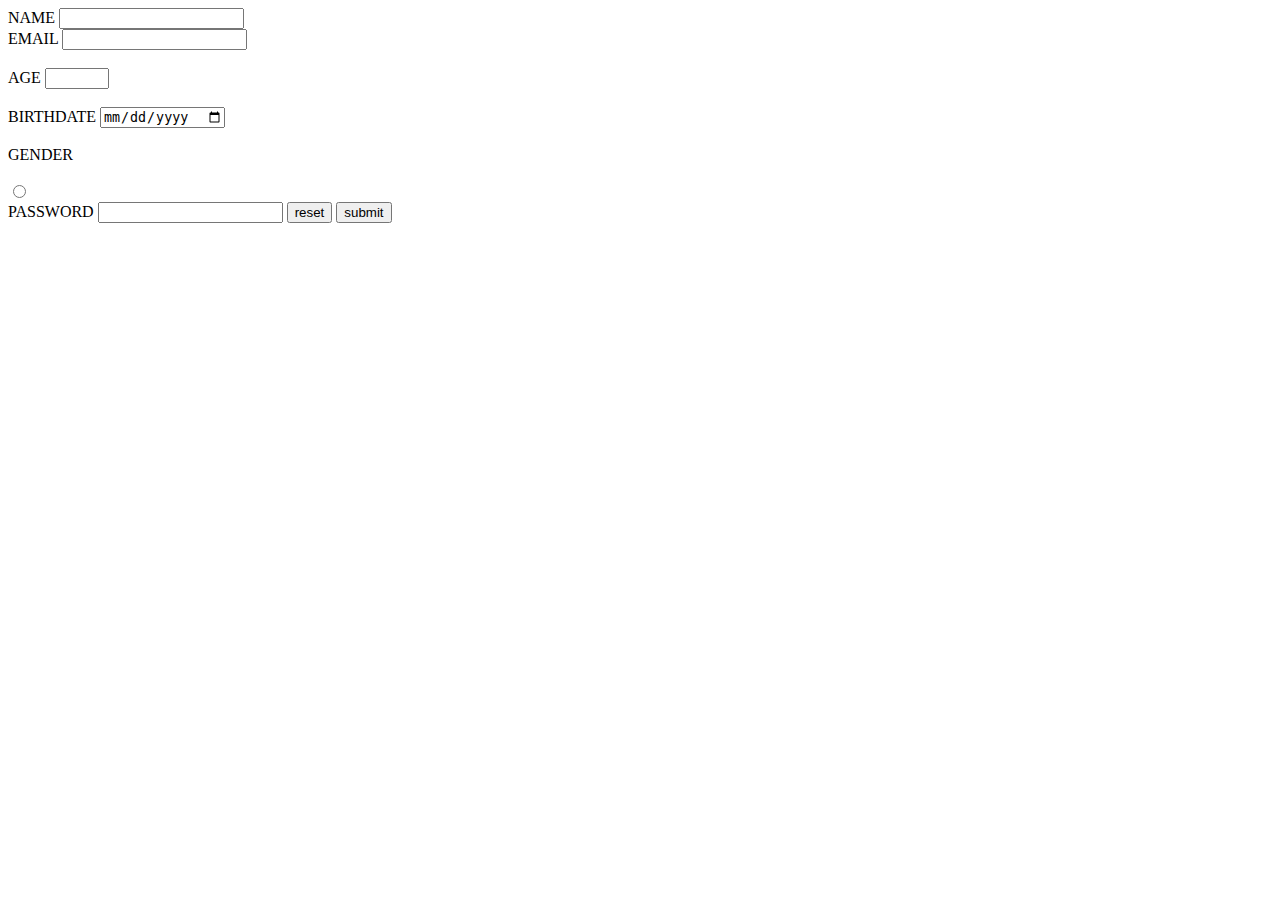
<file: index.html>
<!DOCTYPE html>
<html lang="en">
<head>
    <meta charset="UTF-8">
    <meta http-equiv="X-UA-Compatible" content="IE=edge">
    <meta name="viewport" content="width=device-width, initial-scale=1.0">
    <title>form</title>
</head>
<body>
    <form action="results.html" >
        <div>
            <label for="name">NAME</label>
        <input type="text">
        </div>
        <div>
            <label for="Email">EMAIL</label>
        <input type="text" name="email" id="email" requiredsize="30"><br><br>
        </div>
        <div>
            <label for="AGE">AGE</label>
<input type="number" name="age"  id="date" min="1" max="400" step="1"><br><br>
        </div>
        <div>
            <label for="DATE">BIRTHDATE</label>
<input type="date" name="date" id="date" min="2022-03-25"><br><br>
        </div>
        <div>
            <label for="GENDER">GENDER</label> <br><br>
<input type="radio" name="MALE" id="FEMALE" value="MALE">
        </div>
        <div>
            <label for="">
    PASSWORD
    <input type="password" name="password" required>
    <button type="reset">reset</button>
       <button type="submit">submit</button>
</label>
        </div>
        
         </form>
    
</body>
</html>
</file>
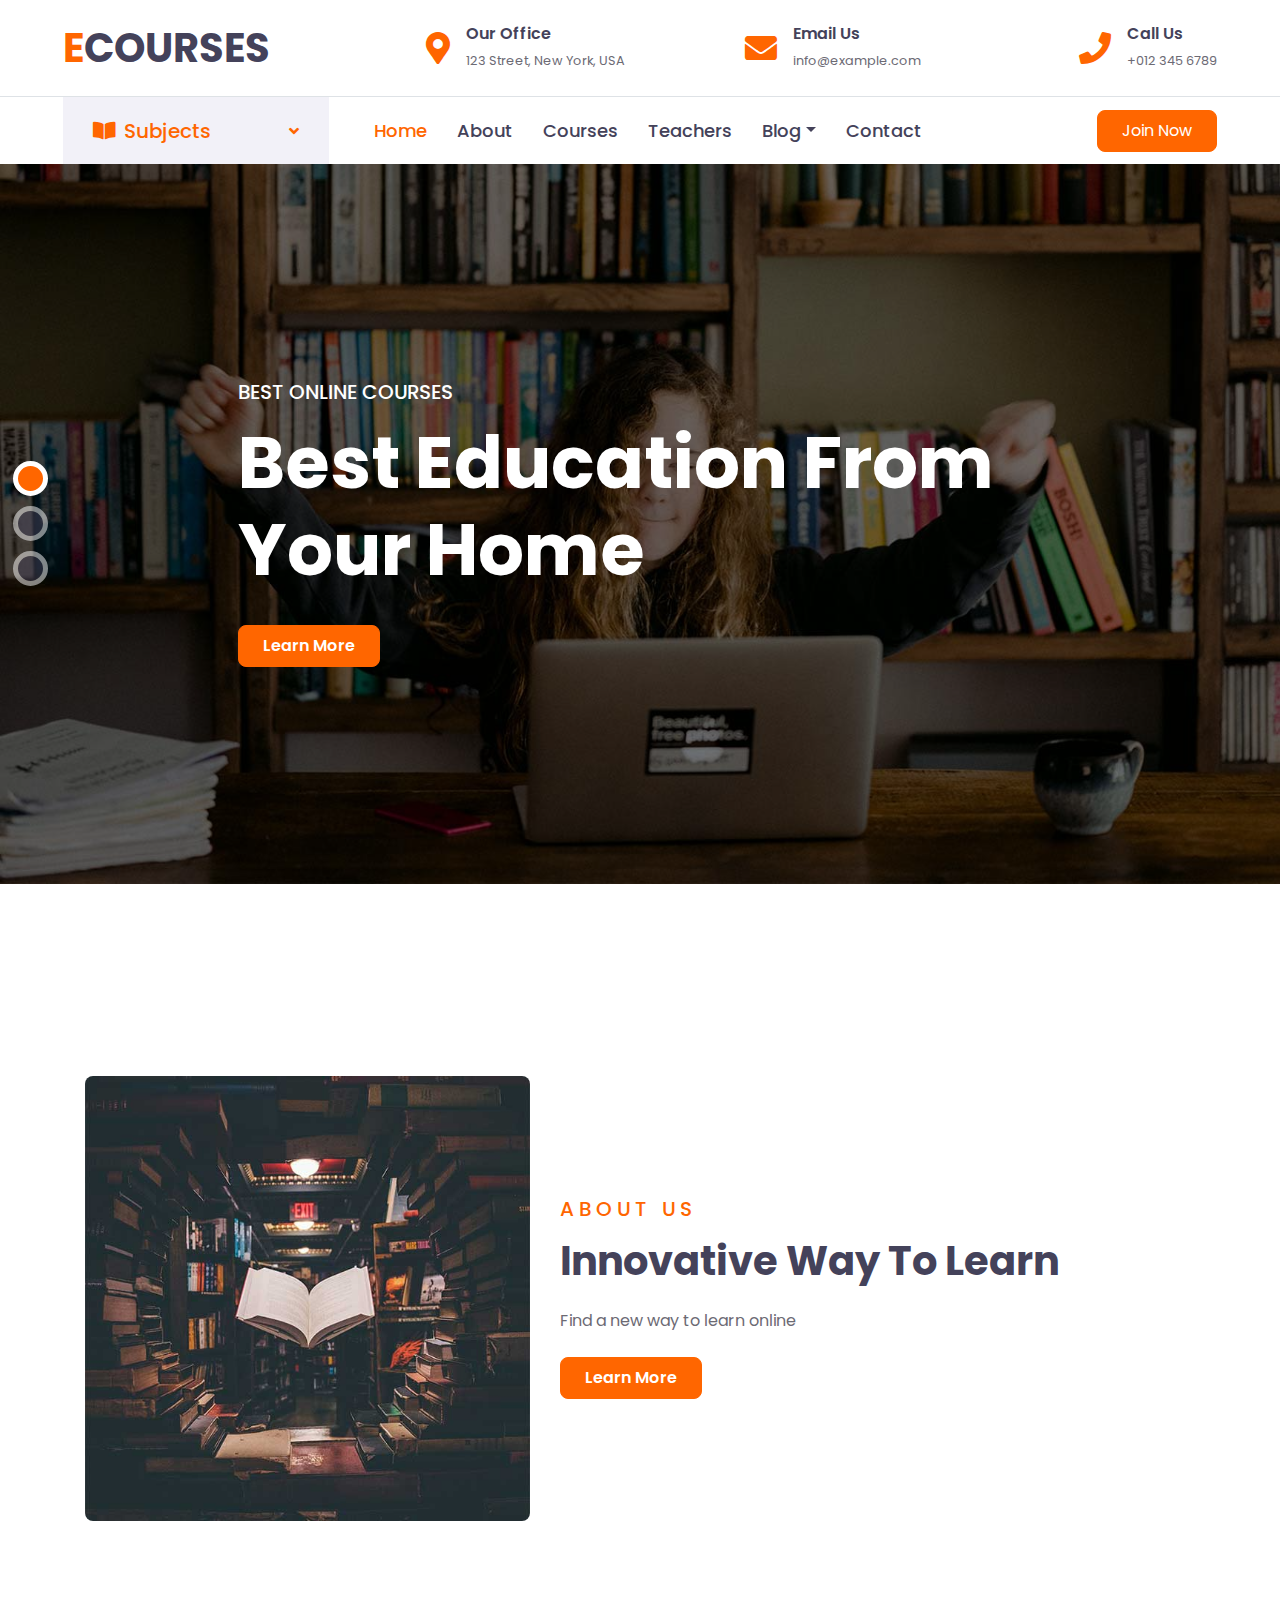
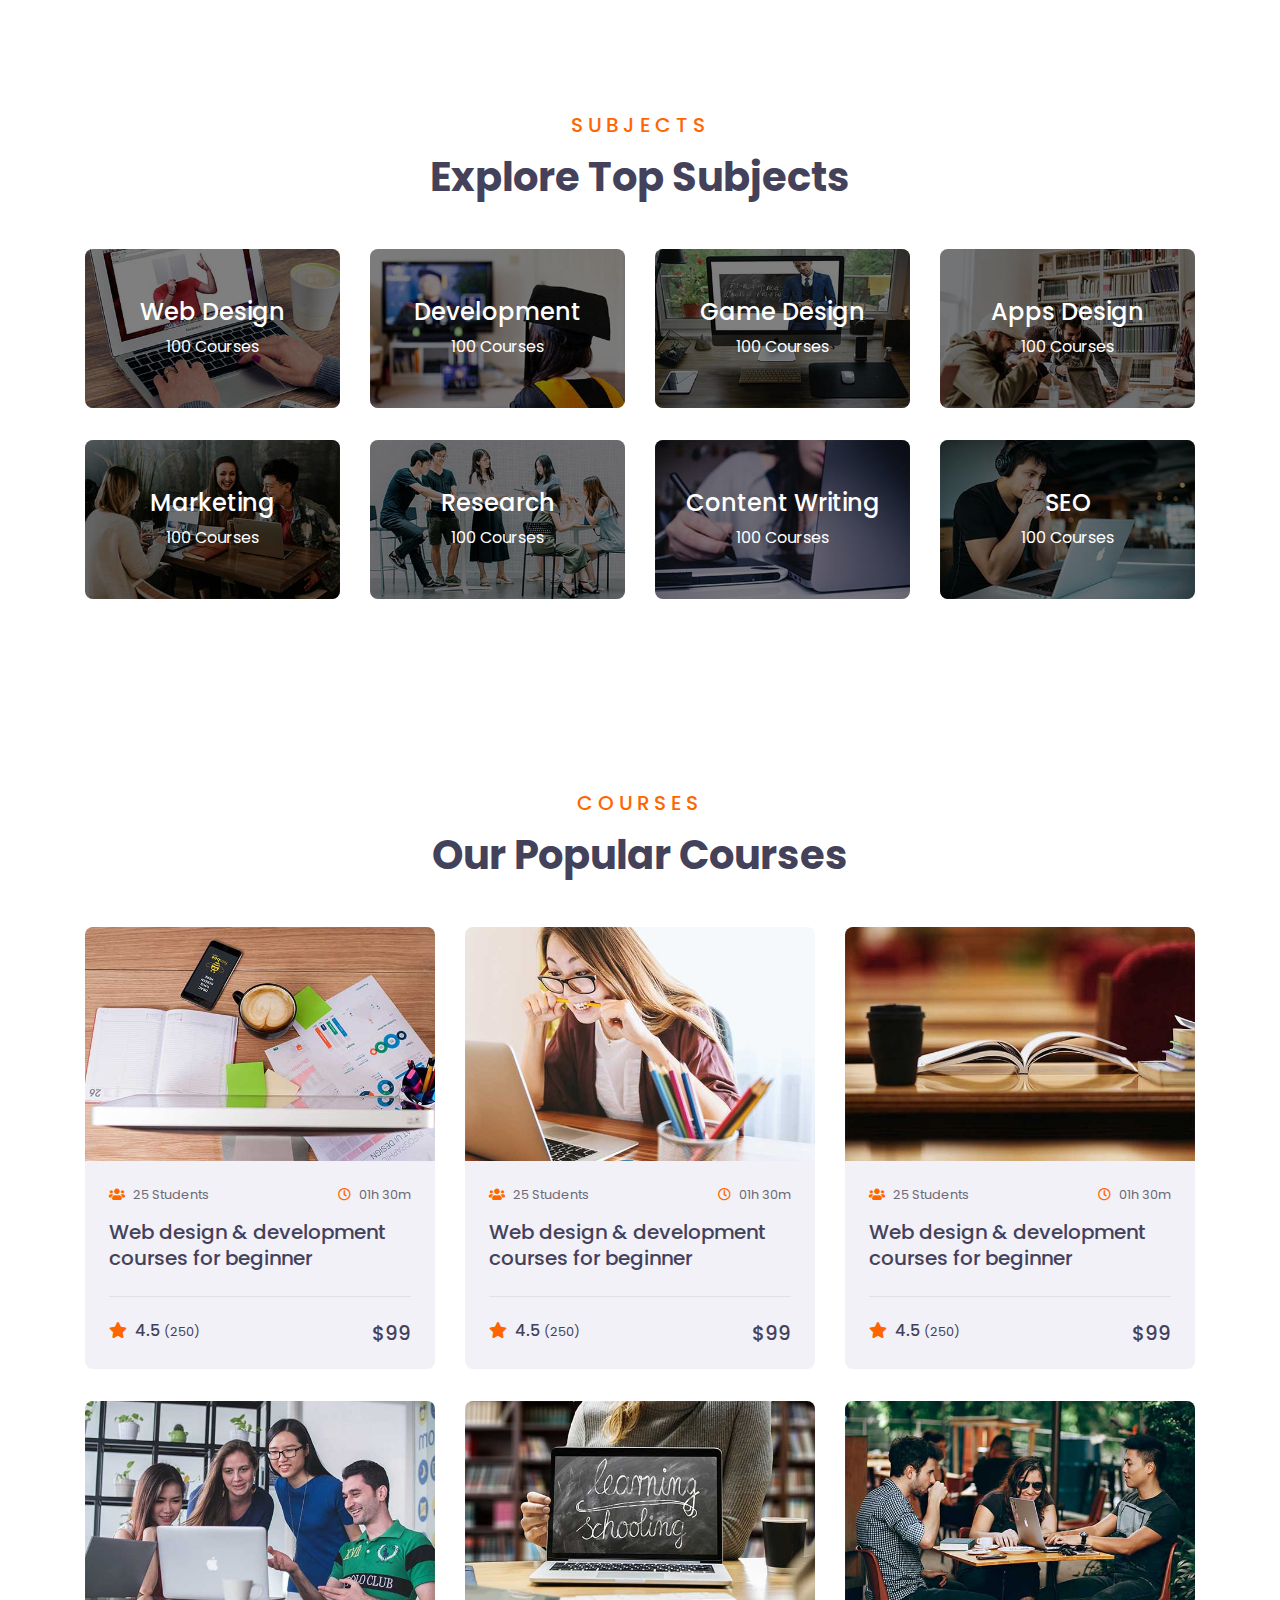
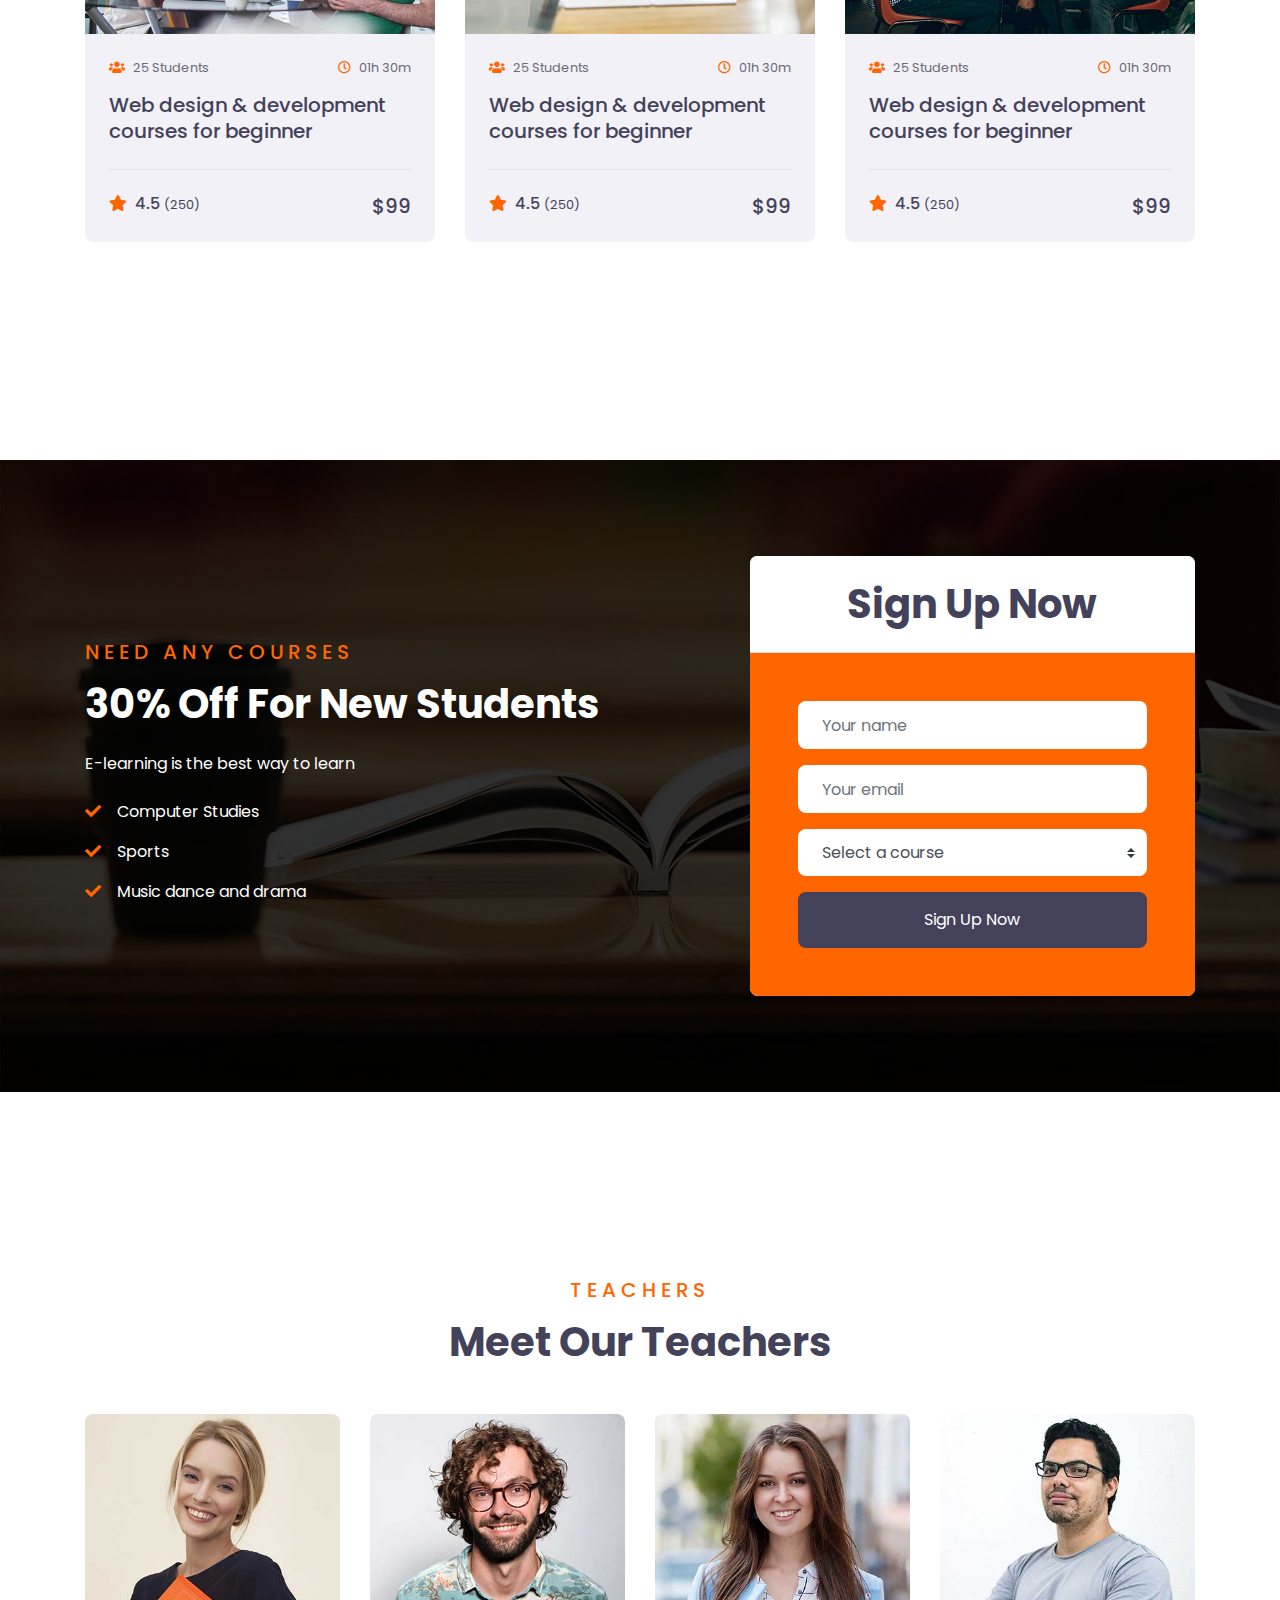
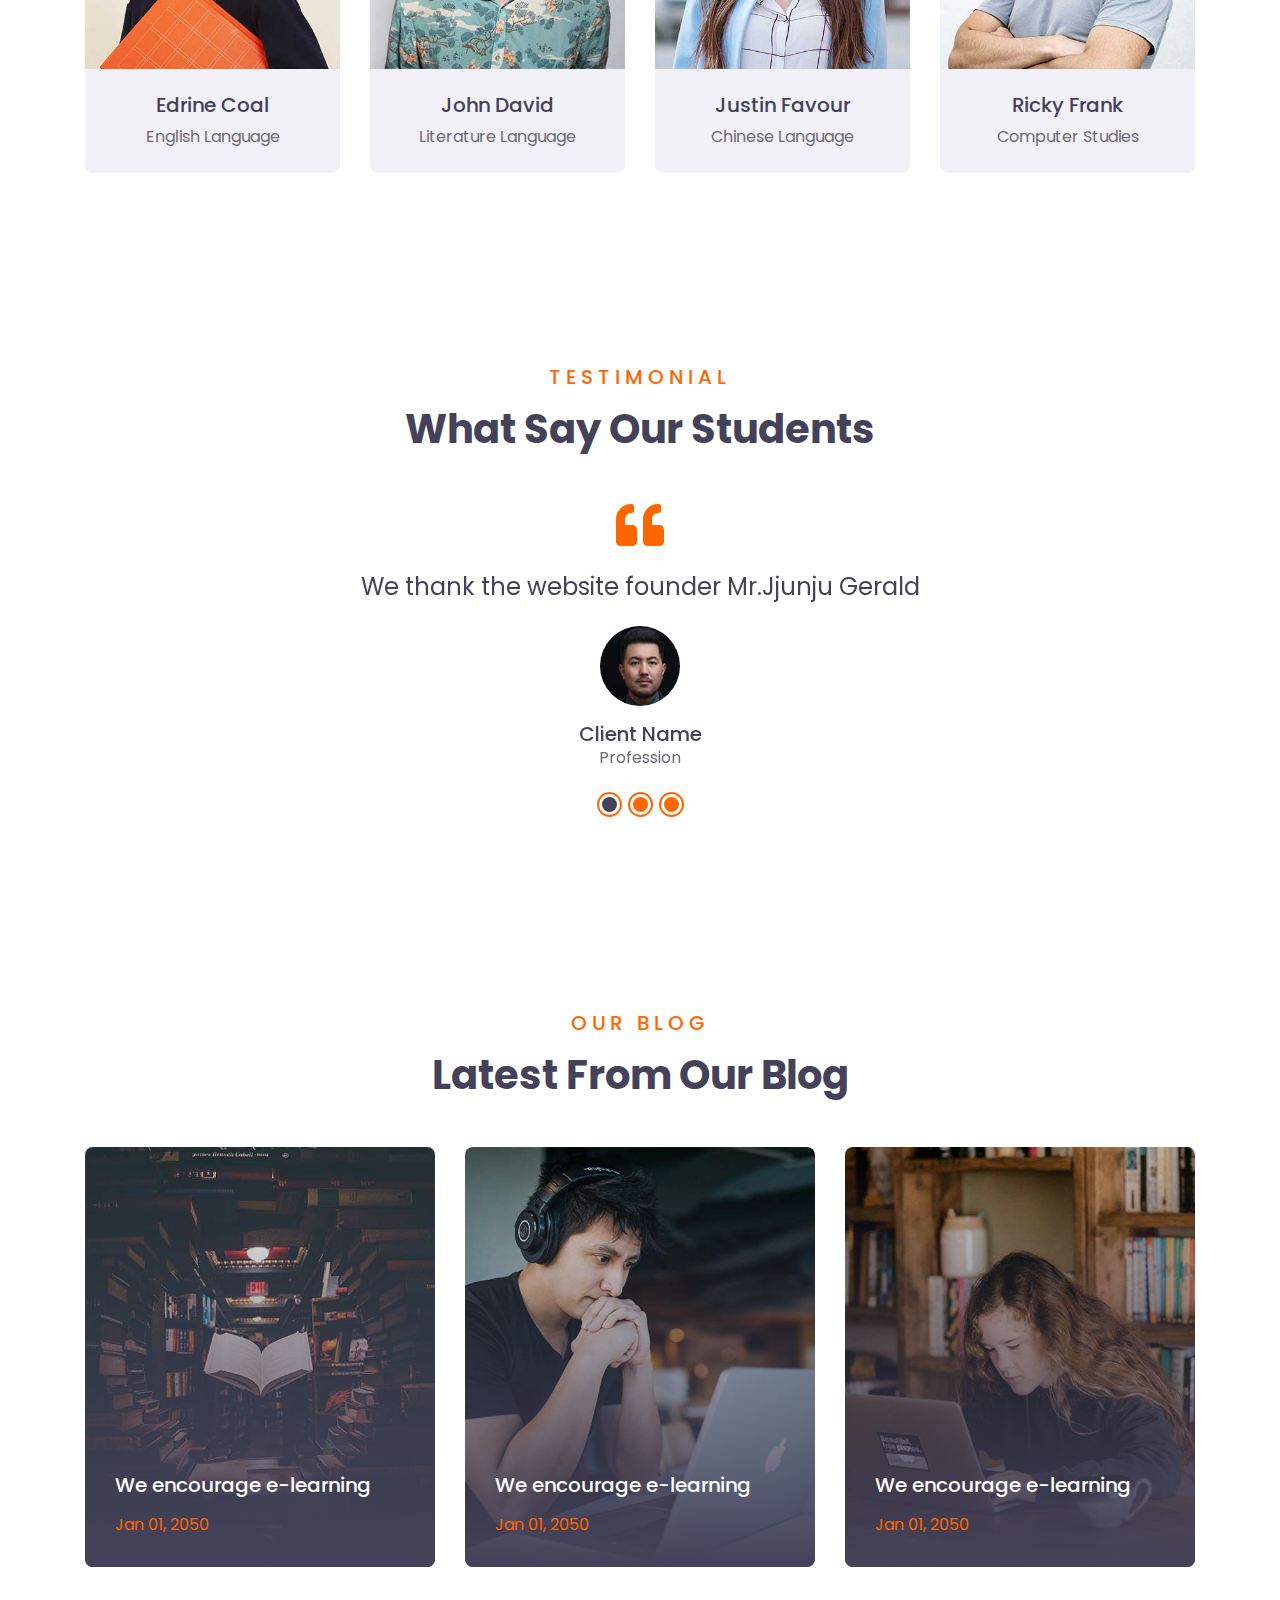
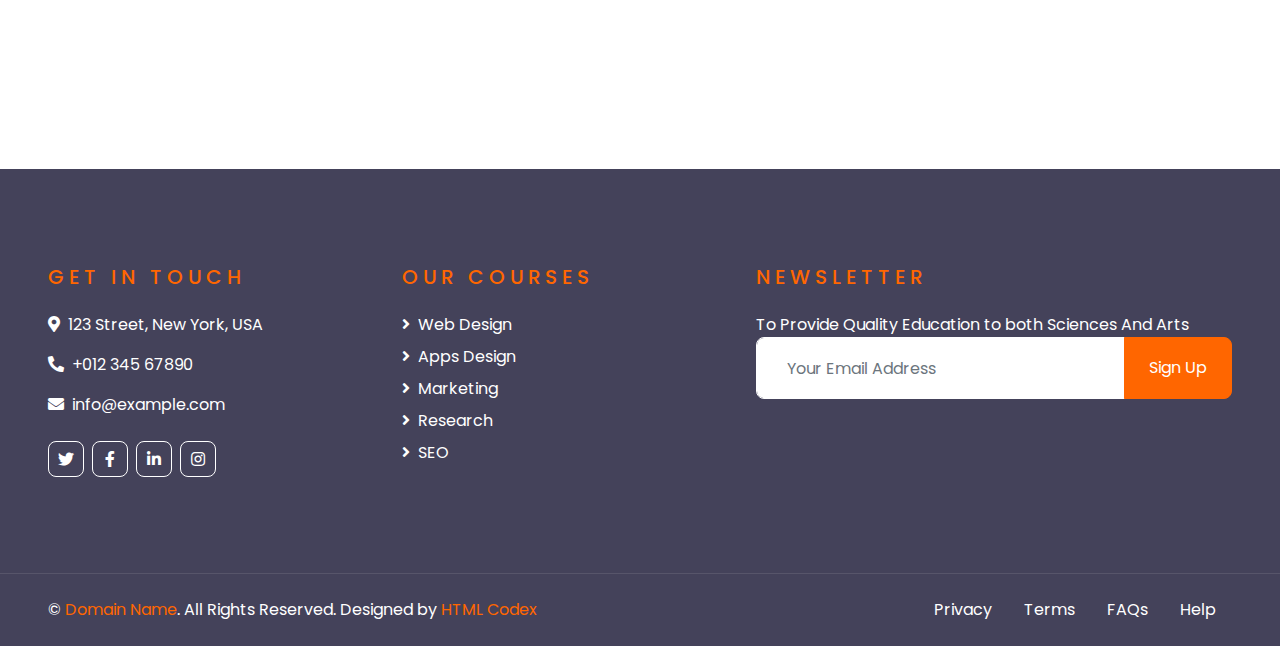
<file: JJUNJU GERALD FINAL WORK/index.html>
<!DOCTYPE html>
<html lang="en">

<head>
    <meta charset="utf-8">
    <title>E-LEARNING</title>
    <meta content="width=device-width, initial-scale=1.0" name="viewport">
    <meta content="Free HTML Templates" name="keywords">
    <meta content="Free HTML Templates" name="description">

    <!-- Favicon -->
    <link href="img/favicon.ico" rel="icon">

    <!-- Google Web Fonts -->
    <link rel="preconnect" href="https://fonts.gstatic.com">
    <link href="https://fonts.googleapis.com/css2?family=Poppins:wght@400;500;600;700&display=swap" rel="stylesheet"> 

    <!-- Font Awesome -->
    <link href="https://cdnjs.cloudflare.com/ajax/libs/font-awesome/5.10.0/css/all.min.css" rel="stylesheet">

    <!-- Libraries Stylesheet -->
    <link href="lib/owlcarousel/assets/owl.carousel.min.css" rel="stylesheet">

    <!-- Customized Bootstrap Stylesheet -->
    <link href="css/style.css" rel="stylesheet">
</head>

<body>
    <!-- Topbar Start -->
    <div class="container-fluid d-none d-lg-block">
        <div class="row align-items-center py-4 px-xl-5">
            <div class="col-lg-3">
                <a href="" class="text-decoration-none">
                    <h1 class="m-0"><span class="text-primary">E</span>COURSES</h1>
                </a>
            </div>
            <div class="col-lg-3 text-right">
                <div class="d-inline-flex align-items-center">
                    <i class="fa fa-2x fa-map-marker-alt text-primary mr-3"></i>
                    <div class="text-left">
                        <h6 class="font-weight-semi-bold mb-1">Our Office</h6>
                        <small>123 Street, New York, USA</small>
                    </div>
                </div>
            </div>
            <div class="col-lg-3 text-right">
                <div class="d-inline-flex align-items-center">
                    <i class="fa fa-2x fa-envelope text-primary mr-3"></i>
                    <div class="text-left">
                        <h6 class="font-weight-semi-bold mb-1">Email Us</h6>
                        <small>info@example.com</small>
                    </div>
                </div>
            </div>
            <div class="col-lg-3 text-right">
                <div class="d-inline-flex align-items-center">
                    <i class="fa fa-2x fa-phone text-primary mr-3"></i>
                    <div class="text-left">
                        <h6 class="font-weight-semi-bold mb-1">Call Us</h6>
                        <small>+012 345 6789</small>
                    </div>
                </div>
            </div>
        </div>
    </div>
    <!-- Topbar End -->


    <!-- Navbar Start -->
    <div class="container-fluid">
        <div class="row border-top px-xl-5">
            <div class="col-lg-3 d-none d-lg-block">
                <a class="d-flex align-items-center justify-content-between bg-secondary w-100 text-decoration-none" data-toggle="collapse" href="#navbar-vertical" style="height: 67px; padding: 0 30px;">
                    <h5 class="text-primary m-0"><i class="fa fa-book-open mr-2"></i>Subjects</h5>
                    <i class="fa fa-angle-down text-primary"></i>
                </a>
                <nav class="collapse position-absolute navbar navbar-vertical navbar-light align-items-start p-0 border border-top-0 border-bottom-0 bg-light" id="navbar-vertical" style="width: calc(100% - 30px); z-index: 9;">
                    <div class="navbar-nav w-100">
                        <div class="nav-item dropdown">
                            <a href="#" class="nav-link" data-toggle="dropdown">Web Design <i class="fa fa-angle-down float-right mt-1"></i></a>
                            <div class="dropdown-menu position-absolute bg-secondary border-0 rounded-0 w-100 m-0">
                                <a href="" class="dropdown-item">HTML</a>
                                <a href="" class="dropdown-item">CSS</a>
                                <a href="" class="dropdown-item">jQuery</a>
                            </div>
                        </div>
                        <a href="" class="nav-item nav-link">Apps Design</a>
                        <a href="" class="nav-item nav-link">Marketing</a>
                        <a href="" class="nav-item nav-link">Research</a>
                        <a href="" class="nav-item nav-link">SEO</a>
                    </div>
                </nav>
            </div>
            <div class="col-lg-9">
                <nav class="navbar navbar-expand-lg bg-light navbar-light py-3 py-lg-0 px-0">
                    <a href="" class="text-decoration-none d-block d-lg-none">
                        <h1 class="m-0"><span class="text-primary">E</span>COURSES</h1>
                    </a>
                    <button type="button" class="navbar-toggler" data-toggle="collapse" data-target="#navbarCollapse">
                        <span class="navbar-toggler-icon"></span>
                    </button>
                    <div class="collapse navbar-collapse justify-content-between" id="navbarCollapse">
                        <div class="navbar-nav py-0">
                            <a href="index.html" class="nav-item nav-link active">Home</a>
                            <a href="about.html" class="nav-item nav-link">About</a>
                            <a href="course.html" class="nav-item nav-link">Courses</a>
                            <a href="teacher.html" class="nav-item nav-link">Teachers</a>
                            <div class="nav-item dropdown">
                                <a href="#" class="nav-link dropdown-toggle" data-toggle="dropdown">Blog</a>
                                <div class="dropdown-menu rounded-0 m-0">
                                    <a href="blog.html" class="dropdown-item">Blog List</a>
                                    <a href="single.html" class="dropdown-item">Blog Detail</a>
                                </div>
                            </div>
                            <a href="contact.html" class="nav-item nav-link">Contact</a>
                        </div>
                        <a class="btn btn-primary py-2 px-4 ml-auto d-none d-lg-block" href="">Join Now</a>
                    </div>
                </nav>
            </div>
        </div>
    </div>
    <!-- Navbar End -->


    <!-- Carousel Start -->
    <div class="container-fluid p-0 pb-5 mb-5">
        <div id="header-carousel" class="carousel slide carousel-fade" data-ride="carousel">
            <ol class="carousel-indicators">
                <li data-target="#header-carousel" data-slide-to="0" class="active"></li>
                <li data-target="#header-carousel" data-slide-to="1"></li>
                <li data-target="#header-carousel" data-slide-to="2"></li>
            </ol>
            <div class="carousel-inner">
                <div class="carousel-item active" style="min-height: 300px;">
                    <img class="position-relative w-100" src="img/carousel-1.jpg" style="min-height: 300px; object-fit: cover;">
                    <div class="carousel-caption d-flex align-items-center justify-content-center">
                        <div class="p-5" style="width: 100%; max-width: 900px;">
                            <h5 class="text-white text-uppercase mb-md-3">Best Online Courses</h5>
                            <h1 class="display-3 text-white mb-md-4">Best Education From Your Home</h1>
                            <a href="" class="btn btn-primary py-md-2 px-md-4 font-weight-semi-bold mt-2">Learn More</a>
                        </div>
                    </div>
                </div>
                <div class="carousel-item" style="min-height: 300px;">
                    <img class="position-relative w-100" src="img/carousel-2.jpg" style="min-height: 300px; object-fit: cover;">
                    <div class="carousel-caption d-flex align-items-center justify-content-center">
                        <div class="p-5" style="width: 100%; max-width: 900px;">
                            <h5 class="text-white text-uppercase mb-md-3">Best Online Courses</h5>
                            <h1 class="display-3 text-white mb-md-4">Best Online Learning Platform</h1>
                            <a href="" class="btn btn-primary py-md-2 px-md-4 font-weight-semi-bold mt-2">Learn More</a>
                        </div>
                    </div>
                </div>
                <div class="carousel-item" style="min-height: 300px;">
                    <img class="position-relative w-100" src="img/carousel-3.jpg" style="min-height: 300px; object-fit: cover;">
                    <div class="carousel-caption d-flex align-items-center justify-content-center">
                        <div class="p-5" style="width: 100%; max-width: 900px;">
                            <h5 class="text-white text-uppercase mb-md-3">Best Online Courses</h5>
                            <h1 class="display-3 text-white mb-md-4">New Way To Learn From Home</h1>
                            <a href="" class="btn btn-primary py-md-2 px-md-4 font-weight-semi-bold mt-2">Learn More</a>
                        </div>
                    </div>
                </div>
            </div>
        </div>
    </div>
    <!-- Carousel End -->


    <!-- About Start -->
    <div class="container-fluid py-5">
        <div class="container py-5">
            <div class="row align-items-center">
                <div class="col-lg-5">
                    <img class="img-fluid rounded mb-4 mb-lg-0" src="img/about.jpg" alt="">
                </div>
                <div class="col-lg-7">
                    <div class="text-left mb-4">
                        <h5 class="text-primary text-uppercase mb-3" style="letter-spacing: 5px;">About Us</h5>
                        <h1>Innovative Way To Learn</h1>
                    </div>
                    <p>Find a new way to learn online</p>
                    <a href="" class="btn btn-primary py-md-2 px-md-4 font-weight-semi-bold mt-2">Learn More</a>
                </div>
            </div>
        </div>
    </div>
    <!-- About End -->


    <!-- Category Start -->
    <div class="container-fluid py-5">
        <div class="container pt-5 pb-3">
            <div class="text-center mb-5">
                <h5 class="text-primary text-uppercase mb-3" style="letter-spacing: 5px;">Subjects</h5>
                <h1>Explore Top Subjects</h1>
            </div>
            <div class="row">
                <div class="col-lg-3 col-md-6 mb-4">
                    <div class="cat-item position-relative overflow-hidden rounded mb-2">
                        <img class="img-fluid" src="img/cat-1.jpg" alt="">
                        <a class="cat-overlay text-white text-decoration-none" href="">
                            <h4 class="text-white font-weight-medium">Web Design</h4>
                            <span>100 Courses</span>
                        </a>
                    </div>
                </div>
                <div class="col-lg-3 col-md-6 mb-4">
                    <div class="cat-item position-relative overflow-hidden rounded mb-2">
                        <img class="img-fluid" src="img/cat-2.jpg" alt="">
                        <a class="cat-overlay text-white text-decoration-none" href="">
                            <h4 class="text-white font-weight-medium">Development</h4>
                            <span>100 Courses</span>
                        </a>
                    </div>
                </div>
                <div class="col-lg-3 col-md-6 mb-4">
                    <div class="cat-item position-relative overflow-hidden rounded mb-2">
                        <img class="img-fluid" src="img/cat-3.jpg" alt="">
                        <a class="cat-overlay text-white text-decoration-none" href="">
                            <h4 class="text-white font-weight-medium">Game Design</h4>
                            <span>100 Courses</span>
                        </a>
                    </div>
                </div>
                <div class="col-lg-3 col-md-6 mb-4">
                    <div class="cat-item position-relative overflow-hidden rounded mb-2">
                        <img class="img-fluid" src="img/cat-4.jpg" alt="">
                        <a class="cat-overlay text-white text-decoration-none" href="">
                            <h4 class="text-white font-weight-medium">Apps Design</h4>
                            <span>100 Courses</span>
                        </a>
                    </div>
                </div>
                <div class="col-lg-3 col-md-6 mb-4">
                    <div class="cat-item position-relative overflow-hidden rounded mb-2">
                        <img class="img-fluid" src="img/cat-5.jpg" alt="">
                        <a class="cat-overlay text-white text-decoration-none" href="">
                            <h4 class="text-white font-weight-medium">Marketing</h4>
                            <span>100 Courses</span>
                        </a>
                    </div>
                </div>
                <div class="col-lg-3 col-md-6 mb-4">
                    <div class="cat-item position-relative overflow-hidden rounded mb-2">
                        <img class="img-fluid" src="img/cat-6.jpg" alt="">
                        <a class="cat-overlay text-white text-decoration-none" href="">
                            <h4 class="text-white font-weight-medium">Research</h4>
                            <span>100 Courses</span>
                        </a>
                    </div>
                </div>
                <div class="col-lg-3 col-md-6 mb-4">
                    <div class="cat-item position-relative overflow-hidden rounded mb-2">
                        <img class="img-fluid" src="img/cat-7.jpg" alt="">
                        <a class="cat-overlay text-white text-decoration-none" href="">
                            <h4 class="text-white font-weight-medium">Content Writing</h4>
                            <span>100 Courses</span>
                        </a>
                    </div>
                </div>
                <div class="col-lg-3 col-md-6 mb-4">
                    <div class="cat-item position-relative overflow-hidden rounded mb-2">
                        <img class="img-fluid" src="img/cat-8.jpg" alt="">
                        <a class="cat-overlay text-white text-decoration-none" href="">
                            <h4 class="text-white font-weight-medium">SEO</h4>
                            <span>100 Courses</span>
                        </a>
                    </div>
                </div>
            </div>
        </div>
    </div>
    <!-- Category Start -->


    <!-- Courses Start -->
    <div class="container-fluid py-5">
        <div class="container py-5">
            <div class="text-center mb-5">
                <h5 class="text-primary text-uppercase mb-3" style="letter-spacing: 5px;">Courses</h5>
                <h1>Our Popular Courses</h1>
            </div>
            <div class="row">
                <div class="col-lg-4 col-md-6 mb-4">
                    <div class="rounded overflow-hidden mb-2">
                        <img class="img-fluid" src="img/course-1.jpg" alt="">
                        <div class="bg-secondary p-4">
                            <div class="d-flex justify-content-between mb-3">
                                <small class="m-0"><i class="fa fa-users text-primary mr-2"></i>25 Students</small>
                                <small class="m-0"><i class="far fa-clock text-primary mr-2"></i>01h 30m</small>
                            </div>
                            <a class="h5" href="">Web design & development courses for beginner</a>
                            <div class="border-top mt-4 pt-4">
                                <div class="d-flex justify-content-between">
                                    <h6 class="m-0"><i class="fa fa-star text-primary mr-2"></i>4.5 <small>(250)</small></h6>
                                    <h5 class="m-0">$99</h5>
                                </div>
                            </div>
                        </div>
                    </div>
                </div>
                <div class="col-lg-4 col-md-6 mb-4">
                    <div class="rounded overflow-hidden mb-2">
                        <img class="img-fluid" src="img/course-2.jpg" alt="">
                        <div class="bg-secondary p-4">
                            <div class="d-flex justify-content-between mb-3">
                                <small class="m-0"><i class="fa fa-users text-primary mr-2"></i>25 Students</small>
                                <small class="m-0"><i class="far fa-clock text-primary mr-2"></i>01h 30m</small>
                            </div>
                            <a class="h5" href="">Web design & development courses for beginner</a>
                            <div class="border-top mt-4 pt-4">
                                <div class="d-flex justify-content-between">
                                    <h6 class="m-0"><i class="fa fa-star text-primary mr-2"></i>4.5 <small>(250)</small></h6>
                                    <h5 class="m-0">$99</h5>
                                </div>
                            </div>
                        </div>
                    </div>
                </div>
                <div class="col-lg-4 col-md-6 mb-4">
                    <div class="rounded overflow-hidden mb-2">
                        <img class="img-fluid" src="img/course-3.jpg" alt="">
                        <div class="bg-secondary p-4">
                            <div class="d-flex justify-content-between mb-3">
                                <small class="m-0"><i class="fa fa-users text-primary mr-2"></i>25 Students</small>
                                <small class="m-0"><i class="far fa-clock text-primary mr-2"></i>01h 30m</small>
                            </div>
                            <a class="h5" href="">Web design & development courses for beginner</a>
                            <div class="border-top mt-4 pt-4">
                                <div class="d-flex justify-content-between">
                                    <h6 class="m-0"><i class="fa fa-star text-primary mr-2"></i>4.5 <small>(250)</small></h6>
                                    <h5 class="m-0">$99</h5>
                                </div>
                            </div>
                        </div>
                    </div>
                </div>
                <div class="col-lg-4 col-md-6 mb-4">
                    <div class="rounded overflow-hidden mb-2">
                        <img class="img-fluid" src="img/course-4.jpg" alt="">
                        <div class="bg-secondary p-4">
                            <div class="d-flex justify-content-between mb-3">
                                <small class="m-0"><i class="fa fa-users text-primary mr-2"></i>25 Students</small>
                                <small class="m-0"><i class="far fa-clock text-primary mr-2"></i>01h 30m</small>
                            </div>
                            <a class="h5" href="">Web design & development courses for beginner</a>
                            <div class="border-top mt-4 pt-4">
                                <div class="d-flex justify-content-between">
                                    <h6 class="m-0"><i class="fa fa-star text-primary mr-2"></i>4.5 <small>(250)</small></h6>
                                    <h5 class="m-0">$99</h5>
                                </div>
                            </div>
                        </div>
                    </div>
                </div>
                <div class="col-lg-4 col-md-6 mb-4">
                    <div class="rounded overflow-hidden mb-2">
                        <img class="img-fluid" src="img/course-5.jpg" alt="">
                        <div class="bg-secondary p-4">
                            <div class="d-flex justify-content-between mb-3">
                                <small class="m-0"><i class="fa fa-users text-primary mr-2"></i>25 Students</small>
                                <small class="m-0"><i class="far fa-clock text-primary mr-2"></i>01h 30m</small>
                            </div>
                            <a class="h5" href="">Web design & development courses for beginner</a>
                            <div class="border-top mt-4 pt-4">
                                <div class="d-flex justify-content-between">
                                    <h6 class="m-0"><i class="fa fa-star text-primary mr-2"></i>4.5 <small>(250)</small></h6>
                                    <h5 class="m-0">$99</h5>
                                </div>
                            </div>
                        </div>
                    </div>
                </div>
                <div class="col-lg-4 col-md-6 mb-4">
                    <div class="rounded overflow-hidden mb-2">
                        <img class="img-fluid" src="img/course-6.jpg" alt="">
                        <div class="bg-secondary p-4">
                            <div class="d-flex justify-content-between mb-3">
                                <small class="m-0"><i class="fa fa-users text-primary mr-2"></i>25 Students</small>
                                <small class="m-0"><i class="far fa-clock text-primary mr-2"></i>01h 30m</small>
                            </div>
                            <a class="h5" href="">Web design & development courses for beginner</a>
                            <div class="border-top mt-4 pt-4">
                                <div class="d-flex justify-content-between">
                                    <h6 class="m-0"><i class="fa fa-star text-primary mr-2"></i>4.5 <small>(250)</small></h6>
                                    <h5 class="m-0">$99</h5>
                                </div>
                            </div>
                        </div>
                    </div>
                </div>
            </div>
        </div>
    </div>
    <!-- Courses End -->


    <!-- Registration Start -->
    <div class="container-fluid bg-registration py-5" style="margin: 90px 0;">
        <div class="container py-5">
            <div class="row align-items-center">
                <div class="col-lg-7 mb-5 mb-lg-0">
                    <div class="mb-4">
                        <h5 class="text-primary text-uppercase mb-3" style="letter-spacing: 5px;">Need Any Courses</h5>
                        <h1 class="text-white">30% Off For New Students</h1>
                    </div>
                    <p class="text-white"> E-learning is the best way to learn
                        </p>
                    <ul class="list-inline text-white m-0">
                        <li class="py-2"><i class="fa fa-check text-primary mr-3"></i>Computer Studies</li>
                        <li class="py-2"><i class="fa fa-check text-primary mr-3"></i>Sports</li>
                        <li class="py-2"><i class="fa fa-check text-primary mr-3"></i>Music dance and drama</li>
                    </ul>
                </div>
                <div class="col-lg-5">
                    <div class="card border-0">
                        <div class="card-header bg-light text-center p-4">
                            <h1 class="m-0">Sign Up Now</h1>
                        </div>
                        <div class="card-body rounded-bottom bg-primary p-5">
                            <form>
                                <div class="form-group">
                                    <input type="text" class="form-control border-0 p-4" placeholder="Your name" required="required" />
                                </div>
                                <div class="form-group">
                                    <input type="email" class="form-control border-0 p-4" placeholder="Your email" required="required" />
                                </div>
                                <div class="form-group">
                                    <select class="custom-select border-0 px-4" style="height: 47px;">
                                        <option selected>Select a course</option>
                                        <option value="1">Course 1</option>
                                        <option value="2">Course 1</option>
                                        <option value="3">Course 1</option>
                                    </select>
                                </div>
                                <div>
                                    <button class="btn btn-dark btn-block border-0 py-3" type="submit">Sign Up Now</button>
                                </div>
                            </form>
                        </div>
                    </div>
                </div>
            </div>
        </div>
    </div>
    <!-- Registration End -->


    <!-- Team Start -->
    <div class="container-fluid py-5">
        <div class="container pt-5 pb-3">
            <div class="text-center mb-5">
                <h5 class="text-primary text-uppercase mb-3" style="letter-spacing: 5px;">Teachers</h5>
                <h1>Meet Our Teachers</h1>
            </div>
            <div class="row">
                <div class="col-md-6 col-lg-3 text-center team mb-4">
                    <div class="team-item rounded overflow-hidden mb-2">
                        <div class="team-img position-relative">
                            <img class="img-fluid" src="img/team-1.jpg" alt="">
                            <div class="team-social">
                                <a class="btn btn-outline-light btn-square mx-1" href="#"><i class="fab fa-twitter"></i></a>
                                <a class="btn btn-outline-light btn-square mx-1" href="#"><i class="fab fa-facebook-f"></i></a>
                                <a class="btn btn-outline-light btn-square mx-1" href="#"><i class="fab fa-linkedin-in"></i></a>
                            </div>
                        </div>
                        <div class="bg-secondary p-4">
                            <h5>Edrine Coal</h5>
                            <p class="m-0">English Language</p>
                        </div>
                    </div>
                </div>
                <div class="col-md-6 col-lg-3 text-center team mb-4">
                    <div class="team-item rounded overflow-hidden mb-2">
                        <div class="team-img position-relative">
                            <img class="img-fluid" src="img/team-2.jpg" alt="">
                            <div class="team-social">
                                <a class="btn btn-outline-light btn-square mx-1" href="#"><i class="fab fa-twitter"></i></a>
                                <a class="btn btn-outline-light btn-square mx-1" href="#"><i class="fab fa-facebook-f"></i></a>
                                <a class="btn btn-outline-light btn-square mx-1" href="#"><i class="fab fa-linkedin-in"></i></a>
                            </div>
                        </div>
                        <div class="bg-secondary p-4">
                            <h5>John David</h5>
                            <p class="m-0">Literature Language</p>
                        </div>
                    </div>
                </div>
                <div class="col-md-6 col-lg-3 text-center team mb-4">
                    <div class="team-item rounded overflow-hidden mb-2">
                        <div class="team-img position-relative">
                            <img class="img-fluid" src="img/team-3.jpg" alt="">
                            <div class="team-social">
                                <a class="btn btn-outline-light btn-square mx-1" href="#"><i class="fab fa-twitter"></i></a>
                                <a class="btn btn-outline-light btn-square mx-1" href="#"><i class="fab fa-facebook-f"></i></a>
                                <a class="btn btn-outline-light btn-square mx-1" href="#"><i class="fab fa-linkedin-in"></i></a>
                            </div>
                        </div>
                        <div class="bg-secondary p-4">
                            <h5>Justin Favour</h5>
                            <p class="m-0">Chinese Language</p>
                        </div>
                    </div>
                </div>
                <div class="col-md-6 col-lg-3 text-center team mb-4">
                    <div class="team-item rounded overflow-hidden mb-2">
                        <div class="team-img position-relative">
                            <img class="img-fluid" src="img/team-4.jpg" alt="">
                            <div class="team-social">
                                <a class="btn btn-outline-light btn-square mx-1" href="#"><i class="fab fa-twitter"></i></a>
                                <a class="btn btn-outline-light btn-square mx-1" href="#"><i class="fab fa-facebook-f"></i></a>
                                <a class="btn btn-outline-light btn-square mx-1" href="#"><i class="fab fa-linkedin-in"></i></a>
                            </div>
                        </div>
                        <div class="bg-secondary p-4">
                            <h5>Ricky Frank</h5>
                            <p class="m-0">Computer Studies</p>
                        </div>
                    </div>
                </div>
            </div>
        </div>
    </div>
    <!-- Team End -->


    <!-- Testimonial Start -->
    <div class="container-fluid py-5">
        <div class="container py-5">
            <div class="text-center mb-5">
                <h5 class="text-primary text-uppercase mb-3" style="letter-spacing: 5px;">Testimonial</h5>
                <h1>What Say Our Students</h1>
            </div>
            <div class="row justify-content-center">
                <div class="col-lg-8">
                    <div class="owl-carousel testimonial-carousel">
                        <div class="text-center">
                            <i class="fa fa-3x fa-quote-left text-primary mb-4"></i>
                            <h4 class="font-weight-normal mb-4">We thank the website founder Mr.Jjunju Gerald</h4>
                            <img class="img-fluid mx-auto mb-3" src="img/testimonial-1.jpg" alt="">
                            <h5 class="m-0">Client Name</h5>
                            <span>Profession</span>
                        </div>
                        <div class="text-center">
                            <i class="fa fa-3x fa-quote-left text-primary mb-4"></i>
                            <h4 class="font-weight-normal mb-4">We thank the website founder Mr.Jjunju Gerald</h4>
                            <img class="img-fluid mx-auto mb-3" src="img/testimonial-2.jpg" alt="">
                            <h5 class="m-0">Client Name</h5>
                            <span>Profession</span>
                        </div>
                        <div class="text-center">
                            <i class="fa fa-3x fa-quote-left text-primary mb-4"></i>
                            <h4 class="font-weight-normal mb-4">We thank the website founder Mr.Jjunju Gerald</h4>
                            <img class="img-fluid mx-auto mb-3" src="img/testimonial-3.jpg" alt="">
                            <h5 class="m-0">Client Name</h5>
                            <span>Profession</span>
                        </div>
                    </div>
                </div>
            </div>
        </div>
    </div>
    <!-- Testimonial End -->


    <!-- Blog Start -->
    <div class="container-fluid py-5">
        <div class="container pt-5 pb-3">
            <div class="text-center mb-5">
                <h5 class="text-primary text-uppercase mb-3" style="letter-spacing: 5px;">Our Blog</h5>
                <h1>Latest From Our Blog</h1>
            </div>
            <div class="row pb-3">
                <div class="col-lg-4 mb-4">
                    <div class="blog-item position-relative overflow-hidden rounded mb-2">
                        <img class="img-fluid" src="img/blog-1.jpg" alt="">
                        <a class="blog-overlay text-decoration-none" href="">
                            <h5 class="text-white mb-3">We encourage e-learning</h5>
                            <p class="text-primary m-0">Jan 01, 2050</p>
                        </a>
                    </div>
                </div>
                <div class="col-lg-4 mb-4">
                    <div class="blog-item position-relative overflow-hidden rounded mb-2">
                        <img class="img-fluid" src="img/blog-2.jpg" alt="">
                        <a class="blog-overlay text-decoration-none" href="">
                            <h5 class="text-white mb-3">We encourage e-learning</h5>
                            <p class="text-primary m-0">Jan 01, 2050</p>
                        </a>
                    </div>
                </div>
                <div class="col-lg-4 mb-4">
                    <div class="blog-item position-relative overflow-hidden rounded mb-2">
                        <img class="img-fluid" src="img/blog-3.jpg" alt="">
                        <a class="blog-overlay text-decoration-none" href="">
                            <h5 class="text-white mb-3">We encourage e-learning</h5>
                            <p class="text-primary m-0">Jan 01, 2050</p>
                        </a>
                    </div>
                </div>
            </div>
        </div>
    </div>
    <!-- Blog End -->


    <!-- Footer Start -->
    <div class="container-fluid bg-dark text-white py-5 px-sm-3 px-lg-5" style="margin-top: 90px;">
        <div class="row pt-5">
            <div class="col-lg-7 col-md-12">
                <div class="row">
                    <div class="col-md-6 mb-5">
                        <h5 class="text-primary text-uppercase mb-4" style="letter-spacing: 5px;">Get In Touch</h5>
                        <p><i class="fa fa-map-marker-alt mr-2"></i>123 Street, New York, USA</p>
                        <p><i class="fa fa-phone-alt mr-2"></i>+012 345 67890</p>
                        <p><i class="fa fa-envelope mr-2"></i>info@example.com</p>
                        <div class="d-flex justify-content-start mt-4">
                            <a class="btn btn-outline-light btn-square mr-2" href="#"><i class="fab fa-twitter"></i></a>
                            <a class="btn btn-outline-light btn-square mr-2" href="#"><i class="fab fa-facebook-f"></i></a>
                            <a class="btn btn-outline-light btn-square mr-2" href="#"><i class="fab fa-linkedin-in"></i></a>
                            <a class="btn btn-outline-light btn-square" href="#"><i class="fab fa-instagram"></i></a>
                        </div>
                    </div>
                    <div class="col-md-6 mb-5">
                        <h5 class="text-primary text-uppercase mb-4" style="letter-spacing: 5px;">Our Courses</h5>
                        <div class="d-flex flex-column justify-content-start">
                            <a class="text-white mb-2" href="#"><i class="fa fa-angle-right mr-2"></i>Web Design</a>
                            <a class="text-white mb-2" href="#"><i class="fa fa-angle-right mr-2"></i>Apps Design</a>
                            <a class="text-white mb-2" href="#"><i class="fa fa-angle-right mr-2"></i>Marketing</a>
                            <a class="text-white mb-2" href="#"><i class="fa fa-angle-right mr-2"></i>Research</a>
                            <a class="text-white" href="#"><i class="fa fa-angle-right mr-2"></i>SEO</a>
                        </div>
                    </div>
                </div>
            </div>
            <div class="col-lg-5 col-md-12 mb-5">
                <h5 class="text-primary text-uppercase mb-4" style="letter-spacing: 5px;">Newsletter</h5>
</p> To Provide Quality Education to both Sciences And Arts
                <div class="w-100">
                    <div class="input-group">
                        <input type="text" class="form-control border-light" style="padding: 30px;" placeholder="Your Email Address">
                        <div class="input-group-append">
                            <button class="btn btn-primary px-4">Sign Up</button>
                        </div>
                    </div>
                </div>
            </div>
        </div>
    </div>
    <div class="container-fluid bg-dark text-white border-top py-4 px-sm-3 px-md-5" style="border-color: rgba(256, 256, 256, .1) !important;">
        <div class="row">
            <div class="col-lg-6 text-center text-md-left mb-3 mb-md-0">
                <p class="m-0 text-white">&copy; <a href="#">Domain Name</a>. All Rights Reserved. Designed by <a href="https://htmlcodex.com">HTML Codex</a>
                </p>
            </div>
            <div class="col-lg-6 text-center text-md-right">
                <ul class="nav d-inline-flex">
                    <li class="nav-item">
                        <a class="nav-link text-white py-0" href="#">Privacy</a>
                    </li>
                    <li class="nav-item">
                        <a class="nav-link text-white py-0" href="#">Terms</a>
                    </li>
                    <li class="nav-item">
                        <a class="nav-link text-white py-0" href="#">FAQs</a>
                    </li>
                    <li class="nav-item">
                        <a class="nav-link text-white py-0" href="#">Help</a>
                    </li>
                </ul>
            </div>
        </div>
    </div>
    <!-- Footer End -->


    <!-- Back to Top -->
    <a href="#" class="btn btn-lg btn-primary btn-lg-square back-to-top"><i class="fa fa-angle-double-up"></i></a>


    <!-- JavaScript Libraries -->
    <script src="https://code.jquery.com/jquery-3.4.1.min.js"></script>
    <script src="https://stackpath.bootstrapcdn.com/bootstrap/4.4.1/js/bootstrap.bundle.min.js"></script>
    <script src="lib/easing/easing.min.js"></script>
    <script src="lib/owlcarousel/owl.carousel.min.js"></script>

    <!-- Contact Javascript File -->
    <script src="mail/jqBootstrapValidation.min.js"></script>
    <script src="mail/contact.js"></script>

    <!-- Template Javascript -->
    <script src="js/main.js"></script>
</body>

</html>
</file>
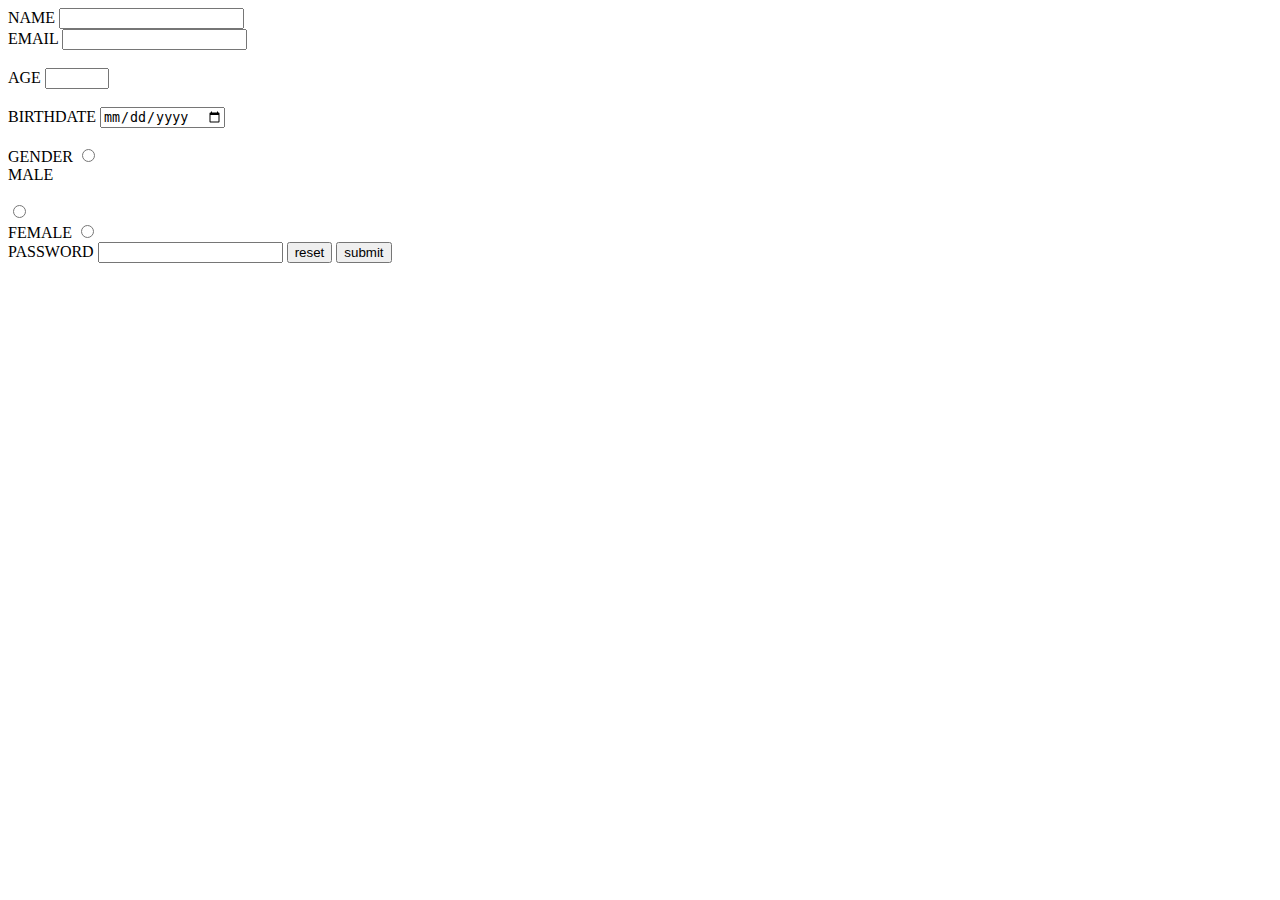
<file: form.html>
<!DOCTYPE html>
<html lang="en">
<head>
    <meta charset="UTF-8">
    <meta http-equiv="X-UA-Compatible" content="IE=edge">
    <meta name="viewport" content="width=device-width, initial-scale=1.0">
    <title>form</title>
</head>
<body>
    <form action="results.html" >
        <div>
            <label for="name">NAME</label>
        <input type="text">
        </div>
        <div>
            <label for="Email">EMAIL</label>
        <input type="text" name="email" id="email" requiredsize="30"><br><br>
        </div>
        <div>
            <label for="AGE">AGE</label>
<input type="number" name="age"  id="date" min="1" max="400" step="1"><br><br>
        </div>
        <div>
            <label for="DATE">BIRTHDATE</label>
<input type="date" name="date" id="date" min="2022-03-25"><br><br>
        </div>
        <label for="GENDER">GENDER</label>
        <input type="radio" name="gender">
        <div>
            <label for="GENDER">MALE</label> <br><br>
<input type="radio" name="MALE" id="MALE" value="MALE">
        </div>
        <div>
            <Label for="GENDER">FEMALE</Label>
        <input type="radio" name="FEMALE" id="MALE" value="MALE">
        </div>
        
        <div>
            <label for="">
    PASSWORD
    <input type="password" name="password" required>
    <button type="reset">reset</button>
       <button type="submit">submit</button>
</label>
        </div>
        
         </form>
    
</body>
</html>
</file>
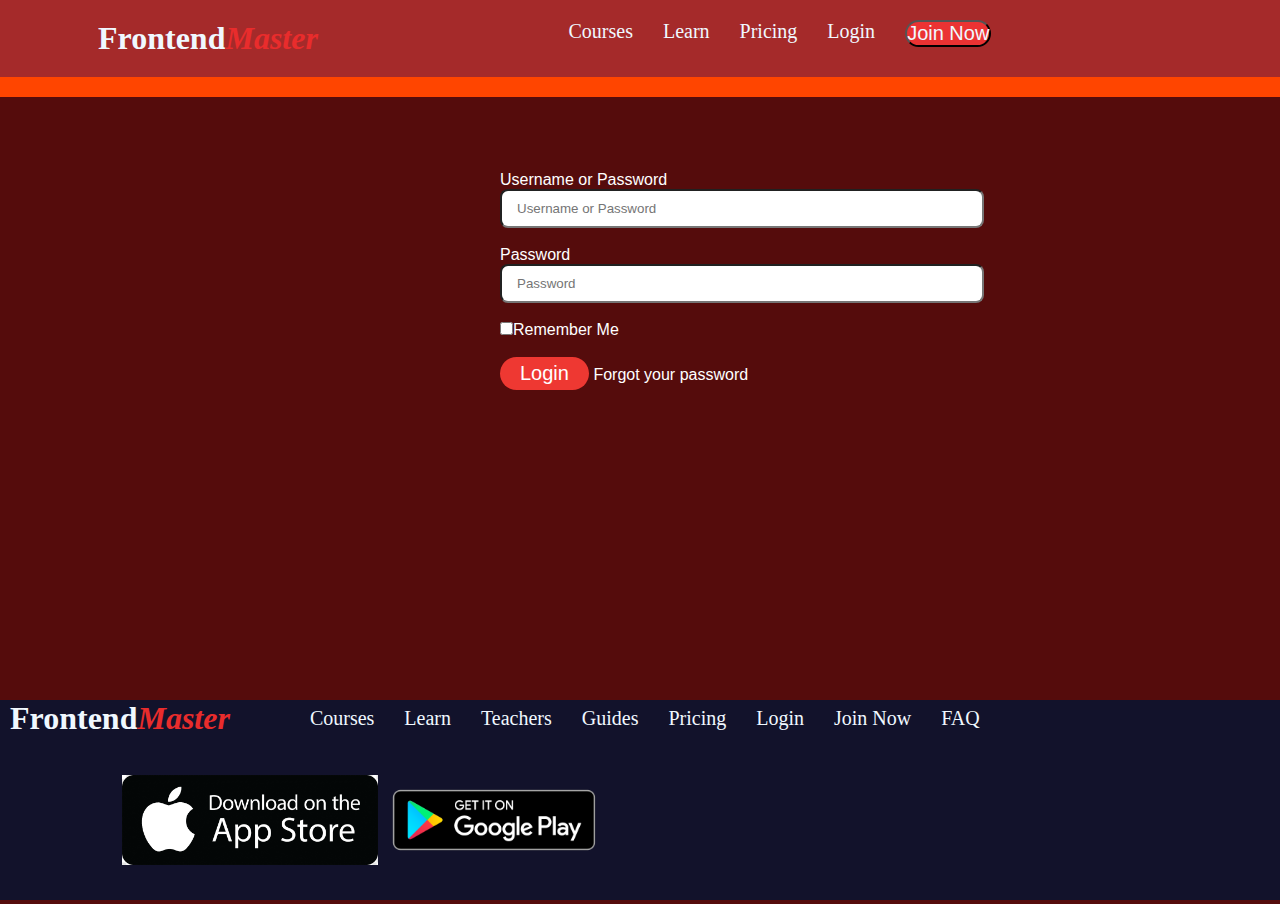
<file: frontend.html>
<!DOCTYPE html>
<html lang="en">
<head>
    <meta charset="UTF-8">
    <meta http-equiv="X-UA-Compatible" content="IE=edge">
    <meta name="viewport" content="width=device-width, initial-scale=1.0">
    <title>frontend master</title>
    <style>
  *{
      margin: 0;
      padding: 0;
  }
        .frontendmaster{
            /* border: 2px solid red; */
        }

        .navlinks{ 
            color: white;
            padding-right: 0px;
        }

        .nav-menu{
            display: flex;
            justify-content: space-between;
            margin-top: 3%;
            padding: 3% 5%;
            
        }

        .browndiv{
            display:flex;
            justify-content: space-between ;
            background-color: brown;
            padding: 20px 88px 20px 88px;
            border-bottom: 20px solid orangered;
        }


        ul{
            display: flex;
            list-style: none;
        }


        
        li{
            padding-right: 30px;
        }


        li a{
            text-decoration: none;
            color: aliceblue;
            font-size: 20px;
        }

           /* TRBL */
        li button{
            background-color: rgba(255, 99, 71, 0.829);
            padding: 10px 25p 10px 25px;
            border-radius: 25px;
            background-color: rgb(235, 51, 51);
        }

        .frontend{
            color: aliceblue;
        }

        .master{
            color: rgb(233, 44, 44);
        }

        body{
            background-color: rgb(85, 12, 12);
        }

        .button{
            border: none;
            border-radius: 50px;
            background-color: #ee3832;
            padding: 5px 20px;
            color: white;
            font-size: 20px;
        }

        .formdiv{
            padding: 20px 50px 20px 500px;
            color: white;
            font-size: 16px;
            font-family: sans-serif;
        }

        .username{
            padding: 10px 15px 10px 15px;
            border-radius: 8px;
            width: 450px;
        }

        .password{
            padding: 10px 15px 10px 15px;
            border-radius: 8px;
            width: 450px;  
        }

        
        
        .footerdiv{
            background-color: rgb(18, 18, 43);
            padding: 10px 20px 20px 20px;
        }
        /* css for the footer*/
        footer{
            position: absolute;
            bottom: 0;
            background-color: rgb(18, 18, 43);
            width: 100%;
            height: 200px;

        }
        footer .top{
            display: flex;
            align-items: center;
            
        }
        .frontend{
            margin-left: 10px;
        }
        ul {
            margin-left: 80px;
        }
        .social-media{
            margin-left: 20px;
             width: 20px;
            height: 10vh;
            display: flex;
            justify-content: space-between;
            padding: 3% 8%;
            margin-top: 2%%;
        }
    </style>
    
</head>
<body>
    <div class="mail">
        <div class="browndiv">
            <div class="frontendmaster">
                <h1><b class="frontend">Frontend</b><i class="master">Master</i></h1>
            </div>
                
                <ul class="navlinks"> 
                    <li><a href="#">Courses</a></li>
                    <li><a href="#">Learn</a></li>
                    <li><a href="#">Pricing</a></li>
                    <li><a href="#">Login</a></li>
                    <li><button><a href="#"> Join Now <a></button></li>
                </ul>

        </div> <br><br><br>

        <div class="formdiv">

                <div>
                    <label for="Username or Password">Username or Password</label>
                </div>
                <div>
                    <input class="username" type="text" placeholder="Username or Password" id="Username or Password">
                </div> <br>

                <div>
                    <label for="Password">Password</label>
                </div>
                <div>
                    <input class="password" type="text" placeholder="Password" id="Password">
                </div> <br>

                <input type="checkbox">Remember Me <br><br>

                <button class="button">Login</button> Forgot your password
            
        </div>
        
       <!-- <div class="footerdiv">

    <div class="nav-menu">
            <h1><b class="frontend">Frontend</b><i class="master">Master</i></h1>
            
          
            <ul> 
                

                <li><a href="">Courses</a> </li>
                <li><a href="">Learn</a> </li>
                <li><a href="">Teachers</a> </li>
                <li><a href="">Guides</a> </li>
                <li><a href="">Pricing</a> </li>
                <li><a href="">Login</a> </li>
                <li><a href="">Join Now</a> </li>
                <li><a href="">FAQ</a> </li>
            </ul>

            </div>

                      
               
    
       <div class="social-media">
           <img src="images/apps.png">
           <img src="images/google.png">
       </div>
  </div>
    </div>
-->



      
        
    
  
    <!-- footer-->
    <footer> <div class="top">
        <h1><b class="frontend">Frontend</b><i class="master">Master</i></h1>
            
          
        <ul> 
            

            <li><a href="">Courses</a> </li>
            <li><a href="">Learn</a> </li>
            <li><a href="">Teachers</a> </li>
            <li><a href="">Guides</a> </li>
            <li><a href="">Pricing</a> </li>
            <li><a href="">Login</a> </li>
            <li><a href="">Join Now</a> </li>
            <li><a href="">FAQ</a> </li>
        </ul>
    </div>
        <div class="social-media">
            <img src="images/apps.png">
            <img src="images/google.png">
        </div>
    </footer>
    
</body>
</html>
</file>
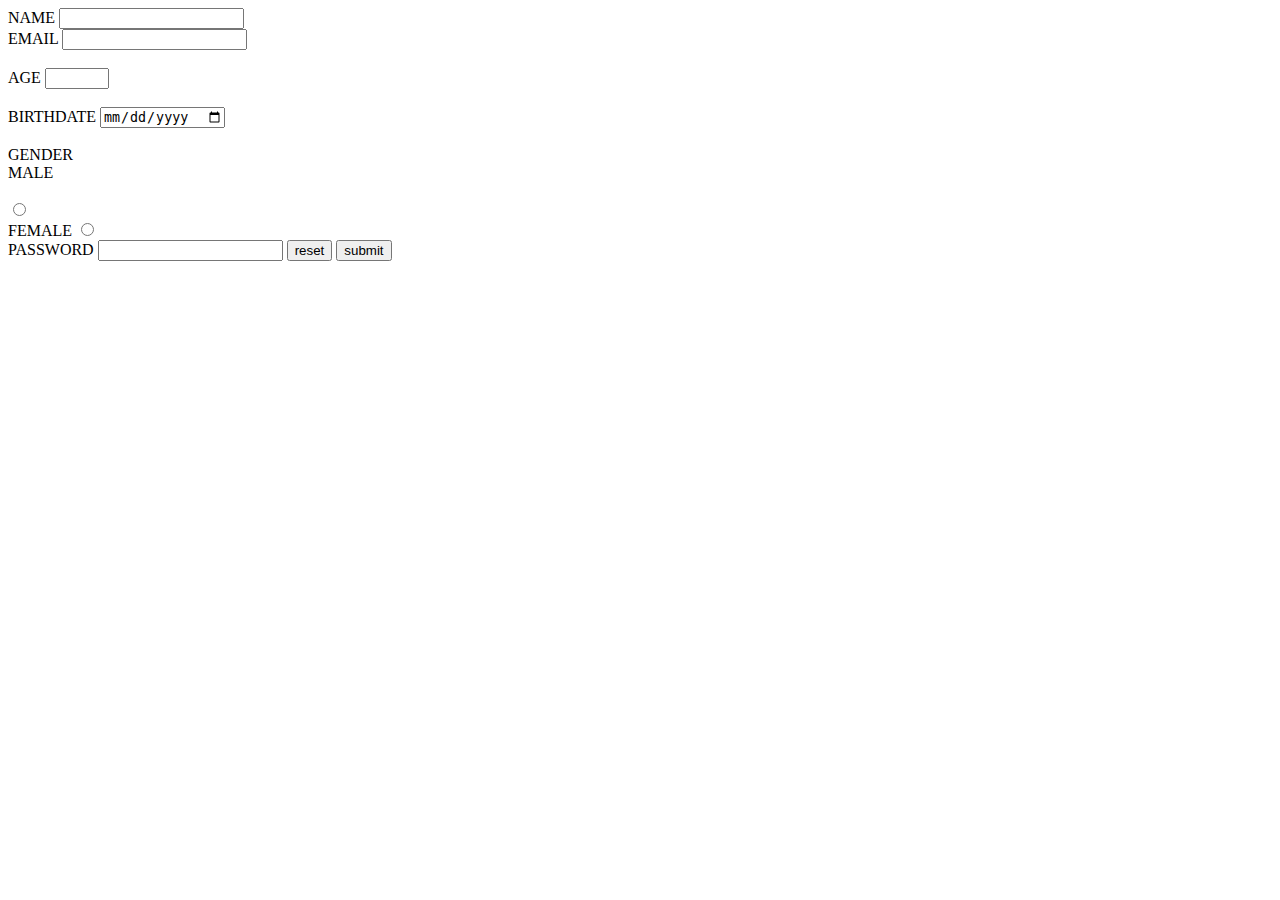
<file: my form. html.html>
<!DOCTYPE html>
<html lang="en">
<head>
    <meta charset="UTF-8">
    <meta http-equiv="X-UA-Compatible" content="IE=edge">
    <meta name="viewport" content="width=device-width, initial-scale=1.0">
    <title>form</title>
</head>
<body>
    <form action="results.html" >
        <div>
            <label for="name">NAME</label>
        <input type="text">
        </div>
        <div>
            <label for="Email">EMAIL</label>
        <input type="text" name="email" id="email" requiredsize="30"><br><br>
        </div>
        <div>
            <label for="AGE">AGE</label>
<input type="number" name="age"  id="date" min="1" max="400" step="1"><br><br>
        </div>
        <div>
            <label for="DATE">BIRTHDATE</label>
<input type="date" name="date" id="date" min="2022-03-25"><br><br>
        </div>
        <label for="GENDER">GENDER</label>
        
        <div>
            <label for="GENDER">MALE</label> <br><br>
<input type="radio" name="MALE" id="MALE" value="MALE">
        </div>
        <div>
            <Label for="GENDER">FEMALE</Label>
        <input type="radio" name="FEMALE" id="MALE" value="MALE">
        </div>
        
        <div>
            <label for="">
    PASSWORD
    <input type="password" name="password" required>
    <button type="reset">reset</button>
       <button type="submit">submit</button>
</label>
        </div>
        
         </form>
    
</body>
</html>
</file>
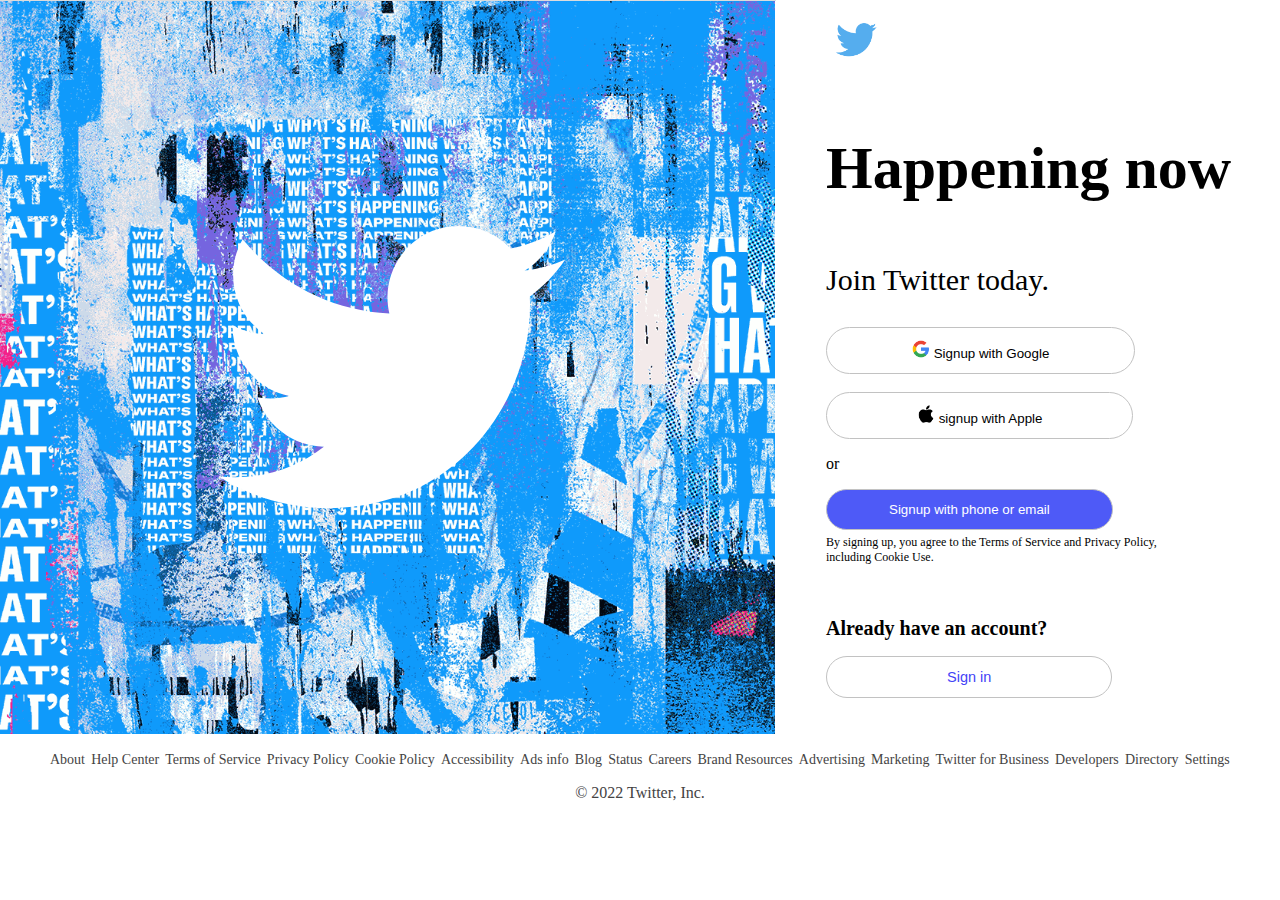
<file: twitter.html>
<!DOCTYPE html>
<html lang="en">
<head>
    <meta charset="UTF-8">
    <meta http-equiv="X-UA-Compatible" content="IE=edge">
    <meta name="viewport" content="width=device-width, initial-scale=1.0">
    <title>Twitter</title>

    <link rel="stylesheet" href="./twitter.css">
</head>
<body>

    <div class="tweetmaindiv">

        <div class="tweet-1">
            <img src="twitter-background.PNG" alt="">
        </div>

        <div class="tweet-2">

            <img src="twitter-logo.png" width="60px" height="60px" alt="">

            <p class="happening"><b>Happening now</b> </p>

            <p class="join-twitter">Join Twitter today.</p>

            <button class="signup-google">
                <img src="go.png" width="18px">
                <span>Signup with Google</span>

            </button> <br><br>

            <button class="signup-apple">
                <img src="a.png.png" width="18px">
                <span>signup with Apple</span>
            </button>

            <p>or</p>

            <button class="phone-email">Signup with phone or email</button>

            <div class="cookiepolicy">By signing up, you agree to the Terms of Service and Privacy Policy, including Cookie Use.</div><br><br>

            <p><b class="have-an-account"> Already have an account?</b></p> 

            <button class="signin-button">Sign in</button>
        </div>
    </div>

    <div class="lists-footer">
        <ul>
            <li>About</li>
            <li>Help Center</li>
            <li>Terms of Service</li>
            <li>Privacy Policy</li>
            <li>Cookie Policy</li>
            <li>Accessibility</li>
            <li>Ads info</li>
            <li>Blog</li>
            <li>Status</li>
            <li>Careers</li>
            <li>Brand Resources</li>
            <li>Advertising</li>
            <li>Marketing</li>
            <li>Twitter for Business</li>
            <li>Developers</li>
            <li>Directory</li>
            <li>Settings</li>
        </ul>

        <p class="copyright">© 2022 Twitter, Inc.</p>

    </div>


</body>
</html>
</file>
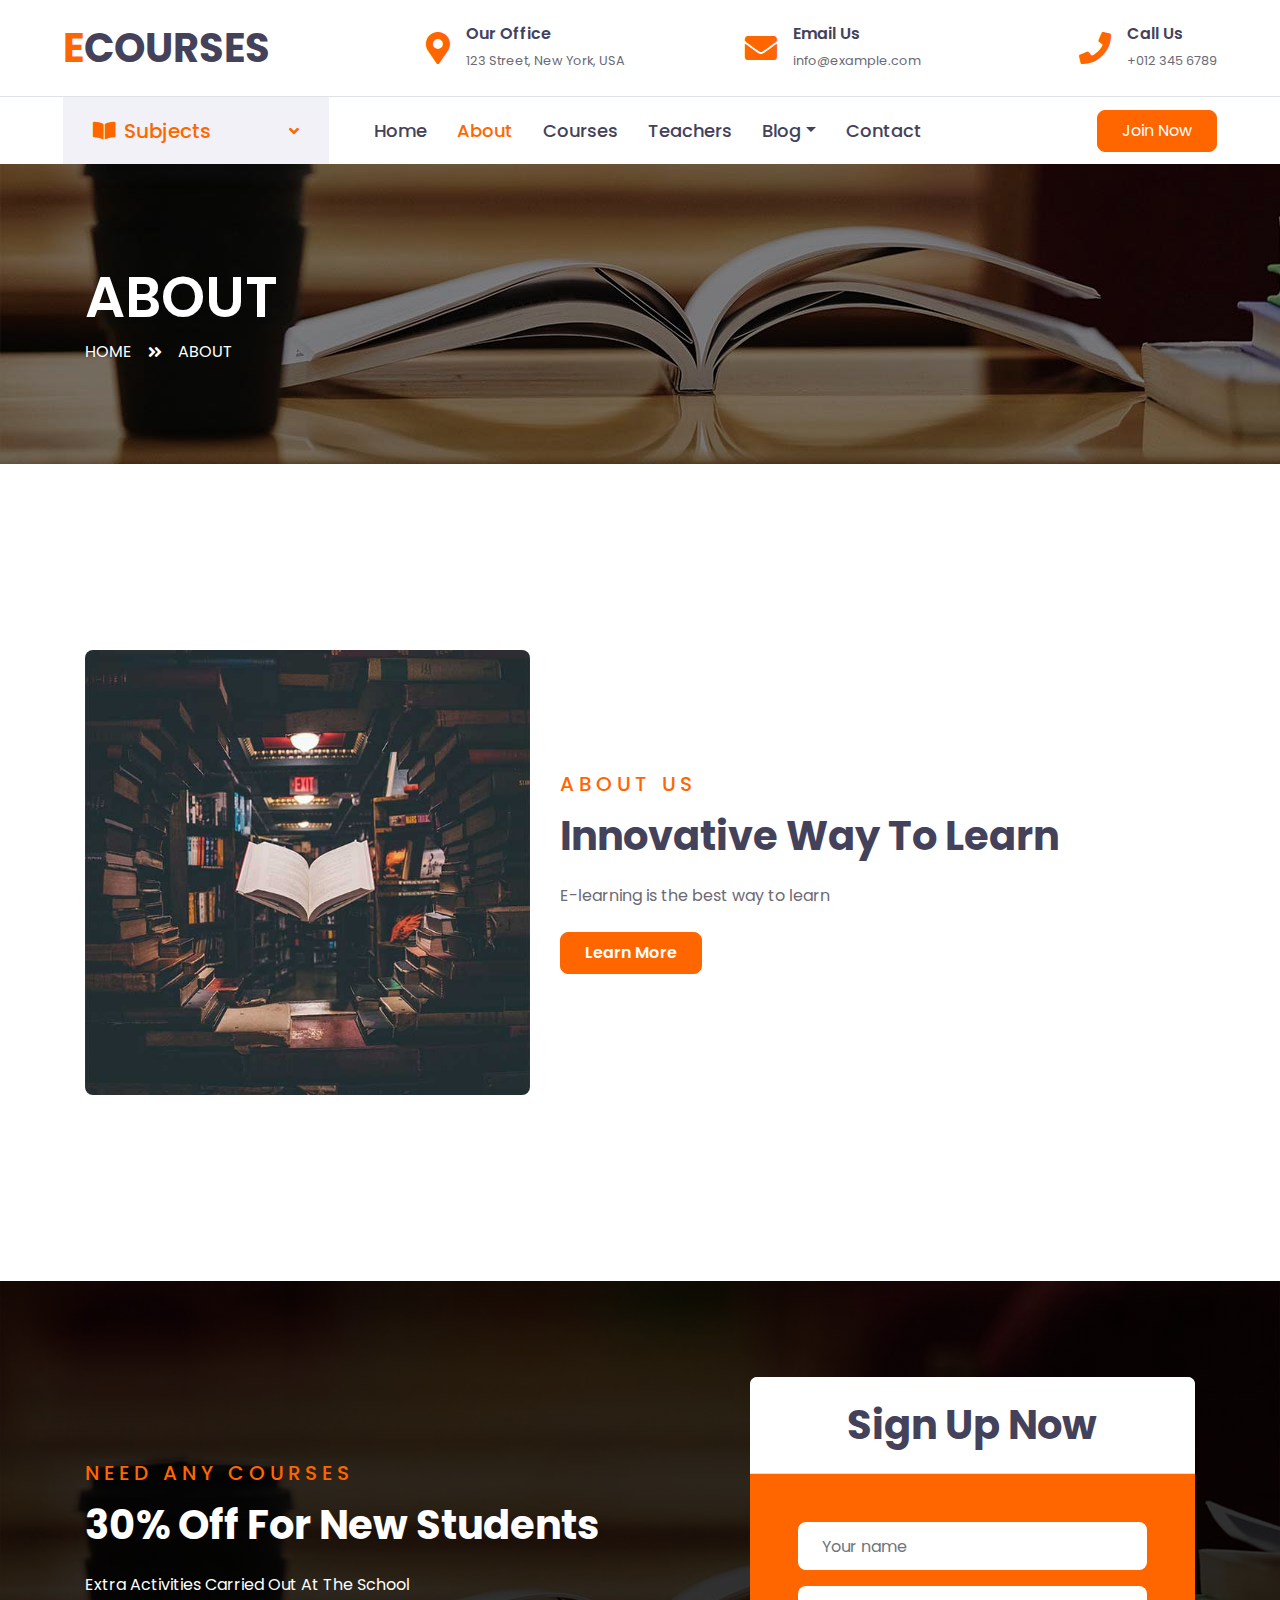
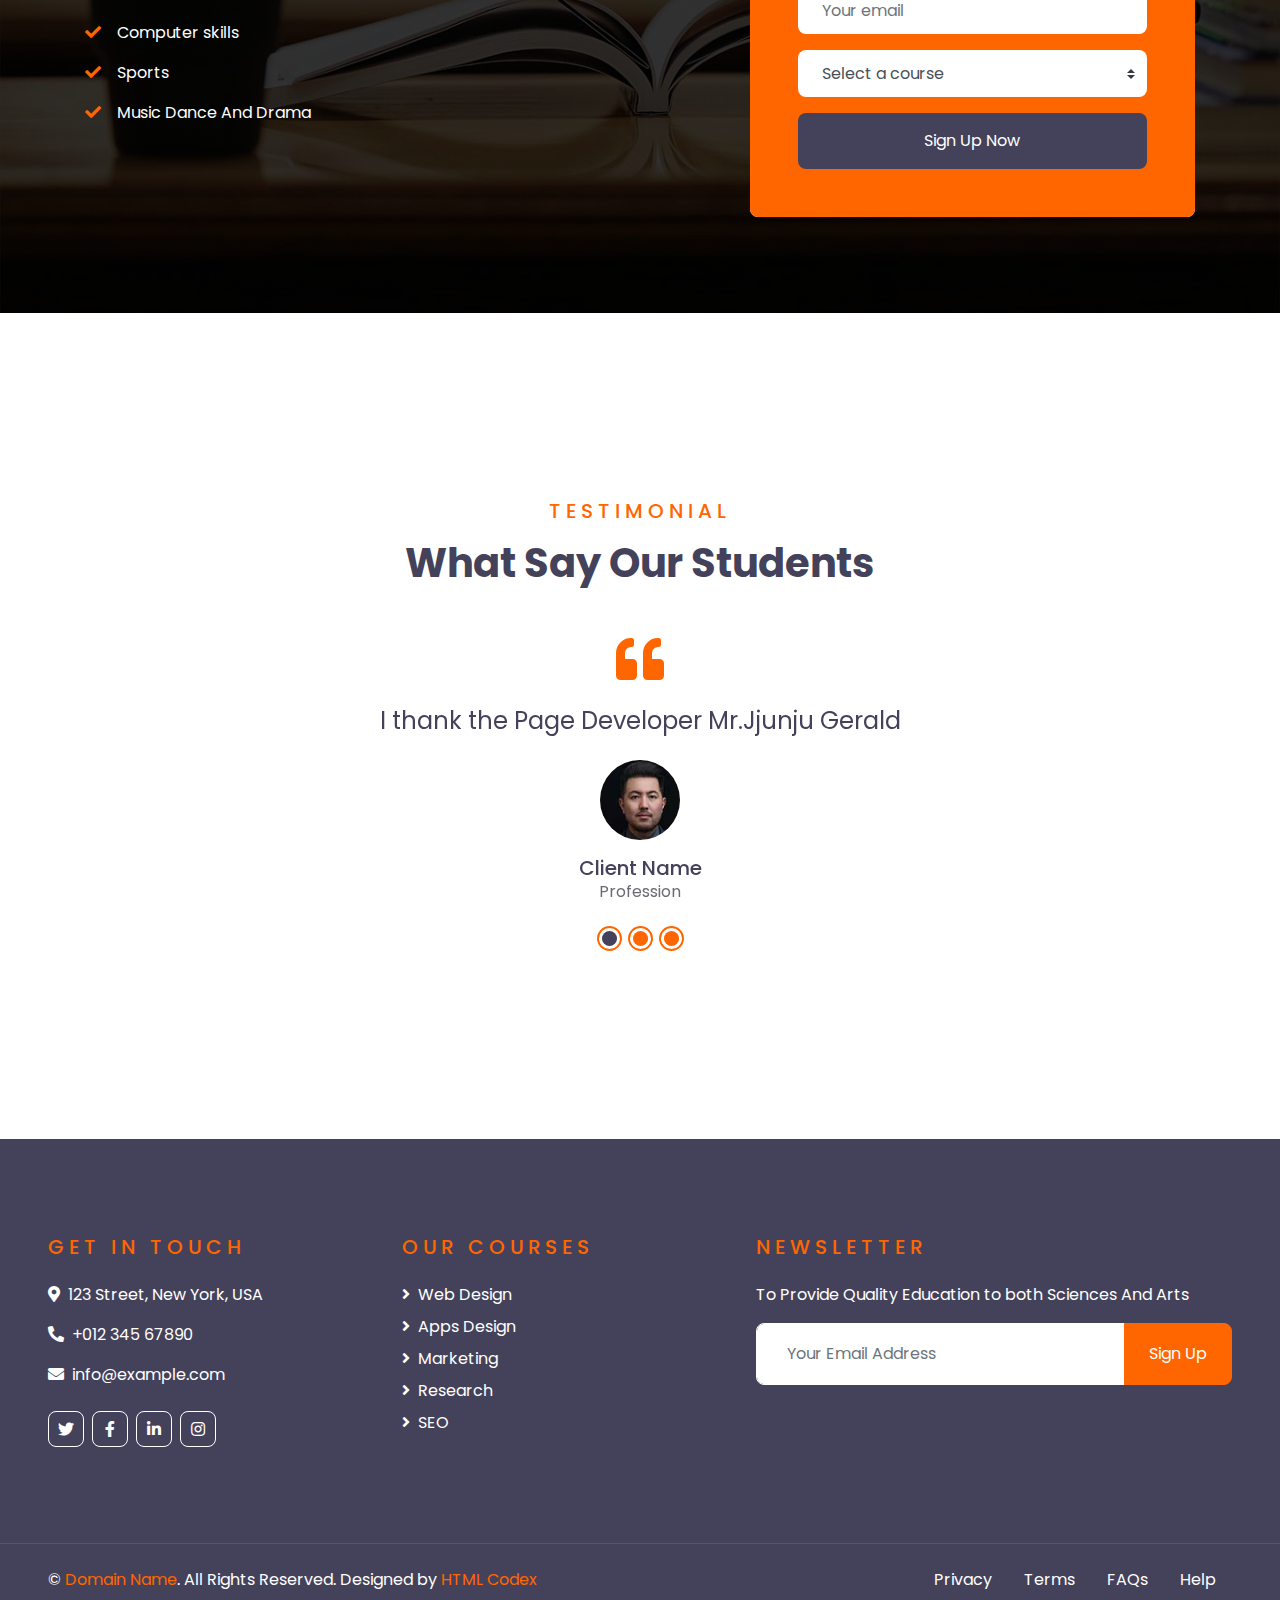
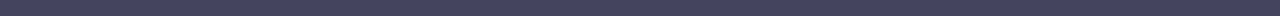
<file: JJUNJU GERALD FINAL WORK/about.html>
<!DOCTYPE html>
<html lang="en">

<head>
    <meta charset="utf-8">
    <title>ELEARNING</title>
    <meta content="width=device-width, initial-scale=1.0" name="viewport">
    <meta content="Free HTML Templates" name="keywords">
    <meta content="Free HTML Templates" name="description">

    <!-- Favicon -->
    <link href="img/favicon.ico" rel="icon">

    <!-- Google Web Fonts -->
    <link rel="preconnect" href="https://fonts.gstatic.com">
    <link href="https://fonts.googleapis.com/css2?family=Poppins:wght@400;500;600;700&display=swap" rel="stylesheet"> 

    <!-- Font Awesome -->
    <link href="https://cdnjs.cloudflare.com/ajax/libs/font-awesome/5.10.0/css/all.min.css" rel="stylesheet">

    <!-- Libraries Stylesheet -->
    <link href="lib/owlcarousel/assets/owl.carousel.min.css" rel="stylesheet">

    <!-- Customized Bootstrap Stylesheet -->
    <link href="css/style.css" rel="stylesheet">
</head>

<body>
    <!-- Topbar Start -->
    <div class="container-fluid d-none d-lg-block">
        <div class="row align-items-center py-4 px-xl-5">
            <div class="col-lg-3">
                <a href="" class="text-decoration-none">
                    <h1 class="m-0"><span class="text-primary">E</span>COURSES</h1>
                </a>
            </div>
            <div class="col-lg-3 text-right">
                <div class="d-inline-flex align-items-center">
                    <i class="fa fa-2x fa-map-marker-alt text-primary mr-3"></i>
                    <div class="text-left">
                        <h6 class="font-weight-semi-bold mb-1">Our Office</h6>
                        <small>123 Street, New York, USA</small>
                    </div>
                </div>
            </div>
            <div class="col-lg-3 text-right">
                <div class="d-inline-flex align-items-center">
                    <i class="fa fa-2x fa-envelope text-primary mr-3"></i>
                    <div class="text-left">
                        <h6 class="font-weight-semi-bold mb-1">Email Us</h6>
                        <small>info@example.com</small>
                    </div>
                </div>
            </div>
            <div class="col-lg-3 text-right">
                <div class="d-inline-flex align-items-center">
                    <i class="fa fa-2x fa-phone text-primary mr-3"></i>
                    <div class="text-left">
                        <h6 class="font-weight-semi-bold mb-1">Call Us</h6>
                        <small>+012 345 6789</small>
                    </div>
                </div>
            </div>
        </div>
    </div>
    <!-- Topbar End -->


    <!-- Navbar Start -->
    <div class="container-fluid">
        <div class="row border-top px-xl-5">
            <div class="col-lg-3 d-none d-lg-block">
                <a class="d-flex align-items-center justify-content-between bg-secondary w-100 text-decoration-none" data-toggle="collapse" href="#navbar-vertical" style="height: 67px; padding: 0 30px;">
                    <h5 class="text-primary m-0"><i class="fa fa-book-open mr-2"></i>Subjects</h5>
                    <i class="fa fa-angle-down text-primary"></i>
                </a>
                <nav class="collapse position-absolute navbar navbar-vertical navbar-light align-items-start p-0 border border-top-0 border-bottom-0 bg-light" id="navbar-vertical" style="width: calc(100% - 30px); z-index: 9;">
                    <div class="navbar-nav w-100">
                        <div class="nav-item dropdown">
                            <a href="#" class="nav-link" data-toggle="dropdown">Web Design <i class="fa fa-angle-down float-right mt-1"></i></a>
                            <div class="dropdown-menu position-absolute bg-secondary border-0 rounded-0 w-100 m-0">
                                <a href="" class="dropdown-item">HTML</a>
                                <a href="" class="dropdown-item">CSS</a>
                                <a href="" class="dropdown-item">jQuery</a>
                            </div>
                        </div>
                        <a href="" class="nav-item nav-link">Apps Design</a>
                        <a href="" class="nav-item nav-link">Marketing</a>
                        <a href="" class="nav-item nav-link">Research</a>
                        <a href="" class="nav-item nav-link">SEO</a>
                    </div>
                </nav>
            </div>
            <div class="col-lg-9">
                <nav class="navbar navbar-expand-lg bg-light navbar-light py-3 py-lg-0 px-0">
                    <a href="" class="text-decoration-none d-block d-lg-none">
                        <h1 class="m-0"><span class="text-primary">E</span>COURSES</h1>
                    </a>
                    <button type="button" class="navbar-toggler" data-toggle="collapse" data-target="#navbarCollapse">
                        <span class="navbar-toggler-icon"></span>
                    </button>
                    <div class="collapse navbar-collapse justify-content-between" id="navbarCollapse">
                        <div class="navbar-nav py-0">
                            <a href="index.html" class="nav-item nav-link">Home</a>
                            <a href="about.html" class="nav-item nav-link active">About</a>
                            <a href="course.html" class="nav-item nav-link">Courses</a>
                            <a href="teacher.html" class="nav-item nav-link">Teachers</a>
                            <div class="nav-item dropdown">
                                <a href="#" class="nav-link dropdown-toggle" data-toggle="dropdown">Blog</a>
                                <div class="dropdown-menu rounded-0 m-0">
                                    <a href="blog.html" class="dropdown-item">Blog List</a>
                                    <a href="single.html" class="dropdown-item">Blog Detail</a>
                                </div>
                            </div>
                            <a href="contact.html" class="nav-item nav-link">Contact</a>
                        </div>
                        <a class="btn btn-primary py-2 px-4 ml-auto d-none d-lg-block" href="">Join Now</a>
                    </div>
                </nav>
            </div>
        </div>
    </div>
    <!-- Navbar End -->


    <!-- Header Start -->
    <div class="container-fluid page-header" style="margin-bottom: 90px;">
        <div class="container">
            <div class="d-flex flex-column justify-content-center" style="min-height: 300px">
                <h3 class="display-4 text-white text-uppercase">About</h3>
                <div class="d-inline-flex text-white">
                    <p class="m-0 text-uppercase"><a class="text-white" href="">Home</a></p>
                    <i class="fa fa-angle-double-right pt-1 px-3"></i>
                    <p class="m-0 text-uppercase">About</p>
                </div>
            </div>
        </div>
    </div>
    <!-- Header End -->


    <!-- About Start -->
    <div class="container-fluid py-5">
        <div class="container py-5">
            <div class="row align-items-center">
                <div class="col-lg-5">
                    <img class="img-fluid rounded mb-4 mb-lg-0" src="img/about.jpg" alt="">
                </div>
                <div class="col-lg-7">
                    <div class="text-left mb-4">
                        <h5 class="text-primary text-uppercase mb-3" style="letter-spacing: 5px;">About Us</h5>
                        <h1>Innovative Way To Learn</h1>
                    </div>
                    <p>E-learning is the best way to learn </p>
                    <a href="" class="btn btn-primary py-md-2 px-md-4 font-weight-semi-bold mt-2">Learn More</a>
                </div>
            </div>
        </div>
    </div>
    <!-- About End -->


    <!-- Registration Start -->
    <div class="container-fluid bg-registration py-5" style="margin: 90px 0;">
        <div class="container py-5">
            <div class="row align-items-center">
                <div class="col-lg-7 mb-5 mb-lg-0">
                    <div class="mb-4">
                        <h5 class="text-primary text-uppercase mb-3" style="letter-spacing: 5px;">Need Any Courses</h5>
                        <h1 class="text-white">30% Off For New Students</h1>
                    </div>
                    <p class="text-white"> Extra Activities Carried Out At The School
                        </p>
                    <ul class="list-inline text-white m-0">
                        <li class="py-2"><i class="fa fa-check text-primary mr-3"></i>Computer skills</li>
                        <li class="py-2"><i class="fa fa-check text-primary mr-3"></i>Sports</li>
                        <li class="py-2"><i class="fa fa-check text-primary mr-3"></i>Music Dance And Drama </li>
                    </ul>
                </div>
                <div class="col-lg-5">
                    <div class="card border-0">
                        <div class="card-header bg-light text-center p-4">
                            <h1 class="m-0">Sign Up Now</h1>
                        </div>
                        <div class="card-body rounded-bottom bg-primary p-5">
                            <form>
                                <div class="form-group">
                                    <input type="text" class="form-control border-0 p-4" placeholder="Your name" required="required" />
                                </div>
                                <div class="form-group">
                                    <input type="email" class="form-control border-0 p-4" placeholder="Your email" required="required" />
                                </div>
                                <div class="form-group">
                                    <select class="custom-select border-0 px-4" style="height: 47px;">
                                        <option selected>Select a course</option>
                                        <option value="1">Course 1</option>
                                        <option value="2">Course 1</option>
                                        <option value="3">Course 1</option>
                                    </select>
                                </div>
                                <div>
                                    <button class="btn btn-dark btn-block border-0 py-3" type="submit">Sign Up Now</button>
                                </div>
                            </form>
                        </div>
                    </div>
                </div>
            </div>
        </div>
    </div>
    <!-- Registration End -->


    <!-- Testimonial Start -->
    <div class="container-fluid py-5">
        <div class="container py-5">
            <div class="text-center mb-5">
                <h5 class="text-primary text-uppercase mb-3" style="letter-spacing: 5px;">Testimonial</h5>
                <h1>What Say Our Students</h1>
            </div>
            <div class="row justify-content-center">
                <div class="col-lg-8">
                    <div class="owl-carousel testimonial-carousel">
                        <div class="text-center">
                            <i class="fa fa-3x fa-quote-left text-primary mb-4"></i>
                            <h4 class="font-weight-normal mb-4">I thank the Page Developer Mr.Jjunju Gerald</h4>
                            <img class="img-fluid mx-auto mb-3" src="img/testimonial-1.jpg" alt="">
                            <h5 class="m-0">Client Name</h5>
                            <span>Profession</span>
                        </div>
                        <div class="text-center">
                            <i class="fa fa-3x fa-quote-left text-primary mb-4"></i>
                            <h4 class="font-weight-normal mb-4">I thank the Page Developer Mr.Jjunju Gerald</h4>
                            <img class="img-fluid mx-auto mb-3" src="img/testimonial-2.jpg" alt="">
                            <h5 class="m-0">Client Name</h5>
                            <span>Profession</span>
                        </div>
                        <div class="text-center">
                            <i class="fa fa-3x fa-quote-left text-primary mb-4"></i>
                            <h4 class="font-weight-normal mb-4">I thank the Page Developer Mr.Jjunju Gerald</h4>
                            <img class="img-fluid mx-auto mb-3" src="img/testimonial-3.jpg" alt="">
                            <h5 class="m-0">Client Name</h5>
                            <span>Profession</span>
                        </div>
                    </div>
                </div>
            </div>
        </div>
    </div>
    <!-- Testimonial End -->


    <!-- Footer Start -->
    <div class="container-fluid bg-dark text-white py-5 px-sm-3 px-lg-5" style="margin-top: 90px;">
        <div class="row pt-5">
            <div class="col-lg-7 col-md-12">
                <div class="row">
                    <div class="col-md-6 mb-5">
                        <h5 class="text-primary text-uppercase mb-4" style="letter-spacing: 5px;">Get In Touch</h5>
                        <p><i class="fa fa-map-marker-alt mr-2"></i>123 Street, New York, USA</p>
                        <p><i class="fa fa-phone-alt mr-2"></i>+012 345 67890</p>
                        <p><i class="fa fa-envelope mr-2"></i>info@example.com</p>
                        <div class="d-flex justify-content-start mt-4">
                            <a class="btn btn-outline-light btn-square mr-2" href="#"><i class="fab fa-twitter"></i></a>
                            <a class="btn btn-outline-light btn-square mr-2" href="#"><i class="fab fa-facebook-f"></i></a>
                            <a class="btn btn-outline-light btn-square mr-2" href="#"><i class="fab fa-linkedin-in"></i></a>
                            <a class="btn btn-outline-light btn-square" href="#"><i class="fab fa-instagram"></i></a>
                        </div>
                    </div>
                    <div class="col-md-6 mb-5">
                        <h5 class="text-primary text-uppercase mb-4" style="letter-spacing: 5px;">Our Courses</h5>
                        <div class="d-flex flex-column justify-content-start">
                            <a class="text-white mb-2" href="#"><i class="fa fa-angle-right mr-2"></i>Web Design</a>
                            <a class="text-white mb-2" href="#"><i class="fa fa-angle-right mr-2"></i>Apps Design</a>
                            <a class="text-white mb-2" href="#"><i class="fa fa-angle-right mr-2"></i>Marketing</a>
                            <a class="text-white mb-2" href="#"><i class="fa fa-angle-right mr-2"></i>Research</a>
                            <a class="text-white" href="#"><i class="fa fa-angle-right mr-2"></i>SEO</a>
                        </div>
                    </div>
                </div>
            </div>
            <div class="col-lg-5 col-md-12 mb-5">
                <h5 class="text-primary text-uppercase mb-4" style="letter-spacing: 5px;">Newsletter</h5>
                <p>To Provide Quality Education to both Sciences And Arts</p>
                <div class="w-100">
                    <div class="input-group">
                        <input type="text" class="form-control border-light" style="padding: 30px;" placeholder="Your Email Address">
                        <div class="input-group-append">
                            <button class="btn btn-primary px-4">Sign Up</button>
                        </div>
                    </div>
                </div>
            </div>
        </div>
    </div>
    <div class="container-fluid bg-dark text-white border-top py-4 px-sm-3 px-md-5" style="border-color: rgba(256, 256, 256, .1) !important;">
        <div class="row">
            <div class="col-lg-6 text-center text-md-left mb-3 mb-md-0">
                <p class="m-0 text-white">&copy; <a href="#">Domain Name</a>. All Rights Reserved. Designed by <a href="https://htmlcodex.com">HTML Codex</a>
                </p>
            </div>
            <div class="col-lg-6 text-center text-md-right">
                <ul class="nav d-inline-flex">
                    <li class="nav-item">
                        <a class="nav-link text-white py-0" href="#">Privacy</a>
                    </li>
                    <li class="nav-item">
                        <a class="nav-link text-white py-0" href="#">Terms</a>
                    </li>
                    <li class="nav-item">
                        <a class="nav-link text-white py-0" href="#">FAQs</a>
                    </li>
                    <li class="nav-item">
                        <a class="nav-link text-white py-0" href="#">Help</a>
                    </li>
                </ul>
            </div>
        </div>
    </div>
    <!-- Footer End -->


    <!-- Back to Top -->
    <a href="#" class="btn btn-lg btn-primary btn-lg-square back-to-top"><i class="fa fa-angle-double-up"></i></a>


    <!-- JavaScript Libraries -->
    <script src="https://code.jquery.com/jquery-3.4.1.min.js"></script>
    <script src="https://stackpath.bootstrapcdn.com/bootstrap/4.4.1/js/bootstrap.bundle.min.js"></script>
    <script src="lib/easing/easing.min.js"></script>
    <script src="lib/owlcarousel/owl.carousel.min.js"></script>

    <!-- Contact Javascript File -->
    <script src="mail/jqBootstrapValidation.min.js"></script>
    <script src="mail/contact.js"></script>

    <!-- Template Javascript -->
    <script src="js/main.js"></script>
</body>

</html>
</file>
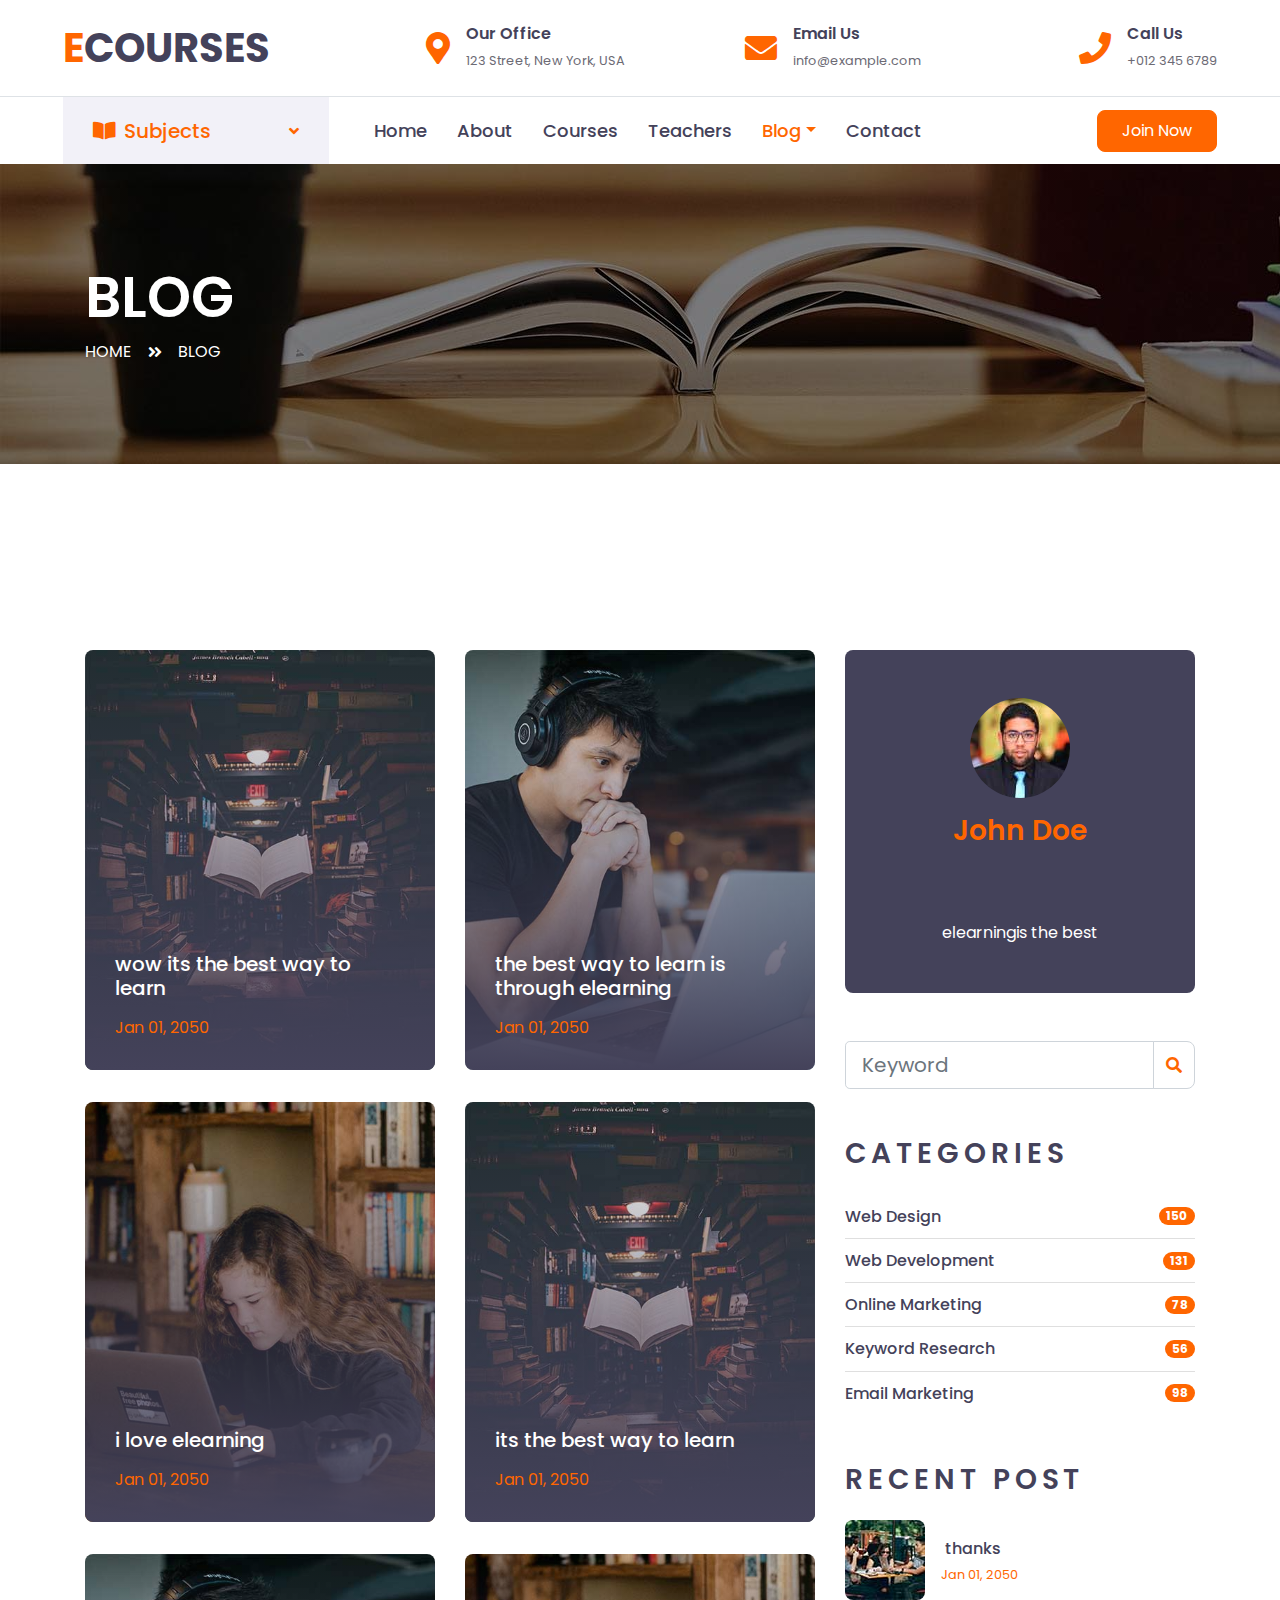
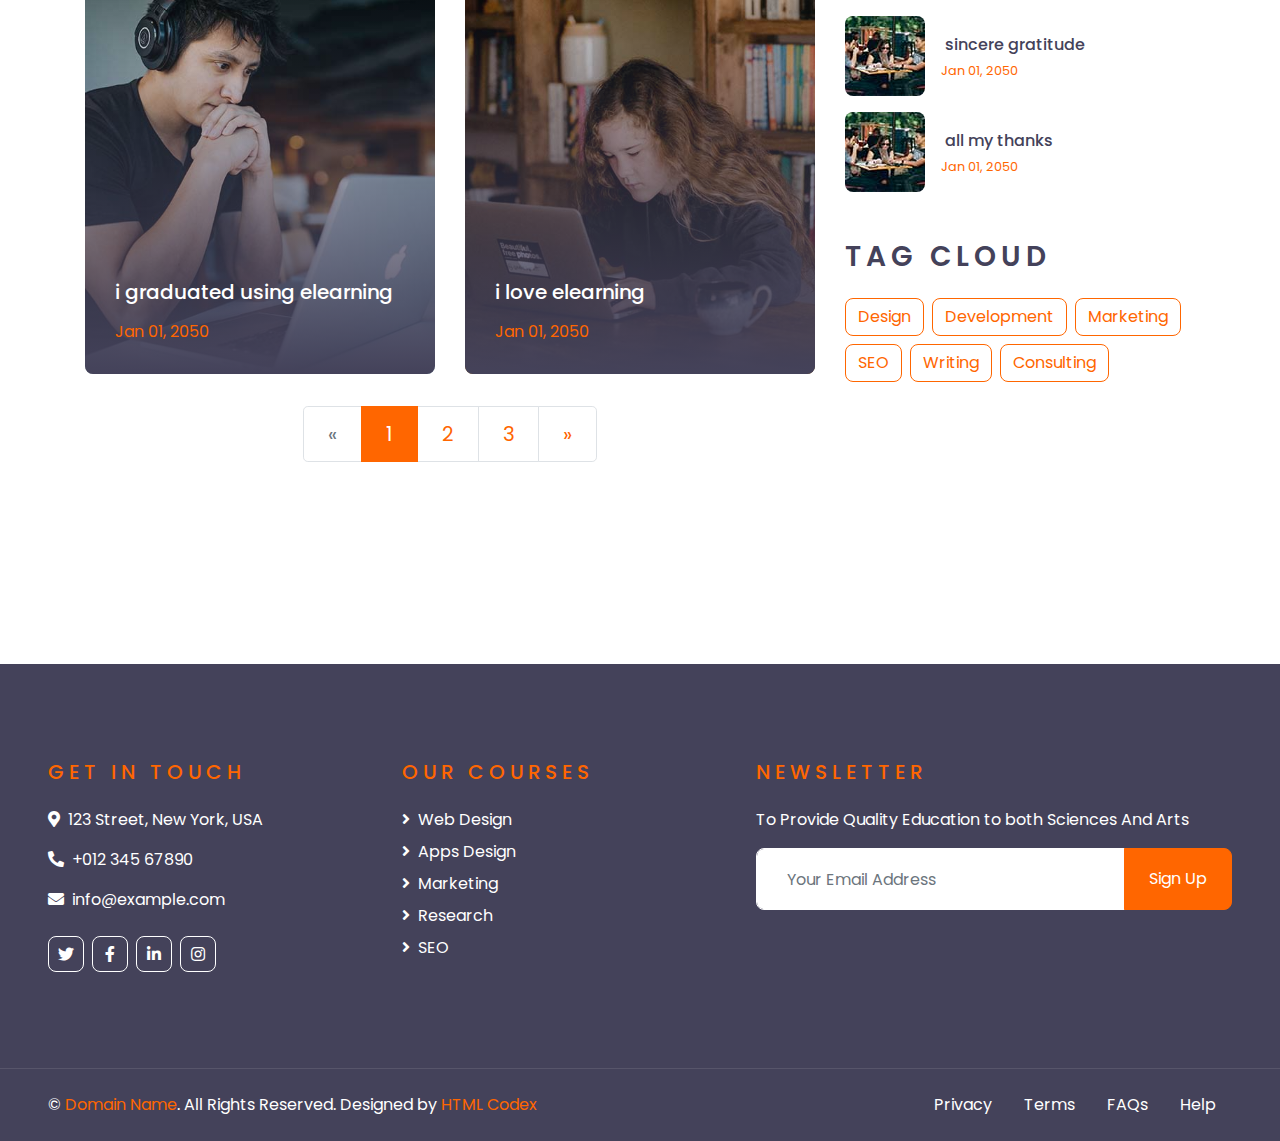
<file: JJUNJU GERALD FINAL WORK/blog.html>
<!DOCTYPE html>
<html lang="en">

<head>
    <meta charset="utf-8">
    <title>E-LEARNING</title>
    <meta content="width=device-width, initial-scale=1.0" name="viewport">
    <meta content="Free HTML Templates" name="keywords">
    <meta content="Free HTML Templates" name="description">

    <!-- Favicon -->
    <link href="img/favicon.ico" rel="icon">

    <!-- Google Web Fonts -->
    <link rel="preconnect" href="https://fonts.gstatic.com">
    <link href="https://fonts.googleapis.com/css2?family=Poppins:wght@400;500;600;700&display=swap" rel="stylesheet"> 

    <!-- Font Awesome -->
    <link href="https://cdnjs.cloudflare.com/ajax/libs/font-awesome/5.10.0/css/all.min.css" rel="stylesheet">

    <!-- Libraries Stylesheet -->
    <link href="lib/owlcarousel/assets/owl.carousel.min.css" rel="stylesheet">

    <!-- Customized Bootstrap Stylesheet -->
    <link href="css/style.css" rel="stylesheet">
</head>

<body>
    <!-- Topbar Start -->
    <div class="container-fluid d-none d-lg-block">
        <div class="row align-items-center py-4 px-xl-5">
            <div class="col-lg-3">
                <a href="" class="text-decoration-none">
                    <h1 class="m-0"><span class="text-primary">E</span>COURSES</h1>
                </a>
            </div>
            <div class="col-lg-3 text-right">
                <div class="d-inline-flex align-items-center">
                    <i class="fa fa-2x fa-map-marker-alt text-primary mr-3"></i>
                    <div class="text-left">
                        <h6 class="font-weight-semi-bold mb-1">Our Office</h6>
                        <small>123 Street, New York, USA</small>
                    </div>
                </div>
            </div>
            <div class="col-lg-3 text-right">
                <div class="d-inline-flex align-items-center">
                    <i class="fa fa-2x fa-envelope text-primary mr-3"></i>
                    <div class="text-left">
                        <h6 class="font-weight-semi-bold mb-1">Email Us</h6>
                        <small>info@example.com</small>
                    </div>
                </div>
            </div>
            <div class="col-lg-3 text-right">
                <div class="d-inline-flex align-items-center">
                    <i class="fa fa-2x fa-phone text-primary mr-3"></i>
                    <div class="text-left">
                        <h6 class="font-weight-semi-bold mb-1">Call Us</h6>
                        <small>+012 345 6789</small>
                    </div>
                </div>
            </div>
        </div>
    </div>
    <!-- Topbar End -->


    <!-- Navbar Start -->
    <div class="container-fluid">
        <div class="row border-top px-xl-5">
            <div class="col-lg-3 d-none d-lg-block">
                <a class="d-flex align-items-center justify-content-between bg-secondary w-100 text-decoration-none" data-toggle="collapse" href="#navbar-vertical" style="height: 67px; padding: 0 30px;">
                    <h5 class="text-primary m-0"><i class="fa fa-book-open mr-2"></i>Subjects</h5>
                    <i class="fa fa-angle-down text-primary"></i>
                </a>
                <nav class="collapse position-absolute navbar navbar-vertical navbar-light align-items-start p-0 border border-top-0 border-bottom-0 bg-light" id="navbar-vertical" style="width: calc(100% - 30px); z-index: 9;">
                    <div class="navbar-nav w-100">
                        <div class="nav-item dropdown">
                            <a href="#" class="nav-link" data-toggle="dropdown">Web Design <i class="fa fa-angle-down float-right mt-1"></i></a>
                            <div class="dropdown-menu position-absolute bg-secondary border-0 rounded-0 w-100 m-0">
                                <a href="" class="dropdown-item">HTML</a>
                                <a href="" class="dropdown-item">CSS</a>
                                <a href="" class="dropdown-item">jQuery</a>
                            </div>
                        </div>
                        <a href="" class="nav-item nav-link">Apps Design</a>
                        <a href="" class="nav-item nav-link">Marketing</a>
                        <a href="" class="nav-item nav-link">Research</a>
                        <a href="" class="nav-item nav-link">SEO</a>
                    </div>
                </nav>
            </div>
            <div class="col-lg-9">
                <nav class="navbar navbar-expand-lg bg-light navbar-light py-3 py-lg-0 px-0">
                    <a href="" class="text-decoration-none d-block d-lg-none">
                        <h1 class="m-0"><span class="text-primary">E</span>COURSES</h1>
                    </a>
                    <button type="button" class="navbar-toggler" data-toggle="collapse" data-target="#navbarCollapse">
                        <span class="navbar-toggler-icon"></span>
                    </button>
                    <div class="collapse navbar-collapse justify-content-between" id="navbarCollapse">
                        <div class="navbar-nav py-0">
                            <a href="index.html" class="nav-item nav-link">Home</a>
                            <a href="about.html" class="nav-item nav-link">About</a>
                            <a href="course.html" class="nav-item nav-link">Courses</a>
                            <a href="teacher.html" class="nav-item nav-link">Teachers</a>
                            <div class="nav-item dropdown">
                                <a href="#" class="nav-link dropdown-toggle active" data-toggle="dropdown">Blog</a>
                                <div class="dropdown-menu rounded-0 m-0">
                                    <a href="blog.html" class="dropdown-item active">Blog Grid</a>
                                    <a href="single.html" class="dropdown-item">Blog Detail</a>
                                </div>
                            </div>
                            <a href="contact.html" class="nav-item nav-link">Contact</a>
                        </div>
                        <a class="btn btn-primary py-2 px-4 ml-auto d-none d-lg-block" href="">Join Now</a>
                    </div>
                </nav>
            </div>
        </div>
    </div>
    <!-- Navbar End -->


    <!-- Header Start -->
    <div class="container-fluid page-header" style="margin-bottom: 90px;">
        <div class="container">
            <div class="d-flex flex-column justify-content-center" style="min-height: 300px">
                <h3 class="display-4 text-white text-uppercase">Blog</h3>
                <div class="d-inline-flex text-white">
                    <p class="m-0 text-uppercase"><a class="text-white" href="">Home</a></p>
                    <i class="fa fa-angle-double-right pt-1 px-3"></i>
                    <p class="m-0 text-uppercase">Blog</p>
                </div>
            </div>
        </div>
    </div>
    <!-- Header End -->


    <!-- Blog Start -->
    <div class="container-fluid py-5">
        <div class="container py-5">
            <div class="row">
                <div class="col-lg-8">
                    <div class="row pb-3">
                        <div class="col-lg-6 mb-4">
                            <div class="blog-item position-relative overflow-hidden rounded mb-2">
                                <img class="img-fluid" src="img/blog-1.jpg" alt="">
                                <a class="blog-overlay text-decoration-none" href="">
                                    <h5 class="text-white mb-3">wow its the best way to learn</h5>
                                    <p class="text-primary m-0">Jan 01, 2050</p>
                                </a>
                            </div>
                        </div>
                        <div class="col-lg-6 mb-4">
                            <div class="blog-item position-relative overflow-hidden rounded mb-2">
                                <img class="img-fluid" src="img/blog-2.jpg" alt="">
                                <a class="blog-overlay text-decoration-none" href="">
                                    <h5 class="text-white mb-3">the best way to learn is through elearning</h5>
                                    <p class="text-primary m-0">Jan 01, 2050</p>
                                </a>
                            </div>
                        </div>
                        <div class="col-lg-6 mb-4">
                            <div class="blog-item position-relative overflow-hidden rounded mb-2">
                                <img class="img-fluid" src="img/blog-3.jpg" alt="">
                                <a class="blog-overlay text-decoration-none" href="">
                                    <h5 class="text-white mb-3">i love elearning</h5>
                                    <p class="text-primary m-0">Jan 01, 2050</p>
                                </a>
                            </div>
                        </div>
                        <div class="col-lg-6 mb-4">
                            <div class="blog-item position-relative overflow-hidden rounded mb-2">
                                <img class="img-fluid" src="img/blog-1.jpg" alt="">
                                <a class="blog-overlay text-decoration-none" href="">
                                    <h5 class="text-white mb-3">its the best way to learn</h5>
                                    <p class="text-primary m-0">Jan 01, 2050</p>
                                </a>
                            </div>
                        </div>
                        <div class="col-lg-6 mb-4">
                            <div class="blog-item position-relative overflow-hidden rounded mb-2">
                                <img class="img-fluid" src="img/blog-2.jpg" alt="">
                                <a class="blog-overlay text-decoration-none" href="">
                                    <h5 class="text-white mb-3">i graduated using elearning</h5>
                                    <p class="text-primary m-0">Jan 01, 2050</p>
                                </a>
                            </div>
                        </div>
                        <div class="col-lg-6 mb-4">
                            <div class="blog-item position-relative overflow-hidden rounded mb-2">
                                <img class="img-fluid" src="img/blog-3.jpg" alt="">
                                <a class="blog-overlay text-decoration-none" href="">
                                    <h5 class="text-white mb-3">i love elearning</h5>
                                    <p class="text-primary m-0">Jan 01, 2050</p>
                                </a>
                            </div>
                        </div>
                        <div class="col-12">
                            <nav aria-label="Page navigation">
                                <ul class="pagination pagination-lg justify-content-center mb-0">
                                  <li class="page-item disabled">
                                    <a class="page-link" href="#" aria-label="Previous">
                                      <span aria-hidden="true">&laquo;</span>
                                      <span class="sr-only">Previous</span>
                                    </a>
                                  </li>
                                  <li class="page-item active"><a class="page-link" href="#">1</a></li>
                                  <li class="page-item"><a class="page-link" href="#">2</a></li>
                                  <li class="page-item"><a class="page-link" href="#">3</a></li>
                                  <li class="page-item">
                                    <a class="page-link" href="#" aria-label="Next">
                                      <span aria-hidden="true">&raquo;</span>
                                      <span class="sr-only">Next</span>
                                    </a>
                                  </li>
                                </ul>
                              </nav>
                        </div>
                    </div>
                </div>
    
                <div class="col-lg-4 mt-5 mt-lg-0">
                    <!-- Author Bio -->
                    <div class="d-flex flex-column text-center bg-dark rounded mb-5 py-5 px-4">
                        <img src="img/user.jpg" class="img-fluid rounded-circle mx-auto mb-3" style="width: 100px;">
                        <h3 class="text-primary mb-3">John Doe</h3>
                        <h3 class="text-uppercase mb-4" style="letter-spacing: 5px;">Tag Cloud</h3>
                        <p class="text-white m-0">elearningis the best</p>
                    </div>
    
                    <!-- Search Form -->
                    <div class="mb-5">
                        <form action="">
                            <div class="input-group">
                                <input type="text" class="form-control form-control-lg" placeholder="Keyword">
                                <div class="input-group-append">
                                    <span class="input-group-text bg-transparent text-primary"><i
                                            class="fa fa-search"></i></span>
                                </div>
                            </div>
                        </form>
                    </div>
    
                    <!-- Category List -->
                    <div class="mb-5">
                        <h3 class="text-uppercase mb-4" style="letter-spacing: 5px;">Categories</h3>
                        <ul class="list-group list-group-flush">
                            <li class="list-group-item d-flex justify-content-between align-items-center px-0">
                                <a href="" class="text-decoration-none h6 m-0">Web Design</a>
                                <span class="badge badge-primary badge-pill">150</span>
                            </li>
                            <li class="list-group-item d-flex justify-content-between align-items-center px-0">
                                <a href="" class="text-decoration-none h6 m-0">Web Development</a>
                                <span class="badge badge-primary badge-pill">131</span>
                            </li>
                            <li class="list-group-item d-flex justify-content-between align-items-center px-0">
                                <a href="" class="text-decoration-none h6 m-0">Online Marketing</a>
                                <span class="badge badge-primary badge-pill">78</span>
                            </li>
                            <li class="list-group-item d-flex justify-content-between align-items-center px-0">
                                <a href="" class="text-decoration-none h6 m-0">Keyword Research</a>
                                <span class="badge badge-primary badge-pill">56</span>
                            </li>
                            <li class="list-group-item d-flex justify-content-between align-items-center px-0">
                                <a href="" class="text-decoration-none h6 m-0">Email Marketing</a>
                                <span class="badge badge-primary badge-pill">98</span>
                            </li>
                        </ul>
                    </div>
    
                    <!-- Recent Post -->
                    <div class="mb-5">
                        <h3 class="text-uppercase mb-4" style="letter-spacing: 5px;">Recent Post</h3>
                        <a class="d-flex align-items-center text-decoration-none mb-3" href="">
                            <img class="img-fluid rounded" src="img/blog-80x80.jpg" alt="">
                            <div class="pl-3">
                                <h6 class="m-1">thanks</h6>
                                <small>Jan 01, 2050</small>
                            </div>
                        </a>
                        <a class="d-flex align-items-center text-decoration-none mb-3" href="">
                            <img class="img-fluid rounded" src="img/blog-80x80.jpg" alt="">
                            <div class="pl-3">
                                <h6 class="m-1">sincere gratitude</h6>
                                <small>Jan 01, 2050</small>
                            </div>
                        </a>
                        <a class="d-flex align-items-center text-decoration-none mb-3" href="">
                            <img class="img-fluid rounded" src="img/blog-80x80.jpg" alt="">
                            <div class="pl-3">
                                <h6 class="m-1">all my thanks</h6>
                                <small>Jan 01, 2050</small>
                            </div>
                        </a>
                    </div>
    
                    <!-- Tag Cloud -->
                    <div class="mb-5">
                        <h3 class="text-uppercase mb-4" style="letter-spacing: 5px;">Tag Cloud</h3>
                        <div class="d-flex flex-wrap m-n1">
                            <a href="" class="btn btn-outline-primary m-1">Design</a>
                            <a href="" class="btn btn-outline-primary m-1">Development</a>
                            <a href="" class="btn btn-outline-primary m-1">Marketing</a>
                            <a href="" class="btn btn-outline-primary m-1">SEO</a>
                            <a href="" class="btn btn-outline-primary m-1">Writing</a>
                            <a href="" class="btn btn-outline-primary m-1">Consulting</a>
                        </div>
                    </div>
                </div>
            </div>
        </div>
    </div>
    <!-- Blog End -->


    <!-- Footer Start -->
    <div class="container-fluid bg-dark text-white py-5 px-sm-3 px-lg-5" style="margin-top: 90px;">
        <div class="row pt-5">
            <div class="col-lg-7 col-md-12">
                <div class="row">
                    <div class="col-md-6 mb-5">
                        <h5 class="text-primary text-uppercase mb-4" style="letter-spacing: 5px;">Get In Touch</h5>
                        <p><i class="fa fa-map-marker-alt mr-2"></i>123 Street, New York, USA</p>
                        <p><i class="fa fa-phone-alt mr-2"></i>+012 345 67890</p>
                        <p><i class="fa fa-envelope mr-2"></i>info@example.com</p>
                        <div class="d-flex justify-content-start mt-4">
                            <a class="btn btn-outline-light btn-square mr-2" href="#"><i class="fab fa-twitter"></i></a>
                            <a class="btn btn-outline-light btn-square mr-2" href="#"><i class="fab fa-facebook-f"></i></a>
                            <a class="btn btn-outline-light btn-square mr-2" href="#"><i class="fab fa-linkedin-in"></i></a>
                            <a class="btn btn-outline-light btn-square" href="#"><i class="fab fa-instagram"></i></a>
                        </div>
                    </div>
                    <div class="col-md-6 mb-5">
                        <h5 class="text-primary text-uppercase mb-4" style="letter-spacing: 5px;">Our Courses</h5>
                        <div class="d-flex flex-column justify-content-start">
                            <a class="text-white mb-2" href="#"><i class="fa fa-angle-right mr-2"></i>Web Design</a>
                            <a class="text-white mb-2" href="#"><i class="fa fa-angle-right mr-2"></i>Apps Design</a>
                            <a class="text-white mb-2" href="#"><i class="fa fa-angle-right mr-2"></i>Marketing</a>
                            <a class="text-white mb-2" href="#"><i class="fa fa-angle-right mr-2"></i>Research</a>
                            <a class="text-white" href="#"><i class="fa fa-angle-right mr-2"></i>SEO</a>
                        </div>
                    </div>
                </div>
            </div>
            <div class="col-lg-5 col-md-12 mb-5">
                <h5 class="text-primary text-uppercase mb-4" style="letter-spacing: 5px;">Newsletter</h5>
                <p>To Provide Quality Education to both Sciences And Arts</p>
                <div class="w-100">
                    <div class="input-group">
                        <input type="text" class="form-control border-light" style="padding: 30px;" placeholder="Your Email Address">
                        <div class="input-group-append">
                            <button class="btn btn-primary px-4">Sign Up</button>
                        </div>
                    </div>
                </div>
            </div>
        </div>
    </div>
    <div class="container-fluid bg-dark text-white border-top py-4 px-sm-3 px-md-5" style="border-color: rgba(256, 256, 256, .1) !important;">
        <div class="row">
            <div class="col-lg-6 text-center text-md-left mb-3 mb-md-0">
                <p class="m-0 text-white">&copy; <a href="#">Domain Name</a>. All Rights Reserved. Designed by <a href="https://htmlcodex.com">HTML Codex</a>
                </p>
            </div>
            <div class="col-lg-6 text-center text-md-right">
                <ul class="nav d-inline-flex">
                    <li class="nav-item">
                        <a class="nav-link text-white py-0" href="#">Privacy</a>
                    </li>
                    <li class="nav-item">
                        <a class="nav-link text-white py-0" href="#">Terms</a>
                    </li>
                    <li class="nav-item">
                        <a class="nav-link text-white py-0" href="#">FAQs</a>
                    </li>
                    <li class="nav-item">
                        <a class="nav-link text-white py-0" href="#">Help</a>
                    </li>
                </ul>
            </div>
        </div>
    </div>
    <!-- Footer End -->


    <!-- Back to Top -->
    <a href="#" class="btn btn-lg btn-primary btn-lg-square back-to-top"><i class="fa fa-angle-double-up"></i></a>


    <!-- JavaScript Libraries -->
    <script src="https://code.jquery.com/jquery-3.4.1.min.js"></script>
    <script src="https://stackpath.bootstrapcdn.com/bootstrap/4.4.1/js/bootstrap.bundle.min.js"></script>
    <script src="lib/easing/easing.min.js"></script>
    <script src="lib/owlcarousel/owl.carousel.min.js"></script>

    <!-- Contact Javascript File -->
    <script src="mail/jqBootstrapValidation.min.js"></script>
    <script src="mail/contact.js"></script>

    <!-- Template Javascript -->
    <script src="js/main.js"></script>
</body>

</html>
</file>
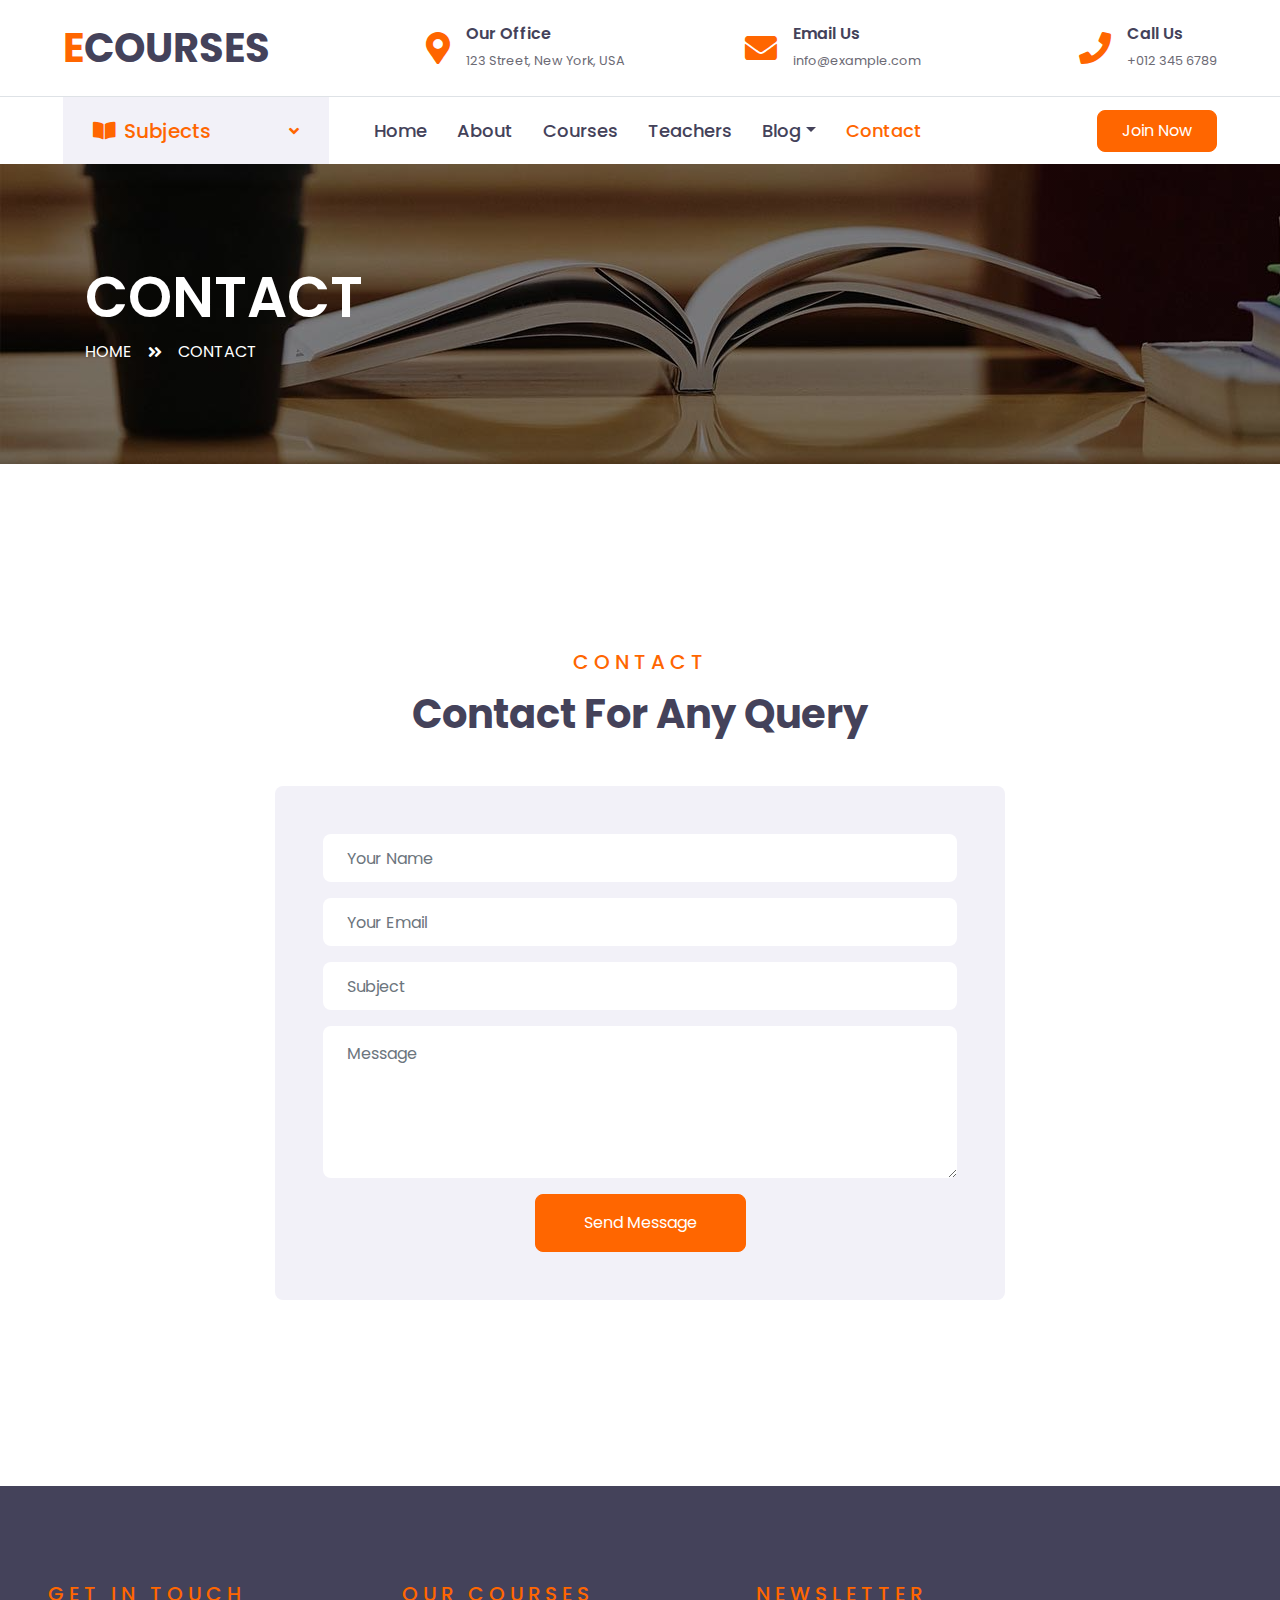
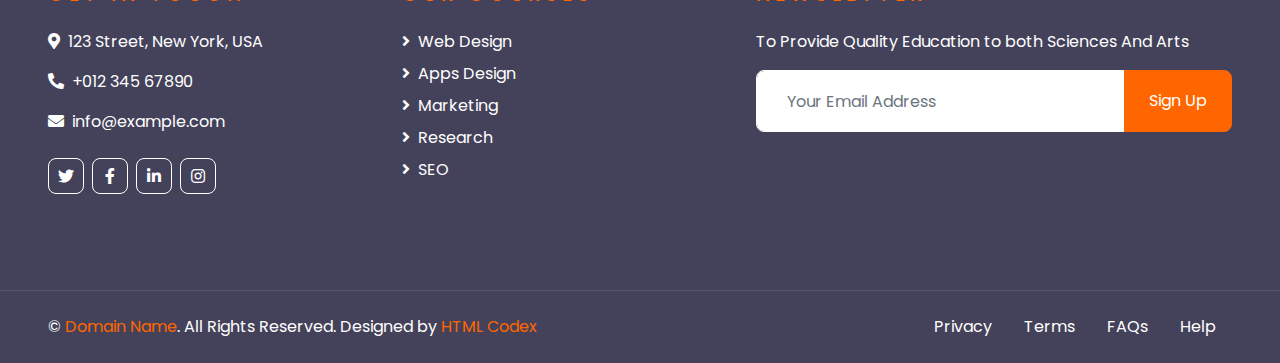
<file: JJUNJU GERALD FINAL WORK/contact.html>
<!DOCTYPE html>
<html lang="en">

<head>
    <meta charset="utf-8">
    <title>E-LEARNING</title>
    <meta content="width=device-width, initial-scale=1.0" name="viewport">
    <meta content="Free HTML Templates" name="keywords">
    <meta content="Free HTML Templates" name="description">

    <!-- Favicon -->
    <link href="img/favicon.ico" rel="icon">

    <!-- Google Web Fonts -->
    <link rel="preconnect" href="https://fonts.gstatic.com">
    <link href="https://fonts.googleapis.com/css2?family=Poppins:wght@400;500;600;700&display=swap" rel="stylesheet"> 

    <!-- Font Awesome -->
    <link href="https://cdnjs.cloudflare.com/ajax/libs/font-awesome/5.10.0/css/all.min.css" rel="stylesheet">

    <!-- Libraries Stylesheet -->
    <link href="lib/owlcarousel/assets/owl.carousel.min.css" rel="stylesheet">

    <!-- Customized Bootstrap Stylesheet -->
    <link href="css/style.css" rel="stylesheet">
</head>

<body>
    <!-- Topbar Start -->
    <div class="container-fluid d-none d-lg-block">
        <div class="row align-items-center py-4 px-xl-5">
            <div class="col-lg-3">
                <a href="" class="text-decoration-none">
                    <h1 class="m-0"><span class="text-primary">E</span>COURSES</h1>
                </a>
            </div>
            <div class="col-lg-3 text-right">
                <div class="d-inline-flex align-items-center">
                    <i class="fa fa-2x fa-map-marker-alt text-primary mr-3"></i>
                    <div class="text-left">
                        <h6 class="font-weight-semi-bold mb-1">Our Office</h6>
                        <small>123 Street, New York, USA</small>
                    </div>
                </div>
            </div>
            <div class="col-lg-3 text-right">
                <div class="d-inline-flex align-items-center">
                    <i class="fa fa-2x fa-envelope text-primary mr-3"></i>
                    <div class="text-left">
                        <h6 class="font-weight-semi-bold mb-1">Email Us</h6>
                        <small>info@example.com</small>
                    </div>
                </div>
            </div>
            <div class="col-lg-3 text-right">
                <div class="d-inline-flex align-items-center">
                    <i class="fa fa-2x fa-phone text-primary mr-3"></i>
                    <div class="text-left">
                        <h6 class="font-weight-semi-bold mb-1">Call Us</h6>
                        <small>+012 345 6789</small>
                    </div>
                </div>
            </div>
        </div>
    </div>
    <!-- Topbar End -->


    <!-- Navbar Start -->
    <div class="container-fluid">
        <div class="row border-top px-xl-5">
            <div class="col-lg-3 d-none d-lg-block">
                <a class="d-flex align-items-center justify-content-between bg-secondary w-100 text-decoration-none" data-toggle="collapse" href="#navbar-vertical" style="height: 67px; padding: 0 30px;">
                    <h5 class="text-primary m-0"><i class="fa fa-book-open mr-2"></i>Subjects</h5>
                    <i class="fa fa-angle-down text-primary"></i>
                </a>
                <nav class="collapse position-absolute navbar navbar-vertical navbar-light align-items-start p-0 border border-top-0 border-bottom-0 bg-light" id="navbar-vertical" style="width: calc(100% - 30px); z-index: 9;">
                    <div class="navbar-nav w-100">
                        <div class="nav-item dropdown">
                            <a href="#" class="nav-link" data-toggle="dropdown">Web Design <i class="fa fa-angle-down float-right mt-1"></i></a>
                            <div class="dropdown-menu position-absolute bg-secondary border-0 rounded-0 w-100 m-0">
                                <a href="" class="dropdown-item">HTML</a>
                                <a href="" class="dropdown-item">CSS</a>
                                <a href="" class="dropdown-item">jQuery</a>
                            </div>
                        </div>
                        <a href="" class="nav-item nav-link">Apps Design</a>
                        <a href="" class="nav-item nav-link">Marketing</a>
                        <a href="" class="nav-item nav-link">Research</a>
                        <a href="" class="nav-item nav-link">SEO</a>
                    </div>
                </nav>
            </div>
            <div class="col-lg-9">
                <nav class="navbar navbar-expand-lg bg-light navbar-light py-3 py-lg-0 px-0">
                    <a href="" class="text-decoration-none d-block d-lg-none">
                        <h1 class="m-0"><span class="text-primary">E</span>COURSES</h1>
                    </a>
                    <button type="button" class="navbar-toggler" data-toggle="collapse" data-target="#navbarCollapse">
                        <span class="navbar-toggler-icon"></span>
                    </button>
                    <div class="collapse navbar-collapse justify-content-between" id="navbarCollapse">
                        <div class="navbar-nav py-0">
                            <a href="index.html" class="nav-item nav-link">Home</a>
                            <a href="about.html" class="nav-item nav-link">About</a>
                            <a href="course.html" class="nav-item nav-link">Courses</a>
                            <a href="teacher.html" class="nav-item nav-link">Teachers</a>
                            <div class="nav-item dropdown">
                                <a href="#" class="nav-link dropdown-toggle" data-toggle="dropdown">Blog</a>
                                <div class="dropdown-menu rounded-0 m-0">
                                    <a href="blog.html" class="dropdown-item">Blog List</a>
                                    <a href="single.html" class="dropdown-item">Blog Detail</a>
                                </div>
                            </div>
                            <a href="contact.html" class="nav-item nav-link active">Contact</a>
                        </div>
                        <a class="btn btn-primary py-2 px-4 ml-auto d-none d-lg-block" href="">Join Now</a>
                    </div>
                </nav>
            </div>
        </div>
    </div>
    <!-- Navbar End -->


    <!-- Header Start -->
    <div class="container-fluid page-header" style="margin-bottom: 90px;">
        <div class="container">
            <div class="d-flex flex-column justify-content-center" style="min-height: 300px">
                <h3 class="display-4 text-white text-uppercase">Contact</h3>
                <div class="d-inline-flex text-white">
                    <p class="m-0 text-uppercase"><a class="text-white" href="">Home</a></p>
                    <i class="fa fa-angle-double-right pt-1 px-3"></i>
                    <p class="m-0 text-uppercase">Contact</p>
                </div>
            </div>
        </div>
    </div>
    <!-- Header End -->


    <!-- Contact Start -->
    <div class="container-fluid py-5">
        <div class="container py-5">
            <div class="text-center mb-5">
                <h5 class="text-primary text-uppercase mb-3" style="letter-spacing: 5px;">Contact</h5>
                <h1>Contact For Any Query</h1>
            </div>
            <div class="row justify-content-center">
                <div class="col-lg-8">
                    <div class="contact-form bg-secondary rounded p-5">
                        <div id="success"></div>
                        <form name="sentMessage" id="contactForm" novalidate="novalidate">
                            <div class="control-group">
                                <input type="text" class="form-control border-0 p-4" id="name" placeholder="Your Name" required="required" data-validation-required-message="Please enter your name" />
                                <p class="help-block text-danger"></p>
                            </div>
                            <div class="control-group">
                                <input type="email" class="form-control border-0 p-4" id="email" placeholder="Your Email" required="required" data-validation-required-message="Please enter your email" />
                                <p class="help-block text-danger"></p>
                            </div>
                            <div class="control-group">
                                <input type="text" class="form-control border-0 p-4" id="subject" placeholder="Subject" required="required" data-validation-required-message="Please enter a subject" />
                                <p class="help-block text-danger"></p>
                            </div>
                            <div class="control-group">
                                <textarea class="form-control border-0 py-3 px-4" rows="5" id="message" placeholder="Message" required="required" data-validation-required-message="Please enter your message"></textarea>
                                <p class="help-block text-danger"></p>
                            </div>
                            <div class="text-center">
                                <button class="btn btn-primary py-3 px-5" type="submit" id="sendMessageButton">Send Message</button>
                            </div>
                        </form>
                    </div>
                </div>
            </div>
        </div>
    </div>
    <!-- Contact End -->


    <!-- Footer Start -->
    <div class="container-fluid bg-dark text-white py-5 px-sm-3 px-lg-5" style="margin-top: 90px;">
        <div class="row pt-5">
            <div class="col-lg-7 col-md-12">
                <div class="row">
                    <div class="col-md-6 mb-5">
                        <h5 class="text-primary text-uppercase mb-4" style="letter-spacing: 5px;">Get In Touch</h5>
                        <p><i class="fa fa-map-marker-alt mr-2"></i>123 Street, New York, USA</p>
                        <p><i class="fa fa-phone-alt mr-2"></i>+012 345 67890</p>
                        <p><i class="fa fa-envelope mr-2"></i>info@example.com</p>
                        <div class="d-flex justify-content-start mt-4">
                            <a class="btn btn-outline-light btn-square mr-2" href="#"><i class="fab fa-twitter"></i></a>
                            <a class="btn btn-outline-light btn-square mr-2" href="#"><i class="fab fa-facebook-f"></i></a>
                            <a class="btn btn-outline-light btn-square mr-2" href="#"><i class="fab fa-linkedin-in"></i></a>
                            <a class="btn btn-outline-light btn-square" href="#"><i class="fab fa-instagram"></i></a>
                        </div>
                    </div>
                    <div class="col-md-6 mb-5">
                        <h5 class="text-primary text-uppercase mb-4" style="letter-spacing: 5px;">Our Courses</h5>
                        <div class="d-flex flex-column justify-content-start">
                            <a class="text-white mb-2" href="#"><i class="fa fa-angle-right mr-2"></i>Web Design</a>
                            <a class="text-white mb-2" href="#"><i class="fa fa-angle-right mr-2"></i>Apps Design</a>
                            <a class="text-white mb-2" href="#"><i class="fa fa-angle-right mr-2"></i>Marketing</a>
                            <a class="text-white mb-2" href="#"><i class="fa fa-angle-right mr-2"></i>Research</a>
                            <a class="text-white" href="#"><i class="fa fa-angle-right mr-2"></i>SEO</a>
                        </div>
                    </div>
                </div>
            </div>
            <div class="col-lg-5 col-md-12 mb-5">
                <h5 class="text-primary text-uppercase mb-4" style="letter-spacing: 5px;">Newsletter</h5>
                <p>To Provide Quality Education to both Sciences And Arts</p>
                <div class="w-100">
                    <div class="input-group">
                        <input type="text" class="form-control border-light" style="padding: 30px;" placeholder="Your Email Address">
                        <div class="input-group-append">
                            <button class="btn btn-primary px-4">Sign Up</button>
                        </div>
                    </div>
                </div>
            </div>
        </div>
    </div>
    <div class="container-fluid bg-dark text-white border-top py-4 px-sm-3 px-md-5" style="border-color: rgba(256, 256, 256, .1) !important;">
        <div class="row">
            <div class="col-lg-6 text-center text-md-left mb-3 mb-md-0">
                <p class="m-0 text-white">&copy; <a href="#">Domain Name</a>. All Rights Reserved. Designed by <a href="https://htmlcodex.com">HTML Codex</a>
                </p>
            </div>
            <div class="col-lg-6 text-center text-md-right">
                <ul class="nav d-inline-flex">
                    <li class="nav-item">
                        <a class="nav-link text-white py-0" href="#">Privacy</a>
                    </li>
                    <li class="nav-item">
                        <a class="nav-link text-white py-0" href="#">Terms</a>
                    </li>
                    <li class="nav-item">
                        <a class="nav-link text-white py-0" href="#">FAQs</a>
                    </li>
                    <li class="nav-item">
                        <a class="nav-link text-white py-0" href="#">Help</a>
                    </li>
                </ul>
            </div>
        </div>
    </div>
    <!-- Footer End -->


    <!-- Back to Top -->
    <a href="#" class="btn btn-lg btn-primary btn-lg-square back-to-top"><i class="fa fa-angle-double-up"></i></a>


    <!-- JavaScript Libraries -->
    <script src="https://code.jquery.com/jquery-3.4.1.min.js"></script>
    <script src="https://stackpath.bootstrapcdn.com/bootstrap/4.4.1/js/bootstrap.bundle.min.js"></script>
    <script src="lib/easing/easing.min.js"></script>
    <script src="lib/owlcarousel/owl.carousel.min.js"></script>

    <!-- Contact Javascript File -->
    <script src="mail/jqBootstrapValidation.min.js"></script>
    <script src="mail/contact.js"></script>

    <!-- Template Javascript -->
    <script src="js/main.js"></script>
</body>

</html>
</file>
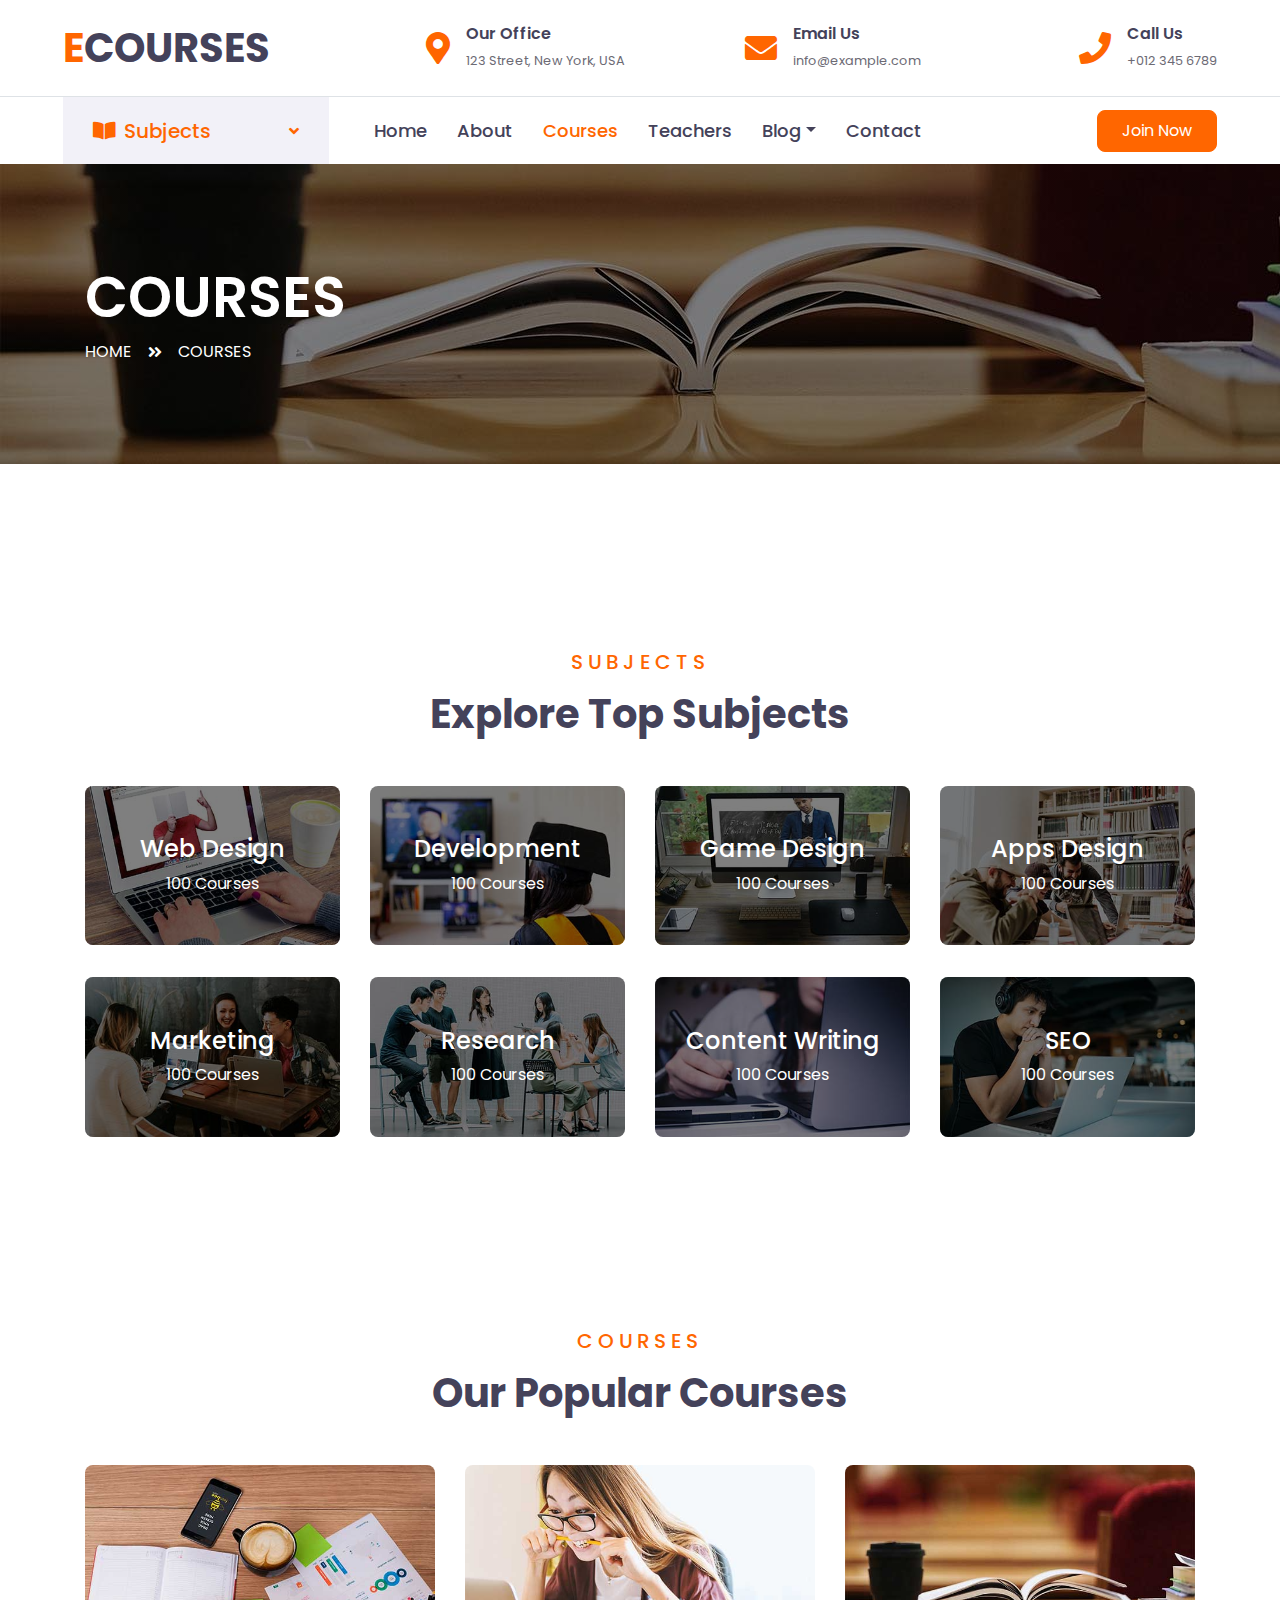
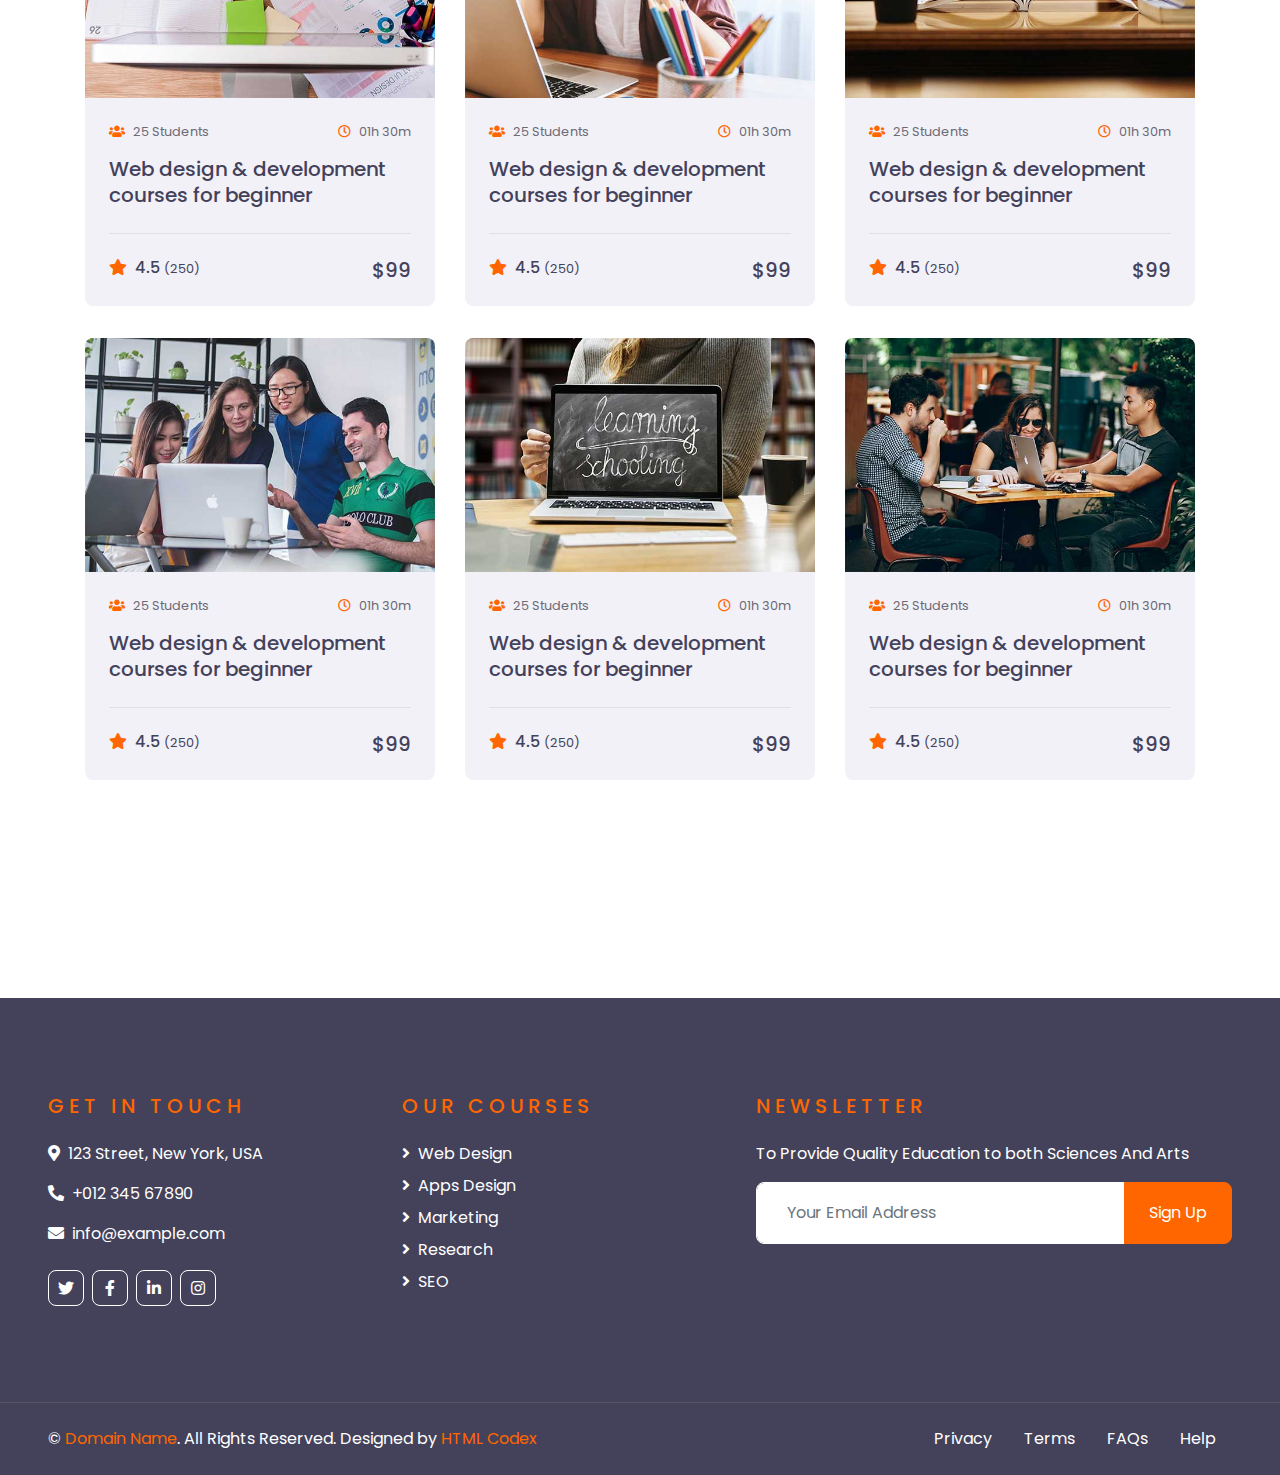
<file: JJUNJU GERALD FINAL WORK/course.html>
<!DOCTYPE html>
<html lang="en">

<head>
    <meta charset="utf-8">
    <title>E-LEARNING</title>
    <meta content="width=device-width, initial-scale=1.0" name="viewport">
    <meta content="Free HTML Templates" name="keywords">
    <meta content="Free HTML Templates" name="description">

    <!-- Favicon -->
    <link href="img/favicon.ico" rel="icon">

    <!-- Google Web Fonts -->
    <link rel="preconnect" href="https://fonts.gstatic.com">
    <link href="https://fonts.googleapis.com/css2?family=Poppins:wght@400;500;600;700&display=swap" rel="stylesheet"> 

    <!-- Font Awesome -->
    <link href="https://cdnjs.cloudflare.com/ajax/libs/font-awesome/5.10.0/css/all.min.css" rel="stylesheet">

    <!-- Libraries Stylesheet -->
    <link href="lib/owlcarousel/assets/owl.carousel.min.css" rel="stylesheet">

    <!-- Customized Bootstrap Stylesheet -->
    <link href="css/style.css" rel="stylesheet">
</head>

<body>
    <!-- Topbar Start -->
    <div class="container-fluid d-none d-lg-block">
        <div class="row align-items-center py-4 px-xl-5">
            <div class="col-lg-3">
                <a href="" class="text-decoration-none">
                    <h1 class="m-0"><span class="text-primary">E</span>COURSES</h1>
                </a>
            </div>
            <div class="col-lg-3 text-right">
                <div class="d-inline-flex align-items-center">
                    <i class="fa fa-2x fa-map-marker-alt text-primary mr-3"></i>
                    <div class="text-left">
                        <h6 class="font-weight-semi-bold mb-1">Our Office</h6>
                        <small>123 Street, New York, USA</small>
                    </div>
                </div>
            </div>
            <div class="col-lg-3 text-right">
                <div class="d-inline-flex align-items-center">
                    <i class="fa fa-2x fa-envelope text-primary mr-3"></i>
                    <div class="text-left">
                        <h6 class="font-weight-semi-bold mb-1">Email Us</h6>
                        <small>info@example.com</small>
                    </div>
                </div>
            </div>
            <div class="col-lg-3 text-right">
                <div class="d-inline-flex align-items-center">
                    <i class="fa fa-2x fa-phone text-primary mr-3"></i>
                    <div class="text-left">
                        <h6 class="font-weight-semi-bold mb-1">Call Us</h6>
                        <small>+012 345 6789</small>
                    </div>
                </div>
            </div>
        </div>
    </div>
    <!-- Topbar End -->


    <!-- Navbar Start -->
    <div class="container-fluid">
        <div class="row border-top px-xl-5">
            <div class="col-lg-3 d-none d-lg-block">
                <a class="d-flex align-items-center justify-content-between bg-secondary w-100 text-decoration-none" data-toggle="collapse" href="#navbar-vertical" style="height: 67px; padding: 0 30px;">
                    <h5 class="text-primary m-0"><i class="fa fa-book-open mr-2"></i>Subjects</h5>
                    <i class="fa fa-angle-down text-primary"></i>
                </a>
                <nav class="collapse position-absolute navbar navbar-vertical navbar-light align-items-start p-0 border border-top-0 border-bottom-0 bg-light" id="navbar-vertical" style="width: calc(100% - 30px); z-index: 9;">
                    <div class="navbar-nav w-100">
                        <div class="nav-item dropdown">
                            <a href="#" class="nav-link" data-toggle="dropdown">Web Design <i class="fa fa-angle-down float-right mt-1"></i></a>
                            <div class="dropdown-menu position-absolute bg-secondary border-0 rounded-0 w-100 m-0">
                                <a href="" class="dropdown-item">HTML</a>
                                <a href="" class="dropdown-item">CSS</a>
                                <a href="" class="dropdown-item">jQuery</a>
                            </div>
                        </div>
                        <a href="" class="nav-item nav-link">Apps Design</a>
                        <a href="" class="nav-item nav-link">Marketing</a>
                        <a href="" class="nav-item nav-link">Research</a>
                        <a href="" class="nav-item nav-link">SEO</a>
                    </div>
                </nav>
            </div>
            <div class="col-lg-9">
                <nav class="navbar navbar-expand-lg bg-light navbar-light py-3 py-lg-0 px-0">
                    <a href="" class="text-decoration-none d-block d-lg-none">
                        <h1 class="m-0"><span class="text-primary">E</span>COURSES</h1>
                    </a>
                    <button type="button" class="navbar-toggler" data-toggle="collapse" data-target="#navbarCollapse">
                        <span class="navbar-toggler-icon"></span>
                    </button>
                    <div class="collapse navbar-collapse justify-content-between" id="navbarCollapse">
                        <div class="navbar-nav py-0">
                            <a href="index.html" class="nav-item nav-link">Home</a>
                            <a href="about.html" class="nav-item nav-link">About</a>
                            <a href="course.html" class="nav-item nav-link active">Courses</a>
                            <a href="teacher.html" class="nav-item nav-link">Teachers</a>
                            <div class="nav-item dropdown">
                                <a href="#" class="nav-link dropdown-toggle" data-toggle="dropdown">Blog</a>
                                <div class="dropdown-menu rounded-0 m-0">
                                    <a href="blog.html" class="dropdown-item">Blog List</a>
                                    <a href="single.html" class="dropdown-item">Blog Detail</a>
                                </div>
                            </div>
                            <a href="contact.html" class="nav-item nav-link">Contact</a>
                        </div>
                        <a class="btn btn-primary py-2 px-4 ml-auto d-none d-lg-block" href="">Join Now</a>
                    </div>
                </nav>
            </div>
        </div>
    </div>
    <!-- Navbar End -->


    <!-- Header Start -->
    <div class="container-fluid page-header" style="margin-bottom: 90px;">
        <div class="container">
            <div class="d-flex flex-column justify-content-center" style="min-height: 300px">
                <h3 class="display-4 text-white text-uppercase">Courses</h3>
                <div class="d-inline-flex text-white">
                    <p class="m-0 text-uppercase"><a class="text-white" href="">Home</a></p>
                    <i class="fa fa-angle-double-right pt-1 px-3"></i>
                    <p class="m-0 text-uppercase">Courses</p>
                </div>
            </div>
        </div>
    </div>
    <!-- Header End -->


    <!-- Category Start -->
    <div class="container-fluid py-5">
        <div class="container pt-5 pb-3">
            <div class="text-center mb-5">
                <h5 class="text-primary text-uppercase mb-3" style="letter-spacing: 5px;">Subjects</h5>
                <h1>Explore Top Subjects</h1>
            </div>
            <div class="row">
                <div class="col-lg-3 col-md-6 mb-4">
                    <div class="cat-item position-relative overflow-hidden rounded mb-2">
                        <img class="img-fluid" src="img/cat-1.jpg" alt="">
                        <a class="cat-overlay text-white text-decoration-none" href="">
                            <h4 class="text-white font-weight-medium">Web Design</h4>
                            <span>100 Courses</span>
                        </a>
                    </div>
                </div>
                <div class="col-lg-3 col-md-6 mb-4">
                    <div class="cat-item position-relative overflow-hidden rounded mb-2">
                        <img class="img-fluid" src="img/cat-2.jpg" alt="">
                        <a class="cat-overlay text-white text-decoration-none" href="">
                            <h4 class="text-white font-weight-medium">Development</h4>
                            <span>100 Courses</span>
                        </a>
                    </div>
                </div>
                <div class="col-lg-3 col-md-6 mb-4">
                    <div class="cat-item position-relative overflow-hidden rounded mb-2">
                        <img class="img-fluid" src="img/cat-3.jpg" alt="">
                        <a class="cat-overlay text-white text-decoration-none" href="">
                            <h4 class="text-white font-weight-medium">Game Design</h4>
                            <span>100 Courses</span>
                        </a>
                    </div>
                </div>
                <div class="col-lg-3 col-md-6 mb-4">
                    <div class="cat-item position-relative overflow-hidden rounded mb-2">
                        <img class="img-fluid" src="img/cat-4.jpg" alt="">
                        <a class="cat-overlay text-white text-decoration-none" href="">
                            <h4 class="text-white font-weight-medium">Apps Design</h4>
                            <span>100 Courses</span>
                        </a>
                    </div>
                </div>
                <div class="col-lg-3 col-md-6 mb-4">
                    <div class="cat-item position-relative overflow-hidden rounded mb-2">
                        <img class="img-fluid" src="img/cat-5.jpg" alt="">
                        <a class="cat-overlay text-white text-decoration-none" href="">
                            <h4 class="text-white font-weight-medium">Marketing</h4>
                            <span>100 Courses</span>
                        </a>
                    </div>
                </div>
                <div class="col-lg-3 col-md-6 mb-4">
                    <div class="cat-item position-relative overflow-hidden rounded mb-2">
                        <img class="img-fluid" src="img/cat-6.jpg" alt="">
                        <a class="cat-overlay text-white text-decoration-none" href="">
                            <h4 class="text-white font-weight-medium">Research</h4>
                            <span>100 Courses</span>
                        </a>
                    </div>
                </div>
                <div class="col-lg-3 col-md-6 mb-4">
                    <div class="cat-item position-relative overflow-hidden rounded mb-2">
                        <img class="img-fluid" src="img/cat-7.jpg" alt="">
                        <a class="cat-overlay text-white text-decoration-none" href="">
                            <h4 class="text-white font-weight-medium">Content Writing</h4>
                            <span>100 Courses</span>
                        </a>
                    </div>
                </div>
                <div class="col-lg-3 col-md-6 mb-4">
                    <div class="cat-item position-relative overflow-hidden rounded mb-2">
                        <img class="img-fluid" src="img/cat-8.jpg" alt="">
                        <a class="cat-overlay text-white text-decoration-none" href="">
                            <h4 class="text-white font-weight-medium">SEO</h4>
                            <span>100 Courses</span>
                        </a>
                    </div>
                </div>
            </div>
        </div>
    </div>
    <!-- Category Start -->


    <!-- Courses Start -->
    <div class="container-fluid py-5">
        <div class="container py-5">
            <div class="text-center mb-5">
                <h5 class="text-primary text-uppercase mb-3" style="letter-spacing: 5px;">Courses</h5>
                <h1>Our Popular Courses</h1>
            </div>
            <div class="row">
                <div class="col-lg-4 col-md-6 mb-4">
                    <div class="rounded overflow-hidden mb-2">
                        <img class="img-fluid" src="img/course-1.jpg" alt="">
                        <div class="bg-secondary p-4">
                            <div class="d-flex justify-content-between mb-3">
                                <small class="m-0"><i class="fa fa-users text-primary mr-2"></i>25 Students</small>
                                <small class="m-0"><i class="far fa-clock text-primary mr-2"></i>01h 30m</small>
                            </div>
                            <a class="h5" href="">Web design & development courses for beginner</a>
                            <div class="border-top mt-4 pt-4">
                                <div class="d-flex justify-content-between">
                                    <h6 class="m-0"><i class="fa fa-star text-primary mr-2"></i>4.5 <small>(250)</small></h6>
                                    <h5 class="m-0">$99</h5>
                                </div>
                            </div>
                        </div>
                    </div>
                </div>
                <div class="col-lg-4 col-md-6 mb-4">
                    <div class="rounded overflow-hidden mb-2">
                        <img class="img-fluid" src="img/course-2.jpg" alt="">
                        <div class="bg-secondary p-4">
                            <div class="d-flex justify-content-between mb-3">
                                <small class="m-0"><i class="fa fa-users text-primary mr-2"></i>25 Students</small>
                                <small class="m-0"><i class="far fa-clock text-primary mr-2"></i>01h 30m</small>
                            </div>
                            <a class="h5" href="">Web design & development courses for beginner</a>
                            <div class="border-top mt-4 pt-4">
                                <div class="d-flex justify-content-between">
                                    <h6 class="m-0"><i class="fa fa-star text-primary mr-2"></i>4.5 <small>(250)</small></h6>
                                    <h5 class="m-0">$99</h5>
                                </div>
                            </div>
                        </div>
                    </div>
                </div>
                <div class="col-lg-4 col-md-6 mb-4">
                    <div class="rounded overflow-hidden mb-2">
                        <img class="img-fluid" src="img/course-3.jpg" alt="">
                        <div class="bg-secondary p-4">
                            <div class="d-flex justify-content-between mb-3">
                                <small class="m-0"><i class="fa fa-users text-primary mr-2"></i>25 Students</small>
                                <small class="m-0"><i class="far fa-clock text-primary mr-2"></i>01h 30m</small>
                            </div>
                            <a class="h5" href="">Web design & development courses for beginner</a>
                            <div class="border-top mt-4 pt-4">
                                <div class="d-flex justify-content-between">
                                    <h6 class="m-0"><i class="fa fa-star text-primary mr-2"></i>4.5 <small>(250)</small></h6>
                                    <h5 class="m-0">$99</h5>
                                </div>
                            </div>
                        </div>
                    </div>
                </div>
                <div class="col-lg-4 col-md-6 mb-4">
                    <div class="rounded overflow-hidden mb-2">
                        <img class="img-fluid" src="img/course-4.jpg" alt="">
                        <div class="bg-secondary p-4">
                            <div class="d-flex justify-content-between mb-3">
                                <small class="m-0"><i class="fa fa-users text-primary mr-2"></i>25 Students</small>
                                <small class="m-0"><i class="far fa-clock text-primary mr-2"></i>01h 30m</small>
                            </div>
                            <a class="h5" href="">Web design & development courses for beginner</a>
                            <div class="border-top mt-4 pt-4">
                                <div class="d-flex justify-content-between">
                                    <h6 class="m-0"><i class="fa fa-star text-primary mr-2"></i>4.5 <small>(250)</small></h6>
                                    <h5 class="m-0">$99</h5>
                                </div>
                            </div>
                        </div>
                    </div>
                </div>
                <div class="col-lg-4 col-md-6 mb-4">
                    <div class="rounded overflow-hidden mb-2">
                        <img class="img-fluid" src="img/course-5.jpg" alt="">
                        <div class="bg-secondary p-4">
                            <div class="d-flex justify-content-between mb-3">
                                <small class="m-0"><i class="fa fa-users text-primary mr-2"></i>25 Students</small>
                                <small class="m-0"><i class="far fa-clock text-primary mr-2"></i>01h 30m</small>
                            </div>
                            <a class="h5" href="">Web design & development courses for beginner</a>
                            <div class="border-top mt-4 pt-4">
                                <div class="d-flex justify-content-between">
                                    <h6 class="m-0"><i class="fa fa-star text-primary mr-2"></i>4.5 <small>(250)</small></h6>
                                    <h5 class="m-0">$99</h5>
                                </div>
                            </div>
                        </div>
                    </div>
                </div>
                <div class="col-lg-4 col-md-6 mb-4">
                    <div class="rounded overflow-hidden mb-2">
                        <img class="img-fluid" src="img/course-6.jpg" alt="">
                        <div class="bg-secondary p-4">
                            <div class="d-flex justify-content-between mb-3">
                                <small class="m-0"><i class="fa fa-users text-primary mr-2"></i>25 Students</small>
                                <small class="m-0"><i class="far fa-clock text-primary mr-2"></i>01h 30m</small>
                            </div>
                            <a class="h5" href="">Web design & development courses for beginner</a>
                            <div class="border-top mt-4 pt-4">
                                <div class="d-flex justify-content-between">
                                    <h6 class="m-0"><i class="fa fa-star text-primary mr-2"></i>4.5 <small>(250)</small></h6>
                                    <h5 class="m-0">$99</h5>
                                </div>
                            </div>
                        </div>
                    </div>
                </div>
            </div>
        </div>
    </div>
    <!-- Courses End -->


    <!-- Footer Start -->
    <div class="container-fluid bg-dark text-white py-5 px-sm-3 px-lg-5" style="margin-top: 90px;">
        <div class="row pt-5">
            <div class="col-lg-7 col-md-12">
                <div class="row">
                    <div class="col-md-6 mb-5">
                        <h5 class="text-primary text-uppercase mb-4" style="letter-spacing: 5px;">Get In Touch</h5>
                        <p><i class="fa fa-map-marker-alt mr-2"></i>123 Street, New York, USA</p>
                        <p><i class="fa fa-phone-alt mr-2"></i>+012 345 67890</p>
                        <p><i class="fa fa-envelope mr-2"></i>info@example.com</p>
                        <div class="d-flex justify-content-start mt-4">
                            <a class="btn btn-outline-light btn-square mr-2" href="#"><i class="fab fa-twitter"></i></a>
                            <a class="btn btn-outline-light btn-square mr-2" href="#"><i class="fab fa-facebook-f"></i></a>
                            <a class="btn btn-outline-light btn-square mr-2" href="#"><i class="fab fa-linkedin-in"></i></a>
                            <a class="btn btn-outline-light btn-square" href="#"><i class="fab fa-instagram"></i></a>
                        </div>
                    </div>
                    <div class="col-md-6 mb-5">
                        <h5 class="text-primary text-uppercase mb-4" style="letter-spacing: 5px;">Our Courses</h5>
                        <div class="d-flex flex-column justify-content-start">
                            <a class="text-white mb-2" href="#"><i class="fa fa-angle-right mr-2"></i>Web Design</a>
                            <a class="text-white mb-2" href="#"><i class="fa fa-angle-right mr-2"></i>Apps Design</a>
                            <a class="text-white mb-2" href="#"><i class="fa fa-angle-right mr-2"></i>Marketing</a>
                            <a class="text-white mb-2" href="#"><i class="fa fa-angle-right mr-2"></i>Research</a>
                            <a class="text-white" href="#"><i class="fa fa-angle-right mr-2"></i>SEO</a>
                        </div>
                    </div>
                </div>
            </div>
            <div class="col-lg-5 col-md-12 mb-5">
                <h5 class="text-primary text-uppercase mb-4" style="letter-spacing: 5px;">Newsletter</h5>
                <p>To Provide Quality Education to both Sciences And Arts</p>
                <div class="w-100">
                    <div class="input-group">
                        <input type="text" class="form-control border-light" style="padding: 30px;" placeholder="Your Email Address">
                        <div class="input-group-append">
                            <button class="btn btn-primary px-4">Sign Up</button>
                        </div>
                    </div>
                </div>
            </div>
        </div>
    </div>
    <div class="container-fluid bg-dark text-white border-top py-4 px-sm-3 px-md-5" style="border-color: rgba(256, 256, 256, .1) !important;">
        <div class="row">
            <div class="col-lg-6 text-center text-md-left mb-3 mb-md-0">
                <p class="m-0 text-white">&copy; <a href="#">Domain Name</a>. All Rights Reserved. Designed by <a href="https://htmlcodex.com">HTML Codex</a>
                </p>
            </div>
            <div class="col-lg-6 text-center text-md-right">
                <ul class="nav d-inline-flex">
                    <li class="nav-item">
                        <a class="nav-link text-white py-0" href="#">Privacy</a>
                    </li>
                    <li class="nav-item">
                        <a class="nav-link text-white py-0" href="#">Terms</a>
                    </li>
                    <li class="nav-item">
                        <a class="nav-link text-white py-0" href="#">FAQs</a>
                    </li>
                    <li class="nav-item">
                        <a class="nav-link text-white py-0" href="#">Help</a>
                    </li>
                </ul>
            </div>
        </div>
    </div>
    <!-- Footer End -->


    <!-- Back to Top -->
    <a href="#" class="btn btn-lg btn-primary btn-lg-square back-to-top"><i class="fa fa-angle-double-up"></i></a>


    <!-- JavaScript Libraries -->
    <script src="https://code.jquery.com/jquery-3.4.1.min.js"></script>
    <script src="https://stackpath.bootstrapcdn.com/bootstrap/4.4.1/js/bootstrap.bundle.min.js"></script>
    <script src="lib/easing/easing.min.js"></script>
    <script src="lib/owlcarousel/owl.carousel.min.js"></script>

    <!-- Contact Javascript File -->
    <script src="mail/jqBootstrapValidation.min.js"></script>
    <script src="mail/contact.js"></script>

    <!-- Template Javascript -->
    <script src="js/main.js"></script>
</body>

</html>
</file>
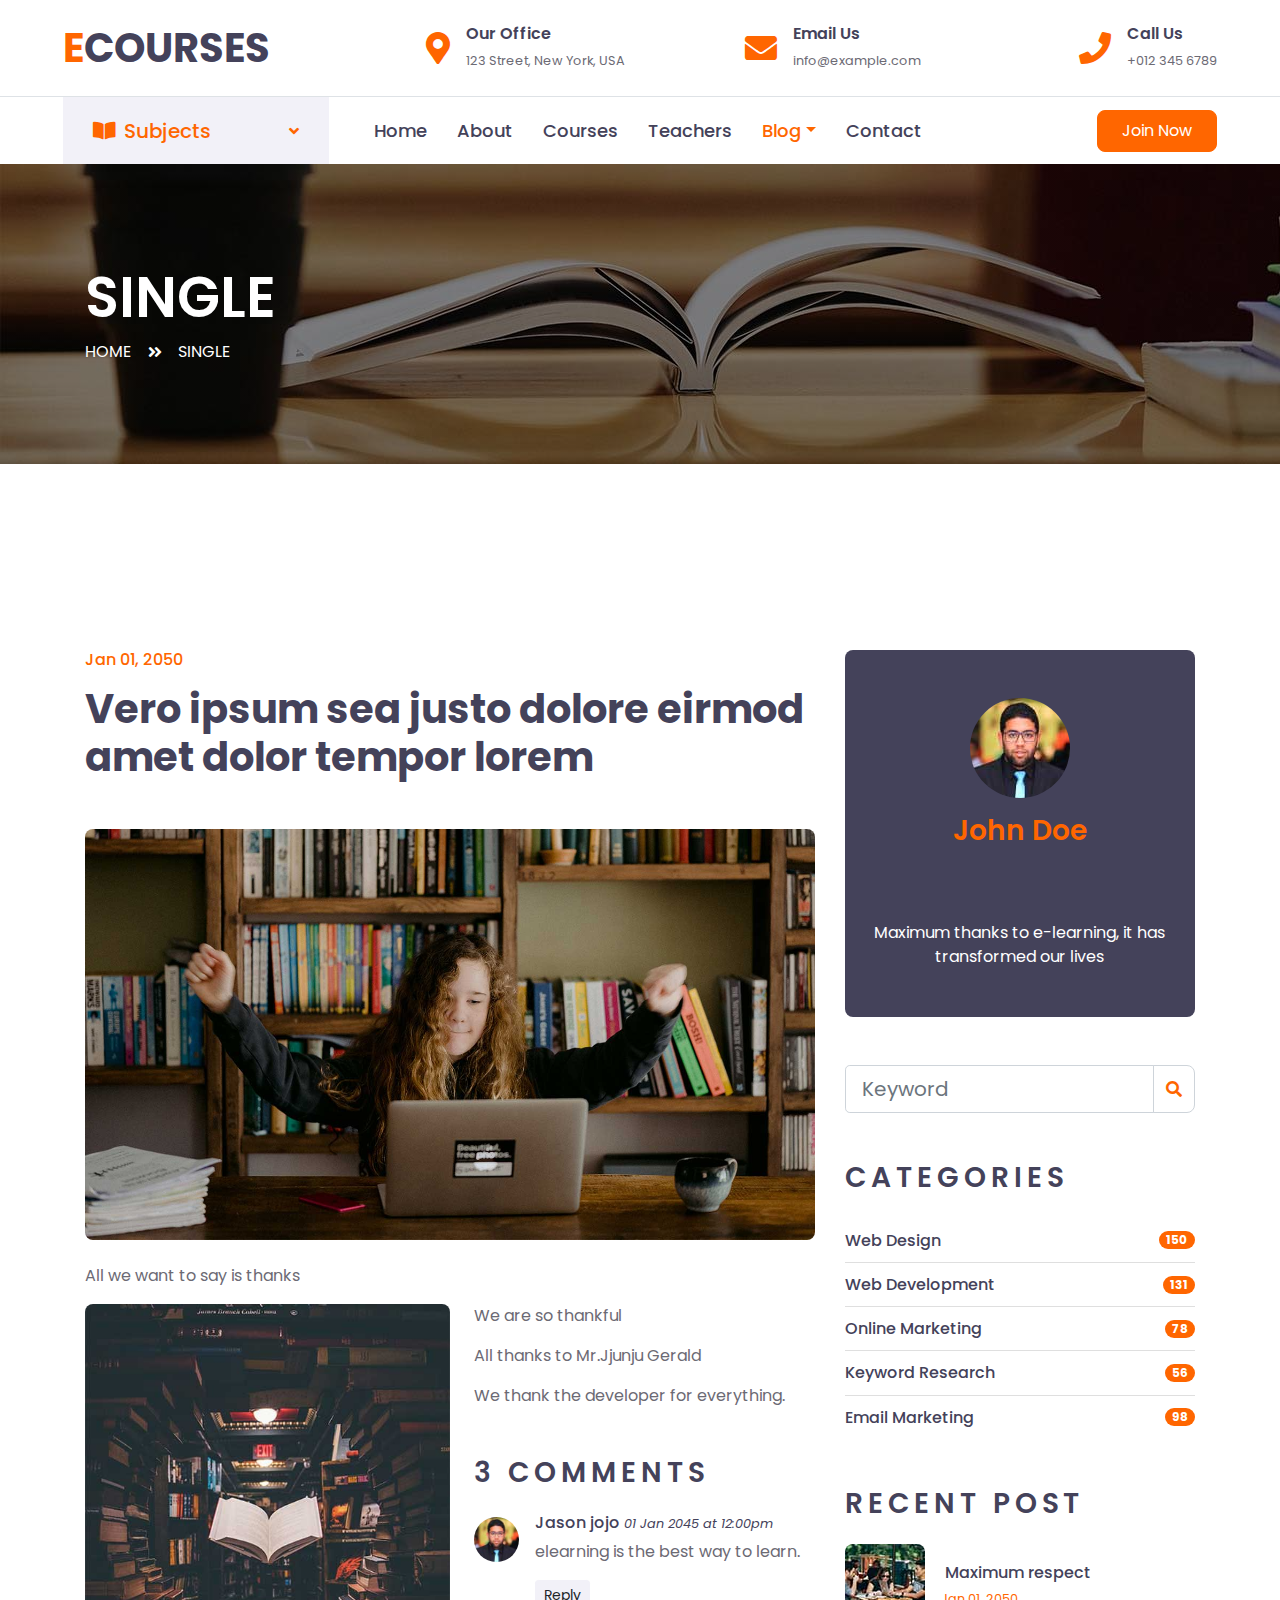
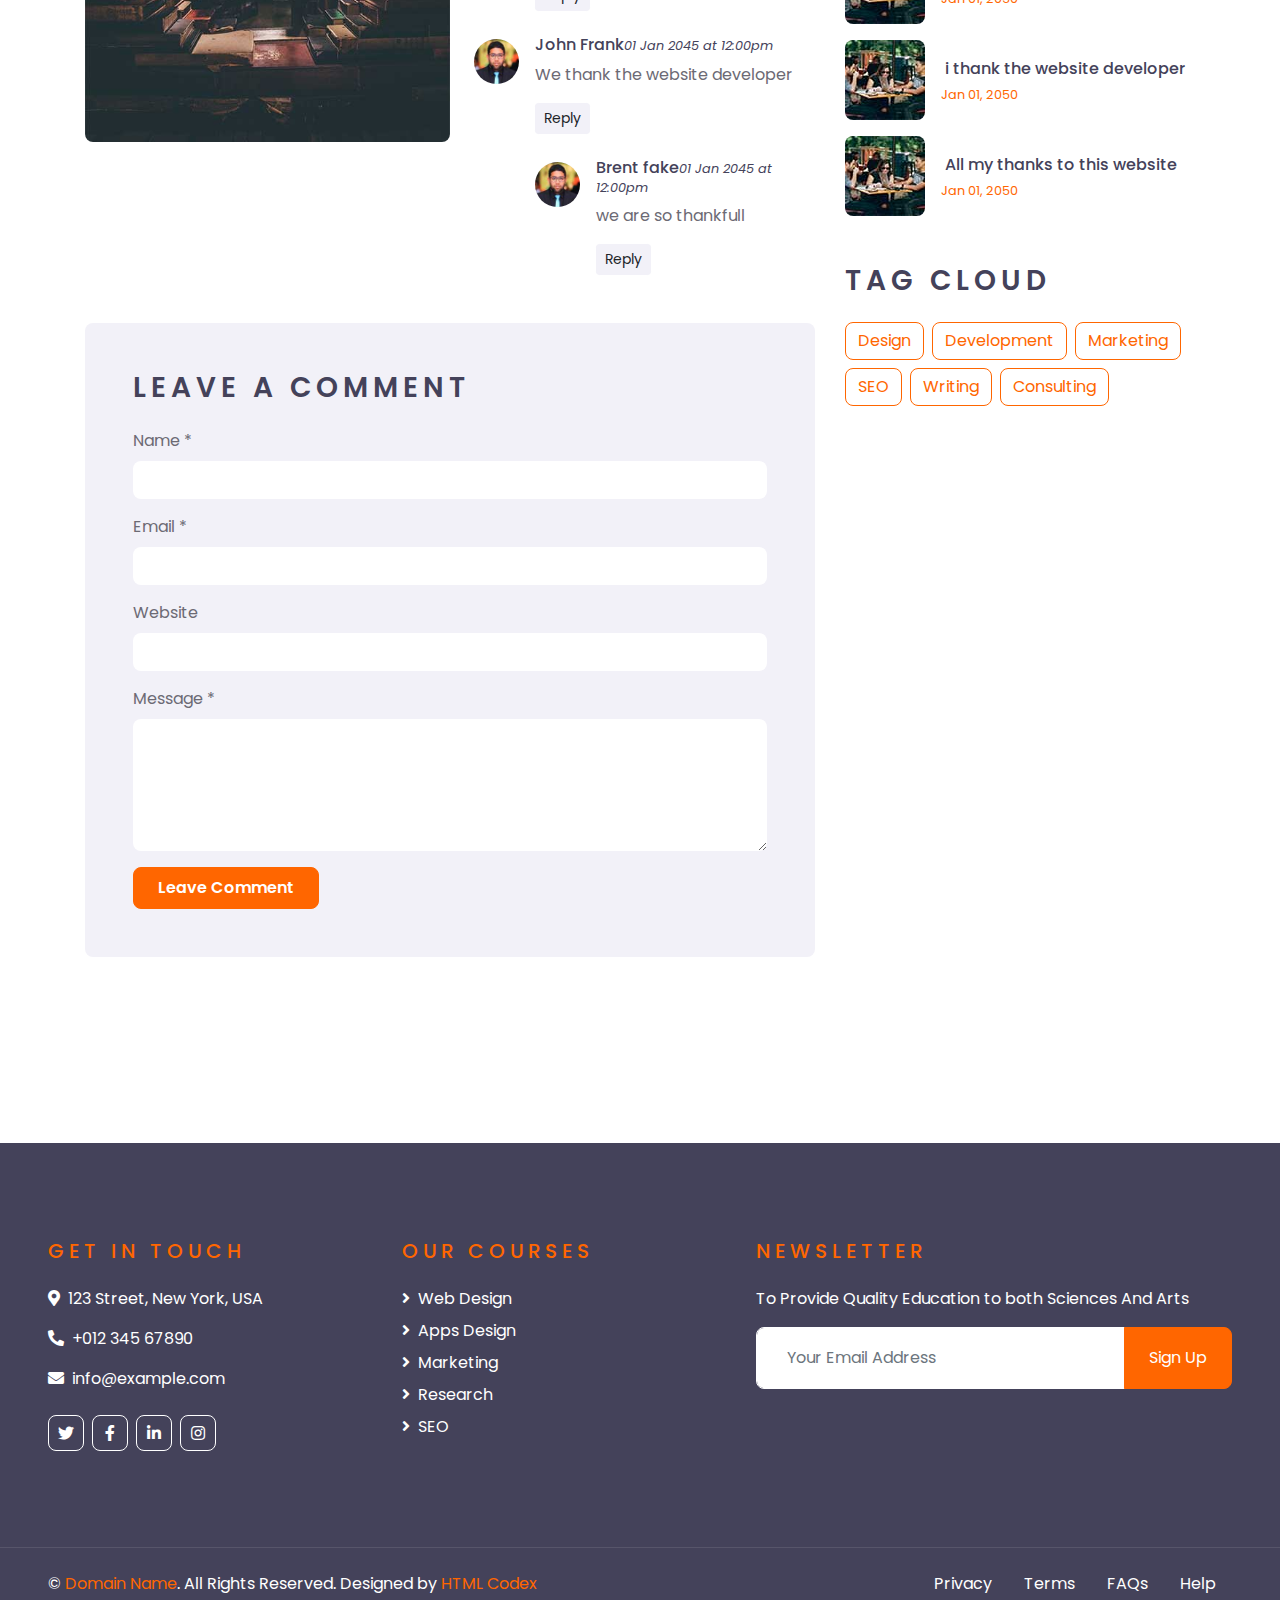
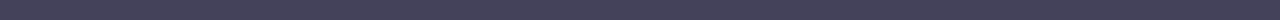
<file: JJUNJU GERALD FINAL WORK/single.html>
<!DOCTYPE html>
<html lang="en">

<head>
    <meta charset="utf-8">
    <title>E-LEARNING</title>
    <meta content="width=device-width, initial-scale=1.0" name="viewport">
    <meta content="Free HTML Templates" name="keywords">
    <meta content="Free HTML Templates" name="description">

    <!-- Favicon -->
    <link href="img/favicon.ico" rel="icon">

    <!-- Google Web Fonts -->
    <link rel="preconnect" href="https://fonts.gstatic.com">
    <link href="https://fonts.googleapis.com/css2?family=Poppins:wght@400;500;600;700&display=swap" rel="stylesheet"> 

    <!-- Font Awesome -->
    <link href="https://cdnjs.cloudflare.com/ajax/libs/font-awesome/5.10.0/css/all.min.css" rel="stylesheet">

    <!-- Libraries Stylesheet -->
    <link href="lib/owlcarousel/assets/owl.carousel.min.css" rel="stylesheet">

    <!-- Customized Bootstrap Stylesheet -->
    <link href="css/style.css" rel="stylesheet">
</head>

<body>
    <!-- Topbar Start -->
    <div class="container-fluid d-none d-lg-block">
        <div class="row align-items-center py-4 px-xl-5">
            <div class="col-lg-3">
                <a href="" class="text-decoration-none">
                    <h1 class="m-0"><span class="text-primary">E</span>COURSES</h1>
                </a>
            </div>
            <div class="col-lg-3 text-right">
                <div class="d-inline-flex align-items-center">
                    <i class="fa fa-2x fa-map-marker-alt text-primary mr-3"></i>
                    <div class="text-left">
                        <h6 class="font-weight-semi-bold mb-1">Our Office</h6>
                        <small>123 Street, New York, USA</small>
                    </div>
                </div>
            </div>
            <div class="col-lg-3 text-right">
                <div class="d-inline-flex align-items-center">
                    <i class="fa fa-2x fa-envelope text-primary mr-3"></i>
                    <div class="text-left">
                        <h6 class="font-weight-semi-bold mb-1">Email Us</h6>
                        <small>info@example.com</small>
                    </div>
                </div>
            </div>
            <div class="col-lg-3 text-right">
                <div class="d-inline-flex align-items-center">
                    <i class="fa fa-2x fa-phone text-primary mr-3"></i>
                    <div class="text-left">
                        <h6 class="font-weight-semi-bold mb-1">Call Us</h6>
                        <small>+012 345 6789</small>
                    </div>
                </div>
            </div>
        </div>
    </div>
    <!-- Topbar End -->


    <!-- Navbar Start -->
    <div class="container-fluid">
        <div class="row border-top px-xl-5">
            <div class="col-lg-3 d-none d-lg-block">
                <a class="d-flex align-items-center justify-content-between bg-secondary w-100 text-decoration-none" data-toggle="collapse" href="#navbar-vertical" style="height: 67px; padding: 0 30px;">
                    <h5 class="text-primary m-0"><i class="fa fa-book-open mr-2"></i>Subjects</h5>
                    <i class="fa fa-angle-down text-primary"></i>
                </a>
                <nav class="collapse position-absolute navbar navbar-vertical navbar-light align-items-start p-0 border border-top-0 border-bottom-0 bg-light" id="navbar-vertical" style="width: calc(100% - 30px); z-index: 9;">
                    <div class="navbar-nav w-100">
                        <div class="nav-item dropdown">
                            <a href="#" class="nav-link" data-toggle="dropdown">Web Design <i class="fa fa-angle-down float-right mt-1"></i></a>
                            <div class="dropdown-menu position-absolute bg-secondary border-0 rounded-0 w-100 m-0">
                                <a href="" class="dropdown-item">HTML</a>
                                <a href="" class="dropdown-item">CSS</a>
                                <a href="" class="dropdown-item">jQuery</a>
                            </div>
                        </div>
                        <a href="" class="nav-item nav-link">Apps Design</a>
                        <a href="" class="nav-item nav-link">Marketing</a>
                        <a href="" class="nav-item nav-link">Research</a>
                        <a href="" class="nav-item nav-link">SEO</a>
                    </div>
                </nav>
            </div>
            <div class="col-lg-9">
                <nav class="navbar navbar-expand-lg bg-light navbar-light py-3 py-lg-0 px-0">
                    <a href="" class="text-decoration-none d-block d-lg-none">
                        <h1 class="m-0"><span class="text-primary">E</span>COURSES</h1>
                    </a>
                    <button type="button" class="navbar-toggler" data-toggle="collapse" data-target="#navbarCollapse">
                        <span class="navbar-toggler-icon"></span>
                    </button>
                    <div class="collapse navbar-collapse justify-content-between" id="navbarCollapse">
                        <div class="navbar-nav py-0">
                            <a href="index.html" class="nav-item nav-link">Home</a>
                            <a href="about.html" class="nav-item nav-link">About</a>
                            <a href="course.html" class="nav-item nav-link">Courses</a>
                            <a href="teacher.html" class="nav-item nav-link">Teachers</a>
                            <div class="nav-item dropdown">
                                <a href="#" class="nav-link dropdown-toggle active" data-toggle="dropdown">Blog</a>
                                <div class="dropdown-menu rounded-0 m-0">
                                    <a href="blog.html" class="dropdown-item">Blog Grid</a>
                                    <a href="single.html" class="dropdown-item active">Blog Detail</a>
                                </div>
                            </div>
                            <a href="contact.html" class="nav-item nav-link">Contact</a>
                        </div>
                        <a class="btn btn-primary py-2 px-4 ml-auto d-none d-lg-block" href="">Join Now</a>
                    </div>
                </nav>
            </div>
        </div>
    </div>
    <!-- Navbar End -->


    <!-- Header Start -->
    <div class="container-fluid page-header" style="margin-bottom: 90px;">
        <div class="container">
            <div class="d-flex flex-column justify-content-center" style="min-height: 300px">
                <h3 class="display-4 text-white text-uppercase">Single</h3>
                <div class="d-inline-flex text-white">
                    <p class="m-0 text-uppercase"><a class="text-white" href="">Home</a></p>
                    <i class="fa fa-angle-double-right pt-1 px-3"></i>
                    <p class="m-0 text-uppercase">Single</p>
                </div>
            </div>
        </div>
    </div>
    <!-- Header End -->


    <!-- Detail Start -->
    <div class="container-fluid py-5">
        <div class="container py-5">
            <div class="row">
                <div class="col-lg-8">
                    <div class="mb-5">
                        <h6 class="text-primary mb-3">Jan 01, 2050</h6>
                        <h1 class="mb-5">Vero ipsum sea justo dolore eirmod amet dolor tempor lorem</h1>
                        <img class="img-fluid rounded w-100 mb-4" src="img/carousel-1.jpg" alt="Image">
                        <p>All we want to say is thanks</p>
                        <p>We are so thankful</h2>
                        <img class="img-fluid rounded w-50 float-left mr-4 mb-3" src="img/blog-1.jpg" alt="Image">
                        <p>All thanks to Mr.Jjunju Gerald</p>
                        <p>We thank the developer for everything.</p>
                    </div>

                    <!-- Comment List -->
                    <div class="mb-5">
                        <h3 class="text-uppercase mb-4" style="letter-spacing: 5px;">3 Comments</h3>
                        <div class="media mb-4">
                            <img src="img/user.jpg" alt="Image" class="img-fluid rounded-circle mr-3 mt-1"
                                style="width: 45px;">
                            <div class="media-body">
                                <h6>Jason  jojo <small><i>01 Jan 2045 at 12:00pm</i></small></h6>
                                <p>elearning is the best way to learn.</p>
                                <button class="btn btn-sm btn-secondary">Reply</button>
                            </div>
                        </div>
                        <div class="media mb-4">
                            <img src="img/user.jpg" alt="Image" class="img-fluid rounded-circle mr-3 mt-1"
                                style="width: 45px;">
                            <div class="media-body">
                                <h6>John Frank<small><i>01 Jan 2045 at 12:00pm</i></small></h6>
                                <p>We thank the website developer</p>
                                <button class="btn btn-sm btn-secondary">Reply</button>
                                <div class="media mt-4">
                                    <img src="img/user.jpg" alt="Image" class="img-fluid rounded-circle mr-3 mt-1"
                                        style="width: 45px;">
                                    <div class="media-body">
                                        <h6> Brent fake<small><i>01 Jan 2045 at 12:00pm</i></small></h6>
                                        <p>we are so thankfull</p>
                                        <button class="btn btn-sm btn-secondary">Reply</button>
                                    </div>
                                </div>
                            </div>
                        </div>
                    </div>

                    <!-- Comment Form -->
                    <div class="bg-secondary rounded p-5">
                        <h3 class="text-uppercase mb-4" style="letter-spacing: 5px;">Leave a comment</h3>
                        <form>
                            <div class="form-group">
                                <label for="name">Name *</label>
                                <input type="text" class="form-control border-0" id="name">
                            </div>
                            <div class="form-group">
                                <label for="email">Email *</label>
                                <input type="email" class="form-control border-0" id="email">
                            </div>
                            <div class="form-group">
                                <label for="website">Website</label>
                                <input type="url" class="form-control border-0" id="website">
                            </div>

                            <div class="form-group">
                                <label for="message">Message *</label>
                                <textarea id="message" cols="30" rows="5" class="form-control border-0"></textarea>
                            </div>
                            <div class="form-group mb-0">
                                <input type="submit" value="Leave Comment" class="btn btn-primary py-md-2 px-md-4 font-weight-semi-bold">
                            </div>
                        </form>
                    </div>
                </div>

                <div class="col-lg-4 mt-5 mt-lg-0">
                    <!-- Author Bio -->
                    <div class="d-flex flex-column text-center bg-dark rounded mb-5 py-5 px-4">
                        <img src="img/user.jpg" class="img-fluid rounded-circle mx-auto mb-3" style="width: 100px;">
                        <h3 class="text-primary mb-3">John Doe</h3>
                        <h3 class="text-uppercase mb-4" style="letter-spacing: 5px;">Tag Cloud</h3>
                        <p class="text-white m-0">Maximum thanks to e-learning, it has transformed our lives</p>
                    </div>

                    <!-- Search Form -->
                    <div class="mb-5">
                        <form action="">
                            <div class="input-group">
                                <input type="text" class="form-control form-control-lg" placeholder="Keyword">
                                <div class="input-group-append">
                                    <span class="input-group-text bg-transparent text-primary"><i
                                            class="fa fa-search"></i></span>
                                </div>
                            </div>
                        </form>
                    </div>

                    <!-- Category List -->
                    <div class="mb-5">
                        <h3 class="text-uppercase mb-4" style="letter-spacing: 5px;">Categories</h3>
                        <ul class="list-group list-group-flush">
                            <li class="list-group-item d-flex justify-content-between align-items-center px-0">
                                <a href="" class="text-decoration-none h6 m-0">Web Design</a>
                                <span class="badge badge-primary badge-pill">150</span>
                            </li>
                            <li class="list-group-item d-flex justify-content-between align-items-center px-0">
                                <a href="" class="text-decoration-none h6 m-0">Web Development</a>
                                <span class="badge badge-primary badge-pill">131</span>
                            </li>
                            <li class="list-group-item d-flex justify-content-between align-items-center px-0">
                                <a href="" class="text-decoration-none h6 m-0">Online Marketing</a>
                                <span class="badge badge-primary badge-pill">78</span>
                            </li>
                            <li class="list-group-item d-flex justify-content-between align-items-center px-0">
                                <a href="" class="text-decoration-none h6 m-0">Keyword Research</a>
                                <span class="badge badge-primary badge-pill">56</span>
                            </li>
                            <li class="list-group-item d-flex justify-content-between align-items-center px-0">
                                <a href="" class="text-decoration-none h6 m-0">Email Marketing</a>
                                <span class="badge badge-primary badge-pill">98</span>
                            </li>
                        </ul>
                    </div>

                    <!-- Recent Post -->
                    <div class="mb-5">
                        <h3 class="text-uppercase mb-4" style="letter-spacing: 5px;">Recent Post</h3>
                        <a class="d-flex align-items-center text-decoration-none mb-3" href="">
                            <img class="img-fluid rounded" src="img/blog-80x80.jpg" alt="">
                            <div class="pl-3">
                                <h6 class="m-1">Maximum respect</h6>
                                <small>Jan 01, 2050</small>
                            </div>
                        </a>
                        <a class="d-flex align-items-center text-decoration-none mb-3" href="">
                            <img class="img-fluid rounded" src="img/blog-80x80.jpg" alt="">
                            <div class="pl-3">
                                <h6 class="m-1">i thank the website developer</h6>
                                <small>Jan 01, 2050</small>
                            </div>
                        </a>
                        <a class="d-flex align-items-center text-decoration-none mb-3" href="">
                            <img class="img-fluid rounded" src="img/blog-80x80.jpg" alt="">
                            <div class="pl-3">
                                <h6 class="m-1">All my thanks to this website</h6>
                                <small>Jan 01, 2050</small>
                            </div>
                        </a>
                    </div>

                    <!-- Tag Cloud -->
                    <div class="mb-5">
                        <h3 class="text-uppercase mb-4" style="letter-spacing: 5px;">Tag Cloud</h3>
                        <div class="d-flex flex-wrap m-n1">
                            <a href="" class="btn btn-outline-primary m-1">Design</a>
                            <a href="" class="btn btn-outline-primary m-1">Development</a>
                            <a href="" class="btn btn-outline-primary m-1">Marketing</a>
                            <a href="" class="btn btn-outline-primary m-1">SEO</a>
                            <a href="" class="btn btn-outline-primary m-1">Writing</a>
                            <a href="" class="btn btn-outline-primary m-1">Consulting</a>
                        </div>
                    </div>
                </div>
            </div>
        </div>
    </div>
    <!-- Detail End -->


    <!-- Footer Start -->
    <div class="container-fluid bg-dark text-white py-5 px-sm-3 px-lg-5" style="margin-top: 90px;">
        <div class="row pt-5">
            <div class="col-lg-7 col-md-12">
                <div class="row">
                    <div class="col-md-6 mb-5">
                        <h5 class="text-primary text-uppercase mb-4" style="letter-spacing: 5px;">Get In Touch</h5>
                        <p><i class="fa fa-map-marker-alt mr-2"></i>123 Street, New York, USA</p>
                        <p><i class="fa fa-phone-alt mr-2"></i>+012 345 67890</p>
                        <p><i class="fa fa-envelope mr-2"></i>info@example.com</p>
                        <div class="d-flex justify-content-start mt-4">
                            <a class="btn btn-outline-light btn-square mr-2" href="#"><i class="fab fa-twitter"></i></a>
                            <a class="btn btn-outline-light btn-square mr-2" href="#"><i class="fab fa-facebook-f"></i></a>
                            <a class="btn btn-outline-light btn-square mr-2" href="#"><i class="fab fa-linkedin-in"></i></a>
                            <a class="btn btn-outline-light btn-square" href="#"><i class="fab fa-instagram"></i></a>
                        </div>
                    </div>
                    <div class="col-md-6 mb-5">
                        <h5 class="text-primary text-uppercase mb-4" style="letter-spacing: 5px;">Our Courses</h5>
                        <div class="d-flex flex-column justify-content-start">
                            <a class="text-white mb-2" href="#"><i class="fa fa-angle-right mr-2"></i>Web Design</a>
                            <a class="text-white mb-2" href="#"><i class="fa fa-angle-right mr-2"></i>Apps Design</a>
                            <a class="text-white mb-2" href="#"><i class="fa fa-angle-right mr-2"></i>Marketing</a>
                            <a class="text-white mb-2" href="#"><i class="fa fa-angle-right mr-2"></i>Research</a>
                            <a class="text-white" href="#"><i class="fa fa-angle-right mr-2"></i>SEO</a>
                        </div>
                    </div>
                </div>
            </div>
            <div class="col-lg-5 col-md-12 mb-5">
                <h5 class="text-primary text-uppercase mb-4" style="letter-spacing: 5px;">Newsletter</h5>
                <p>To Provide Quality Education to both Sciences And Arts</p>
                <div class="w-100">
                    <div class="input-group">
                        <input type="text" class="form-control border-light" style="padding: 30px;" placeholder="Your Email Address">
                        <div class="input-group-append">
                            <button class="btn btn-primary px-4">Sign Up</button>
                        </div>
                    </div>
                </div>
            </div>
        </div>
    </div>
    <div class="container-fluid bg-dark text-white border-top py-4 px-sm-3 px-md-5" style="border-color: rgba(256, 256, 256, .1) !important;">
        <div class="row">
            <div class="col-lg-6 text-center text-md-left mb-3 mb-md-0">
                <p class="m-0 text-white">&copy; <a href="#">Domain Name</a>. All Rights Reserved. Designed by <a href="https://htmlcodex.com">HTML Codex</a>
                </p>
            </div>
            <div class="col-lg-6 text-center text-md-right">
                <ul class="nav d-inline-flex">
                    <li class="nav-item">
                        <a class="nav-link text-white py-0" href="#">Privacy</a>
                    </li>
                    <li class="nav-item">
                        <a class="nav-link text-white py-0" href="#">Terms</a>
                    </li>
                    <li class="nav-item">
                        <a class="nav-link text-white py-0" href="#">FAQs</a>
                    </li>
                    <li class="nav-item">
                        <a class="nav-link text-white py-0" href="#">Help</a>
                    </li>
                </ul>
            </div>
        </div>
    </div>
    <!-- Footer End -->


    <!-- Back to Top -->
    <a href="#" class="btn btn-lg btn-primary btn-lg-square back-to-top"><i class="fa fa-angle-double-up"></i></a>


    <!-- JavaScript Libraries -->
    <script src="https://code.jquery.com/jquery-3.4.1.min.js"></script>
    <script src="https://stackpath.bootstrapcdn.com/bootstrap/4.4.1/js/bootstrap.bundle.min.js"></script>
    <script src="lib/easing/easing.min.js"></script>
    <script src="lib/owlcarousel/owl.carousel.min.js"></script>

    <!-- Contact Javascript File -->
    <script src="mail/jqBootstrapValidation.min.js"></script>
    <script src="mail/contact.js"></script>

    <!-- Template Javascript -->
    <script src="js/main.js"></script>
</body>

</html>
</file>
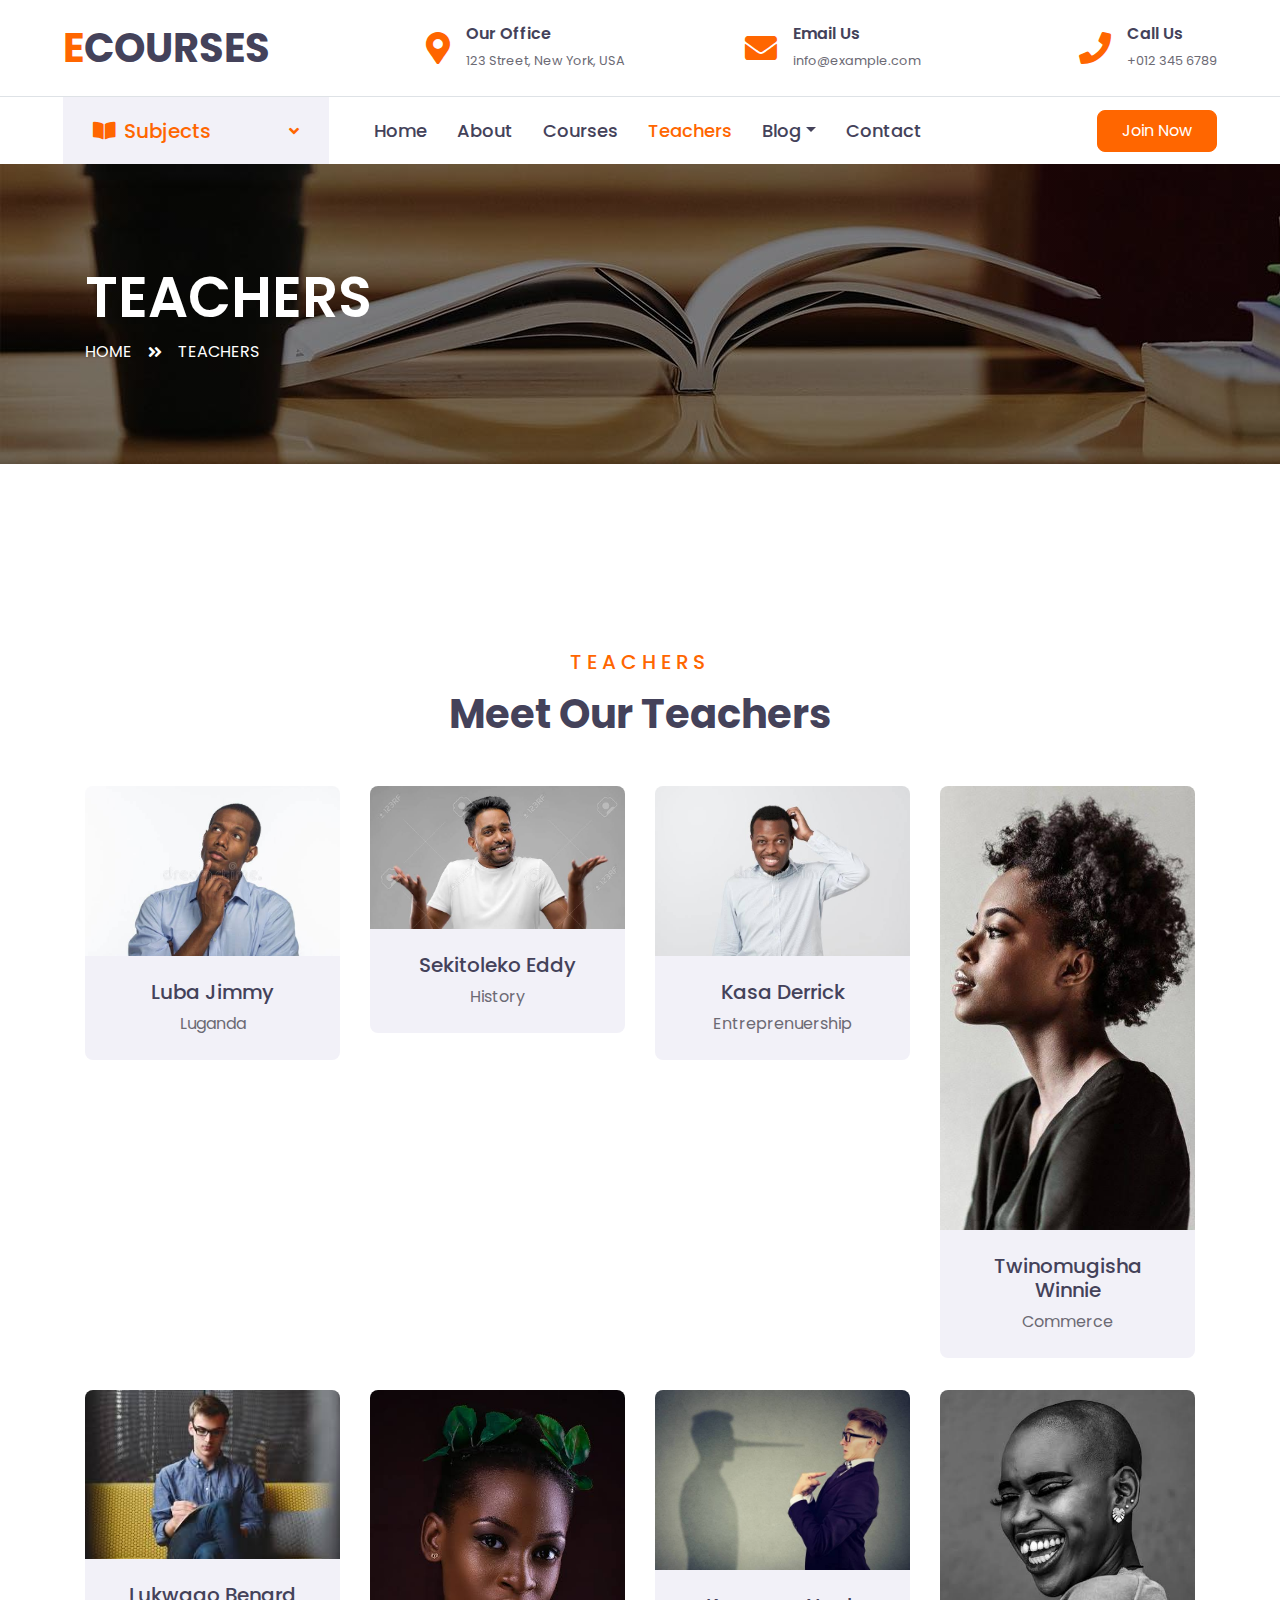
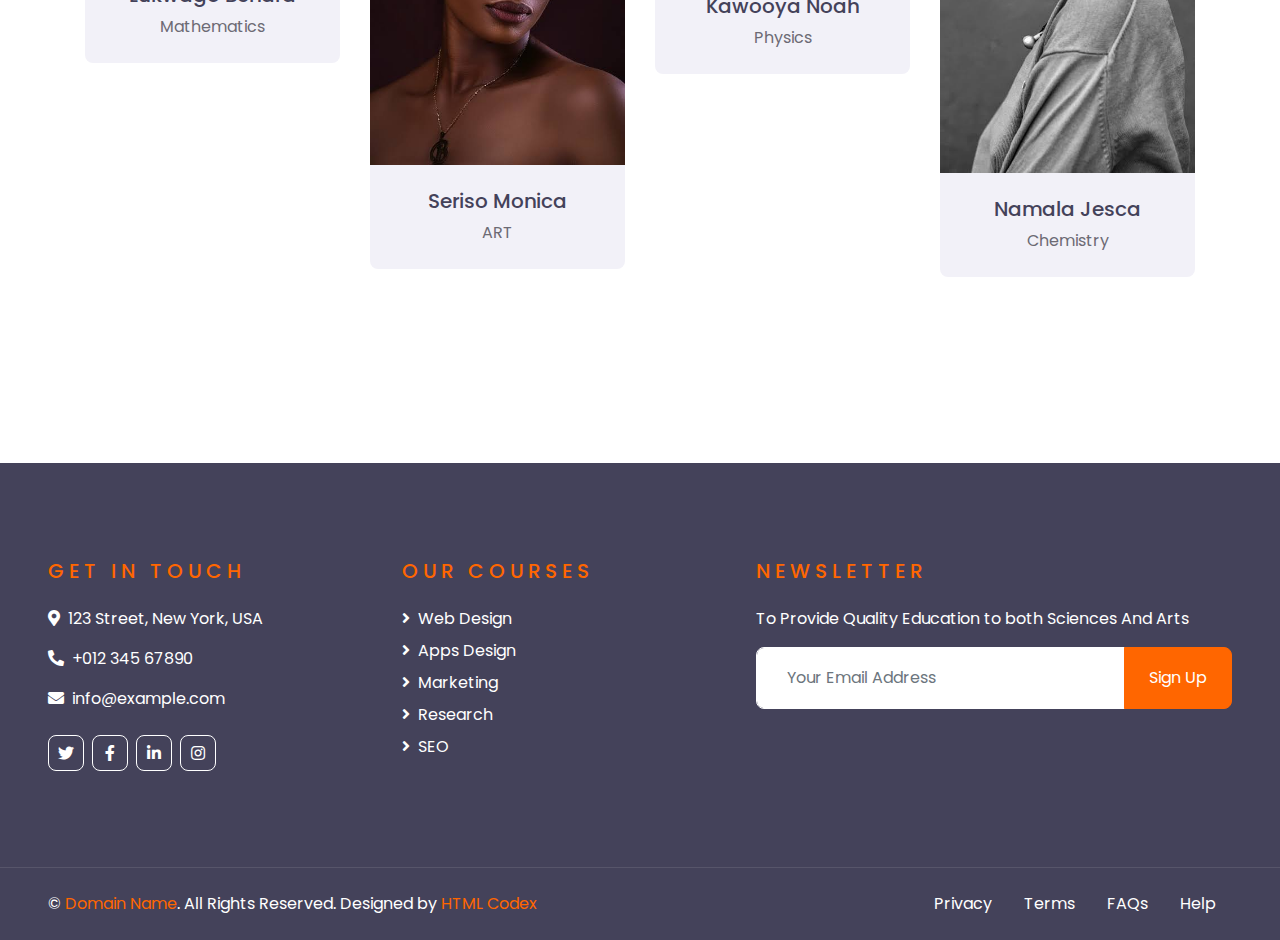
<file: JJUNJU GERALD FINAL WORK/teacher.html>
<!DOCTYPE html>
<html lang="en">

<head>
    <meta charset="utf-8">
    <title>E-LEARNING</title>
    <meta content="width=device-width, initial-scale=1.0" name="viewport">
    <meta content="Free HTML Templates" name="keywords">
    <meta content="Free HTML Templates" name="description">

    <!-- Favicon -->
    <link href="img/favicon.ico" rel="icon">

    <!-- Google Web Fonts -->
    <link rel="preconnect" href="https://fonts.gstatic.com">
    <link href="https://fonts.googleapis.com/css2?family=Poppins:wght@400;500;600;700&display=swap" rel="stylesheet"> 

    <!-- Font Awesome -->
    <link href="https://cdnjs.cloudflare.com/ajax/libs/font-awesome/5.10.0/css/all.min.css" rel="stylesheet">

    <!-- Libraries Stylesheet -->
    <link href="lib/owlcarousel/assets/owl.carousel.min.css" rel="stylesheet">

    <!-- Customized Bootstrap Stylesheet -->
    <link href="css/style.css" rel="stylesheet">
</head>

<body>
    <!-- Topbar Start -->
    <div class="container-fluid d-none d-lg-block">
        <div class="row align-items-center py-4 px-xl-5">
            <div class="col-lg-3">
                <a href="" class="text-decoration-none">
                    <h1 class="m-0"><span class="text-primary">E</span>COURSES</h1>
                </a>
            </div>
            <div class="col-lg-3 text-right">
                <div class="d-inline-flex align-items-center">
                    <i class="fa fa-2x fa-map-marker-alt text-primary mr-3"></i>
                    <div class="text-left">
                        <h6 class="font-weight-semi-bold mb-1">Our Office</h6>
                        <small>123 Street, New York, USA</small>
                    </div>
                </div>
            </div>
            <div class="col-lg-3 text-right">
                <div class="d-inline-flex align-items-center">
                    <i class="fa fa-2x fa-envelope text-primary mr-3"></i>
                    <div class="text-left">
                        <h6 class="font-weight-semi-bold mb-1">Email Us</h6>
                        <small>info@example.com</small>
                    </div>
                </div>
            </div>
            <div class="col-lg-3 text-right">
                <div class="d-inline-flex align-items-center">
                    <i class="fa fa-2x fa-phone text-primary mr-3"></i>
                    <div class="text-left">
                        <h6 class="font-weight-semi-bold mb-1">Call Us</h6>
                        <small>+012 345 6789</small>
                    </div>
                </div>
            </div>
        </div>
    </div>
    <!-- Topbar End -->


    <!-- Navbar Start -->
    <div class="container-fluid">
        <div class="row border-top px-xl-5">
            <div class="col-lg-3 d-none d-lg-block">
                <a class="d-flex align-items-center justify-content-between bg-secondary w-100 text-decoration-none" data-toggle="collapse" href="#navbar-vertical" style="height: 67px; padding: 0 30px;">
                    <h5 class="text-primary m-0"><i class="fa fa-book-open mr-2"></i>Subjects</h5>
                    <i class="fa fa-angle-down text-primary"></i>
                </a>
                <nav class="collapse position-absolute navbar navbar-vertical navbar-light align-items-start p-0 border border-top-0 border-bottom-0 bg-light" id="navbar-vertical" style="width: calc(100% - 30px); z-index: 9;">
                    <div class="navbar-nav w-100">
                        <div class="nav-item dropdown">
                            <a href="#" class="nav-link" data-toggle="dropdown">Web Design <i class="fa fa-angle-down float-right mt-1"></i></a>
                            <div class="dropdown-menu position-absolute bg-secondary border-0 rounded-0 w-100 m-0">
                                <a href="" class="dropdown-item">HTML</a>
                                <a href="" class="dropdown-item">CSS</a>
                                <a href="" class="dropdown-item">jQuery</a>
                            </div>
                        </div>
                        <a href="" class="nav-item nav-link">Apps Design</a>
                        <a href="" class="nav-item nav-link">Marketing</a>
                        <a href="" class="nav-item nav-link">Research</a>
                        <a href="" class="nav-item nav-link">SEO</a>
                    </div>
                </nav>
            </div>
            <div class="col-lg-9">
                <nav class="navbar navbar-expand-lg bg-light navbar-light py-3 py-lg-0 px-0">
                    <a href="" class="text-decoration-none d-block d-lg-none">
                        <h1 class="m-0"><span class="text-primary">E</span>COURSES</h1>
                    </a>
                    <button type="button" class="navbar-toggler" data-toggle="collapse" data-target="#navbarCollapse">
                        <span class="navbar-toggler-icon"></span>
                    </button>
                    <div class="collapse navbar-collapse justify-content-between" id="navbarCollapse">
                        <div class="navbar-nav py-0">
                            <a href="index.html" class="nav-item nav-link">Home</a>
                            <a href="about.html" class="nav-item nav-link">About</a>
                            <a href="course.html" class="nav-item nav-link">Courses</a>
                            <a href="teacher.html" class="nav-item nav-link active">Teachers</a>
                            <div class="nav-item dropdown">
                                <a href="#" class="nav-link dropdown-toggle" data-toggle="dropdown">Blog</a>
                                <div class="dropdown-menu rounded-0 m-0">
                                    <a href="blog.html" class="dropdown-item">Blog List</a>
                                    <a href="single.html" class="dropdown-item">Blog Detail</a>
                                </div>
                            </div>
                            <a href="contact.html" class="nav-item nav-link">Contact</a>
                        </div>
                        <a class="btn btn-primary py-2 px-4 ml-auto d-none d-lg-block" href="">Join Now</a>
                    </div>
                </nav>
            </div>
        </div>
    </div>
    <!-- Navbar End -->


    <!-- Header Start -->
    <div class="container-fluid page-header" style="margin-bottom: 90px;">
        <div class="container">
            <div class="d-flex flex-column justify-content-center" style="min-height: 300px">
                <h3 class="display-4 text-white text-uppercase">Teachers</h3>
                <div class="d-inline-flex text-white">
                    <p class="m-0 text-uppercase"><a class="text-white" href="">Home</a></p>
                    <i class="fa fa-angle-double-right pt-1 px-3"></i>
                    <p class="m-0 text-uppercase">Teachers</p>
                </div>
            </div>
        </div>
    </div>
    <!-- Header End -->


    <!-- Team Start -->
    <div class="container-fluid py-5">
        <div class="container pt-5 pb-3">
            <div class="text-center mb-5">
                <h5 class="text-primary text-uppercase mb-3" style="letter-spacing: 5px;">Teachers</h5>
                <h1>Meet Our Teachers</h1>
            </div>
            <div class="row">
                <div class="col-md-6 col-lg-3 text-center team mb-4">
                    <div class="team-item rounded overflow-hidden mb-2">
                        <div class="team-img position-relative">
                            <img class="img-fluid" src="img/images (12).jpeg" alt="">
                            <div class="team-social">
                                <a class="btn btn-outline-light btn-square mx-1" href="#"><i class="fab fa-twitter"></i></a>
                                <a class="btn btn-outline-light btn-square mx-1" href="#"><i class="fab fa-facebook-f"></i></a>
                                <a class="btn btn-outline-light btn-square mx-1" href="#"><i class="fab fa-linkedin-in"></i></a>
                            </div>
                        </div>
                        <div class="bg-secondary p-4">
                            <h5>Luba Jimmy</h5>
                            <p class="m-0">Luganda</p>
                        </div>
                    </div>
                </div>
                <div class="col-md-6 col-lg-3 text-center team mb-4">
                    <div class="team-item rounded overflow-hidden mb-2">
                        <div class="team-img position-relative">
                            <img class="img-fluid" src="img/images (11).jpeg" alt="">
                            <div class="team-social">
                                <a class="btn btn-outline-light btn-square mx-1" href="#"><i class="fab fa-twitter"></i></a>
                                <a class="btn btn-outline-light btn-square mx-1" href="#"><i class="fab fa-facebook-f"></i></a>
                                <a class="btn btn-outline-light btn-square mx-1" href="#"><i class="fab fa-linkedin-in"></i></a>
                            </div>
                        </div>
                        <div class="bg-secondary p-4">
                            <h5>Sekitoleko Eddy</h5>
                            <p class="m-0">History</p>
                        </div>
                    </div>
                </div>
                <div class="col-md-6 col-lg-3 text-center team mb-4">
                    <div class="team-item rounded overflow-hidden mb-2">
                        <div class="team-img position-relative">
                            <img class="img-fluid" src="img/images (10).jpeg" alt="">
                            <div class="team-social">
                                <a class="btn btn-outline-light btn-square mx-1" href="#"><i class="fab fa-twitter"></i></a>
                                <a class="btn btn-outline-light btn-square mx-1" href="#"><i class="fab fa-facebook-f"></i></a>
                                <a class="btn btn-outline-light btn-square mx-1" href="#"><i class="fab fa-linkedin-in"></i></a>
                            </div>
                        </div>
                        <div class="bg-secondary p-4">
                            <h5>Kasa Derrick</h5>
                            <p class="m-0">Entreprenuership</p>
                        </div>
                    </div>
                </div>
                <div class="col-md-6 col-lg-3 text-center team mb-4">
                    <div class="team-item rounded overflow-hidden mb-2">
                        <div class="team-img position-relative">
                            <img class="img-fluid" src="img/images (7).jpeg" alt="">
                            <div class="team-social">
                                <a class="btn btn-outline-light btn-square mx-1" href="#"><i class="fab fa-twitter"></i></a>
                                <a class="btn btn-outline-light btn-square mx-1" href="#"><i class="fab fa-facebook-f"></i></a>
                                <a class="btn btn-outline-light btn-square mx-1" href="#"><i class="fab fa-linkedin-in"></i></a>
                            </div>
                        </div>
                        <div class="bg-secondary p-4">
                            <h5>Twinomugisha Winnie</h5>
                            <p class="m-0">Commerce</p>
                        </div>
                    </div>
                </div>
                <div class="col-md-6 col-lg-3 text-center team mb-4">
                    <div class="team-item rounded overflow-hidden mb-2">
                        <div class="team-img position-relative">
                            <img class="img-fluid" src="img/images (1).jpeg" alt="">
                            <div class="team-social">
                                <a class="btn btn-outline-light btn-square mx-1" href="#"><i class="fab fa-twitter"></i></a>
                                <a class="btn btn-outline-light btn-square mx-1" href="#"><i class="fab fa-facebook-f"></i></a>
                                <a class="btn btn-outline-light btn-square mx-1" href="#"><i class="fab fa-linkedin-in"></i></a>
                            </div>
                        </div>
                        <div class="bg-secondary p-4">
                            <h5>Lukwago Benard</h5>
                            <p class="m-0">Mathematics</p>
                        </div>
                    </div>
                </div>
                <div class="col-md-6 col-lg-3 text-center team mb-4">
                    <div class="team-item rounded overflow-hidden mb-2">
                        <div class="team-img position-relative">
                            <img class="img-fluid" src="img/woowe.jpeg" alt="">
                            <div class="team-social">
                                <a class="btn btn-outline-light btn-square mx-1" href="#"><i class="fab fa-twitter"></i></a>
                                <a class="btn btn-outline-light btn-square mx-1" href="#"><i class="fab fa-facebook-f"></i></a>
                                <a class="btn btn-outline-light btn-square mx-1" href="#"><i class="fab fa-linkedin-in"></i></a>
                            </div>
                        </div>
                        <div class="bg-secondary p-4">
                            <h5>Seriso Monica</h5>
                            <p class="m-0">ART</p>
                        </div>
                    </div>
                </div>
                <div class="col-md-6 col-lg-3 text-center team mb-4">
                    <div class="team-item rounded overflow-hidden mb-2">
                        <div class="team-img position-relative">
                            <img class="img-fluid" src="img/images (2).jpeg" alt="">
                            <div class="team-social">
                                <a class="btn btn-outline-light btn-square mx-1" href="#"><i class="fab fa-twitter"></i></a>
                                <a class="btn btn-outline-light btn-square mx-1" href="#"><i class="fab fa-facebook-f"></i></a>
                                <a class="btn btn-outline-light btn-square mx-1" href="#"><i class="fab fa-linkedin-in"></i></a>
                            </div>
                        </div>
                        <div class="bg-secondary p-4">
                            <h5>Kawooya Noah</h5>
                            <p class="m-0">Physics</p>
                        </div>
                    </div>
                </div>
                <div class="col-md-6 col-lg-3 text-center team mb-4">
                    <div class="team-item rounded overflow-hidden mb-2">
                        <div class="team-img position-relative">
                            <img class="img-fluid" src="img/ebinyo.jpeg" alt="">
                            <div class="team-social">
                                <a class="btn btn-outline-light btn-square mx-1" href="#"><i class="fab fa-twitter"></i></a>
                                <a class="btn btn-outline-light btn-square mx-1" href="#"><i class="fab fa-facebook-f"></i></a>
                                <a class="btn btn-outline-light btn-square mx-1" href="#"><i class="fab fa-linkedin-in"></i></a>
                            </div>
                        </div>
                        <div class="bg-secondary p-4">
                            <h5>Namala Jesca</h5>
                            <p class="m-0">Chemistry</p>
                        </div>
                    </div>
                </div>
            </div>
        </div>
    </div>
    <!-- Team End -->


    <!-- Footer Start -->
    <div class="container-fluid bg-dark text-white py-5 px-sm-3 px-lg-5" style="margin-top: 90px;">
        <div class="row pt-5">
            <div class="col-lg-7 col-md-12">
                <div class="row">
                    <div class="col-md-6 mb-5">
                        <h5 class="text-primary text-uppercase mb-4" style="letter-spacing: 5px;">Get In Touch</h5>
                        <p><i class="fa fa-map-marker-alt mr-2"></i>123 Street, New York, USA</p>
                        <p><i class="fa fa-phone-alt mr-2"></i>+012 345 67890</p>
                        <p><i class="fa fa-envelope mr-2"></i>info@example.com</p>
                        <div class="d-flex justify-content-start mt-4">
                            <a class="btn btn-outline-light btn-square mr-2" href="#"><i class="fab fa-twitter"></i></a>
                            <a class="btn btn-outline-light btn-square mr-2" href="#"><i class="fab fa-facebook-f"></i></a>
                            <a class="btn btn-outline-light btn-square mr-2" href="#"><i class="fab fa-linkedin-in"></i></a>
                            <a class="btn btn-outline-light btn-square" href="#"><i class="fab fa-instagram"></i></a>
                        </div>
                    </div>
                    <div class="col-md-6 mb-5">
                        <h5 class="text-primary text-uppercase mb-4" style="letter-spacing: 5px;">Our Courses</h5>
                        <div class="d-flex flex-column justify-content-start">
                            <a class="text-white mb-2" href="#"><i class="fa fa-angle-right mr-2"></i>Web Design</a>
                            <a class="text-white mb-2" href="#"><i class="fa fa-angle-right mr-2"></i>Apps Design</a>
                            <a class="text-white mb-2" href="#"><i class="fa fa-angle-right mr-2"></i>Marketing</a>
                            <a class="text-white mb-2" href="#"><i class="fa fa-angle-right mr-2"></i>Research</a>
                            <a class="text-white" href="#"><i class="fa fa-angle-right mr-2"></i>SEO</a>
                        </div>
                    </div>
                </div>
            </div>
            <div class="col-lg-5 col-md-12 mb-5">
                <h5 class="text-primary text-uppercase mb-4" style="letter-spacing: 5px;">Newsletter</h5>
                <p>To Provide Quality Education to both Sciences And Arts</p>
                <div class="w-100">
                    <div class="input-group">
                        <input type="text" class="form-control border-light" style="padding: 30px;" placeholder="Your Email Address">
                        <div class="input-group-append">
                            <button class="btn btn-primary px-4">Sign Up</button>
                        </div>
                    </div>
                </div>
            </div>
        </div>
    </div>
    <div class="container-fluid bg-dark text-white border-top py-4 px-sm-3 px-md-5" style="border-color: rgba(256, 256, 256, .1) !important;">
        <div class="row">
            <div class="col-lg-6 text-center text-md-left mb-3 mb-md-0">
                <p class="m-0 text-white">&copy; <a href="#">Domain Name</a>. All Rights Reserved. Designed by <a href="https://htmlcodex.com">HTML Codex</a>
                </p>
            </div>
            <div class="col-lg-6 text-center text-md-right">
                <ul class="nav d-inline-flex">
                    <li class="nav-item">
                        <a class="nav-link text-white py-0" href="#">Privacy</a>
                    </li>
                    <li class="nav-item">
                        <a class="nav-link text-white py-0" href="#">Terms</a>
                    </li>
                    <li class="nav-item">
                        <a class="nav-link text-white py-0" href="#">FAQs</a>
                    </li>
                    <li class="nav-item">
                        <a class="nav-link text-white py-0" href="#">Help</a>
                    </li>
                </ul>
            </div>
        </div>
    </div>
    <!-- Footer End -->


    <!-- Back to Top -->
    <a href="#" class="btn btn-lg btn-primary btn-lg-square back-to-top"><i class="fa fa-angle-double-up"></i></a>


    <!-- JavaScript Libraries -->
    <script src="https://code.jquery.com/jquery-3.4.1.min.js"></script>
    <script src="https://stackpath.bootstrapcdn.com/bootstrap/4.4.1/js/bootstrap.bundle.min.js"></script>
    <script src="lib/easing/easing.min.js"></script>
    <script src="lib/owlcarousel/owl.carousel.min.js"></script>

    <!-- Contact Javascript File -->
    <script src="mail/jqBootstrapValidation.min.js"></script>
    <script src="mail/contact.js"></script>

    <!-- Template Javascript -->
    <script src="js/main.js"></script>
</body>

</html>
</file>
<file: twitter.css>
body{
    margin: 0;
}

.tweetmaindiv{
    display: flex;

}

.tweet-2{
    padding: 10px 20px 10px 50px;
}

.happening{
    font-size: 60px;
    font-family: arial black;
}

.join-twitter{
    font-size: 30px;
    font-family: arial black;
}

.signup-google{
    padding: 12px;
    border-radius: 50px;
    padding-right: 85px;
    padding-left: 85px;
    background-color: white;
    border: 1px solid rgb(194, 194, 194);
}

.signup-apple{
    padding: 12px;
    border-radius: 50px;
    padding-right: 90px;
    padding-left: 90px;
    background-color: white;
    border: 1px solid rgb(194, 194, 194);
}

.phone-email{
    padding: 12px;
    border-radius: 50px;
    padding-right: 62px;
    padding-left: 62px;
    background-color: rgb(78, 90, 247);
    border: 1px solid rgb(194, 194, 194);
    color: white;
}

.signin-button{
    padding: 12px;
    border-radius: 50px;
    padding-right: 120px;
    padding-left: 120px;
    background-color: white;
    border: 1px solid rgb(194, 194, 194);
    color: rgb(67, 67, 247);
    font-size: 14.5px;
    transition: 1s;
}
.signin-button:hover{
    padding: 13px;
    border-radius: 50px;
    padding-right: 120px;
    padding-left: 120px;
    color: white;
    background-color: rgb(67, 67, 247);
}
.have-an-account{
    font-size: 20px;
}

.lists-footer ul{
    display: flex;
    text-decoration: none;
    list-style: none;
    justify-content: space-between;
    padding: 0px 50px 0px 50px;
    font-size: 14px;
    color: rgb(68, 67, 67);
}

.copyright{
    text-align: center;
    color: rgb(68, 67, 67);
}

.cookiepolicy{
    padding: 5px 100px 0px 0px;
    font-size: 12px;
}
.lists-footer:hover ul li{
    color: green;
    font-size: 15px;
}
 
 kk
</file>
<file: JJUNJU GERALD FINAL WORK/css/style.css>
/******* Bootstrap Theming ********/
/*!
 * Bootstrap v4.5.3 (https://getbootstrap.com/)
 * Copyright 2011-2020 The Bootstrap Authors
 * Copyright 2011-2020 Twitter, Inc.
 * Licensed under MIT (https://github.com/twbs/bootstrap/blob/main/LICENSE)
 */
:root {
  --blue: #007bff;
  --indigo: #6610f2;
  --purple: #6f42c1;
  --pink: #e83e8c;
  --red: #dc3545;
  --orange: #fd7d1498;
  --yellow: #ffc107;
  --green: #28a745;
  --teal: #20c997;
  --cyan: #17a2b8;
  --white: #fff;
  --gray: #6c757d;
  --gray-dark: #343a40;
  --primary: #FF6600;
  --secondary: #F2F1F8;
  --success: #28a745;
  --info: #17a2b8;
  --warning: #ffc107;
  --danger: #dc3545;
  --light: #FFFFFF;
  --dark: #44425A;
  --breakpoint-xs: 0;
  --breakpoint-sm: 576px;
  --breakpoint-md: 768px;
  --breakpoint-lg: 992px;
  --breakpoint-xl: 1200px;
  --font-family-sans-serif: "Poppins", sans-serif;
  --font-family-monospace: SFMono-Regular, Menlo, Monaco, Consolas, "Liberation Mono", "Courier New", monospace;
}

*,
*::before,
*::after {
  box-sizing: border-box;
}

html {
  font-family: sans-serif;
  line-height: 1.15;
  -webkit-text-size-adjust: 100%;
  -webkit-tap-highlight-color: rgba(0, 0, 0, 0);
}

article, aside, figcaption, figure, footer, header, hgroup, main, nav, section {
  display: block;
}

body {
  margin: 0;
  font-family: "Poppins", sans-serif;
  font-size: 1rem;
  font-weight: 400;
  line-height: 1.5;
  color: #6C6A74;
  text-align: left;
  background-color: #fff;
}

[tabindex="-1"]:focus:not(:focus-visible) {
  outline: 0 !important;
}

hr {
  box-sizing: content-box;
  height: 0;
  overflow: visible;
}

h1, h2, h3, h4, h5, h6 {
  margin-top: 0;
  margin-bottom: 0.5rem;
}

p {
  margin-top: 0;
  margin-bottom: 1rem;
}

abbr[title],
abbr[data-original-title] {
  text-decoration: underline;
  text-decoration: underline dotted;
  cursor: help;
  border-bottom: 0;
  text-decoration-skip-ink: none;
}

address {
  margin-bottom: 1rem;
  font-style: normal;
  line-height: inherit;
}

ol,
ul,
dl {
  margin-top: 0;
  margin-bottom: 1rem;
}

ol ol,
ul ul,
ol ul,
ul ol {
  margin-bottom: 0;
}

dt {
  font-weight: 700;
}

dd {
  margin-bottom: .5rem;
  margin-left: 0;
}

blockquote {
  margin: 0 0 1rem;
}

b,
strong {
  font-weight: bolder;
}

small {
  font-size: 80%;
}

sub,
sup {
  position: relative;
  font-size: 75%;
  line-height: 0;
  vertical-align: baseline;
}

sub {
  bottom: -.25em;
}

sup {
  top: -.5em;
}

a {
  color: #FF6600;
  text-decoration: none;
  background-color: transparent;
}

a:hover {
  color: #b34700;
  text-decoration: underline;
}

a:not([href]):not([class]) {
  color: inherit;
  text-decoration: none;
}

a:not([href]):not([class]):hover {
  color: inherit;
  text-decoration: none;
}

pre,
code,
kbd,
samp {
  font-family: SFMono-Regular, Menlo, Monaco, Consolas, "Liberation Mono", "Courier New", monospace;
  font-size: 1em;
}

pre {
  margin-top: 0;
  margin-bottom: 1rem;
  overflow: auto;
  -ms-overflow-style: scrollbar;
}

figure {
  margin: 0 0 1rem;
}

img {
  vertical-align: middle;
  border-style: none;
}

svg {
  overflow: hidden;
  vertical-align: middle;
}

table {
  border-collapse: collapse;
}

caption {
  padding-top: 0.75rem;
  padding-bottom: 0.75rem;
  color: #6c757d;
  text-align: left;
  caption-side: bottom;
}

th {
  text-align: inherit;
  text-align: -webkit-match-parent;
}

label {
  display: inline-block;
  margin-bottom: 0.5rem;
}

button {
  border-radius: 0;
}

button:focus {
  outline: 1px dotted;
  outline: 5px auto -webkit-focus-ring-color;
}

input,
button,
select,
optgroup,
textarea {
  margin: 0;
  font-family: inherit;
  font-size: inherit;
  line-height: inherit;
}

button,
input {
  overflow: visible;
}

button,
select {
  text-transform: none;
}

[role="button"] {
  cursor: pointer;
}

select {
  word-wrap: normal;
}

button,
[type="button"],
[type="reset"],
[type="submit"] {
  -webkit-appearance: button;
}

button:not(:disabled),
[type="button"]:not(:disabled),
[type="reset"]:not(:disabled),
[type="submit"]:not(:disabled) {
  cursor: pointer;
}

button::-moz-focus-inner,
[type="button"]::-moz-focus-inner,
[type="reset"]::-moz-focus-inner,
[type="submit"]::-moz-focus-inner {
  padding: 0;
  border-style: none;
}

input[type="radio"],
input[type="checkbox"] {
  box-sizing: border-box;
  padding: 0;
}

textarea {
  overflow: auto;
  resize: vertical;
}

fieldset {
  min-width: 0;
  padding: 0;
  margin: 0;
  border: 0;
}

legend {
  display: block;
  width: 100%;
  max-width: 100%;
  padding: 0;
  margin-bottom: .5rem;
  font-size: 1.5rem;
  line-height: inherit;
  color: inherit;
  white-space: normal;
}

@media (max-width: 1200px) {
  legend {
    font-size: calc(1.275rem + 0.3vw) ;
  }
}

progress {
  vertical-align: baseline;
}

[type="number"]::-webkit-inner-spin-button,
[type="number"]::-webkit-outer-spin-button {
  height: auto;
}

[type="search"] {
  outline-offset: -2px;
  -webkit-appearance: none;
}

[type="search"]::-webkit-search-decoration {
  -webkit-appearance: none;
}

::-webkit-file-upload-button {
  font: inherit;
  -webkit-appearance: button;
}

output {
  display: inline-block;
}

summary {
  display: list-item;
  cursor: pointer;
}

template {
  display: none;
}

[hidden] {
  display: none !important;
}

h1, h2, h3, h4, h5, h6,
.h1, .h2, .h3, .h4, .h5, .h6 {
  margin-bottom: 0.5rem;
  font-weight: 500;
  line-height: 1.2;
  color: #44425A;
}

h1, .h1 {
  font-size: 2.5rem;
}

@media (max-width: 1200px) {
  h1, .h1 {
    font-size: calc(1.375rem + 1.5vw) ;
  }
}

h2, .h2 {
  font-size: 2rem;
}

@media (max-width: 1200px) {
  h2, .h2 {
    font-size: calc(1.325rem + 0.9vw) ;
  }
}

h3, .h3 {
  font-size: 1.75rem;
}

@media (max-width: 1200px) {
  h3, .h3 {
    font-size: calc(1.3rem + 0.6vw) ;
  }
}

h4, .h4 {
  font-size: 1.5rem;
}

@media (max-width: 1200px) {
  h4, .h4 {
    font-size: calc(1.275rem + 0.3vw) ;
  }
}

h5, .h5 {
  font-size: 1.25rem;
}

h6, .h6 {
  font-size: 1rem;
}

.lead {
  font-size: 1.25rem;
  font-weight: 300;
}

.display-1 {
  font-size: 6rem;
  font-weight: 300;
  line-height: 1.2;
}

@media (max-width: 1200px) {
  .display-1 {
    font-size: calc(1.725rem + 5.7vw) ;
  }
}

.display-2 {
  font-size: 5.5rem;
  font-weight: 300;
  line-height: 1.2;
}

@media (max-width: 1200px) {
  .display-2 {
    font-size: calc(1.675rem + 5.1vw) ;
  }
}

.display-3 {
  font-size: 4.5rem;
  font-weight: 300;
  line-height: 1.2;
}

@media (max-width: 1200px) {
  .display-3 {
    font-size: calc(1.575rem + 3.9vw) ;
  }
}

.display-4 {
  font-size: 3.5rem;
  font-weight: 300;
  line-height: 1.2;
}

@media (max-width: 1200px) {
  .display-4 {
    font-size: calc(1.475rem + 2.7vw) ;
  }
}

hr {
  margin-top: 1rem;
  margin-bottom: 1rem;
  border: 0;
  border-top: 1px solid rgba(0, 0, 0, 0.1);
}

small,
.small {
  font-size: 80%;
  font-weight: 400;
}

mark,
.mark {
  padding: 0.2em;
  background-color: #fcf8e3;
}

.list-unstyled {
  padding-left: 0;
  list-style: none;
}

.list-inline {
  padding-left: 0;
  list-style: none;
}

.list-inline-item {
  display: inline-block;
}

.list-inline-item:not(:last-child) {
  margin-right: 0.5rem;
}

.initialism {
  font-size: 90%;
  text-transform: uppercase;
}

.blockquote {
  margin-bottom: 1rem;
  font-size: 1.25rem;
}

.blockquote-footer {
  display: block;
  font-size: 80%;
  color: #6c757d;
}

.blockquote-footer::before {
  content: "\2014\00A0";
}

.img-fluid {
  max-width: 100%;
  height: auto;
}

.img-thumbnail {
  padding: 0.25rem;
  background-color: #fff;
  border: 1px solid #dee2e6;
  border-radius: 8px;
  max-width: 100%;
  height: auto;
}

.figure {
  display: inline-block;
}

.figure-img {
  margin-bottom: 0.5rem;
  line-height: 1;
}

.figure-caption {
  font-size: 90%;
  color: #6c757d;
}

code {
  font-size: 87.5%;
  color: #e83e8c;
  word-wrap: break-word;
}

a > code {
  color: inherit;
}

kbd {
  padding: 0.2rem 0.4rem;
  font-size: 87.5%;
  color: #fff;
  background-color: #212529;
  border-radius: 0.2rem;
}

kbd kbd {
  padding: 0;
  font-size: 100%;
  font-weight: 700;
}

pre {
  display: block;
  font-size: 87.5%;
  color: #212529;
}

pre code {
  font-size: inherit;
  color: inherit;
  word-break: normal;
}

.pre-scrollable {
  max-height: 340px;
  overflow-y: scroll;
}

.container,
.container-fluid,
.container-sm,
.container-md,
.container-lg,
.container-xl {
  width: 100%;
  padding-right: 15px;
  padding-left: 15px;
  margin-right: auto;
  margin-left: auto;
}

@media (min-width: 576px) {
  .container, .container-sm {
    max-width: 540px;
  }
}

@media (min-width: 768px) {
  .container, .container-sm, .container-md {
    max-width: 720px;
  }
}

@media (min-width: 992px) {
  .container, .container-sm, .container-md, .container-lg {
    max-width: 960px;
  }
}

@media (min-width: 1200px) {
  .container, .container-sm, .container-md, .container-lg, .container-xl {
    max-width: 1140px;
  }
}

.row {
  display: flex;
  flex-wrap: wrap;
  margin-right: -15px;
  margin-left: -15px;
}

.no-gutters {
  margin-right: 0;
  margin-left: 0;
}

.no-gutters > .col,
.no-gutters > [class*="col-"] {
  padding-right: 0;
  padding-left: 0;
}

.col-1, .col-2, .col-3, .col-4, .col-5, .col-6, .col-7, .col-8, .col-9, .col-10, .col-11, .col-12, .col,
.col-auto, .col-sm-1, .col-sm-2, .col-sm-3, .col-sm-4, .col-sm-5, .col-sm-6, .col-sm-7, .col-sm-8, .col-sm-9, .col-sm-10, .col-sm-11, .col-sm-12, .col-sm,
.col-sm-auto, .col-md-1, .col-md-2, .col-md-3, .col-md-4, .col-md-5, .col-md-6, .col-md-7, .col-md-8, .col-md-9, .col-md-10, .col-md-11, .col-md-12, .col-md,
.col-md-auto, .col-lg-1, .col-lg-2, .col-lg-3, .col-lg-4, .col-lg-5, .col-lg-6, .col-lg-7, .col-lg-8, .col-lg-9, .col-lg-10, .col-lg-11, .col-lg-12, .col-lg,
.col-lg-auto, .col-xl-1, .col-xl-2, .col-xl-3, .col-xl-4, .col-xl-5, .col-xl-6, .col-xl-7, .col-xl-8, .col-xl-9, .col-xl-10, .col-xl-11, .col-xl-12, .col-xl,
.col-xl-auto {
  position: relative;
  width: 100%;
  padding-right: 15px;
  padding-left: 15px;
}

.col {
  flex-basis: 0;
  flex-grow: 1;
  max-width: 100%;
}

.row-cols-1 > * {
  flex: 0 0 100%;
  max-width: 100%;
}

.row-cols-2 > * {
  flex: 0 0 50%;
  max-width: 50%;
}

.row-cols-3 > * {
  flex: 0 0 33.33333%;
  max-width: 33.33333%;
}

.row-cols-4 > * {
  flex: 0 0 25%;
  max-width: 25%;
}

.row-cols-5 > * {
  flex: 0 0 20%;
  max-width: 20%;
}

.row-cols-6 > * {
  flex: 0 0 16.66667%;
  max-width: 16.66667%;
}

.col-auto {
  flex: 0 0 auto;
  width: auto;
  max-width: 100%;
}

.col-1 {
  flex: 0 0 8.33333%;
  max-width: 8.33333%;
}

.col-2 {
  flex: 0 0 16.66667%;
  max-width: 16.66667%;
}

.col-3 {
  flex: 0 0 25%;
  max-width: 25%;
}

.col-4 {
  flex: 0 0 33.33333%;
  max-width: 33.33333%;
}

.col-5 {
  flex: 0 0 41.66667%;
  max-width: 41.66667%;
}

.col-6 {
  flex: 0 0 50%;
  max-width: 50%;
}

.col-7 {
  flex: 0 0 58.33333%;
  max-width: 58.33333%;
}

.col-8 {
  flex: 0 0 66.66667%;
  max-width: 66.66667%;
}

.col-9 {
  flex: 0 0 75%;
  max-width: 75%;
}

.col-10 {
  flex: 0 0 83.33333%;
  max-width: 83.33333%;
}

.col-11 {
  flex: 0 0 91.66667%;
  max-width: 91.66667%;
}

.col-12 {
  flex: 0 0 100%;
  max-width: 100%;
}

.order-first {
  order: -1;
}

.order-last {
  order: 13;
}

.order-0 {
  order: 0;
}

.order-1 {
  order: 1;
}

.order-2 {
  order: 2;
}

.order-3 {
  order: 3;
}

.order-4 {
  order: 4;
}

.order-5 {
  order: 5;
}

.order-6 {
  order: 6;
}

.order-7 {
  order: 7;
}

.order-8 {
  order: 8;
}

.order-9 {
  order: 9;
}

.order-10 {
  order: 10;
}

.order-11 {
  order: 11;
}

.order-12 {
  order: 12;
}

.offset-1 {
  margin-left: 8.33333%;
}

.offset-2 {
  margin-left: 16.66667%;
}

.offset-3 {
  margin-left: 25%;
}

.offset-4 {
  margin-left: 33.33333%;
}

.offset-5 {
  margin-left: 41.66667%;
}

.offset-6 {
  margin-left: 50%;
}

.offset-7 {
  margin-left: 58.33333%;
}

.offset-8 {
  margin-left: 66.66667%;
}

.offset-9 {
  margin-left: 75%;
}

.offset-10 {
  margin-left: 83.33333%;
}

.offset-11 {
  margin-left: 91.66667%;
}

@media (min-width: 576px) {
  .col-sm {
    flex-basis: 0;
    flex-grow: 1;
    max-width: 100%;
  }
  .row-cols-sm-1 > * {
    flex: 0 0 100%;
    max-width: 100%;
  }
  .row-cols-sm-2 > * {
    flex: 0 0 50%;
    max-width: 50%;
  }
  .row-cols-sm-3 > * {
    flex: 0 0 33.33333%;
    max-width: 33.33333%;
  }
  .row-cols-sm-4 > * {
    flex: 0 0 25%;
    max-width: 25%;
  }
  .row-cols-sm-5 > * {
    flex: 0 0 20%;
    max-width: 20%;
  }
  .row-cols-sm-6 > * {
    flex: 0 0 16.66667%;
    max-width: 16.66667%;
  }
  .col-sm-auto {
    flex: 0 0 auto;
    width: auto;
    max-width: 100%;
  }
  .col-sm-1 {
    flex: 0 0 8.33333%;
    max-width: 8.33333%;
  }
  .col-sm-2 {
    flex: 0 0 16.66667%;
    max-width: 16.66667%;
  }
  .col-sm-3 {
    flex: 0 0 25%;
    max-width: 25%;
  }
  .col-sm-4 {
    flex: 0 0 33.33333%;
    max-width: 33.33333%;
  }
  .col-sm-5 {
    flex: 0 0 41.66667%;
    max-width: 41.66667%;
  }
  .col-sm-6 {
    flex: 0 0 50%;
    max-width: 50%;
  }
  .col-sm-7 {
    flex: 0 0 58.33333%;
    max-width: 58.33333%;
  }
  .col-sm-8 {
    flex: 0 0 66.66667%;
    max-width: 66.66667%;
  }
  .col-sm-9 {
    flex: 0 0 75%;
    max-width: 75%;
  }
  .col-sm-10 {
    flex: 0 0 83.33333%;
    max-width: 83.33333%;
  }
  .col-sm-11 {
    flex: 0 0 91.66667%;
    max-width: 91.66667%;
  }
  .col-sm-12 {
    flex: 0 0 100%;
    max-width: 100%;
  }
  .order-sm-first {
    order: -1;
  }
  .order-sm-last {
    order: 13;
  }
  .order-sm-0 {
    order: 0;
  }
  .order-sm-1 {
    order: 1;
  }
  .order-sm-2 {
    order: 2;
  }
  .order-sm-3 {
    order: 3;
  }
  .order-sm-4 {
    order: 4;
  }
  .order-sm-5 {
    order: 5;
  }
  .order-sm-6 {
    order: 6;
  }
  .order-sm-7 {
    order: 7;
  }
  .order-sm-8 {
    order: 8;
  }
  .order-sm-9 {
    order: 9;
  }
  .order-sm-10 {
    order: 10;
  }
  .order-sm-11 {
    order: 11;
  }
  .order-sm-12 {
    order: 12;
  }
  .offset-sm-0 {
    margin-left: 0;
  }
  .offset-sm-1 {
    margin-left: 8.33333%;
  }
  .offset-sm-2 {
    margin-left: 16.66667%;
  }
  .offset-sm-3 {
    margin-left: 25%;
  }
  .offset-sm-4 {
    margin-left: 33.33333%;
  }
  .offset-sm-5 {
    margin-left: 41.66667%;
  }
  .offset-sm-6 {
    margin-left: 50%;
  }
  .offset-sm-7 {
    margin-left: 58.33333%;
  }
  .offset-sm-8 {
    margin-left: 66.66667%;
  }
  .offset-sm-9 {
    margin-left: 75%;
  }
  .offset-sm-10 {
    margin-left: 83.33333%;
  }
  .offset-sm-11 {
    margin-left: 91.66667%;
  }
}

@media (min-width: 768px) {
  .col-md {
    flex-basis: 0;
    flex-grow: 1;
    max-width: 100%;
  }
  .row-cols-md-1 > * {
    flex: 0 0 100%;
    max-width: 100%;
  }
  .row-cols-md-2 > * {
    flex: 0 0 50%;
    max-width: 50%;
  }
  .row-cols-md-3 > * {
    flex: 0 0 33.33333%;
    max-width: 33.33333%;
  }
  .row-cols-md-4 > * {
    flex: 0 0 25%;
    max-width: 25%;
  }
  .row-cols-md-5 > * {
    flex: 0 0 20%;
    max-width: 20%;
  }
  .row-cols-md-6 > * {
    flex: 0 0 16.66667%;
    max-width: 16.66667%;
  }
  .col-md-auto {
    flex: 0 0 auto;
    width: auto;
    max-width: 100%;
  }
  .col-md-1 {
    flex: 0 0 8.33333%;
    max-width: 8.33333%;
  }
  .col-md-2 {
    flex: 0 0 16.66667%;
    max-width: 16.66667%;
  }
  .col-md-3 {
    flex: 0 0 25%;
    max-width: 25%;
  }
  .col-md-4 {
    flex: 0 0 33.33333%;
    max-width: 33.33333%;
  }
  .col-md-5 {
    flex: 0 0 41.66667%;
    max-width: 41.66667%;
  }
  .col-md-6 {
    flex: 0 0 50%;
    max-width: 50%;
  }
  .col-md-7 {
    flex: 0 0 58.33333%;
    max-width: 58.33333%;
  }
  .col-md-8 {
    flex: 0 0 66.66667%;
    max-width: 66.66667%;
  }
  .col-md-9 {
    flex: 0 0 75%;
    max-width: 75%;
  }
  .col-md-10 {
    flex: 0 0 83.33333%;
    max-width: 83.33333%;
  }
  .col-md-11 {
    flex: 0 0 91.66667%;
    max-width: 91.66667%;
  }
  .col-md-12 {
    flex: 0 0 100%;
    max-width: 100%;
  }
  .order-md-first {
    order: -1;
  }
  .order-md-last {
    order: 13;
  }
  .order-md-0 {
    order: 0;
  }
  .order-md-1 {
    order: 1;
  }
  .order-md-2 {
    order: 2;
  }
  .order-md-3 {
    order: 3;
  }
  .order-md-4 {
    order: 4;
  }
  .order-md-5 {
    order: 5;
  }
  .order-md-6 {
    order: 6;
  }
  .order-md-7 {
    order: 7;
  }
  .order-md-8 {
    order: 8;
  }
  .order-md-9 {
    order: 9;
  }
  .order-md-10 {
    order: 10;
  }
  .order-md-11 {
    order: 11;
  }
  .order-md-12 {
    order: 12;
  }
  .offset-md-0 {
    margin-left: 0;
  }
  .offset-md-1 {
    margin-left: 8.33333%;
  }
  .offset-md-2 {
    margin-left: 16.66667%;
  }
  .offset-md-3 {
    margin-left: 25%;
  }
  .offset-md-4 {
    margin-left: 33.33333%;
  }
  .offset-md-5 {
    margin-left: 41.66667%;
  }
  .offset-md-6 {
    margin-left: 50%;
  }
  .offset-md-7 {
    margin-left: 58.33333%;
  }
  .offset-md-8 {
    margin-left: 66.66667%;
  }
  .offset-md-9 {
    margin-left: 75%;
  }
  .offset-md-10 {
    margin-left: 83.33333%;
  }
  .offset-md-11 {
    margin-left: 91.66667%;
  }
}

@media (min-width: 992px) {
  .col-lg {
    flex-basis: 0;
    flex-grow: 1;
    max-width: 100%;
  }
  .row-cols-lg-1 > * {
    flex: 0 0 100%;
    max-width: 100%;
  }
  .row-cols-lg-2 > * {
    flex: 0 0 50%;
    max-width: 50%;
  }
  .row-cols-lg-3 > * {
    flex: 0 0 33.33333%;
    max-width: 33.33333%;
  }
  .row-cols-lg-4 > * {
    flex: 0 0 25%;
    max-width: 25%;
  }
  .row-cols-lg-5 > * {
    flex: 0 0 20%;
    max-width: 20%;
  }
  .row-cols-lg-6 > * {
    flex: 0 0 16.66667%;
    max-width: 16.66667%;
  }
  .col-lg-auto {
    flex: 0 0 auto;
    width: auto;
    max-width: 100%;
  }
  .col-lg-1 {
    flex: 0 0 8.33333%;
    max-width: 8.33333%;
  }
  .col-lg-2 {
    flex: 0 0 16.66667%;
    max-width: 16.66667%;
  }
  .col-lg-3 {
    flex: 0 0 25%;
    max-width: 25%;
  }
  .col-lg-4 {
    flex: 0 0 33.33333%;
    max-width: 33.33333%;
  }
  .col-lg-5 {
    flex: 0 0 41.66667%;
    max-width: 41.66667%;
  }
  .col-lg-6 {
    flex: 0 0 50%;
    max-width: 50%;
  }
  .col-lg-7 {
    flex: 0 0 58.33333%;
    max-width: 58.33333%;
  }
  .col-lg-8 {
    flex: 0 0 66.66667%;
    max-width: 66.66667%;
  }
  .col-lg-9 {
    flex: 0 0 75%;
    max-width: 75%;
  }
  .col-lg-10 {
    flex: 0 0 83.33333%;
    max-width: 83.33333%;
  }
  .col-lg-11 {
    flex: 0 0 91.66667%;
    max-width: 91.66667%;
  }
  .col-lg-12 {
    flex: 0 0 100%;
    max-width: 100%;
  }
  .order-lg-first {
    order: -1;
  }
  .order-lg-last {
    order: 13;
  }
  .order-lg-0 {
    order: 0;
  }
  .order-lg-1 {
    order: 1;
  }
  .order-lg-2 {
    order: 2;
  }
  .order-lg-3 {
    order: 3;
  }
  .order-lg-4 {
    order: 4;
  }
  .order-lg-5 {
    order: 5;
  }
  .order-lg-6 {
    order: 6;
  }
  .order-lg-7 {
    order: 7;
  }
  .order-lg-8 {
    order: 8;
  }
  .order-lg-9 {
    order: 9;
  }
  .order-lg-10 {
    order: 10;
  }
  .order-lg-11 {
    order: 11;
  }
  .order-lg-12 {
    order: 12;
  }
  .offset-lg-0 {
    margin-left: 0;
  }
  .offset-lg-1 {
    margin-left: 8.33333%;
  }
  .offset-lg-2 {
    margin-left: 16.66667%;
  }
  .offset-lg-3 {
    margin-left: 25%;
  }
  .offset-lg-4 {
    margin-left: 33.33333%;
  }
  .offset-lg-5 {
    margin-left: 41.66667%;
  }
  .offset-lg-6 {
    margin-left: 50%;
  }
  .offset-lg-7 {
    margin-left: 58.33333%;
  }
  .offset-lg-8 {
    margin-left: 66.66667%;
  }
  .offset-lg-9 {
    margin-left: 75%;
  }
  .offset-lg-10 {
    margin-left: 83.33333%;
  }
  .offset-lg-11 {
    margin-left: 91.66667%;
  }
}

@media (min-width: 1200px) {
  .col-xl {
    flex-basis: 0;
    flex-grow: 1;
    max-width: 100%;
  }
  .row-cols-xl-1 > * {
    flex: 0 0 100%;
    max-width: 100%;
  }
  .row-cols-xl-2 > * {
    flex: 0 0 50%;
    max-width: 50%;
  }
  .row-cols-xl-3 > * {
    flex: 0 0 33.33333%;
    max-width: 33.33333%;
  }
  .row-cols-xl-4 > * {
    flex: 0 0 25%;
    max-width: 25%;
  }
  .row-cols-xl-5 > * {
    flex: 0 0 20%;
    max-width: 20%;
  }
  .row-cols-xl-6 > * {
    flex: 0 0 16.66667%;
    max-width: 16.66667%;
  }
  .col-xl-auto {
    flex: 0 0 auto;
    width: auto;
    max-width: 100%;
  }
  .col-xl-1 {
    flex: 0 0 8.33333%;
    max-width: 8.33333%;
  }
  .col-xl-2 {
    flex: 0 0 16.66667%;
    max-width: 16.66667%;
  }
  .col-xl-3 {
    flex: 0 0 25%;
    max-width: 25%;
  }
  .col-xl-4 {
    flex: 0 0 33.33333%;
    max-width: 33.33333%;
  }
  .col-xl-5 {
    flex: 0 0 41.66667%;
    max-width: 41.66667%;
  }
  .col-xl-6 {
    flex: 0 0 50%;
    max-width: 50%;
  }
  .col-xl-7 {
    flex: 0 0 58.33333%;
    max-width: 58.33333%;
  }
  .col-xl-8 {
    flex: 0 0 66.66667%;
    max-width: 66.66667%;
  }
  .col-xl-9 {
    flex: 0 0 75%;
    max-width: 75%;
  }
  .col-xl-10 {
    flex: 0 0 83.33333%;
    max-width: 83.33333%;
  }
  .col-xl-11 {
    flex: 0 0 91.66667%;
    max-width: 91.66667%;
  }
  .col-xl-12 {
    flex: 0 0 100%;
    max-width: 100%;
  }
  .order-xl-first {
    order: -1;
  }
  .order-xl-last {
    order: 13;
  }
  .order-xl-0 {
    order: 0;
  }
  .order-xl-1 {
    order: 1;
  }
  .order-xl-2 {
    order: 2;
  }
  .order-xl-3 {
    order: 3;
  }
  .order-xl-4 {
    order: 4;
  }
  .order-xl-5 {
    order: 5;
  }
  .order-xl-6 {
    order: 6;
  }
  .order-xl-7 {
    order: 7;
  }
  .order-xl-8 {
    order: 8;
  }
  .order-xl-9 {
    order: 9;
  }
  .order-xl-10 {
    order: 10;
  }
  .order-xl-11 {
    order: 11;
  }
  .order-xl-12 {
    order: 12;
  }
  .offset-xl-0 {
    margin-left: 0;
  }
  .offset-xl-1 {
    margin-left: 8.33333%;
  }
  .offset-xl-2 {
    margin-left: 16.66667%;
  }
  .offset-xl-3 {
    margin-left: 25%;
  }
  .offset-xl-4 {
    margin-left: 33.33333%;
  }
  .offset-xl-5 {
    margin-left: 41.66667%;
  }
  .offset-xl-6 {
    margin-left: 50%;
  }
  .offset-xl-7 {
    margin-left: 58.33333%;
  }
  .offset-xl-8 {
    margin-left: 66.66667%;
  }
  .offset-xl-9 {
    margin-left: 75%;
  }
  .offset-xl-10 {
    margin-left: 83.33333%;
  }
  .offset-xl-11 {
    margin-left: 91.66667%;
  }
}

.table {
  width: 100%;
  margin-bottom: 1rem;
  color: #6C6A74;
}

.table th,
.table td {
  padding: 0.75rem;
  vertical-align: top;
  border-top: 1px solid #dee2e6;
}

.table thead th {
  vertical-align: bottom;
  border-bottom: 2px solid #dee2e6;
}

.table tbody + tbody {
  border-top: 2px solid #dee2e6;
}

.table-sm th,
.table-sm td {
  padding: 0.3rem;
}

.table-bordered {
  border: 1px solid #dee2e6;
}

.table-bordered th,
.table-bordered td {
  border: 1px solid #dee2e6;
}

.table-bordered thead th,
.table-bordered thead td {
  border-bottom-width: 2px;
}

.table-borderless th,
.table-borderless td,
.table-borderless thead th,
.table-borderless tbody + tbody {
  border: 0;
}

.table-striped tbody tr:nth-of-type(odd) {
  background-color: rgba(0, 0, 0, 0.05);
}

.table-hover tbody tr:hover {
  color: #6C6A74;
  background-color: rgba(0, 0, 0, 0.075);
}

.table-primary,
.table-primary > th,
.table-primary > td {
  background-color: #ffd4b8;
}

.table-primary th,
.table-primary td,
.table-primary thead th,
.table-primary tbody + tbody {
  border-color: #ffaf7a;
}

.table-hover .table-primary:hover {
  background-color: #ffc59f;
}

.table-hover .table-primary:hover > td,
.table-hover .table-primary:hover > th {
  background-color: #ffc59f;
}

.table-secondary,
.table-secondary > th,
.table-secondary > td {
  background-color: #fbfbfd;
}

.table-secondary th,
.table-secondary td,
.table-secondary thead th,
.table-secondary tbody + tbody {
  border-color: #f8f8fb;
}

.table-hover .table-secondary:hover {
  background-color: #eaeaf5;
}

.table-hover .table-secondary:hover > td,
.table-hover .table-secondary:hover > th {
  background-color: #eaeaf5;
}

.table-success,
.table-success > th,
.table-success > td {
  background-color: #c3e6cb;
}

.table-success th,
.table-success td,
.table-success thead th,
.table-success tbody + tbody {
  border-color: #8fd19e;
}

.table-hover .table-success:hover {
  background-color: #b1dfbb;
}

.table-hover .table-success:hover > td,
.table-hover .table-success:hover > th {
  background-color: #b1dfbb;
}

.table-info,
.table-info > th,
.table-info > td {
  background-color: #bee5eb;
}

.table-info th,
.table-info td,
.table-info thead th,
.table-info tbody + tbody {
  border-color: #86cfda;
}

.table-hover .table-info:hover {
  background-color: #abdde5;
}

.table-hover .table-info:hover > td,
.table-hover .table-info:hover > th {
  background-color: #abdde5;
}

.table-warning,
.table-warning > th,
.table-warning > td {
  background-color: #ffeeba;
}

.table-warning th,
.table-warning td,
.table-warning thead th,
.table-warning tbody + tbody {
  border-color: #ffdf7e;
}

.table-hover .table-warning:hover {
  background-color: #ffe8a1;
}

.table-hover .table-warning:hover > td,
.table-hover .table-warning:hover > th {
  background-color: #ffe8a1;
}

.table-danger,
.table-danger > th,
.table-danger > td {
  background-color: #f5c6cb;
}

.table-danger th,
.table-danger td,
.table-danger thead th,
.table-danger tbody + tbody {
  border-color: #ed969e;
}

.table-hover .table-danger:hover {
  background-color: #f1b0b7;
}

.table-hover .table-danger:hover > td,
.table-hover .table-danger:hover > th {
  background-color: #f1b0b7;
}

.table-light,
.table-light > th,
.table-light > td {
  background-color: white;
}

.table-light th,
.table-light td,
.table-light thead th,
.table-light tbody + tbody {
  border-color: white;
}

.table-hover .table-light:hover {
  background-color: #f2f2f2;
}

.table-hover .table-light:hover > td,
.table-hover .table-light:hover > th {
  background-color: #f2f2f2;
}

.table-dark,
.table-dark > th,
.table-dark > td {
  background-color: #cbcad1;
}

.table-dark th,
.table-dark td,
.table-dark thead th,
.table-dark tbody + tbody {
  border-color: #9e9da9;
}

.table-hover .table-dark:hover {
  background-color: #bebcc5;
}

.table-hover .table-dark:hover > td,
.table-hover .table-dark:hover > th {
  background-color: #bebcc5;
}

.table-active,
.table-active > th,
.table-active > td {
  background-color: rgba(0, 0, 0, 0.075);
}

.table-hover .table-active:hover {
  background-color: rgba(0, 0, 0, 0.075);
}

.table-hover .table-active:hover > td,
.table-hover .table-active:hover > th {
  background-color: rgba(0, 0, 0, 0.075);
}

.table .thead-dark th {
  color: #fff;
  background-color: #343a40;
  border-color: #454d55;
}

.table .thead-light th {
  color: #495057;
  background-color: #e9ecef;
  border-color: #dee2e6;
}

.table-dark {
  color: #fff;
  background-color: #343a40;
}

.table-dark th,
.table-dark td,
.table-dark thead th {
  border-color: #454d55;
}

.table-dark.table-bordered {
  border: 0;
}

.table-dark.table-striped tbody tr:nth-of-type(odd) {
  background-color: rgba(255, 255, 255, 0.05);
}

.table-dark.table-hover tbody tr:hover {
  color: #fff;
  background-color: rgba(255, 255, 255, 0.075);
}

@media (max-width: 575.98px) {
  .table-responsive-sm {
    display: block;
    width: 100%;
    overflow-x: auto;
    -webkit-overflow-scrolling: touch;
  }
  .table-responsive-sm > .table-bordered {
    border: 0;
  }
}

@media (max-width: 767.98px) {
  .table-responsive-md {
    display: block;
    width: 100%;
    overflow-x: auto;
    -webkit-overflow-scrolling: touch;
  }
  .table-responsive-md > .table-bordered {
    border: 0;
  }
}

@media (max-width: 991.98px) {
  .table-responsive-lg {
    display: block;
    width: 100%;
    overflow-x: auto;
    -webkit-overflow-scrolling: touch;
  }
  .table-responsive-lg > .table-bordered {
    border: 0;
  }
}

@media (max-width: 1199.98px) {
  .table-responsive-xl {
    display: block;
    width: 100%;
    overflow-x: auto;
    -webkit-overflow-scrolling: touch;
  }
  .table-responsive-xl > .table-bordered {
    border: 0;
  }
}

.table-responsive {
  display: block;
  width: 100%;
  overflow-x: auto;
  -webkit-overflow-scrolling: touch;
}

.table-responsive > .table-bordered {
  border: 0;
}

.form-control {
  display: block;
  width: 100%;
  height: calc(1.5em + 0.75rem + 2px);
  padding: 0.375rem 0.75rem;
  font-size: 1rem;
  font-weight: 400;
  line-height: 1.5;
  color: #495057;
  background-color: #fff;
  background-clip: padding-box;
  border: 1px solid #ced4da;
  border-radius: 8px;
  transition: border-color 0.15s ease-in-out, box-shadow 0.15s ease-in-out;
}

@media (prefers-reduced-motion: reduce) {
  .form-control {
    transition: none;
  }
}

.form-control::-ms-expand {
  background-color: transparent;
  border: 0;
}

.form-control:-moz-focusring {
  color: transparent;
  text-shadow: 0 0 0 #495057;
}

.form-control:focus {
  color: #495057;
  background-color: #fff;
  border-color: #ffb380;
  outline: 0;
  box-shadow: 0 0 0 0.2rem rgba(255, 102, 0, 0.25);
}

.form-control::placeholder {
  color: #6c757d;
  opacity: 1;
}

.form-control:disabled, .form-control[readonly] {
  background-color: #e9ecef;
  opacity: 1;
}

input[type="date"].form-control,
input[type="time"].form-control,
input[type="datetime-local"].form-control,
input[type="month"].form-control {
  appearance: none;
}

select.form-control:focus::-ms-value {
  color: #495057;
  background-color: #fff;
}

.form-control-file,
.form-control-range {
  display: block;
  width: 100%;
}

.col-form-label {
  padding-top: calc(0.375rem + 1px);
  padding-bottom: calc(0.375rem + 1px);
  margin-bottom: 0;
  font-size: inherit;
  line-height: 1.5;
}

.col-form-label-lg {
  padding-top: calc(0.5rem + 1px);
  padding-bottom: calc(0.5rem + 1px);
  font-size: 1.25rem;
  line-height: 1.5;
}

.col-form-label-sm {
  padding-top: calc(0.25rem + 1px);
  padding-bottom: calc(0.25rem + 1px);
  font-size: 0.875rem;
  line-height: 1.5;
}

.form-control-plaintext {
  display: block;
  width: 100%;
  padding: 0.375rem 0;
  margin-bottom: 0;
  font-size: 1rem;
  line-height: 1.5;
  color: #6C6A74;
  background-color: transparent;
  border: solid transparent;
  border-width: 1px 0;
}

.form-control-plaintext.form-control-sm, .form-control-plaintext.form-control-lg {
  padding-right: 0;
  padding-left: 0;
}

.form-control-sm {
  height: calc(1.5em + 0.5rem + 2px);
  padding: 0.25rem 0.5rem;
  font-size: 0.875rem;
  line-height: 1.5;
  border-radius: 0.2rem;
}

.form-control-lg {
  height: calc(1.5em + 1rem + 2px);
  padding: 0.5rem 1rem;
  font-size: 1.25rem;
  line-height: 1.5;
  border-radius: 0.3rem;
}

select.form-control[size], select.form-control[multiple] {
  height: auto;
}

textarea.form-control {
  height: auto;
}

.form-group {
  margin-bottom: 1rem;
}

.form-text {
  display: block;
  margin-top: 0.25rem;
}

.form-row {
  display: flex;
  flex-wrap: wrap;
  margin-right: -5px;
  margin-left: -5px;
}

.form-row > .col,
.form-row > [class*="col-"] {
  padding-right: 5px;
  padding-left: 5px;
}

.form-check {
  position: relative;
  display: block;
  padding-left: 1.25rem;
}

.form-check-input {
  position: absolute;
  margin-top: 0.3rem;
  margin-left: -1.25rem;
}

.form-check-input[disabled] ~ .form-check-label,
.form-check-input:disabled ~ .form-check-label {
  color: #6c757d;
}

.form-check-label {
  margin-bottom: 0;
}

.form-check-inline {
  display: inline-flex;
  align-items: center;
  padding-left: 0;
  margin-right: 0.75rem;
}

.form-check-inline .form-check-input {
  position: static;
  margin-top: 0;
  margin-right: 0.3125rem;
  margin-left: 0;
}

.valid-feedback {
  display: none;
  width: 100%;
  margin-top: 0.25rem;
  font-size: 80%;
  color: #28a745;
}

.valid-tooltip {
  position: absolute;
  top: 100%;
  left: 0;
  z-index: 5;
  display: none;
  max-width: 100%;
  padding: 0.25rem 0.5rem;
  margin-top: .1rem;
  font-size: 0.875rem;
  line-height: 1.5;
  color: #fff;
  background-color: rgba(40, 167, 69, 0.9);
  border-radius: 8px;
}

.was-validated :valid ~ .valid-feedback,
.was-validated :valid ~ .valid-tooltip,
.is-valid ~ .valid-feedback,
.is-valid ~ .valid-tooltip {
  display: block;
}

.was-validated .form-control:valid, .form-control.is-valid {
  border-color: #28a745;
  padding-right: calc(1.5em + 0.75rem);
  background-image: url("data:image/svg+xml,%3csvg xmlns='http://www.w3.org/2000/svg' width='8' height='8' viewBox='0 0 8 8'%3e%3cpath fill='%2328a745' d='M2.3 6.73L.6 4.53c-.4-1.04.46-1.4 1.1-.8l1.1 1.4 3.4-3.8c.6-.63 1.6-.27 1.2.7l-4 4.6c-.43.5-.8.4-1.1.1z'/%3e%3c/svg%3e");
  background-repeat: no-repeat;
  background-position: right calc(0.375em + 0.1875rem) center;
  background-size: calc(0.75em + 0.375rem) calc(0.75em + 0.375rem);
}

.was-validated .form-control:valid:focus, .form-control.is-valid:focus {
  border-color: #28a745;
  box-shadow: 0 0 0 0.2rem rgba(40, 167, 69, 0.25);
}

.was-validated textarea.form-control:valid, textarea.form-control.is-valid {
  padding-right: calc(1.5em + 0.75rem);
  background-position: top calc(0.375em + 0.1875rem) right calc(0.375em + 0.1875rem);
}

.was-validated .custom-select:valid, .custom-select.is-valid {
  border-color: #28a745;
  padding-right: calc(0.75em + 2.3125rem);
  background: url("data:image/svg+xml,%3csvg xmlns='http://www.w3.org/2000/svg' width='4' height='5' viewBox='0 0 4 5'%3e%3cpath fill='%23343a40' d='M2 0L0 2h4zm0 5L0 3h4z'/%3e%3c/svg%3e") no-repeat right 0.75rem center/8px 10px, url("data:image/svg+xml,%3csvg xmlns='http://www.w3.org/2000/svg' width='8' height='8' viewBox='0 0 8 8'%3e%3cpath fill='%2328a745' d='M2.3 6.73L.6 4.53c-.4-1.04.46-1.4 1.1-.8l1.1 1.4 3.4-3.8c.6-.63 1.6-.27 1.2.7l-4 4.6c-.43.5-.8.4-1.1.1z'/%3e%3c/svg%3e") #fff no-repeat center right 1.75rem/calc(0.75em + 0.375rem) calc(0.75em + 0.375rem);
}

.was-validated .custom-select:valid:focus, .custom-select.is-valid:focus {
  border-color: #28a745;
  box-shadow: 0 0 0 0.2rem rgba(40, 167, 69, 0.25);
}

.was-validated .form-check-input:valid ~ .form-check-label, .form-check-input.is-valid ~ .form-check-label {
  color: #28a745;
}

.was-validated .form-check-input:valid ~ .valid-feedback,
.was-validated .form-check-input:valid ~ .valid-tooltip, .form-check-input.is-valid ~ .valid-feedback,
.form-check-input.is-valid ~ .valid-tooltip {
  display: block;
}

.was-validated .custom-control-input:valid ~ .custom-control-label, .custom-control-input.is-valid ~ .custom-control-label {
  color: #28a745;
}

.was-validated .custom-control-input:valid ~ .custom-control-label::before, .custom-control-input.is-valid ~ .custom-control-label::before {
  border-color: #28a745;
}

.was-validated .custom-control-input:valid:checked ~ .custom-control-label::before, .custom-control-input.is-valid:checked ~ .custom-control-label::before {
  border-color: #34ce57;
  background-color: #34ce57;
}

.was-validated .custom-control-input:valid:focus ~ .custom-control-label::before, .custom-control-input.is-valid:focus ~ .custom-control-label::before {
  box-shadow: 0 0 0 0.2rem rgba(40, 167, 69, 0.25);
}

.was-validated .custom-control-input:valid:focus:not(:checked) ~ .custom-control-label::before, .custom-control-input.is-valid:focus:not(:checked) ~ .custom-control-label::before {
  border-color: #28a745;
}

.was-validated .custom-file-input:valid ~ .custom-file-label, .custom-file-input.is-valid ~ .custom-file-label {
  border-color: #28a745;
}

.was-validated .custom-file-input:valid:focus ~ .custom-file-label, .custom-file-input.is-valid:focus ~ .custom-file-label {
  border-color: #28a745;
  box-shadow: 0 0 0 0.2rem rgba(40, 167, 69, 0.25);
}

.invalid-feedback {
  display: none;
  width: 100%;
  margin-top: 0.25rem;
  font-size: 80%;
  color: #dc3545;
}

.invalid-tooltip {
  position: absolute;
  top: 100%;
  left: 0;
  z-index: 5;
  display: none;
  max-width: 100%;
  padding: 0.25rem 0.5rem;
  margin-top: .1rem;
  font-size: 0.875rem;
  line-height: 1.5;
  color: #fff;
  background-color: rgba(220, 53, 69, 0.9);
  border-radius: 8px;
}

.was-validated :invalid ~ .invalid-feedback,
.was-validated :invalid ~ .invalid-tooltip,
.is-invalid ~ .invalid-feedback,
.is-invalid ~ .invalid-tooltip {
  display: block;
}

.was-validated .form-control:invalid, .form-control.is-invalid {
  border-color: #dc3545;
  padding-right: calc(1.5em + 0.75rem);
  background-image: url("data:image/svg+xml,%3csvg xmlns='http://www.w3.org/2000/svg' width='12' height='12' fill='none' stroke='%23dc3545' viewBox='0 0 12 12'%3e%3ccircle cx='6' cy='6' r='4.5'/%3e%3cpath stroke-linejoin='round' d='M5.8 3.6h.4L6 6.5z'/%3e%3ccircle cx='6' cy='8.2' r='.6' fill='%23dc3545' stroke='none'/%3e%3c/svg%3e");
  background-repeat: no-repeat;
  background-position: right calc(0.375em + 0.1875rem) center;
  background-size: calc(0.75em + 0.375rem) calc(0.75em + 0.375rem);
}

.was-validated .form-control:invalid:focus, .form-control.is-invalid:focus {
  border-color: #dc3545;
  box-shadow: 0 0 0 0.2rem rgba(220, 53, 69, 0.25);
}

.was-validated textarea.form-control:invalid, textarea.form-control.is-invalid {
  padding-right: calc(1.5em + 0.75rem);
  background-position: top calc(0.375em + 0.1875rem) right calc(0.375em + 0.1875rem);
}

.was-validated .custom-select:invalid, .custom-select.is-invalid {
  border-color: #dc3545;
  padding-right: calc(0.75em + 2.3125rem);
  background: url("data:image/svg+xml,%3csvg xmlns='http://www.w3.org/2000/svg' width='4' height='5' viewBox='0 0 4 5'%3e%3cpath fill='%23343a40' d='M2 0L0 2h4zm0 5L0 3h4z'/%3e%3c/svg%3e") no-repeat right 0.75rem center/8px 10px, url("data:image/svg+xml,%3csvg xmlns='http://www.w3.org/2000/svg' width='12' height='12' fill='none' stroke='%23dc3545' viewBox='0 0 12 12'%3e%3ccircle cx='6' cy='6' r='4.5'/%3e%3cpath stroke-linejoin='round' d='M5.8 3.6h.4L6 6.5z'/%3e%3ccircle cx='6' cy='8.2' r='.6' fill='%23dc3545' stroke='none'/%3e%3c/svg%3e") #fff no-repeat center right 1.75rem/calc(0.75em + 0.375rem) calc(0.75em + 0.375rem);
}

.was-validated .custom-select:invalid:focus, .custom-select.is-invalid:focus {
  border-color: #dc3545;
  box-shadow: 0 0 0 0.2rem rgba(220, 53, 69, 0.25);
}

.was-validated .form-check-input:invalid ~ .form-check-label, .form-check-input.is-invalid ~ .form-check-label {
  color: #dc3545;
}

.was-validated .form-check-input:invalid ~ .invalid-feedback,
.was-validated .form-check-input:invalid ~ .invalid-tooltip, .form-check-input.is-invalid ~ .invalid-feedback,
.form-check-input.is-invalid ~ .invalid-tooltip {
  display: block;
}

.was-validated .custom-control-input:invalid ~ .custom-control-label, .custom-control-input.is-invalid ~ .custom-control-label {
  color: #dc3545;
}

.was-validated .custom-control-input:invalid ~ .custom-control-label::before, .custom-control-input.is-invalid ~ .custom-control-label::before {
  border-color: #dc3545;
}

.was-validated .custom-control-input:invalid:checked ~ .custom-control-label::before, .custom-control-input.is-invalid:checked ~ .custom-control-label::before {
  border-color: #e4606d;
  background-color: #e4606d;
}

.was-validated .custom-control-input:invalid:focus ~ .custom-control-label::before, .custom-control-input.is-invalid:focus ~ .custom-control-label::before {
  box-shadow: 0 0 0 0.2rem rgba(220, 53, 69, 0.25);
}

.was-validated .custom-control-input:invalid:focus:not(:checked) ~ .custom-control-label::before, .custom-control-input.is-invalid:focus:not(:checked) ~ .custom-control-label::before {
  border-color: #dc3545;
}

.was-validated .custom-file-input:invalid ~ .custom-file-label, .custom-file-input.is-invalid ~ .custom-file-label {
  border-color: #dc3545;
}

.was-validated .custom-file-input:invalid:focus ~ .custom-file-label, .custom-file-input.is-invalid:focus ~ .custom-file-label {
  border-color: #dc3545;
  box-shadow: 0 0 0 0.2rem rgba(220, 53, 69, 0.25);
}

.form-inline {
  display: flex;
  flex-flow: row wrap;
  align-items: center;
}

.form-inline .form-check {
  width: 100%;
}

@media (min-width: 576px) {
  .form-inline label {
    display: flex;
    align-items: center;
    justify-content: center;
    margin-bottom: 0;
  }
  .form-inline .form-group {
    display: flex;
    flex: 0 0 auto;
    flex-flow: row wrap;
    align-items: center;
    margin-bottom: 0;
  }
  .form-inline .form-control {
    display: inline-block;
    width: auto;
    vertical-align: middle;
  }
  .form-inline .form-control-plaintext {
    display: inline-block;
  }
  .form-inline .input-group,
  .form-inline .custom-select {
    width: auto;
  }
  .form-inline .form-check {
    display: flex;
    align-items: center;
    justify-content: center;
    width: auto;
    padding-left: 0;
  }
  .form-inline .form-check-input {
    position: relative;
    flex-shrink: 0;
    margin-top: 0;
    margin-right: 0.25rem;
    margin-left: 0;
  }
  .form-inline .custom-control {
    align-items: center;
    justify-content: center;
  }
  .form-inline .custom-control-label {
    margin-bottom: 0;
  }
}

.btn {
  display: inline-block;
  font-weight: 400;
  color: #6C6A74;
  text-align: center;
  vertical-align: middle;
  user-select: none;
  background-color: transparent;
  border: 1px solid transparent;
  padding: 0.375rem 0.75rem;
  font-size: 1rem;
  line-height: 1.5;
  border-radius: 8px;
  transition: color 0.15s ease-in-out, background-color 0.15s ease-in-out, border-color 0.15s ease-in-out, box-shadow 0.15s ease-in-out;
}

@media (prefers-reduced-motion: reduce) {
  .btn {
    transition: none;
  }
}

.btn:hover {
  color: #6C6A74;
  text-decoration: none;
}

.btn:focus, .btn.focus {
  outline: 0;
  box-shadow: 0 0 0 0.2rem rgba(255, 102, 0, 0.25);
}

.btn.disabled, .btn:disabled {
  opacity: 0.65;
}

.btn:not(:disabled):not(.disabled) {
  cursor: pointer;
}

a.btn.disabled,
fieldset:disabled a.btn {
  pointer-events: none;
}

.btn-primary {
  color: #fff;
  background-color: #FF6600;
  border-color: #FF6600;
}

.btn-primary:hover {
  color: #fff;
  background-color: #d95700;
  border-color: #cc5200;
}

.btn-primary:focus, .btn-primary.focus {
  color: #fff;
  background-color: #d95700;
  border-color: #cc5200;
  box-shadow: 0 0 0 0.2rem rgba(255, 125, 38, 0.5);
}

.btn-primary.disabled, .btn-primary:disabled {
  color: #fff;
  background-color: #FF6600;
  border-color: #FF6600;
}

.btn-primary:not(:disabled):not(.disabled):active, .btn-primary:not(:disabled):not(.disabled).active,
.show > .btn-primary.dropdown-toggle {
  color: #fff;
  background-color: #cc5200;
  border-color: #bf4d00;
}

.btn-primary:not(:disabled):not(.disabled):active:focus, .btn-primary:not(:disabled):not(.disabled).active:focus,
.show > .btn-primary.dropdown-toggle:focus {
  box-shadow: 0 0 0 0.2rem rgba(255, 125, 38, 0.5);
}

.btn-secondary {
  color: #212529;
  background-color: #F2F1F8;
  border-color: #F2F1F8;
}

.btn-secondary:hover {
  color: #212529;
  background-color: #dad8eb;
  border-color: #d2cfe7;
}

.btn-secondary:focus, .btn-secondary.focus {
  color: #212529;
  background-color: #dad8eb;
  border-color: #d2cfe7;
  box-shadow: 0 0 0 0.2rem rgba(211, 210, 217, 0.5);
}

.btn-secondary.disabled, .btn-secondary:disabled {
  color: #212529;
  background-color: #F2F1F8;
  border-color: #F2F1F8;
}

.btn-secondary:not(:disabled):not(.disabled):active, .btn-secondary:not(:disabled):not(.disabled).active,
.show > .btn-secondary.dropdown-toggle {
  color: #212529;
  background-color: #d2cfe7;
  border-color: #cbc7e3;
}

.btn-secondary:not(:disabled):not(.disabled):active:focus, .btn-secondary:not(:disabled):not(.disabled).active:focus,
.show > .btn-secondary.dropdown-toggle:focus {
  box-shadow: 0 0 0 0.2rem rgba(211, 210, 217, 0.5);
}

.btn-success {
  color: #fff;
  background-color: #28a745;
  border-color: #28a745;
}

.btn-success:hover {
  color: #fff;
  background-color: #218838;
  border-color: #1e7e34;
}

.btn-success:focus, .btn-success.focus {
  color: #fff;
  background-color: #218838;
  border-color: #1e7e34;
  box-shadow: 0 0 0 0.2rem rgba(72, 180, 97, 0.5);
}

.btn-success.disabled, .btn-success:disabled {
  color: #fff;
  background-color: #28a745;
  border-color: #28a745;
}

.btn-success:not(:disabled):not(.disabled):active, .btn-success:not(:disabled):not(.disabled).active,
.show > .btn-success.dropdown-toggle {
  color: #fff;
  background-color: #1e7e34;
  border-color: #1c7430;
}

.btn-success:not(:disabled):not(.disabled):active:focus, .btn-success:not(:disabled):not(.disabled).active:focus,
.show > .btn-success.dropdown-toggle:focus {
  box-shadow: 0 0 0 0.2rem rgba(72, 180, 97, 0.5);
}

.btn-info {
  color: #fff;
  background-color: #17a2b8;
  border-color: #17a2b8;
}

.btn-info:hover {
  color: #fff;
  background-color: #138496;
  border-color: #117a8b;
}

.btn-info:focus, .btn-info.focus {
  color: #fff;
  background-color: #138496;
  border-color: #117a8b;
  box-shadow: 0 0 0 0.2rem rgba(58, 176, 195, 0.5);
}

.btn-info.disabled, .btn-info:disabled {
  color: #fff;
  background-color: #17a2b8;
  border-color: #17a2b8;
}

.btn-info:not(:disabled):not(.disabled):active, .btn-info:not(:disabled):not(.disabled).active,
.show > .btn-info.dropdown-toggle {
  color: #fff;
  background-color: #117a8b;
  border-color: #10707f;
}

.btn-info:not(:disabled):not(.disabled):active:focus, .btn-info:not(:disabled):not(.disabled).active:focus,
.show > .btn-info.dropdown-toggle:focus {
  box-shadow: 0 0 0 0.2rem rgba(58, 176, 195, 0.5);
}

.btn-warning {
  color: #212529;
  background-color: #ffc107;
  border-color: #ffc107;
}

.btn-warning:hover {
  color: #212529;
  background-color: #e0a800;
  border-color: #d39e00;
}

.btn-warning:focus, .btn-warning.focus {
  color: #212529;
  background-color: #e0a800;
  border-color: #d39e00;
  box-shadow: 0 0 0 0.2rem rgba(222, 170, 12, 0.5);
}

.btn-warning.disabled, .btn-warning:disabled {
  color: #212529;
  background-color: #ffc107;
  border-color: #ffc107;
}

.btn-warning:not(:disabled):not(.disabled):active, .btn-warning:not(:disabled):not(.disabled).active,
.show > .btn-warning.dropdown-toggle {
  color: #212529;
  background-color: #d39e00;
  border-color: #c69500;
}

.btn-warning:not(:disabled):not(.disabled):active:focus, .btn-warning:not(:disabled):not(.disabled).active:focus,
.show > .btn-warning.dropdown-toggle:focus {
  box-shadow: 0 0 0 0.2rem rgba(222, 170, 12, 0.5);
}

.btn-danger {
  color: #fff;
  background-color: #dc3545;
  border-color: #dc3545;
}

.btn-danger:hover {
  color: #fff;
  background-color: #c82333;
  border-color: #bd2130;
}

.btn-danger:focus, .btn-danger.focus {
  color: #fff;
  background-color: #c82333;
  border-color: #bd2130;
  box-shadow: 0 0 0 0.2rem rgba(225, 83, 97, 0.5);
}

.btn-danger.disabled, .btn-danger:disabled {
  color: #fff;
  background-color: #dc3545;
  border-color: #dc3545;
}

.btn-danger:not(:disabled):not(.disabled):active, .btn-danger:not(:disabled):not(.disabled).active,
.show > .btn-danger.dropdown-toggle {
  color: #fff;
  background-color: #bd2130;
  border-color: #b21f2d;
}

.btn-danger:not(:disabled):not(.disabled):active:focus, .btn-danger:not(:disabled):not(.disabled).active:focus,
.show > .btn-danger.dropdown-toggle:focus {
  box-shadow: 0 0 0 0.2rem rgba(225, 83, 97, 0.5);
}

.btn-light {
  color: #212529;
  background-color: #FFFFFF;
  border-color: #FFFFFF;
}

.btn-light:hover {
  color: #212529;
  background-color: #ececec;
  border-color: #e6e6e6;
}

.btn-light:focus, .btn-light.focus {
  color: #212529;
  background-color: #ececec;
  border-color: #e6e6e6;
  box-shadow: 0 0 0 0.2rem rgba(222, 222, 223, 0.5);
}

.btn-light.disabled, .btn-light:disabled {
  color: #212529;
  background-color: #FFFFFF;
  border-color: #FFFFFF;
}

.btn-light:not(:disabled):not(.disabled):active, .btn-light:not(:disabled):not(.disabled).active,
.show > .btn-light.dropdown-toggle {
  color: #212529;
  background-color: #e6e6e6;
  border-color: #dfdfdf;
}

.btn-light:not(:disabled):not(.disabled):active:focus, .btn-light:not(:disabled):not(.disabled).active:focus,
.show > .btn-light.dropdown-toggle:focus {
  box-shadow: 0 0 0 0.2rem rgba(222, 222, 223, 0.5);
}

.btn-dark {
  color: #fff;
  background-color: #44425A;
  border-color: #44425A;
}

.btn-dark:hover {
  color: #fff;
  background-color: #333244;
  border-color: #2e2c3d;
}

.btn-dark:focus, .btn-dark.focus {
  color: #fff;
  background-color: #333244;
  border-color: #2e2c3d;
  box-shadow: 0 0 0 0.2rem rgba(96, 94, 115, 0.5);
}

.btn-dark.disabled, .btn-dark:disabled {
  color: #fff;
  background-color: #44425A;
  border-color: #44425A;
}

.btn-dark:not(:disabled):not(.disabled):active, .btn-dark:not(:disabled):not(.disabled).active,
.show > .btn-dark.dropdown-toggle {
  color: #fff;
  background-color: #2e2c3d;
  border-color: #282735;
}

.btn-dark:not(:disabled):not(.disabled):active:focus, .btn-dark:not(:disabled):not(.disabled).active:focus,
.show > .btn-dark.dropdown-toggle:focus {
  box-shadow: 0 0 0 0.2rem rgba(96, 94, 115, 0.5);
}

.btn-outline-primary {
  color: #FF6600;
  border-color: #FF6600;
}

.btn-outline-primary:hover {
  color: #fff;
  background-color: #FF6600;
  border-color: #FF6600;
}

.btn-outline-primary:focus, .btn-outline-primary.focus {
  box-shadow: 0 0 0 0.2rem rgba(255, 102, 0, 0.5);
}

.btn-outline-primary.disabled, .btn-outline-primary:disabled {
  color: #FF6600;
  background-color: transparent;
}

.btn-outline-primary:not(:disabled):not(.disabled):active, .btn-outline-primary:not(:disabled):not(.disabled).active,
.show > .btn-outline-primary.dropdown-toggle {
  color: #fff;
  background-color: #FF6600;
  border-color: #FF6600;
}

.btn-outline-primary:not(:disabled):not(.disabled):active:focus, .btn-outline-primary:not(:disabled):not(.disabled).active:focus,
.show > .btn-outline-primary.dropdown-toggle:focus {
  box-shadow: 0 0 0 0.2rem rgba(255, 102, 0, 0.5);
}

.btn-outline-secondary {
  color: #F2F1F8;
  border-color: #F2F1F8;
}

.btn-outline-secondary:hover {
  color: #212529;
  background-color: #F2F1F8;
  border-color: #F2F1F8;
}

.btn-outline-secondary:focus, .btn-outline-secondary.focus {
  box-shadow: 0 0 0 0.2rem rgba(242, 241, 248, 0.5);
}

.btn-outline-secondary.disabled, .btn-outline-secondary:disabled {
  color: #F2F1F8;
  background-color: transparent;
}

.btn-outline-secondary:not(:disabled):not(.disabled):active, .btn-outline-secondary:not(:disabled):not(.disabled).active,
.show > .btn-outline-secondary.dropdown-toggle {
  color: #212529;
  background-color: #F2F1F8;
  border-color: #F2F1F8;
}

.btn-outline-secondary:not(:disabled):not(.disabled):active:focus, .btn-outline-secondary:not(:disabled):not(.disabled).active:focus,
.show > .btn-outline-secondary.dropdown-toggle:focus {
  box-shadow: 0 0 0 0.2rem rgba(242, 241, 248, 0.5);
}

.btn-outline-success {
  color: #28a745;
  border-color: #28a745;
}

.btn-outline-success:hover {
  color: #fff;
  background-color: #28a745;
  border-color: #28a745;
}

.btn-outline-success:focus, .btn-outline-success.focus {
  box-shadow: 0 0 0 0.2rem rgba(40, 167, 69, 0.5);
}

.btn-outline-success.disabled, .btn-outline-success:disabled {
  color: #28a745;
  background-color: transparent;
}

.btn-outline-success:not(:disabled):not(.disabled):active, .btn-outline-success:not(:disabled):not(.disabled).active,
.show > .btn-outline-success.dropdown-toggle {
  color: #fff;
  background-color: #28a745;
  border-color: #28a745;
}

.btn-outline-success:not(:disabled):not(.disabled):active:focus, .btn-outline-success:not(:disabled):not(.disabled).active:focus,
.show > .btn-outline-success.dropdown-toggle:focus {
  box-shadow: 0 0 0 0.2rem rgba(40, 167, 69, 0.5);
}

.btn-outline-info {
  color: #17a2b8;
  border-color: #17a2b8;
}

.btn-outline-info:hover {
  color: #fff;
  background-color: #17a2b8;
  border-color: #17a2b8;
}

.btn-outline-info:focus, .btn-outline-info.focus {
  box-shadow: 0 0 0 0.2rem rgba(23, 162, 184, 0.5);
}

.btn-outline-info.disabled, .btn-outline-info:disabled {
  color: #17a2b8;
  background-color: transparent;
}

.btn-outline-info:not(:disabled):not(.disabled):active, .btn-outline-info:not(:disabled):not(.disabled).active,
.show > .btn-outline-info.dropdown-toggle {
  color: #fff;
  background-color: #17a2b8;
  border-color: #17a2b8;
}

.btn-outline-info:not(:disabled):not(.disabled):active:focus, .btn-outline-info:not(:disabled):not(.disabled).active:focus,
.show > .btn-outline-info.dropdown-toggle:focus {
  box-shadow: 0 0 0 0.2rem rgba(23, 162, 184, 0.5);
}

.btn-outline-warning {
  color: #ffc107;
  border-color: #ffc107;
}

.btn-outline-warning:hover {
  color: #212529;
  background-color: #ffc107;
  border-color: #ffc107;
}

.btn-outline-warning:focus, .btn-outline-warning.focus {
  box-shadow: 0 0 0 0.2rem rgba(255, 193, 7, 0.5);
}

.btn-outline-warning.disabled, .btn-outline-warning:disabled {
  color: #ffc107;
  background-color: transparent;
}

.btn-outline-warning:not(:disabled):not(.disabled):active, .btn-outline-warning:not(:disabled):not(.disabled).active,
.show > .btn-outline-warning.dropdown-toggle {
  color: #212529;
  background-color: #ffc107;
  border-color: #ffc107;
}

.btn-outline-warning:not(:disabled):not(.disabled):active:focus, .btn-outline-warning:not(:disabled):not(.disabled).active:focus,
.show > .btn-outline-warning.dropdown-toggle:focus {
  box-shadow: 0 0 0 0.2rem rgba(255, 193, 7, 0.5);
}

.btn-outline-danger {
  color: #dc3545;
  border-color: #dc3545;
}

.btn-outline-danger:hover {
  color: #fff;
  background-color: #dc3545;
  border-color: #dc3545;
}

.btn-outline-danger:focus, .btn-outline-danger.focus {
  box-shadow: 0 0 0 0.2rem rgba(220, 53, 69, 0.5);
}

.btn-outline-danger.disabled, .btn-outline-danger:disabled {
  color: #dc3545;
  background-color: transparent;
}

.btn-outline-danger:not(:disabled):not(.disabled):active, .btn-outline-danger:not(:disabled):not(.disabled).active,
.show > .btn-outline-danger.dropdown-toggle {
  color: #fff;
  background-color: #dc3545;
  border-color: #dc3545;
}

.btn-outline-danger:not(:disabled):not(.disabled):active:focus, .btn-outline-danger:not(:disabled):not(.disabled).active:focus,
.show > .btn-outline-danger.dropdown-toggle:focus {
  box-shadow: 0 0 0 0.2rem rgba(220, 53, 69, 0.5);
}

.btn-outline-light {
  color: #FFFFFF;
  border-color: #FFFFFF;
}

.btn-outline-light:hover {
  color: #212529;
  background-color: #FFFFFF;
  border-color: #FFFFFF;
}

.btn-outline-light:focus, .btn-outline-light.focus {
  box-shadow: 0 0 0 0.2rem rgba(255, 255, 255, 0.5);
}

.btn-outline-light.disabled, .btn-outline-light:disabled {
  color: #FFFFFF;
  background-color: transparent;
}

.btn-outline-light:not(:disabled):not(.disabled):active, .btn-outline-light:not(:disabled):not(.disabled).active,
.show > .btn-outline-light.dropdown-toggle {
  color: #212529;
  background-color: #FFFFFF;
  border-color: #FFFFFF;
}

.btn-outline-light:not(:disabled):not(.disabled):active:focus, .btn-outline-light:not(:disabled):not(.disabled).active:focus,
.show > .btn-outline-light.dropdown-toggle:focus {
  box-shadow: 0 0 0 0.2rem rgba(255, 255, 255, 0.5);
}

.btn-outline-dark {
  color: #44425A;
  border-color: #44425A;
}

.btn-outline-dark:hover {
  color: #fff;
  background-color: #44425A;
  border-color: #44425A;
}

.btn-outline-dark:focus, .btn-outline-dark.focus {
  box-shadow: 0 0 0 0.2rem rgba(68, 66, 90, 0.5);
}

.btn-outline-dark.disabled, .btn-outline-dark:disabled {
  color: #44425A;
  background-color: transparent;
}

.btn-outline-dark:not(:disabled):not(.disabled):active, .btn-outline-dark:not(:disabled):not(.disabled).active,
.show > .btn-outline-dark.dropdown-toggle {
  color: #fff;
  background-color: #44425A;
  border-color: #44425A;
}

.btn-outline-dark:not(:disabled):not(.disabled):active:focus, .btn-outline-dark:not(:disabled):not(.disabled).active:focus,
.show > .btn-outline-dark.dropdown-toggle:focus {
  box-shadow: 0 0 0 0.2rem rgba(68, 66, 90, 0.5);
}

.btn-link {
  font-weight: 400;
  color: #FF6600;
  text-decoration: none;
}

.btn-link:hover {
  color: #b34700;
  text-decoration: underline;
}

.btn-link:focus, .btn-link.focus {
  text-decoration: underline;
}

.btn-link:disabled, .btn-link.disabled {
  color: #6c757d;
  pointer-events: none;
}

.btn-lg, .btn-group-lg > .btn {
  padding: 0.5rem 1rem;
  font-size: 1.25rem;
  line-height: 1.5;
  border-radius: 0.3rem;
}

.btn-sm, .btn-group-sm > .btn {
  padding: 0.25rem 0.5rem;
  font-size: 0.875rem;
  line-height: 1.5;
  border-radius: 0.2rem;
}

.btn-block {
  display: block;
  width: 100%;
}

.btn-block + .btn-block {
  margin-top: 0.5rem;
}

input[type="submit"].btn-block,
input[type="reset"].btn-block,
input[type="button"].btn-block {
  width: 100%;
}

.fade {
  transition: opacity 0.15s linear;
}

@media (prefers-reduced-motion: reduce) {
  .fade {
    transition: none;
  }
}

.fade:not(.show) {
  opacity: 0;
}

.collapse:not(.show) {
  display: none;
}

.collapsing {
  position: relative;
  height: 0;
  overflow: hidden;
  transition: height 0.35s ease;
}

@media (prefers-reduced-motion: reduce) {
  .collapsing {
    transition: none;
  }
}

.dropup,
.dropright,
.dropdown,
.dropleft {
  position: relative;
}

.dropdown-toggle {
  white-space: nowrap;
}

.dropdown-toggle::after {
  display: inline-block;
  margin-left: 0.255em;
  vertical-align: 0.255em;
  content: "";
  border-top: 0.3em solid;
  border-right: 0.3em solid transparent;
  border-bottom: 0;
  border-left: 0.3em solid transparent;
}

.dropdown-toggle:empty::after {
  margin-left: 0;
}

.dropdown-menu {
  position: absolute;
  top: 100%;
  left: 0;
  z-index: 1000;
  display: none;
  float: left;
  min-width: 10rem;
  padding: 0.5rem 0;
  margin: 0.125rem 0 0;
  font-size: 1rem;
  color: #6C6A74;
  text-align: left;
  list-style: none;
  background-color: #fff;
  background-clip: padding-box;
  border: 1px solid rgba(0, 0, 0, 0.15);
  border-radius: 8px;
}

.dropdown-menu-left {
  right: auto;
  left: 0;
}

.dropdown-menu-right {
  right: 0;
  left: auto;
}

@media (min-width: 576px) {
  .dropdown-menu-sm-left {
    right: auto;
    left: 0;
  }
  .dropdown-menu-sm-right {
    right: 0;
    left: auto;
  }
}

@media (min-width: 768px) {
  .dropdown-menu-md-left {
    right: auto;
    left: 0;
  }
  .dropdown-menu-md-right {
    right: 0;
    left: auto;
  }
}

@media (min-width: 992px) {
  .dropdown-menu-lg-left {
    right: auto;
    left: 0;
  }
  .dropdown-menu-lg-right {
    right: 0;
    left: auto;
  }
}

@media (min-width: 1200px) {
  .dropdown-menu-xl-left {
    right: auto;
    left: 0;
  }
  .dropdown-menu-xl-right {
    right: 0;
    left: auto;
  }
}

.dropup .dropdown-menu {
  top: auto;
  bottom: 100%;
  margin-top: 0;
  margin-bottom: 0.125rem;
}

.dropup .dropdown-toggle::after {
  display: inline-block;
  margin-left: 0.255em;
  vertical-align: 0.255em;
  content: "";
  border-top: 0;
  border-right: 0.3em solid transparent;
  border-bottom: 0.3em solid;
  border-left: 0.3em solid transparent;
}

.dropup .dropdown-toggle:empty::after {
  margin-left: 0;
}

.dropright .dropdown-menu {
  top: 0;
  right: auto;
  left: 100%;
  margin-top: 0;
  margin-left: 0.125rem;
}

.dropright .dropdown-toggle::after {
  display: inline-block;
  margin-left: 0.255em;
  vertical-align: 0.255em;
  content: "";
  border-top: 0.3em solid transparent;
  border-right: 0;
  border-bottom: 0.3em solid transparent;
  border-left: 0.3em solid;
}

.dropright .dropdown-toggle:empty::after {
  margin-left: 0;
}

.dropright .dropdown-toggle::after {
  vertical-align: 0;
}

.dropleft .dropdown-menu {
  top: 0;
  right: 100%;
  left: auto;
  margin-top: 0;
  margin-right: 0.125rem;
}

.dropleft .dropdown-toggle::after {
  display: inline-block;
  margin-left: 0.255em;
  vertical-align: 0.255em;
  content: "";
}

.dropleft .dropdown-toggle::after {
  display: none;
}

.dropleft .dropdown-toggle::before {
  display: inline-block;
  margin-right: 0.255em;
  vertical-align: 0.255em;
  content: "";
  border-top: 0.3em solid transparent;
  border-right: 0.3em solid;
  border-bottom: 0.3em solid transparent;
}

.dropleft .dropdown-toggle:empty::after {
  margin-left: 0;
}

.dropleft .dropdown-toggle::before {
  vertical-align: 0;
}

.dropdown-menu[x-placement^="top"], .dropdown-menu[x-placement^="right"], .dropdown-menu[x-placement^="bottom"], .dropdown-menu[x-placement^="left"] {
  right: auto;
  bottom: auto;
}

.dropdown-divider {
  height: 0;
  margin: 0.5rem 0;
  overflow: hidden;
  border-top: 1px solid #e9ecef;
}

.dropdown-item {
  display: block;
  width: 100%;
  padding: 0.25rem 1.5rem;
  clear: both;
  font-weight: 400;
  color: #212529;
  text-align: inherit;
  white-space: nowrap;
  background-color: transparent;
  border: 0;
}

.dropdown-item:hover, .dropdown-item:focus {
  color: #16181b;
  text-decoration: none;
  background-color: #f8f9fa;
}

.dropdown-item.active, .dropdown-item:active {
  color: #fff;
  text-decoration: none;
  background-color: #FF6600;
}

.dropdown-item.disabled, .dropdown-item:disabled {
  color: #6c757d;
  pointer-events: none;
  background-color: transparent;
}

.dropdown-menu.show {
  display: block;
}

.dropdown-header {
  display: block;
  padding: 0.5rem 1.5rem;
  margin-bottom: 0;
  font-size: 0.875rem;
  color: #6c757d;
  white-space: nowrap;
}

.dropdown-item-text {
  display: block;
  padding: 0.25rem 1.5rem;
  color: #212529;
}

.btn-group,
.btn-group-vertical {
  position: relative;
  display: inline-flex;
  vertical-align: middle;
}

.btn-group > .btn,
.btn-group-vertical > .btn {
  position: relative;
  flex: 1 1 auto;
}

.btn-group > .btn:hover,
.btn-group-vertical > .btn:hover {
  z-index: 1;
}

.btn-group > .btn:focus, .btn-group > .btn:active, .btn-group > .btn.active,
.btn-group-vertical > .btn:focus,
.btn-group-vertical > .btn:active,
.btn-group-vertical > .btn.active {
  z-index: 1;
}

.btn-toolbar {
  display: flex;
  flex-wrap: wrap;
  justify-content: flex-start;
}

.btn-toolbar .input-group {
  width: auto;
}

.btn-group > .btn:not(:first-child),
.btn-group > .btn-group:not(:first-child) {
  margin-left: -1px;
}

.btn-group > .btn:not(:last-child):not(.dropdown-toggle),
.btn-group > .btn-group:not(:last-child) > .btn {
  border-top-right-radius: 0;
  border-bottom-right-radius: 0;
}

.btn-group > .btn:not(:first-child),
.btn-group > .btn-group:not(:first-child) > .btn {
  border-top-left-radius: 0;
  border-bottom-left-radius: 0;
}

.dropdown-toggle-split {
  padding-right: 0.5625rem;
  padding-left: 0.5625rem;
}

.dropdown-toggle-split::after,
.dropup .dropdown-toggle-split::after,
.dropright .dropdown-toggle-split::after {
  margin-left: 0;
}

.dropleft .dropdown-toggle-split::before {
  margin-right: 0;
}

.btn-sm + .dropdown-toggle-split, .btn-group-sm > .btn + .dropdown-toggle-split {
  padding-right: 0.375rem;
  padding-left: 0.375rem;
}

.btn-lg + .dropdown-toggle-split, .btn-group-lg > .btn + .dropdown-toggle-split {
  padding-right: 0.75rem;
  padding-left: 0.75rem;
}

.btn-group-vertical {
  flex-direction: column;
  align-items: flex-start;
  justify-content: center;
}

.btn-group-vertical > .btn,
.btn-group-vertical > .btn-group {
  width: 100%;
}

.btn-group-vertical > .btn:not(:first-child),
.btn-group-vertical > .btn-group:not(:first-child) {
  margin-top: -1px;
}

.btn-group-vertical > .btn:not(:last-child):not(.dropdown-toggle),
.btn-group-vertical > .btn-group:not(:last-child) > .btn {
  border-bottom-right-radius: 0;
  border-bottom-left-radius: 0;
}

.btn-group-vertical > .btn:not(:first-child),
.btn-group-vertical > .btn-group:not(:first-child) > .btn {
  border-top-left-radius: 0;
  border-top-right-radius: 0;
}

.btn-group-toggle > .btn,
.btn-group-toggle > .btn-group > .btn {
  margin-bottom: 0;
}

.btn-group-toggle > .btn input[type="radio"],
.btn-group-toggle > .btn input[type="checkbox"],
.btn-group-toggle > .btn-group > .btn input[type="radio"],
.btn-group-toggle > .btn-group > .btn input[type="checkbox"] {
  position: absolute;
  clip: rect(0, 0, 0, 0);
  pointer-events: none;
}

.input-group {
  position: relative;
  display: flex;
  flex-wrap: wrap;
  align-items: stretch;
  width: 100%;
}

.input-group > .form-control,
.input-group > .form-control-plaintext,
.input-group > .custom-select,
.input-group > .custom-file {
  position: relative;
  flex: 1 1 auto;
  width: 1%;
  min-width: 0;
  margin-bottom: 0;
}

.input-group > .form-control + .form-control,
.input-group > .form-control + .custom-select,
.input-group > .form-control + .custom-file,
.input-group > .form-control-plaintext + .form-control,
.input-group > .form-control-plaintext + .custom-select,
.input-group > .form-control-plaintext + .custom-file,
.input-group > .custom-select + .form-control,
.input-group > .custom-select + .custom-select,
.input-group > .custom-select + .custom-file,
.input-group > .custom-file + .form-control,
.input-group > .custom-file + .custom-select,
.input-group > .custom-file + .custom-file {
  margin-left: -1px;
}

.input-group > .form-control:focus,
.input-group > .custom-select:focus,
.input-group > .custom-file .custom-file-input:focus ~ .custom-file-label {
  z-index: 3;
}

.input-group > .custom-file .custom-file-input:focus {
  z-index: 4;
}

.input-group > .form-control:not(:last-child),
.input-group > .custom-select:not(:last-child) {
  border-top-right-radius: 0;
  border-bottom-right-radius: 0;
}

.input-group > .form-control:not(:first-child),
.input-group > .custom-select:not(:first-child) {
  border-top-left-radius: 0;
  border-bottom-left-radius: 0;
}

.input-group > .custom-file {
  display: flex;
  align-items: center;
}

.input-group > .custom-file:not(:last-child) .custom-file-label,
.input-group > .custom-file:not(:last-child) .custom-file-label::after {
  border-top-right-radius: 0;
  border-bottom-right-radius: 0;
}

.input-group > .custom-file:not(:first-child) .custom-file-label {
  border-top-left-radius: 0;
  border-bottom-left-radius: 0;
}

.input-group-prepend,
.input-group-append {
  display: flex;
}

.input-group-prepend .btn,
.input-group-append .btn {
  position: relative;
  z-index: 2;
}

.input-group-prepend .btn:focus,
.input-group-append .btn:focus {
  z-index: 3;
}

.input-group-prepend .btn + .btn,
.input-group-prepend .btn + .input-group-text,
.input-group-prepend .input-group-text + .input-group-text,
.input-group-prepend .input-group-text + .btn,
.input-group-append .btn + .btn,
.input-group-append .btn + .input-group-text,
.input-group-append .input-group-text + .input-group-text,
.input-group-append .input-group-text + .btn {
  margin-left: -1px;
}

.input-group-prepend {
  margin-right: -1px;
}

.input-group-append {
  margin-left: -1px;
}

.input-group-text {
  display: flex;
  align-items: center;
  padding: 0.375rem 0.75rem;
  margin-bottom: 0;
  font-size: 1rem;
  font-weight: 400;
  line-height: 1.5;
  color: #495057;
  text-align: center;
  white-space: nowrap;
  background-color: #e9ecef;
  border: 1px solid #ced4da;
  border-radius: 8px;
}

.input-group-text input[type="radio"],
.input-group-text input[type="checkbox"] {
  margin-top: 0;
}

.input-group-lg > .form-control:not(textarea),
.input-group-lg > .custom-select {
  height: calc(1.5em + 1rem + 2px);
}

.input-group-lg > .form-control,
.input-group-lg > .custom-select,
.input-group-lg > .input-group-prepend > .input-group-text,
.input-group-lg > .input-group-append > .input-group-text,
.input-group-lg > .input-group-prepend > .btn,
.input-group-lg > .input-group-append > .btn {
  padding: 0.5rem 1rem;
  font-size: 1.25rem;
  line-height: 1.5;
  border-radius: 0.3rem;
}

.input-group-sm > .form-control:not(textarea),
.input-group-sm > .custom-select {
  height: calc(1.5em + 0.5rem + 2px);
}

.input-group-sm > .form-control,
.input-group-sm > .custom-select,
.input-group-sm > .input-group-prepend > .input-group-text,
.input-group-sm > .input-group-append > .input-group-text,
.input-group-sm > .input-group-prepend > .btn,
.input-group-sm > .input-group-append > .btn {
  padding: 0.25rem 0.5rem;
  font-size: 0.875rem;
  line-height: 1.5;
  border-radius: 0.2rem;
}

.input-group-lg > .custom-select,
.input-group-sm > .custom-select {
  padding-right: 1.75rem;
}

.input-group > .input-group-prepend > .btn,
.input-group > .input-group-prepend > .input-group-text,
.input-group > .input-group-append:not(:last-child) > .btn,
.input-group > .input-group-append:not(:last-child) > .input-group-text,
.input-group > .input-group-append:last-child > .btn:not(:last-child):not(.dropdown-toggle),
.input-group > .input-group-append:last-child > .input-group-text:not(:last-child) {
  border-top-right-radius: 0;
  border-bottom-right-radius: 0;
}

.input-group > .input-group-append > .btn,
.input-group > .input-group-append > .input-group-text,
.input-group > .input-group-prepend:not(:first-child) > .btn,
.input-group > .input-group-prepend:not(:first-child) > .input-group-text,
.input-group > .input-group-prepend:first-child > .btn:not(:first-child),
.input-group > .input-group-prepend:first-child > .input-group-text:not(:first-child) {
  border-top-left-radius: 0;
  border-bottom-left-radius: 0;
}

.custom-control {
  position: relative;
  z-index: 1;
  display: block;
  min-height: 1.5rem;
  padding-left: 1.5rem;
  color-adjust: exact;
}

.custom-control-inline {
  display: inline-flex;
  margin-right: 1rem;
}

.custom-control-input {
  position: absolute;
  left: 0;
  z-index: -1;
  width: 1rem;
  height: 1.25rem;
  opacity: 0;
}

.custom-control-input:checked ~ .custom-control-label::before {
  color: #fff;
  border-color: #FF6600;
  background-color: #FF6600;
}

.custom-control-input:focus ~ .custom-control-label::before {
  box-shadow: 0 0 0 0.2rem rgba(255, 102, 0, 0.25);
}

.custom-control-input:focus:not(:checked) ~ .custom-control-label::before {
  border-color: #ffb380;
}

.custom-control-input:not(:disabled):active ~ .custom-control-label::before {
  color: #fff;
  background-color: #ffd1b3;
  border-color: #ffd1b3;
}

.custom-control-input[disabled] ~ .custom-control-label, .custom-control-input:disabled ~ .custom-control-label {
  color: #6c757d;
}

.custom-control-input[disabled] ~ .custom-control-label::before, .custom-control-input:disabled ~ .custom-control-label::before {
  background-color: #e9ecef;
}

.custom-control-label {
  position: relative;
  margin-bottom: 0;
  vertical-align: top;
}

.custom-control-label::before {
  position: absolute;
  top: 0.25rem;
  left: -1.5rem;
  display: block;
  width: 1rem;
  height: 1rem;
  pointer-events: none;
  content: "";
  background-color: #fff;
  border: #adb5bd solid 1px;
}

.custom-control-label::after {
  position: absolute;
  top: 0.25rem;
  left: -1.5rem;
  display: block;
  width: 1rem;
  height: 1rem;
  content: "";
  background: no-repeat 50% / 50% 50%;
}

.custom-checkbox .custom-control-label::before {
  border-radius: 8px;
}

.custom-checkbox .custom-control-input:checked ~ .custom-control-label::after {
  background-image: url("data:image/svg+xml,%3csvg xmlns='http://www.w3.org/2000/svg' width='8' height='8' viewBox='0 0 8 8'%3e%3cpath fill='%23fff' d='M6.564.75l-3.59 3.612-1.538-1.55L0 4.26l2.974 2.99L8 2.193z'/%3e%3c/svg%3e");
}

.custom-checkbox .custom-control-input:indeterminate ~ .custom-control-label::before {
  border-color: #FF6600;
  background-color: #FF6600;
}

.custom-checkbox .custom-control-input:indeterminate ~ .custom-control-label::after {
  background-image: url("data:image/svg+xml,%3csvg xmlns='http://www.w3.org/2000/svg' width='4' height='4' viewBox='0 0 4 4'%3e%3cpath stroke='%23fff' d='M0 2h4'/%3e%3c/svg%3e");
}

.custom-checkbox .custom-control-input:disabled:checked ~ .custom-control-label::before {
  background-color: rgba(255, 102, 0, 0.5);
}

.custom-checkbox .custom-control-input:disabled:indeterminate ~ .custom-control-label::before {
  background-color: rgba(255, 102, 0, 0.5);
}

.custom-radio .custom-control-label::before {
  border-radius: 50%;
}

.custom-radio .custom-control-input:checked ~ .custom-control-label::after {
  background-image: url("data:image/svg+xml,%3csvg xmlns='http://www.w3.org/2000/svg' width='12' height='12' viewBox='-4 -4 8 8'%3e%3ccircle r='3' fill='%23fff'/%3e%3c/svg%3e");
}

.custom-radio .custom-control-input:disabled:checked ~ .custom-control-label::before {
  background-color: rgba(255, 102, 0, 0.5);
}

.custom-switch {
  padding-left: 2.25rem;
}

.custom-switch .custom-control-label::before {
  left: -2.25rem;
  width: 1.75rem;
  pointer-events: all;
  border-radius: 0.5rem;
}

.custom-switch .custom-control-label::after {
  top: calc(0.25rem + 2px);
  left: calc(-2.25rem + 2px);
  width: calc(1rem - 4px);
  height: calc(1rem - 4px);
  background-color: #adb5bd;
  border-radius: 0.5rem;
  transition: transform 0.15s ease-in-out, background-color 0.15s ease-in-out, border-color 0.15s ease-in-out, box-shadow 0.15s ease-in-out;
}

@media (prefers-reduced-motion: reduce) {
  .custom-switch .custom-control-label::after {
    transition: none;
  }
}

.custom-switch .custom-control-input:checked ~ .custom-control-label::after {
  background-color: #fff;
  transform: translateX(0.75rem);
}

.custom-switch .custom-control-input:disabled:checked ~ .custom-control-label::before {
  background-color: rgba(255, 102, 0, 0.5);
}

.custom-select {
  display: inline-block;
  width: 100%;
  height: calc(1.5em + 0.75rem + 2px);
  padding: 0.375rem 1.75rem 0.375rem 0.75rem;
  font-size: 1rem;
  font-weight: 400;
  line-height: 1.5;
  color: #495057;
  vertical-align: middle;
  background: #fff url("data:image/svg+xml,%3csvg xmlns='http://www.w3.org/2000/svg' width='4' height='5' viewBox='0 0 4 5'%3e%3cpath fill='%23343a40' d='M2 0L0 2h4zm0 5L0 3h4z'/%3e%3c/svg%3e") no-repeat right 0.75rem center/8px 10px;
  border: 1px solid #ced4da;
  border-radius: 8px;
  appearance: none;
}

.custom-select:focus {
  border-color: #ffb380;
  outline: 0;
  box-shadow: 0 0 0 0.2rem rgba(255, 102, 0, 0.25);
}

.custom-select:focus::-ms-value {
  color: #495057;
  background-color: #fff;
}

.custom-select[multiple], .custom-select[size]:not([size="1"]) {
  height: auto;
  padding-right: 0.75rem;
  background-image: none;
}

.custom-select:disabled {
  color: #6c757d;
  background-color: #e9ecef;
}

.custom-select::-ms-expand {
  display: none;
}

.custom-select:-moz-focusring {
  color: transparent;
  text-shadow: 0 0 0 #495057;
}

.custom-select-sm {
  height: calc(1.5em + 0.5rem + 2px);
  padding-top: 0.25rem;
  padding-bottom: 0.25rem;
  padding-left: 0.5rem;
  font-size: 0.875rem;
}

.custom-select-lg {
  height: calc(1.5em + 1rem + 2px);
  padding-top: 0.5rem;
  padding-bottom: 0.5rem;
  padding-left: 1rem;
  font-size: 1.25rem;
}

.custom-file {
  position: relative;
  display: inline-block;
  width: 100%;
  height: calc(1.5em + 0.75rem + 2px);
  margin-bottom: 0;
}

.custom-file-input {
  position: relative;
  z-index: 2;
  width: 100%;
  height: calc(1.5em + 0.75rem + 2px);
  margin: 0;
  opacity: 0;
}

.custom-file-input:focus ~ .custom-file-label {
  border-color: #ffb380;
  box-shadow: 0 0 0 0.2rem rgba(255, 102, 0, 0.25);
}

.custom-file-input[disabled] ~ .custom-file-label,
.custom-file-input:disabled ~ .custom-file-label {
  background-color: #e9ecef;
}

.custom-file-input:lang(en) ~ .custom-file-label::after {
  content: "Browse";
}

.custom-file-input ~ .custom-file-label[data-browse]::after {
  content: attr(data-browse);
}

.custom-file-label {
  position: absolute;
  top: 0;
  right: 0;
  left: 0;
  z-index: 1;
  height: calc(1.5em + 0.75rem + 2px);
  padding: 0.375rem 0.75rem;
  font-weight: 400;
  line-height: 1.5;
  color: #495057;
  background-color: #fff;
  border: 1px solid #ced4da;
  border-radius: 8px;
}

.custom-file-label::after {
  position: absolute;
  top: 0;
  right: 0;
  bottom: 0;
  z-index: 3;
  display: block;
  height: calc(1.5em + 0.75rem);
  padding: 0.375rem 0.75rem;
  line-height: 1.5;
  color: #495057;
  content: "Browse";
  background-color: #e9ecef;
  border-left: inherit;
  border-radius: 0 8px 8px 0;
}

.custom-range {
  width: 100%;
  height: 1.4rem;
  padding: 0;
  background-color: transparent;
  appearance: none;
}

.custom-range:focus {
  outline: none;
}

.custom-range:focus::-webkit-slider-thumb {
  box-shadow: 0 0 0 1px #fff, 0 0 0 0.2rem rgba(255, 102, 0, 0.25);
}

.custom-range:focus::-moz-range-thumb {
  box-shadow: 0 0 0 1px #fff, 0 0 0 0.2rem rgba(255, 102, 0, 0.25);
}

.custom-range:focus::-ms-thumb {
  box-shadow: 0 0 0 1px #fff, 0 0 0 0.2rem rgba(255, 102, 0, 0.25);
}

.custom-range::-moz-focus-outer {
  border: 0;
}

.custom-range::-webkit-slider-thumb {
  width: 1rem;
  height: 1rem;
  margin-top: -0.25rem;
  background-color: #FF6600;
  border: 0;
  border-radius: 1rem;
  transition: background-color 0.15s ease-in-out, border-color 0.15s ease-in-out, box-shadow 0.15s ease-in-out;
  appearance: none;
}

@media (prefers-reduced-motion: reduce) {
  .custom-range::-webkit-slider-thumb {
    transition: none;
  }
}

.custom-range::-webkit-slider-thumb:active {
  background-color: #ffd1b3;
}

.custom-range::-webkit-slider-runnable-track {
  width: 100%;
  height: 0.5rem;
  color: transparent;
  cursor: pointer;
  background-color: #dee2e6;
  border-color: transparent;
  border-radius: 1rem;
}

.custom-range::-moz-range-thumb {
  width: 1rem;
  height: 1rem;
  background-color: #FF6600;
  border: 0;
  border-radius: 1rem;
  transition: background-color 0.15s ease-in-out, border-color 0.15s ease-in-out, box-shadow 0.15s ease-in-out;
  appearance: none;
}

@media (prefers-reduced-motion: reduce) {
  .custom-range::-moz-range-thumb {
    transition: none;
  }
}

.custom-range::-moz-range-thumb:active {
  background-color: #ffd1b3;
}

.custom-range::-moz-range-track {
  width: 100%;
  height: 0.5rem;
  color: transparent;
  cursor: pointer;
  background-color: #dee2e6;
  border-color: transparent;
  border-radius: 1rem;
}

.custom-range::-ms-thumb {
  width: 1rem;
  height: 1rem;
  margin-top: 0;
  margin-right: 0.2rem;
  margin-left: 0.2rem;
  background-color: #FF6600;
  border: 0;
  border-radius: 1rem;
  transition: background-color 0.15s ease-in-out, border-color 0.15s ease-in-out, box-shadow 0.15s ease-in-out;
  appearance: none;
}

@media (prefers-reduced-motion: reduce) {
  .custom-range::-ms-thumb {
    transition: none;
  }
}

.custom-range::-ms-thumb:active {
  background-color: #ffd1b3;
}

.custom-range::-ms-track {
  width: 100%;
  height: 0.5rem;
  color: transparent;
  cursor: pointer;
  background-color: transparent;
  border-color: transparent;
  border-width: 0.5rem;
}

.custom-range::-ms-fill-lower {
  background-color: #dee2e6;
  border-radius: 1rem;
}

.custom-range::-ms-fill-upper {
  margin-right: 15px;
  background-color: #dee2e6;
  border-radius: 1rem;
}

.custom-range:disabled::-webkit-slider-thumb {
  background-color: #adb5bd;
}

.custom-range:disabled::-webkit-slider-runnable-track {
  cursor: default;
}

.custom-range:disabled::-moz-range-thumb {
  background-color: #adb5bd;
}

.custom-range:disabled::-moz-range-track {
  cursor: default;
}

.custom-range:disabled::-ms-thumb {
  background-color: #adb5bd;
}

.custom-control-label::before,
.custom-file-label,
.custom-select {
  transition: background-color 0.15s ease-in-out, border-color 0.15s ease-in-out, box-shadow 0.15s ease-in-out;
}

@media (prefers-reduced-motion: reduce) {
  .custom-control-label::before,
  .custom-file-label,
  .custom-select {
    transition: none;
  }
}

.nav {
  display: flex;
  flex-wrap: wrap;
  padding-left: 0;
  margin-bottom: 0;
  list-style: none;
}

.nav-link {
  display: block;
  padding: 0.5rem 1rem;
}

.nav-link:hover, .nav-link:focus {
  text-decoration: none;
}

.nav-link.disabled {
  color: #6c757d;
  pointer-events: none;
  cursor: default;
}

.nav-tabs {
  border-bottom: 1px solid #dee2e6;
}

.nav-tabs .nav-item {
  margin-bottom: -1px;
}

.nav-tabs .nav-link {
  border: 1px solid transparent;
  border-top-left-radius: 8px;
  border-top-right-radius: 8px;
}

.nav-tabs .nav-link:hover, .nav-tabs .nav-link:focus {
  border-color: #e9ecef #e9ecef #dee2e6;
}

.nav-tabs .nav-link.disabled {
  color: #6c757d;
  background-color: transparent;
  border-color: transparent;
}

.nav-tabs .nav-link.active,
.nav-tabs .nav-item.show .nav-link {
  color: #495057;
  background-color: #fff;
  border-color: #dee2e6 #dee2e6 #fff;
}

.nav-tabs .dropdown-menu {
  margin-top: -1px;
  border-top-left-radius: 0;
  border-top-right-radius: 0;
}

.nav-pills .nav-link {
  border-radius: 8px;
}

.nav-pills .nav-link.active,
.nav-pills .show > .nav-link {
  color: #fff;
  background-color: #FF6600;
}

.nav-fill > .nav-link,
.nav-fill .nav-item {
  flex: 1 1 auto;
  text-align: center;
}

.nav-justified > .nav-link,
.nav-justified .nav-item {
  flex-basis: 0;
  flex-grow: 1;
  text-align: center;
}

.tab-content > .tab-pane {
  display: none;
}

.tab-content > .active {
  display: block;
}

.navbar {
  position: relative;
  display: flex;
  flex-wrap: wrap;
  align-items: center;
  justify-content: space-between;
  padding: 0.5rem 1rem;
}

.navbar .container,
.navbar .container-fluid, .navbar .container-sm, .navbar .container-md, .navbar .container-lg, .navbar .container-xl {
  display: flex;
  flex-wrap: wrap;
  align-items: center;
  justify-content: space-between;
}

.navbar-brand {
  display: inline-block;
  padding-top: 0.3125rem;
  padding-bottom: 0.3125rem;
  margin-right: 1rem;
  font-size: 1.25rem;
  line-height: inherit;
  white-space: nowrap;
}

.navbar-brand:hover, .navbar-brand:focus {
  text-decoration: none;
}

.navbar-nav {
  display: flex;
  flex-direction: column;
  padding-left: 0;
  margin-bottom: 0;
  list-style: none;
}

.navbar-nav .nav-link {
  padding-right: 0;
  padding-left: 0;
}

.navbar-nav .dropdown-menu {
  position: static;
  float: none;
}

.navbar-text {
  display: inline-block;
  padding-top: 0.5rem;
  padding-bottom: 0.5rem;
}

.navbar-collapse {
  flex-basis: 100%;
  flex-grow: 1;
  align-items: center;
}

.navbar-toggler {
  padding: 0.25rem 0.75rem;
  font-size: 1.25rem;
  line-height: 1;
  background-color: transparent;
  border: 1px solid transparent;
  border-radius: 8px;
}

.navbar-toggler:hover, .navbar-toggler:focus {
  text-decoration: none;
}

.navbar-toggler-icon {
  display: inline-block;
  width: 1.5em;
  height: 1.5em;
  vertical-align: middle;
  content: "";
  background: no-repeat center center;
  background-size: 100% 100%;
}

@media (max-width: 575.98px) {
  .navbar-expand-sm > .container,
  .navbar-expand-sm > .container-fluid, .navbar-expand-sm > .container-sm, .navbar-expand-sm > .container-md, .navbar-expand-sm > .container-lg, .navbar-expand-sm > .container-xl {
    padding-right: 0;
    padding-left: 0;
  }
}

@media (min-width: 576px) {
  .navbar-expand-sm {
    flex-flow: row nowrap;
    justify-content: flex-start;
  }
  .navbar-expand-sm .navbar-nav {
    flex-direction: row;
  }
  .navbar-expand-sm .navbar-nav .dropdown-menu {
    position: absolute;
  }
  .navbar-expand-sm .navbar-nav .nav-link {
    padding-right: 0.5rem;
    padding-left: 0.5rem;
  }
  .navbar-expand-sm > .container,
  .navbar-expand-sm > .container-fluid, .navbar-expand-sm > .container-sm, .navbar-expand-sm > .container-md, .navbar-expand-sm > .container-lg, .navbar-expand-sm > .container-xl {
    flex-wrap: nowrap;
  }
  .navbar-expand-sm .navbar-collapse {
    display: flex !important;
    flex-basis: auto;
  }
  .navbar-expand-sm .navbar-toggler {
    display: none;
  }
}

@media (max-width: 767.98px) {
  .navbar-expand-md > .container,
  .navbar-expand-md > .container-fluid, .navbar-expand-md > .container-sm, .navbar-expand-md > .container-md, .navbar-expand-md > .container-lg, .navbar-expand-md > .container-xl {
    padding-right: 0;
    padding-left: 0;
  }
}

@media (min-width: 768px) {
  .navbar-expand-md {
    flex-flow: row nowrap;
    justify-content: flex-start;
  }
  .navbar-expand-md .navbar-nav {
    flex-direction: row;
  }
  .navbar-expand-md .navbar-nav .dropdown-menu {
    position: absolute;
  }
  .navbar-expand-md .navbar-nav .nav-link {
    padding-right: 0.5rem;
    padding-left: 0.5rem;
  }
  .navbar-expand-md > .container,
  .navbar-expand-md > .container-fluid, .navbar-expand-md > .container-sm, .navbar-expand-md > .container-md, .navbar-expand-md > .container-lg, .navbar-expand-md > .container-xl {
    flex-wrap: nowrap;
  }
  .navbar-expand-md .navbar-collapse {
    display: flex !important;
    flex-basis: auto;
  }
  .navbar-expand-md .navbar-toggler {
    display: none;
  }
}

@media (max-width: 991.98px) {
  .navbar-expand-lg > .container,
  .navbar-expand-lg > .container-fluid, .navbar-expand-lg > .container-sm, .navbar-expand-lg > .container-md, .navbar-expand-lg > .container-lg, .navbar-expand-lg > .container-xl {
    padding-right: 0;
    padding-left: 0;
  }
}

@media (min-width: 992px) {
  .navbar-expand-lg {
    flex-flow: row nowrap;
    justify-content: flex-start;
  }
  .navbar-expand-lg .navbar-nav {
    flex-direction: row;
  }
  .navbar-expand-lg .navbar-nav .dropdown-menu {
    position: absolute;
  }
  .navbar-expand-lg .navbar-nav .nav-link {
    padding-right: 0.5rem;
    padding-left: 0.5rem;
  }
  .navbar-expand-lg > .container,
  .navbar-expand-lg > .container-fluid, .navbar-expand-lg > .container-sm, .navbar-expand-lg > .container-md, .navbar-expand-lg > .container-lg, .navbar-expand-lg > .container-xl {
    flex-wrap: nowrap;
  }
  .navbar-expand-lg .navbar-collapse {
    display: flex !important;
    flex-basis: auto;
  }
  .navbar-expand-lg .navbar-toggler {
    display: none;
  }
}

@media (max-width: 1199.98px) {
  .navbar-expand-xl > .container,
  .navbar-expand-xl > .container-fluid, .navbar-expand-xl > .container-sm, .navbar-expand-xl > .container-md, .navbar-expand-xl > .container-lg, .navbar-expand-xl > .container-xl {
    padding-right: 0;
    padding-left: 0;
  }
}

@media (min-width: 1200px) {
  .navbar-expand-xl {
    flex-flow: row nowrap;
    justify-content: flex-start;
  }
  .navbar-expand-xl .navbar-nav {
    flex-direction: row;
  }
  .navbar-expand-xl .navbar-nav .dropdown-menu {
    position: absolute;
  }
  .navbar-expand-xl .navbar-nav .nav-link {
    padding-right: 0.5rem;
    padding-left: 0.5rem;
  }
  .navbar-expand-xl > .container,
  .navbar-expand-xl > .container-fluid, .navbar-expand-xl > .container-sm, .navbar-expand-xl > .container-md, .navbar-expand-xl > .container-lg, .navbar-expand-xl > .container-xl {
    flex-wrap: nowrap;
  }
  .navbar-expand-xl .navbar-collapse {
    display: flex !important;
    flex-basis: auto;
  }
  .navbar-expand-xl .navbar-toggler {
    display: none;
  }
}

.navbar-expand {
  flex-flow: row nowrap;
  justify-content: flex-start;
}

.navbar-expand > .container,
.navbar-expand > .container-fluid, .navbar-expand > .container-sm, .navbar-expand > .container-md, .navbar-expand > .container-lg, .navbar-expand > .container-xl {
  padding-right: 0;
  padding-left: 0;
}

.navbar-expand .navbar-nav {
  flex-direction: row;
}

.navbar-expand .navbar-nav .dropdown-menu {
  position: absolute;
}

.navbar-expand .navbar-nav .nav-link {
  padding-right: 0.5rem;
  padding-left: 0.5rem;
}

.navbar-expand > .container,
.navbar-expand > .container-fluid, .navbar-expand > .container-sm, .navbar-expand > .container-md, .navbar-expand > .container-lg, .navbar-expand > .container-xl {
  flex-wrap: nowrap;
}

.navbar-expand .navbar-collapse {
  display: flex !important;
  flex-basis: auto;
}

.navbar-expand .navbar-toggler {
  display: none;
}

.navbar-light .navbar-brand {
  color: rgba(0, 0, 0, 0.9);
}

.navbar-light .navbar-brand:hover, .navbar-light .navbar-brand:focus {
  color: rgba(0, 0, 0, 0.9);
}

.navbar-light .navbar-nav .nav-link {
  color: rgba(0, 0, 0, 0.5);
}

.navbar-light .navbar-nav .nav-link:hover, .navbar-light .navbar-nav .nav-link:focus {
  color: rgba(0, 0, 0, 0.7);
}

.navbar-light .navbar-nav .nav-link.disabled {
  color: rgba(0, 0, 0, 0.3);
}

.navbar-light .navbar-nav .show > .nav-link,
.navbar-light .navbar-nav .active > .nav-link,
.navbar-light .navbar-nav .nav-link.show,
.navbar-light .navbar-nav .nav-link.active {
  color: rgba(0, 0, 0, 0.9);
}

.navbar-light .navbar-toggler {
  color: rgba(0, 0, 0, 0.5);
  border-color: rgba(0, 0, 0, 0.1);
}

.navbar-light .navbar-toggler-icon {
  background-image: url("data:image/svg+xml,%3csvg xmlns='http://www.w3.org/2000/svg' width='30' height='30' viewBox='0 0 30 30'%3e%3cpath stroke='rgba%280, 0, 0, 0.5%29' stroke-linecap='round' stroke-miterlimit='10' stroke-width='2' d='M4 7h22M4 15h22M4 23h22'/%3e%3c/svg%3e");
}

.navbar-light .navbar-text {
  color: rgba(0, 0, 0, 0.5);
}

.navbar-light .navbar-text a {
  color: rgba(0, 0, 0, 0.9);
}

.navbar-light .navbar-text a:hover, .navbar-light .navbar-text a:focus {
  color: rgba(0, 0, 0, 0.9);
}

.navbar-dark .navbar-brand {
  color: #fff;
}

.navbar-dark .navbar-brand:hover, .navbar-dark .navbar-brand:focus {
  color: #fff;
}

.navbar-dark .navbar-nav .nav-link {
  color: rgba(255, 255, 255, 0.5);
}

.navbar-dark .navbar-nav .nav-link:hover, .navbar-dark .navbar-nav .nav-link:focus {
  color: rgba(255, 255, 255, 0.75);
}

.navbar-dark .navbar-nav .nav-link.disabled {
  color: rgba(255, 255, 255, 0.25);
}

.navbar-dark .navbar-nav .show > .nav-link,
.navbar-dark .navbar-nav .active > .nav-link,
.navbar-dark .navbar-nav .nav-link.show,
.navbar-dark .navbar-nav .nav-link.active {
  color: #fff;
}

.navbar-dark .navbar-toggler {
  color: rgba(255, 255, 255, 0.5);
  border-color: rgba(255, 255, 255, 0.1);
}

.navbar-dark .navbar-toggler-icon {
  background-image: url("data:image/svg+xml,%3csvg xmlns='http://www.w3.org/2000/svg' width='30' height='30' viewBox='0 0 30 30'%3e%3cpath stroke='rgba%28255, 255, 255, 0.5%29' stroke-linecap='round' stroke-miterlimit='10' stroke-width='2' d='M4 7h22M4 15h22M4 23h22'/%3e%3c/svg%3e");
}

.navbar-dark .navbar-text {
  color: rgba(255, 255, 255, 0.5);
}

.navbar-dark .navbar-text a {
  color: #fff;
}

.navbar-dark .navbar-text a:hover, .navbar-dark .navbar-text a:focus {
  color: #fff;
}

.card {
  position: relative;
  display: flex;
  flex-direction: column;
  min-width: 0;
  word-wrap: break-word;
  background-color: #fff;
  background-clip: border-box;
  border: 1px solid rgba(0, 0, 0, 0.125);
  border-radius: 8px;
}

.card > hr {
  margin-right: 0;
  margin-left: 0;
}

.card > .list-group {
  border-top: inherit;
  border-bottom: inherit;
}

.card > .list-group:first-child {
  border-top-width: 0;
  border-top-left-radius: 7px;
  border-top-right-radius: 7px;
}

.card > .list-group:last-child {
  border-bottom-width: 0;
  border-bottom-right-radius: 7px;
  border-bottom-left-radius: 7px;
}

.card > .card-header + .list-group,
.card > .list-group + .card-footer {
  border-top: 0;
}

.card-body {
  flex: 1 1 auto;
  min-height: 1px;
  padding: 1.25rem;
}

.card-title {
  margin-bottom: 0.75rem;
}

.card-subtitle {
  margin-top: -0.375rem;
  margin-bottom: 0;
}

.card-text:last-child {
  margin-bottom: 0;
}

.card-link:hover {
  text-decoration: none;
}

.card-link + .card-link {
  margin-left: 1.25rem;
}

.card-header {
  padding: 0.75rem 1.25rem;
  margin-bottom: 0;
  background-color: rgba(0, 0, 0, 0.03);
  border-bottom: 1px solid rgba(0, 0, 0, 0.125);
}

.card-header:first-child {
  border-radius: 7px 7px 0 0;
}

.card-footer {
  padding: 0.75rem 1.25rem;
  background-color: rgba(0, 0, 0, 0.03);
  border-top: 1px solid rgba(0, 0, 0, 0.125);
}

.card-footer:last-child {
  border-radius: 0 0 7px 7px;
}

.card-header-tabs {
  margin-right: -0.625rem;
  margin-bottom: -0.75rem;
  margin-left: -0.625rem;
  border-bottom: 0;
}

.card-header-pills {
  margin-right: -0.625rem;
  margin-left: -0.625rem;
}

.card-img-overlay {
  position: absolute;
  top: 0;
  right: 0;
  bottom: 0;
  left: 0;
  padding: 1.25rem;
  border-radius: 7px;
}

.card-img,
.card-img-top,
.card-img-bottom {
  flex-shrink: 0;
  width: 100%;
}

.card-img,
.card-img-top {
  border-top-left-radius: 7px;
  border-top-right-radius: 7px;
}

.card-img,
.card-img-bottom {
  border-bottom-right-radius: 7px;
  border-bottom-left-radius: 7px;
}

.card-deck .card {
  margin-bottom: 15px;
}

@media (min-width: 576px) {
  .card-deck {
    display: flex;
    flex-flow: row wrap;
    margin-right: -15px;
    margin-left: -15px;
  }
  .card-deck .card {
    flex: 1 0 0%;
    margin-right: 15px;
    margin-bottom: 0;
    margin-left: 15px;
  }
}

.card-group > .card {
  margin-bottom: 15px;
}

@media (min-width: 576px) {
  .card-group {
    display: flex;
    flex-flow: row wrap;
  }
  .card-group > .card {
    flex: 1 0 0%;
    margin-bottom: 0;
  }
  .card-group > .card + .card {
    margin-left: 0;
    border-left: 0;
  }
  .card-group > .card:not(:last-child) {
    border-top-right-radius: 0;
    border-bottom-right-radius: 0;
  }
  .card-group > .card:not(:last-child) .card-img-top,
  .card-group > .card:not(:last-child) .card-header {
    border-top-right-radius: 0;
  }
  .card-group > .card:not(:last-child) .card-img-bottom,
  .card-group > .card:not(:last-child) .card-footer {
    border-bottom-right-radius: 0;
  }
  .card-group > .card:not(:first-child) {
    border-top-left-radius: 0;
    border-bottom-left-radius: 0;
  }
  .card-group > .card:not(:first-child) .card-img-top,
  .card-group > .card:not(:first-child) .card-header {
    border-top-left-radius: 0;
  }
  .card-group > .card:not(:first-child) .card-img-bottom,
  .card-group > .card:not(:first-child) .card-footer {
    border-bottom-left-radius: 0;
  }
}

.card-columns .card {
  margin-bottom: 0.75rem;
}

@media (min-width: 576px) {
  .card-columns {
    column-count: 3;
    column-gap: 1.25rem;
    orphans: 1;
    widows: 1;
  }
  .card-columns .card {
    display: inline-block;
    width: 100%;
  }
}

.accordion {
  overflow-anchor: none;
}

.accordion > .card {
  overflow: hidden;
}

.accordion > .card:not(:last-of-type) {
  border-bottom: 0;
  border-bottom-right-radius: 0;
  border-bottom-left-radius: 0;
}

.accordion > .card:not(:first-of-type) {
  border-top-left-radius: 0;
  border-top-right-radius: 0;
}

.accordion > .card > .card-header {
  border-radius: 0;
  margin-bottom: -1px;
}

.breadcrumb {
  display: flex;
  flex-wrap: wrap;
  padding: 0.75rem 1rem;
  margin-bottom: 1rem;
  list-style: none;
  background-color: #e9ecef;
  border-radius: 8px;
}

.breadcrumb-item {
  display: flex;
}

.breadcrumb-item + .breadcrumb-item {
  padding-left: 0.5rem;
}

.breadcrumb-item + .breadcrumb-item::before {
  display: inline-block;
  padding-right: 0.5rem;
  color: #6c757d;
  content: "/";
}

.breadcrumb-item + .breadcrumb-item:hover::before {
  text-decoration: underline;
}

.breadcrumb-item + .breadcrumb-item:hover::before {
  text-decoration: none;
}

.breadcrumb-item.active {
  color: #6c757d;
}

.pagination {
  display: flex;
  padding-left: 0;
  list-style: none;
  border-radius: 8px;
}

.page-link {
  position: relative;
  display: block;
  padding: 0.5rem 0.75rem;
  margin-left: -1px;
  line-height: 1.25;
  color: #FF6600;
  background-color: #fff;
  border: 1px solid #dee2e6;
}

.page-link:hover {
  z-index: 2;
  color: #b34700;
  text-decoration: none;
  background-color: #e9ecef;
  border-color: #dee2e6;
}

.page-link:focus {
  z-index: 3;
  outline: 0;
  box-shadow: 0 0 0 0.2rem rgba(255, 102, 0, 0.25);
}

.page-item:first-child .page-link {
  margin-left: 0;
  border-top-left-radius: 8px;
  border-bottom-left-radius: 8px;
}

.page-item:last-child .page-link {
  border-top-right-radius: 8px;
  border-bottom-right-radius: 8px;
}

.page-item.active .page-link {
  z-index: 3;
  color: #fff;
  background-color: #FF6600;
  border-color: #FF6600;
}

.page-item.disabled .page-link {
  color: #6c757d;
  pointer-events: none;
  cursor: auto;
  background-color: #fff;
  border-color: #dee2e6;
}

.pagination-lg .page-link {
  padding: 0.75rem 1.5rem;
  font-size: 1.25rem;
  line-height: 1.5;
}

.pagination-lg .page-item:first-child .page-link {
  border-top-left-radius: 0.3rem;
  border-bottom-left-radius: 0.3rem;
}

.pagination-lg .page-item:last-child .page-link {
  border-top-right-radius: 0.3rem;
  border-bottom-right-radius: 0.3rem;
}

.pagination-sm .page-link {
  padding: 0.25rem 0.5rem;
  font-size: 0.875rem;
  line-height: 1.5;
}

.pagination-sm .page-item:first-child .page-link {
  border-top-left-radius: 0.2rem;
  border-bottom-left-radius: 0.2rem;
}

.pagination-sm .page-item:last-child .page-link {
  border-top-right-radius: 0.2rem;
  border-bottom-right-radius: 0.2rem;
}

.badge {
  display: inline-block;
  padding: 0.25em 0.4em;
  font-size: 75%;
  font-weight: 700;
  line-height: 1;
  text-align: center;
  white-space: nowrap;
  vertical-align: baseline;
  border-radius: 8px;
  transition: color 0.15s ease-in-out, background-color 0.15s ease-in-out, border-color 0.15s ease-in-out, box-shadow 0.15s ease-in-out;
}

@media (prefers-reduced-motion: reduce) {
  .badge {
    transition: none;
  }
}

a.badge:hover, a.badge:focus {
  text-decoration: none;
}

.badge:empty {
  display: none;
}

.btn .badge {
  position: relative;
  top: -1px;
}

.badge-pill {
  padding-right: 0.6em;
  padding-left: 0.6em;
  border-radius: 10rem;
}

.badge-primary {
  color: #fff;
  background-color: #FF6600;
}

a.badge-primary:hover, a.badge-primary:focus {
  color: #fff;
  background-color: #cc5200;
}

a.badge-primary:focus, a.badge-primary.focus {
  outline: 0;
  box-shadow: 0 0 0 0.2rem rgba(255, 102, 0, 0.5);
}

.badge-secondary {
  color: #212529;
  background-color: #F2F1F8;
}

a.badge-secondary:hover, a.badge-secondary:focus {
  color: #212529;
  background-color: #d2cfe7;
}

a.badge-secondary:focus, a.badge-secondary.focus {
  outline: 0;
  box-shadow: 0 0 0 0.2rem rgba(242, 241, 248, 0.5);
}

.badge-success {
  color: #fff;
  background-color: #28a745;
}

a.badge-success:hover, a.badge-success:focus {
  color: #fff;
  background-color: #1e7e34;
}

a.badge-success:focus, a.badge-success.focus {
  outline: 0;
  box-shadow: 0 0 0 0.2rem rgba(40, 167, 69, 0.5);
}

.badge-info {
  color: #fff;
  background-color: #17a2b8;
}

a.badge-info:hover, a.badge-info:focus {
  color: #fff;
  background-color: #117a8b;
}

a.badge-info:focus, a.badge-info.focus {
  outline: 0;
  box-shadow: 0 0 0 0.2rem rgba(23, 162, 184, 0.5);
}

.badge-warning {
  color: #212529;
  background-color: #ffc107;
}

a.badge-warning:hover, a.badge-warning:focus {
  color: #212529;
  background-color: #d39e00;
}

a.badge-warning:focus, a.badge-warning.focus {
  outline: 0;
  box-shadow: 0 0 0 0.2rem rgba(255, 193, 7, 0.5);
}

.badge-danger {
  color: #fff;
  background-color: #dc3545;
}

a.badge-danger:hover, a.badge-danger:focus {
  color: #fff;
  background-color: #bd2130;
}

a.badge-danger:focus, a.badge-danger.focus {
  outline: 0;
  box-shadow: 0 0 0 0.2rem rgba(220, 53, 69, 0.5);
}

.badge-light {
  color: #212529;
  background-color: #FFFFFF;
}

a.badge-light:hover, a.badge-light:focus {
  color: #212529;
  background-color: #e6e6e6;
}

a.badge-light:focus, a.badge-light.focus {
  outline: 0;
  box-shadow: 0 0 0 0.2rem rgba(255, 255, 255, 0.5);
}

.badge-dark {
  color: #fff;
  background-color: #44425A;
}

a.badge-dark:hover, a.badge-dark:focus {
  color: #fff;
  background-color: #2e2c3d;
}

a.badge-dark:focus, a.badge-dark.focus {
  outline: 0;
  box-shadow: 0 0 0 0.2rem rgba(68, 66, 90, 0.5);
}

.jumbotron {
  padding: 2rem 1rem;
  margin-bottom: 2rem;
  background-color: #e9ecef;
  border-radius: 0.3rem;
}

@media (min-width: 576px) {
  .jumbotron {
    padding: 4rem 2rem;
  }
}

.jumbotron-fluid {
  padding-right: 0;
  padding-left: 0;
  border-radius: 0;
}

.alert {
  position: relative;
  padding: 0.75rem 1.25rem;
  margin-bottom: 1rem;
  border: 1px solid transparent;
  border-radius: 8px;
}

.alert-heading {
  color: inherit;
}

.alert-link {
  font-weight: 700;
}

.alert-dismissible {
  padding-right: 4rem;
}

.alert-dismissible .close {
  position: absolute;
  top: 0;
  right: 0;
  z-index: 2;
  padding: 0.75rem 1.25rem;
  color: inherit;
}

.alert-primary {
  color: #853500;
  background-color: #ffe0cc;
  border-color: #ffd4b8;
}

.alert-primary hr {
  border-top-color: #ffc59f;
}

.alert-primary .alert-link {
  color: #522100;
}

.alert-secondary {
  color: #7e7d81;
  background-color: #fcfcfe;
  border-color: #fbfbfd;
}

.alert-secondary hr {
  border-top-color: #eaeaf5;
}

.alert-secondary .alert-link {
  color: #656467;
}

.alert-success {
  color: #155724;
  background-color: #d4edda;
  border-color: #c3e6cb;
}

.alert-success hr {
  border-top-color: #b1dfbb;
}

.alert-success .alert-link {
  color: #0b2e13;
}

.alert-info {
  color: #0c5460;
  background-color: #d1ecf1;
  border-color: #bee5eb;
}

.alert-info hr {
  border-top-color: #abdde5;
}

.alert-info .alert-link {
  color: #062c33;
}

.alert-warning {
  color: #856404;
  background-color: #fff3cd;
  border-color: #ffeeba;
}

.alert-warning hr {
  border-top-color: #ffe8a1;
}

.alert-warning .alert-link {
  color: #533f03;
}

.alert-danger {
  color: #721c24;
  background-color: #f8d7da;
  border-color: #f5c6cb;
}

.alert-danger hr {
  border-top-color: #f1b0b7;
}

.alert-danger .alert-link {
  color: #491217;
}

.alert-light {
  color: #858585;
  background-color: white;
  border-color: white;
}

.alert-light hr {
  border-top-color: #f2f2f2;
}

.alert-light .alert-link {
  color: #6c6c6c;
}

.alert-dark {
  color: #23222f;
  background-color: #dad9de;
  border-color: #cbcad1;
}

.alert-dark hr {
  border-top-color: #bebcc5;
}

.alert-dark .alert-link {
  color: #0d0d11;
}

@keyframes progress-bar-stripes {
  from {
    background-position: 1rem 0;
  }
  to {
    background-position: 0 0;
  }
}

.progress {
  display: flex;
  height: 1rem;
  overflow: hidden;
  line-height: 0;
  font-size: 0.75rem;
  background-color: #e9ecef;
  border-radius: 8px;
}

.progress-bar {
  display: flex;
  flex-direction: column;
  justify-content: center;
  overflow: hidden;
  color: #fff;
  text-align: center;
  white-space: nowrap;
  background-color: #FF6600;
  transition: width 0.6s ease;
}

@media (prefers-reduced-motion: reduce) {
  .progress-bar {
    transition: none;
  }
}

.progress-bar-striped {
  background-image: linear-gradient(45deg, rgba(255, 255, 255, 0.15) 25%, transparent 25%, transparent 50%, rgba(255, 255, 255, 0.15) 50%, rgba(255, 255, 255, 0.15) 75%, transparent 75%, transparent);
  background-size: 1rem 1rem;
}

.progress-bar-animated {
  animation: progress-bar-stripes 1s linear infinite;
}

@media (prefers-reduced-motion: reduce) {
  .progress-bar-animated {
    animation: none;
  }
}

.media {
  display: flex;
  align-items: flex-start;
}

.media-body {
  flex: 1;
}

.list-group {
  display: flex;
  flex-direction: column;
  padding-left: 0;
  margin-bottom: 0;
  border-radius: 8px;
}

.list-group-item-action {
  width: 100%;
  color: #495057;
  text-align: inherit;
}

.list-group-item-action:hover, .list-group-item-action:focus {
  z-index: 1;
  color: #495057;
  text-decoration: none;
  background-color: #f8f9fa;
}

.list-group-item-action:active {
  color: #6C6A74;
  background-color: #e9ecef;
}

.list-group-item {
  position: relative;
  display: block;
  padding: 0.75rem 1.25rem;
  background-color: #fff;
  border: 1px solid rgba(0, 0, 0, 0.125);
}

.list-group-item:first-child {
  border-top-left-radius: inherit;
  border-top-right-radius: inherit;
}

.list-group-item:last-child {
  border-bottom-right-radius: inherit;
  border-bottom-left-radius: inherit;
}

.list-group-item.disabled, .list-group-item:disabled {
  color: #6c757d;
  pointer-events: none;
  background-color: #fff;
}

.list-group-item.active {
  z-index: 2;
  color: #fff;
  background-color: #FF6600;
  border-color: #FF6600;
}

.list-group-item + .list-group-item {
  border-top-width: 0;
}

.list-group-item + .list-group-item.active {
  margin-top: -1px;
  border-top-width: 1px;
}

.list-group-horizontal {
  flex-direction: row;
}

.list-group-horizontal > .list-group-item:first-child {
  border-bottom-left-radius: 8px;
  border-top-right-radius: 0;
}

.list-group-horizontal > .list-group-item:last-child {
  border-top-right-radius: 8px;
  border-bottom-left-radius: 0;
}

.list-group-horizontal > .list-group-item.active {
  margin-top: 0;
}

.list-group-horizontal > .list-group-item + .list-group-item {
  border-top-width: 1px;
  border-left-width: 0;
}

.list-group-horizontal > .list-group-item + .list-group-item.active {
  margin-left: -1px;
  border-left-width: 1px;
}

@media (min-width: 576px) {
  .list-group-horizontal-sm {
    flex-direction: row;
  }
  .list-group-horizontal-sm > .list-group-item:first-child {
    border-bottom-left-radius: 8px;
    border-top-right-radius: 0;
  }
  .list-group-horizontal-sm > .list-group-item:last-child {
    border-top-right-radius: 8px;
    border-bottom-left-radius: 0;
  }
  .list-group-horizontal-sm > .list-group-item.active {
    margin-top: 0;
  }
  .list-group-horizontal-sm > .list-group-item + .list-group-item {
    border-top-width: 1px;
    border-left-width: 0;
  }
  .list-group-horizontal-sm > .list-group-item + .list-group-item.active {
    margin-left: -1px;
    border-left-width: 1px;
  }
}

@media (min-width: 768px) {
  .list-group-horizontal-md {
    flex-direction: row;
  }
  .list-group-horizontal-md > .list-group-item:first-child {
    border-bottom-left-radius: 8px;
    border-top-right-radius: 0;
  }
  .list-group-horizontal-md > .list-group-item:last-child {
    border-top-right-radius: 8px;
    border-bottom-left-radius: 0;
  }
  .list-group-horizontal-md > .list-group-item.active {
    margin-top: 0;
  }
  .list-group-horizontal-md > .list-group-item + .list-group-item {
    border-top-width: 1px;
    border-left-width: 0;
  }
  .list-group-horizontal-md > .list-group-item + .list-group-item.active {
    margin-left: -1px;
    border-left-width: 1px;
  }
}

@media (min-width: 992px) {
  .list-group-horizontal-lg {
    flex-direction: row;
  }
  .list-group-horizontal-lg > .list-group-item:first-child {
    border-bottom-left-radius: 8px;
    border-top-right-radius: 0;
  }
  .list-group-horizontal-lg > .list-group-item:last-child {
    border-top-right-radius: 8px;
    border-bottom-left-radius: 0;
  }
  .list-group-horizontal-lg > .list-group-item.active {
    margin-top: 0;
  }
  .list-group-horizontal-lg > .list-group-item + .list-group-item {
    border-top-width: 1px;
    border-left-width: 0;
  }
  .list-group-horizontal-lg > .list-group-item + .list-group-item.active {
    margin-left: -1px;
    border-left-width: 1px;
  }
}

@media (min-width: 1200px) {
  .list-group-horizontal-xl {
    flex-direction: row;
  }
  .list-group-horizontal-xl > .list-group-item:first-child {
    border-bottom-left-radius: 8px;
    border-top-right-radius: 0;
  }
  .list-group-horizontal-xl > .list-group-item:last-child {
    border-top-right-radius: 8px;
    border-bottom-left-radius: 0;
  }
  .list-group-horizontal-xl > .list-group-item.active {
    margin-top: 0;
  }
  .list-group-horizontal-xl > .list-group-item + .list-group-item {
    border-top-width: 1px;
    border-left-width: 0;
  }
  .list-group-horizontal-xl > .list-group-item + .list-group-item.active {
    margin-left: -1px;
    border-left-width: 1px;
  }
}

.list-group-flush {
  border-radius: 0;
}

.list-group-flush > .list-group-item {
  border-width: 0 0 1px;
}

.list-group-flush > .list-group-item:last-child {
  border-bottom-width: 0;
}

.list-group-item-primary {
  color: #853500;
  background-color: #ffd4b8;
}

.list-group-item-primary.list-group-item-action:hover, .list-group-item-primary.list-group-item-action:focus {
  color: #853500;
  background-color: #ffc59f;
}

.list-group-item-primary.list-group-item-action.active {
  color: #fff;
  background-color: #853500;
  border-color: #853500;
}

.list-group-item-secondary {
  color: #7e7d81;
  background-color: #fbfbfd;
}

.list-group-item-secondary.list-group-item-action:hover, .list-group-item-secondary.list-group-item-action:focus {
  color: #7e7d81;
  background-color: #eaeaf5;
}

.list-group-item-secondary.list-group-item-action.active {
  color: #fff;
  background-color: #7e7d81;
  border-color: #7e7d81;
}

.list-group-item-success {
  color: #155724;
  background-color: #c3e6cb;
}

.list-group-item-success.list-group-item-action:hover, .list-group-item-success.list-group-item-action:focus {
  color: #155724;
  background-color: #b1dfbb;
}

.list-group-item-success.list-group-item-action.active {
  color: #fff;
  background-color: #155724;
  border-color: #155724;
}

.list-group-item-info {
  color: #0c5460;
  background-color: #bee5eb;
}

.list-group-item-info.list-group-item-action:hover, .list-group-item-info.list-group-item-action:focus {
  color: #0c5460;
  background-color: #abdde5;
}

.list-group-item-info.list-group-item-action.active {
  color: #fff;
  background-color: #0c5460;
  border-color: #0c5460;
}

.list-group-item-warning {
  color: #856404;
  background-color: #ffeeba;
}

.list-group-item-warning.list-group-item-action:hover, .list-group-item-warning.list-group-item-action:focus {
  color: #856404;
  background-color: #ffe8a1;
}

.list-group-item-warning.list-group-item-action.active {
  color: #fff;
  background-color: #856404;
  border-color: #856404;
}

.list-group-item-danger {
  color: #721c24;
  background-color: #f5c6cb;
}

.list-group-item-danger.list-group-item-action:hover, .list-group-item-danger.list-group-item-action:focus {
  color: #721c24;
  background-color: #f1b0b7;
}

.list-group-item-danger.list-group-item-action.active {
  color: #fff;
  background-color: #721c24;
  border-color: #721c24;
}

.list-group-item-light {
  color: #858585;
  background-color: white;
}

.list-group-item-light.list-group-item-action:hover, .list-group-item-light.list-group-item-action:focus {
  color: #858585;
  background-color: #f2f2f2;
}

.list-group-item-light.list-group-item-action.active {
  color: #fff;
  background-color: #858585;
  border-color: #858585;
}

.list-group-item-dark {
  color: #23222f;
  background-color: #cbcad1;
}

.list-group-item-dark.list-group-item-action:hover, .list-group-item-dark.list-group-item-action:focus {
  color: #23222f;
  background-color: #bebcc5;
}

.list-group-item-dark.list-group-item-action.active {
  color: #fff;
  background-color: #23222f;
  border-color: #23222f;
}

.close {
  float: right;
  font-size: 1.5rem;
  font-weight: 700;
  line-height: 1;
  color: #000;
  text-shadow: 0 1px 0 #fff;
  opacity: .5;
}

@media (max-width: 1200px) {
  .close {
    font-size: calc(1.275rem + 0.3vw) ;
  }
}

.close:hover {
  color: #000;
  text-decoration: none;
}

.close:not(:disabled):not(.disabled):hover, .close:not(:disabled):not(.disabled):focus {
  opacity: .75;
}

button.close {
  padding: 0;
  background-color: transparent;
  border: 0;
}

a.close.disabled {
  pointer-events: none;
}

.toast {
  flex-basis: 350px;
  max-width: 350px;
  font-size: 0.875rem;
  background-color: rgba(255, 255, 255, 0.85);
  background-clip: padding-box;
  border: 1px solid rgba(0, 0, 0, 0.1);
  box-shadow: 0 0.25rem 0.75rem rgba(0, 0, 0, 0.1);
  opacity: 0;
  border-radius: 0.25rem;
}

.toast:not(:last-child) {
  margin-bottom: 0.75rem;
}

.toast.showing {
  opacity: 1;
}

.toast.show {
  display: block;
  opacity: 1;
}

.toast.hide {
  display: none;
}

.toast-header {
  display: flex;
  align-items: center;
  padding: 0.25rem 0.75rem;
  color: #6c757d;
  background-color: rgba(255, 255, 255, 0.85);
  background-clip: padding-box;
  border-bottom: 1px solid rgba(0, 0, 0, 0.05);
  border-top-left-radius: calc(0.25rem - 1px);
  border-top-right-radius: calc(0.25rem - 1px);
}

.toast-body {
  padding: 0.75rem;
}

.modal-open {
  overflow: hidden;
}

.modal-open .modal {
  overflow-x: hidden;
  overflow-y: auto;
}

.modal {
  position: fixed;
  top: 0;
  left: 0;
  z-index: 1050;
  display: none;
  width: 100%;
  height: 100%;
  overflow: hidden;
  outline: 0;
}

.modal-dialog {
  position: relative;
  width: auto;
  margin: 0.5rem;
  pointer-events: none;
}

.modal.fade .modal-dialog {
  transition: transform 0.3s ease-out;
  transform: translate(0, -50px);
}

@media (prefers-reduced-motion: reduce) {
  .modal.fade .modal-dialog {
    transition: none;
  }
}

.modal.show .modal-dialog {
  transform: none;
}

.modal.modal-static .modal-dialog {
  transform: scale(1.02);
}

.modal-dialog-scrollable {
  display: flex;
  max-height: calc(100% - 1rem);
}

.modal-dialog-scrollable .modal-content {
  max-height: calc(100vh - 1rem);
  overflow: hidden;
}

.modal-dialog-scrollable .modal-header,
.modal-dialog-scrollable .modal-footer {
  flex-shrink: 0;
}

.modal-dialog-scrollable .modal-body {
  overflow-y: auto;
}

.modal-dialog-centered {
  display: flex;
  align-items: center;
  min-height: calc(100% - 1rem);
}

.modal-dialog-centered::before {
  display: block;
  height: calc(100vh - 1rem);
  height: min-content;
  content: "";
}

.modal-dialog-centered.modal-dialog-scrollable {
  flex-direction: column;
  justify-content: center;
  height: 100%;
}

.modal-dialog-centered.modal-dialog-scrollable .modal-content {
  max-height: none;
}

.modal-dialog-centered.modal-dialog-scrollable::before {
  content: none;
}

.modal-content {
  position: relative;
  display: flex;
  flex-direction: column;
  width: 100%;
  pointer-events: auto;
  background-color: #fff;
  background-clip: padding-box;
  border: 1px solid rgba(0, 0, 0, 0.2);
  border-radius: 0.3rem;
  outline: 0;
}

.modal-backdrop {
  position: fixed;
  top: 0;
  left: 0;
  z-index: 1040;
  width: 100vw;
  height: 100vh;
  background-color: #000;
}

.modal-backdrop.fade {
  opacity: 0;
}

.modal-backdrop.show {
  opacity: 0.5;
}

.modal-header {
  display: flex;
  align-items: flex-start;
  justify-content: space-between;
  padding: 1rem 1rem;
  border-bottom: 1px solid #dee2e6;
  border-top-left-radius: calc(0.3rem - 1px);
  border-top-right-radius: calc(0.3rem - 1px);
}

.modal-header .close {
  padding: 1rem 1rem;
  margin: -1rem -1rem -1rem auto;
}

.modal-title {
  margin-bottom: 0;
  line-height: 1.5;
}

.modal-body {
  position: relative;
  flex: 1 1 auto;
  padding: 1rem;
}

.modal-footer {
  display: flex;
  flex-wrap: wrap;
  align-items: center;
  justify-content: flex-end;
  padding: 0.75rem;
  border-top: 1px solid #dee2e6;
  border-bottom-right-radius: calc(0.3rem - 1px);
  border-bottom-left-radius: calc(0.3rem - 1px);
}

.modal-footer > * {
  margin: 0.25rem;
}

.modal-scrollbar-measure {
  position: absolute;
  top: -9999px;
  width: 50px;
  height: 50px;
  overflow: scroll;
}

@media (min-width: 576px) {
  .modal-dialog {
    max-width: 500px;
    margin: 1.75rem auto;
  }
  .modal-dialog-scrollable {
    max-height: calc(100% - 3.5rem);
  }
  .modal-dialog-scrollable .modal-content {
    max-height: calc(100vh - 3.5rem);
  }
  .modal-dialog-centered {
    min-height: calc(100% - 3.5rem);
  }
  .modal-dialog-centered::before {
    height: calc(100vh - 3.5rem);
    height: min-content;
  }
  .modal-sm {
    max-width: 300px;
  }
}

@media (min-width: 992px) {
  .modal-lg,
  .modal-xl {
    max-width: 800px;
  }
}

@media (min-width: 1200px) {
  .modal-xl {
    max-width: 1140px;
  }
}

.tooltip {
  position: absolute;
  z-index: 1070;
  display: block;
  margin: 0;
  font-family: "Poppins", sans-serif;
  font-style: normal;
  font-weight: 400;
  line-height: 1.5;
  text-align: left;
  text-align: start;
  text-decoration: none;
  text-shadow: none;
  text-transform: none;
  letter-spacing: normal;
  word-break: normal;
  word-spacing: normal;
  white-space: normal;
  line-break: auto;
  font-size: 0.875rem;
  word-wrap: break-word;
  opacity: 0;
}

.tooltip.show {
  opacity: 0.9;
}

.tooltip .arrow {
  position: absolute;
  display: block;
  width: 0.8rem;
  height: 0.4rem;
}

.tooltip .arrow::before {
  position: absolute;
  content: "";
  border-color: transparent;
  border-style: solid;
}

.bs-tooltip-top, .bs-tooltip-auto[x-placement^="top"] {
  padding: 0.4rem 0;
}

.bs-tooltip-top .arrow, .bs-tooltip-auto[x-placement^="top"] .arrow {
  bottom: 0;
}

.bs-tooltip-top .arrow::before, .bs-tooltip-auto[x-placement^="top"] .arrow::before {
  top: 0;
  border-width: 0.4rem 0.4rem 0;
  border-top-color: #000;
}

.bs-tooltip-right, .bs-tooltip-auto[x-placement^="right"] {
  padding: 0 0.4rem;
}

.bs-tooltip-right .arrow, .bs-tooltip-auto[x-placement^="right"] .arrow {
  left: 0;
  width: 0.4rem;
  height: 0.8rem;
}

.bs-tooltip-right .arrow::before, .bs-tooltip-auto[x-placement^="right"] .arrow::before {
  right: 0;
  border-width: 0.4rem 0.4rem 0.4rem 0;
  border-right-color: #000;
}

.bs-tooltip-bottom, .bs-tooltip-auto[x-placement^="bottom"] {
  padding: 0.4rem 0;
}

.bs-tooltip-bottom .arrow, .bs-tooltip-auto[x-placement^="bottom"] .arrow {
  top: 0;
}

.bs-tooltip-bottom .arrow::before, .bs-tooltip-auto[x-placement^="bottom"] .arrow::before {
  bottom: 0;
  border-width: 0 0.4rem 0.4rem;
  border-bottom-color: #000;
}

.bs-tooltip-left, .bs-tooltip-auto[x-placement^="left"] {
  padding: 0 0.4rem;
}

.bs-tooltip-left .arrow, .bs-tooltip-auto[x-placement^="left"] .arrow {
  right: 0;
  width: 0.4rem;
  height: 0.8rem;
}

.bs-tooltip-left .arrow::before, .bs-tooltip-auto[x-placement^="left"] .arrow::before {
  left: 0;
  border-width: 0.4rem 0 0.4rem 0.4rem;
  border-left-color: #000;
}

.tooltip-inner {
  max-width: 200px;
  padding: 0.25rem 0.5rem;
  color: #fff;
  text-align: center;
  background-color: #000;
  border-radius: 8px;
}

.popover {
  position: absolute;
  top: 0;
  left: 0;
  z-index: 1060;
  display: block;
  max-width: 276px;
  font-family: "Poppins", sans-serif;
  font-style: normal;
  font-weight: 400;
  line-height: 1.5;
  text-align: left;
  text-align: start;
  text-decoration: none;
  text-shadow: none;
  text-transform: none;
  letter-spacing: normal;
  word-break: normal;
  word-spacing: normal;
  white-space: normal;
  line-break: auto;
  font-size: 0.875rem;
  word-wrap: break-word;
  background-color: #fff;
  background-clip: padding-box;
  border: 1px solid rgba(0, 0, 0, 0.2);
  border-radius: 0.3rem;
}

.popover .arrow {
  position: absolute;
  display: block;
  width: 1rem;
  height: 0.5rem;
  margin: 0 0.3rem;
}

.popover .arrow::before, .popover .arrow::after {
  position: absolute;
  display: block;
  content: "";
  border-color: transparent;
  border-style: solid;
}

.bs-popover-top, .bs-popover-auto[x-placement^="top"] {
  margin-bottom: 0.5rem;
}

.bs-popover-top > .arrow, .bs-popover-auto[x-placement^="top"] > .arrow {
  bottom: calc(-0.5rem - 1px);
}

.bs-popover-top > .arrow::before, .bs-popover-auto[x-placement^="top"] > .arrow::before {
  bottom: 0;
  border-width: 0.5rem 0.5rem 0;
  border-top-color: rgba(0, 0, 0, 0.25);
}

.bs-popover-top > .arrow::after, .bs-popover-auto[x-placement^="top"] > .arrow::after {
  bottom: 1px;
  border-width: 0.5rem 0.5rem 0;
  border-top-color: #fff;
}

.bs-popover-right, .bs-popover-auto[x-placement^="right"] {
  margin-left: 0.5rem;
}

.bs-popover-right > .arrow, .bs-popover-auto[x-placement^="right"] > .arrow {
  left: calc(-0.5rem - 1px);
  width: 0.5rem;
  height: 1rem;
  margin: 0.3rem 0;
}

.bs-popover-right > .arrow::before, .bs-popover-auto[x-placement^="right"] > .arrow::before {
  left: 0;
  border-width: 0.5rem 0.5rem 0.5rem 0;
  border-right-color: rgba(0, 0, 0, 0.25);
}

.bs-popover-right > .arrow::after, .bs-popover-auto[x-placement^="right"] > .arrow::after {
  left: 1px;
  border-width: 0.5rem 0.5rem 0.5rem 0;
  border-right-color: #fff;
}

.bs-popover-bottom, .bs-popover-auto[x-placement^="bottom"] {
  margin-top: 0.5rem;
}

.bs-popover-bottom > .arrow, .bs-popover-auto[x-placement^="bottom"] > .arrow {
  top: calc(-0.5rem - 1px);
}

.bs-popover-bottom > .arrow::before, .bs-popover-auto[x-placement^="bottom"] > .arrow::before {
  top: 0;
  border-width: 0 0.5rem 0.5rem 0.5rem;
  border-bottom-color: rgba(0, 0, 0, 0.25);
}

.bs-popover-bottom > .arrow::after, .bs-popover-auto[x-placement^="bottom"] > .arrow::after {
  top: 1px;
  border-width: 0 0.5rem 0.5rem 0.5rem;
  border-bottom-color: #fff;
}

.bs-popover-bottom .popover-header::before, .bs-popover-auto[x-placement^="bottom"] .popover-header::before {
  position: absolute;
  top: 0;
  left: 50%;
  display: block;
  width: 1rem;
  margin-left: -0.5rem;
  content: "";
  border-bottom: 1px solid #f7f7f7;
}

.bs-popover-left, .bs-popover-auto[x-placement^="left"] {
  margin-right: 0.5rem;
}

.bs-popover-left > .arrow, .bs-popover-auto[x-placement^="left"] > .arrow {
  right: calc(-0.5rem - 1px);
  width: 0.5rem;
  height: 1rem;
  margin: 0.3rem 0;
}

.bs-popover-left > .arrow::before, .bs-popover-auto[x-placement^="left"] > .arrow::before {
  right: 0;
  border-width: 0.5rem 0 0.5rem 0.5rem;
  border-left-color: rgba(0, 0, 0, 0.25);
}

.bs-popover-left > .arrow::after, .bs-popover-auto[x-placement^="left"] > .arrow::after {
  right: 1px;
  border-width: 0.5rem 0 0.5rem 0.5rem;
  border-left-color: #fff;
}

.popover-header {
  padding: 0.5rem 0.75rem;
  margin-bottom: 0;
  font-size: 1rem;
  color: #44425A;
  background-color: #f7f7f7;
  border-bottom: 1px solid #ebebeb;
  border-top-left-radius: calc(0.3rem - 1px);
  border-top-right-radius: calc(0.3rem - 1px);
}

.popover-header:empty {
  display: none;
}

.popover-body {
  padding: 0.5rem 0.75rem;
  color: #6C6A74;
}

.carousel {
  position: relative;
}

.carousel.pointer-event {
  touch-action: pan-y;
}

.carousel-inner {
  position: relative;
  width: 100%;
  overflow: hidden;
}

.carousel-inner::after {
  display: block;
  clear: both;
  content: "";
}

.carousel-item {
  position: relative;
  display: none;
  float: left;
  width: 100%;
  margin-right: -100%;
  backface-visibility: hidden;
  transition: transform 0.6s ease-in-out;
}

@media (prefers-reduced-motion: reduce) {
  .carousel-item {
    transition: none;
  }
}

.carousel-item.active,
.carousel-item-next,
.carousel-item-prev {
  display: block;
}

.carousel-item-next:not(.carousel-item-left),
.active.carousel-item-right {
  transform: translateX(100%);
}

.carousel-item-prev:not(.carousel-item-right),
.active.carousel-item-left {
  transform: translateX(-100%);
}

.carousel-fade .carousel-item {
  opacity: 0;
  transition-property: opacity;
  transform: none;
}

.carousel-fade .carousel-item.active,
.carousel-fade .carousel-item-next.carousel-item-left,
.carousel-fade .carousel-item-prev.carousel-item-right {
  z-index: 1;
  opacity: 1;
}

.carousel-fade .active.carousel-item-left,
.carousel-fade .active.carousel-item-right {
  z-index: 0;
  opacity: 0;
  transition: opacity 0s 0.6s;
}

@media (prefers-reduced-motion: reduce) {
  .carousel-fade .active.carousel-item-left,
  .carousel-fade .active.carousel-item-right {
    transition: none;
  }
}

.carousel-control-prev,
.carousel-control-next {
  position: absolute;
  top: 0;
  bottom: 0;
  z-index: 1;
  display: flex;
  align-items: center;
  justify-content: center;
  width: 15%;
  color: #fff;
  text-align: center;
  opacity: 0.5;
  transition: opacity 0.15s ease;
}

@media (prefers-reduced-motion: reduce) {
  .carousel-control-prev,
  .carousel-control-next {
    transition: none;
  }
}

.carousel-control-prev:hover, .carousel-control-prev:focus,
.carousel-control-next:hover,
.carousel-control-next:focus {
  color: #fff;
  text-decoration: none;
  outline: 0;
  opacity: 0.9;
}

.carousel-control-prev {
  left: 0;
}

.carousel-control-next {
  right: 0;
}

.carousel-control-prev-icon,
.carousel-control-next-icon {
  display: inline-block;
  width: 20px;
  height: 20px;
  background: no-repeat 50% / 100% 100%;
}

.carousel-control-prev-icon {
  background-image: url("data:image/svg+xml,%3csvg xmlns='http://www.w3.org/2000/svg' fill='%23fff' width='8' height='8' viewBox='0 0 8 8'%3e%3cpath d='M5.25 0l-4 4 4 4 1.5-1.5L4.25 4l2.5-2.5L5.25 0z'/%3e%3c/svg%3e");
}

.carousel-control-next-icon {
  background-image: url("data:image/svg+xml,%3csvg xmlns='http://www.w3.org/2000/svg' fill='%23fff' width='8' height='8' viewBox='0 0 8 8'%3e%3cpath d='M2.75 0l-1.5 1.5L3.75 4l-2.5 2.5L2.75 8l4-4-4-4z'/%3e%3c/svg%3e");
}

.carousel-indicators {
  position: absolute;
  right: 0;
  bottom: 0;
  left: 0;
  z-index: 15;
  display: flex;
  justify-content: center;
  padding-left: 0;
  margin-right: 15%;
  margin-left: 15%;
  list-style: none;
}

.carousel-indicators li {
  box-sizing: content-box;
  flex: 0 1 auto;
  width: 30px;
  height: 3px;
  margin-right: 3px;
  margin-left: 3px;
  text-indent: -999px;
  cursor: pointer;
  background-color: #fff;
  background-clip: padding-box;
  border-top: 10px solid transparent;
  border-bottom: 10px solid transparent;
  opacity: .5;
  transition: opacity 0.6s ease;
}

@media (prefers-reduced-motion: reduce) {
  .carousel-indicators li {
    transition: none;
  }
}

.carousel-indicators .active {
  opacity: 1;
}

.carousel-caption {
  position: absolute;
  right: 15%;
  bottom: 20px;
  left: 15%;
  z-index: 10;
  padding-top: 20px;
  padding-bottom: 20px;
  color: #fff;
  text-align: center;
}

@keyframes spinner-border {
  to {
    transform: rotate(360deg);
  }
}

.spinner-border {
  display: inline-block;
  width: 2rem;
  height: 2rem;
  vertical-align: text-bottom;
  border: 0.25em solid currentColor;
  border-right-color: transparent;
  border-radius: 50%;
  animation: spinner-border .75s linear infinite;
}

.spinner-border-sm {
  width: 1rem;
  height: 1rem;
  border-width: 0.2em;
}

@keyframes spinner-grow {
  0% {
    transform: scale(0);
  }
  50% {
    opacity: 1;
    transform: none;
  }
}

.spinner-grow {
  display: inline-block;
  width: 2rem;
  height: 2rem;
  vertical-align: text-bottom;
  background-color: currentColor;
  border-radius: 50%;
  opacity: 0;
  animation: spinner-grow .75s linear infinite;
}

.spinner-grow-sm {
  width: 1rem;
  height: 1rem;
}

.align-baseline {
  vertical-align: baseline !important;
}

.align-top {
  vertical-align: top !important;
}

.align-middle {
  vertical-align: middle !important;
}

.align-bottom {
  vertical-align: bottom !important;
}

.align-text-bottom {
  vertical-align: text-bottom !important;
}

.align-text-top {
  vertical-align: text-top !important;
}

.bg-primary {
  background-color: #FF6600 !important;
}

a.bg-primary:hover, a.bg-primary:focus,
button.bg-primary:hover,
button.bg-primary:focus {
  background-color: #cc5200 !important;
}

.bg-secondary {
  background-color: #F2F1F8 !important;
}

a.bg-secondary:hover, a.bg-secondary:focus,
button.bg-secondary:hover,
button.bg-secondary:focus {
  background-color: #d2cfe7 !important;
}

.bg-success {
  background-color: #28a745 !important;
}

a.bg-success:hover, a.bg-success:focus,
button.bg-success:hover,
button.bg-success:focus {
  background-color: #1e7e34 !important;
}

.bg-info {
  background-color: #17a2b8 !important;
}

a.bg-info:hover, a.bg-info:focus,
button.bg-info:hover,
button.bg-info:focus {
  background-color: #117a8b !important;
}

.bg-warning {
  background-color: #ffc107 !important;
}

a.bg-warning:hover, a.bg-warning:focus,
button.bg-warning:hover,
button.bg-warning:focus {
  background-color: #d39e00 !important;
}

.bg-danger {
  background-color: #dc3545 !important;
}

a.bg-danger:hover, a.bg-danger:focus,
button.bg-danger:hover,
button.bg-danger:focus {
  background-color: #bd2130 !important;
}

.bg-light {
  background-color: #FFFFFF !important;
}

a.bg-light:hover, a.bg-light:focus,
button.bg-light:hover,
button.bg-light:focus {
  background-color: #e6e6e6 !important;
}

.bg-dark {
  background-color: #44425A !important;
}

a.bg-dark:hover, a.bg-dark:focus,
button.bg-dark:hover,
button.bg-dark:focus {
  background-color: #2e2c3d !important;
}

.bg-white {
  background-color: #fff !important;
}

.bg-transparent {
  background-color: transparent !important;
}

.border {
  border: 1px solid #dee2e6 !important;
}

.border-top {
  border-top: 1px solid #dee2e6 !important;
}

.border-right {
  border-right: 1px solid #dee2e6 !important;
}

.border-bottom {
  border-bottom: 1px solid #dee2e6 !important;
}

.border-left {
  border-left: 1px solid #dee2e6 !important;
}

.border-0 {
  border: 0 !important;
}

.border-top-0 {
  border-top: 0 !important;
}

.border-right-0 {
  border-right: 0 !important;
}

.border-bottom-0 {
  border-bottom: 0 !important;
}

.border-left-0 {
  border-left: 0 !important;
}

.border-primary {
  border-color: #FF6600 !important;
}

.border-secondary {
  border-color: #F2F1F8 !important;
}

.border-success {
  border-color: #28a745 !important;
}

.border-info {
  border-color: #17a2b8 !important;
}

.border-warning {
  border-color: #ffc107 !important;
}

.border-danger {
  border-color: #dc3545 !important;
}

.border-light {
  border-color: #FFFFFF !important;
}

.border-dark {
  border-color: #44425A !important;
}

.border-white {
  border-color: #fff !important;
}

.rounded-sm {
  border-radius: 0.2rem !important;
}

.rounded {
  border-radius: 8px !important;
}

.rounded-top {
  border-top-left-radius: 8px !important;
  border-top-right-radius: 8px !important;
}

.rounded-right {
  border-top-right-radius: 8px !important;
  border-bottom-right-radius: 8px !important;
}

.rounded-bottom {
  border-bottom-right-radius: 8px !important;
  border-bottom-left-radius: 8px !important;
}

.rounded-left {
  border-top-left-radius: 8px !important;
  border-bottom-left-radius: 8px !important;
}

.rounded-lg {
  border-radius: 0.3rem !important;
}

.rounded-circle {
  border-radius: 50% !important;
}

.rounded-pill {
  border-radius: 50rem !important;
}

.rounded-0 {
  border-radius: 0 !important;
}

.clearfix::after {
  display: block;
  clear: both;
  content: "";
}

.d-none {
  display: none !important;
}

.d-inline {
  display: inline !important;
}

.d-inline-block {
  display: inline-block !important;
}

.d-block {
  display: block !important;
}

.d-table {
  display: table !important;
}

.d-table-row {
  display: table-row !important;
}

.d-table-cell {
  display: table-cell !important;
}

.d-flex {
  display: flex !important;
}

.d-inline-flex {
  display: inline-flex !important;
}

@media (min-width: 576px) {
  .d-sm-none {
    display: none !important;
  }
  .d-sm-inline {
    display: inline !important;
  }
  .d-sm-inline-block {
    display: inline-block !important;
  }
  .d-sm-block {
    display: block !important;
  }
  .d-sm-table {
    display: table !important;
  }
  .d-sm-table-row {
    display: table-row !important;
  }
  .d-sm-table-cell {
    display: table-cell !important;
  }
  .d-sm-flex {
    display: flex !important;
  }
  .d-sm-inline-flex {
    display: inline-flex !important;
  }
}

@media (min-width: 768px) {
  .d-md-none {
    display: none !important;
  }
  .d-md-inline {
    display: inline !important;
  }
  .d-md-inline-block {
    display: inline-block !important;
  }
  .d-md-block {
    display: block !important;
  }
  .d-md-table {
    display: table !important;
  }
  .d-md-table-row {
    display: table-row !important;
  }
  .d-md-table-cell {
    display: table-cell !important;
  }
  .d-md-flex {
    display: flex !important;
  }
  .d-md-inline-flex {
    display: inline-flex !important;
  }
}

@media (min-width: 992px) {
  .d-lg-none {
    display: none !important;
  }
  .d-lg-inline {
    display: inline !important;
  }
  .d-lg-inline-block {
    display: inline-block !important;
  }
  .d-lg-block {
    display: block !important;
  }
  .d-lg-table {
    display: table !important;
  }
  .d-lg-table-row {
    display: table-row !important;
  }
  .d-lg-table-cell {
    display: table-cell !important;
  }
  .d-lg-flex {
    display: flex !important;
  }
  .d-lg-inline-flex {
    display: inline-flex !important;
  }
}

@media (min-width: 1200px) {
  .d-xl-none {
    display: none !important;
  }
  .d-xl-inline {
    display: inline !important;
  }
  .d-xl-inline-block {
    display: inline-block !important;
  }
  .d-xl-block {
    display: block !important;
  }
  .d-xl-table {
    display: table !important;
  }
  .d-xl-table-row {
    display: table-row !important;
  }
  .d-xl-table-cell {
    display: table-cell !important;
  }
  .d-xl-flex {
    display: flex !important;
  }
  .d-xl-inline-flex {
    display: inline-flex !important;
  }
}

@media print {
  .d-print-none {
    display: none !important;
  }
  .d-print-inline {
    display: inline !important;
  }
  .d-print-inline-block {
    display: inline-block !important;
  }
  .d-print-block {
    display: block !important;
  }
  .d-print-table {
    display: table !important;
  }
  .d-print-table-row {
    display: table-row !important;
  }
  .d-print-table-cell {
    display: table-cell !important;
  }
  .d-print-flex {
    display: flex !important;
  }
  .d-print-inline-flex {
    display: inline-flex !important;
  }
}

.embed-responsive {
  position: relative;
  display: block;
  width: 100%;
  padding: 0;
  overflow: hidden;
}

.embed-responsive::before {
  display: block;
  content: "";
}

.embed-responsive .embed-responsive-item,
.embed-responsive iframe,
.embed-responsive embed,
.embed-responsive object,
.embed-responsive video {
  position: absolute;
  top: 0;
  bottom: 0;
  left: 0;
  width: 100%;
  height: 100%;
  border: 0;
}

.embed-responsive-21by9::before {
  padding-top: 42.85714%;
}

.embed-responsive-16by9::before {
  padding-top: 56.25%;
}

.embed-responsive-4by3::before {
  padding-top: 75%;
}

.embed-responsive-1by1::before {
  padding-top: 100%;
}

.flex-row {
  flex-direction: row !important;
}

.flex-column {
  flex-direction: column !important;
}

.flex-row-reverse {
  flex-direction: row-reverse !important;
}

.flex-column-reverse {
  flex-direction: column-reverse !important;
}

.flex-wrap {
  flex-wrap: wrap !important;
}

.flex-nowrap {
  flex-wrap: nowrap !important;
}

.flex-wrap-reverse {
  flex-wrap: wrap-reverse !important;
}

.flex-fill {
  flex: 1 1 auto !important;
}

.flex-grow-0 {
  flex-grow: 0 !important;
}

.flex-grow-1 {
  flex-grow: 1 !important;
}

.flex-shrink-0 {
  flex-shrink: 0 !important;
}

.flex-shrink-1 {
  flex-shrink: 1 !important;
}

.justify-content-start {
  justify-content: flex-start !important;
}

.justify-content-end {
  justify-content: flex-end !important;
}

.justify-content-center {
  justify-content: center !important;
}

.justify-content-between {
  justify-content: space-between !important;
}

.justify-content-around {
  justify-content: space-around !important;
}

.align-items-start {
  align-items: flex-start !important;
}

.align-items-end {
  align-items: flex-end !important;
}

.align-items-center {
  align-items: center !important;
}

.align-items-baseline {
  align-items: baseline !important;
}

.align-items-stretch {
  align-items: stretch !important;
}

.align-content-start {
  align-content: flex-start !important;
}

.align-content-end {
  align-content: flex-end !important;
}

.align-content-center {
  align-content: center !important;
}

.align-content-between {
  align-content: space-between !important;
}

.align-content-around {
  align-content: space-around !important;
}

.align-content-stretch {
  align-content: stretch !important;
}

.align-self-auto {
  align-self: auto !important;
}

.align-self-start {
  align-self: flex-start !important;
}

.align-self-end {
  align-self: flex-end !important;
}

.align-self-center {
  align-self: center !important;
}

.align-self-baseline {
  align-self: baseline !important;
}

.align-self-stretch {
  align-self: stretch !important;
}

@media (min-width: 576px) {
  .flex-sm-row {
    flex-direction: row !important;
  }
  .flex-sm-column {
    flex-direction: column !important;
  }
  .flex-sm-row-reverse {
    flex-direction: row-reverse !important;
  }
  .flex-sm-column-reverse {
    flex-direction: column-reverse !important;
  }
  .flex-sm-wrap {
    flex-wrap: wrap !important;
  }
  .flex-sm-nowrap {
    flex-wrap: nowrap !important;
  }
  .flex-sm-wrap-reverse {
    flex-wrap: wrap-reverse !important;
  }
  .flex-sm-fill {
    flex: 1 1 auto !important;
  }
  .flex-sm-grow-0 {
    flex-grow: 0 !important;
  }
  .flex-sm-grow-1 {
    flex-grow: 1 !important;
  }
  .flex-sm-shrink-0 {
    flex-shrink: 0 !important;
  }
  .flex-sm-shrink-1 {
    flex-shrink: 1 !important;
  }
  .justify-content-sm-start {
    justify-content: flex-start !important;
  }
  .justify-content-sm-end {
    justify-content: flex-end !important;
  }
  .justify-content-sm-center {
    justify-content: center !important;
  }
  .justify-content-sm-between {
    justify-content: space-between !important;
  }
  .justify-content-sm-around {
    justify-content: space-around !important;
  }
  .align-items-sm-start {
    align-items: flex-start !important;
  }
  .align-items-sm-end {
    align-items: flex-end !important;
  }
  .align-items-sm-center {
    align-items: center !important;
  }
  .align-items-sm-baseline {
    align-items: baseline !important;
  }
  .align-items-sm-stretch {
    align-items: stretch !important;
  }
  .align-content-sm-start {
    align-content: flex-start !important;
  }
  .align-content-sm-end {
    align-content: flex-end !important;
  }
  .align-content-sm-center {
    align-content: center !important;
  }
  .align-content-sm-between {
    align-content: space-between !important;
  }
  .align-content-sm-around {
    align-content: space-around !important;
  }
  .align-content-sm-stretch {
    align-content: stretch !important;
  }
  .align-self-sm-auto {
    align-self: auto !important;
  }
  .align-self-sm-start {
    align-self: flex-start !important;
  }
  .align-self-sm-end {
    align-self: flex-end !important;
  }
  .align-self-sm-center {
    align-self: center !important;
  }
  .align-self-sm-baseline {
    align-self: baseline !important;
  }
  .align-self-sm-stretch {
    align-self: stretch !important;
  }
}

@media (min-width: 768px) {
  .flex-md-row {
    flex-direction: row !important;
  }
  .flex-md-column {
    flex-direction: column !important;
  }
  .flex-md-row-reverse {
    flex-direction: row-reverse !important;
  }
  .flex-md-column-reverse {
    flex-direction: column-reverse !important;
  }
  .flex-md-wrap {
    flex-wrap: wrap !important;
  }
  .flex-md-nowrap {
    flex-wrap: nowrap !important;
  }
  .flex-md-wrap-reverse {
    flex-wrap: wrap-reverse !important;
  }
  .flex-md-fill {
    flex: 1 1 auto !important;
  }
  .flex-md-grow-0 {
    flex-grow: 0 !important;
  }
  .flex-md-grow-1 {
    flex-grow: 1 !important;
  }
  .flex-md-shrink-0 {
    flex-shrink: 0 !important;
  }
  .flex-md-shrink-1 {
    flex-shrink: 1 !important;
  }
  .justify-content-md-start {
    justify-content: flex-start !important;
  }
  .justify-content-md-end {
    justify-content: flex-end !important;
  }
  .justify-content-md-center {
    justify-content: center !important;
  }
  .justify-content-md-between {
    justify-content: space-between !important;
  }
  .justify-content-md-around {
    justify-content: space-around !important;
  }
  .align-items-md-start {
    align-items: flex-start !important;
  }
  .align-items-md-end {
    align-items: flex-end !important;
  }
  .align-items-md-center {
    align-items: center !important;
  }
  .align-items-md-baseline {
    align-items: baseline !important;
  }
  .align-items-md-stretch {
    align-items: stretch !important;
  }
  .align-content-md-start {
    align-content: flex-start !important;
  }
  .align-content-md-end {
    align-content: flex-end !important;
  }
  .align-content-md-center {
    align-content: center !important;
  }
  .align-content-md-between {
    align-content: space-between !important;
  }
  .align-content-md-around {
    align-content: space-around !important;
  }
  .align-content-md-stretch {
    align-content: stretch !important;
  }
  .align-self-md-auto {
    align-self: auto !important;
  }
  .align-self-md-start {
    align-self: flex-start !important;
  }
  .align-self-md-end {
    align-self: flex-end !important;
  }
  .align-self-md-center {
    align-self: center !important;
  }
  .align-self-md-baseline {
    align-self: baseline !important;
  }
  .align-self-md-stretch {
    align-self: stretch !important;
  }
}

@media (min-width: 992px) {
  .flex-lg-row {
    flex-direction: row !important;
  }
  .flex-lg-column {
    flex-direction: column !important;
  }
  .flex-lg-row-reverse {
    flex-direction: row-reverse !important;
  }
  .flex-lg-column-reverse {
    flex-direction: column-reverse !important;
  }
  .flex-lg-wrap {
    flex-wrap: wrap !important;
  }
  .flex-lg-nowrap {
    flex-wrap: nowrap !important;
  }
  .flex-lg-wrap-reverse {
    flex-wrap: wrap-reverse !important;
  }
  .flex-lg-fill {
    flex: 1 1 auto !important;
  }
  .flex-lg-grow-0 {
    flex-grow: 0 !important;
  }
  .flex-lg-grow-1 {
    flex-grow: 1 !important;
  }
  .flex-lg-shrink-0 {
    flex-shrink: 0 !important;
  }
  .flex-lg-shrink-1 {
    flex-shrink: 1 !important;
  }
  .justify-content-lg-start {
    justify-content: flex-start !important;
  }
  .justify-content-lg-end {
    justify-content: flex-end !important;
  }
  .justify-content-lg-center {
    justify-content: center !important;
  }
  .justify-content-lg-between {
    justify-content: space-between !important;
  }
  .justify-content-lg-around {
    justify-content: space-around !important;
  }
  .align-items-lg-start {
    align-items: flex-start !important;
  }
  .align-items-lg-end {
    align-items: flex-end !important;
  }
  .align-items-lg-center {
    align-items: center !important;
  }
  .align-items-lg-baseline {
    align-items: baseline !important;
  }
  .align-items-lg-stretch {
    align-items: stretch !important;
  }
  .align-content-lg-start {
    align-content: flex-start !important;
  }
  .align-content-lg-end {
    align-content: flex-end !important;
  }
  .align-content-lg-center {
    align-content: center !important;
  }
  .align-content-lg-between {
    align-content: space-between !important;
  }
  .align-content-lg-around {
    align-content: space-around !important;
  }
  .align-content-lg-stretch {
    align-content: stretch !important;
  }
  .align-self-lg-auto {
    align-self: auto !important;
  }
  .align-self-lg-start {
    align-self: flex-start !important;
  }
  .align-self-lg-end {
    align-self: flex-end !important;
  }
  .align-self-lg-center {
    align-self: center !important;
  }
  .align-self-lg-baseline {
    align-self: baseline !important;
  }
  .align-self-lg-stretch {
    align-self: stretch !important;
  }
}

@media (min-width: 1200px) {
  .flex-xl-row {
    flex-direction: row !important;
  }
  .flex-xl-column {
    flex-direction: column !important;
  }
  .flex-xl-row-reverse {
    flex-direction: row-reverse !important;
  }
  .flex-xl-column-reverse {
    flex-direction: column-reverse !important;
  }
  .flex-xl-wrap {
    flex-wrap: wrap !important;
  }
  .flex-xl-nowrap {
    flex-wrap: nowrap !important;
  }
  .flex-xl-wrap-reverse {
    flex-wrap: wrap-reverse !important;
  }
  .flex-xl-fill {
    flex: 1 1 auto !important;
  }
  .flex-xl-grow-0 {
    flex-grow: 0 !important;
  }
  .flex-xl-grow-1 {
    flex-grow: 1 !important;
  }
  .flex-xl-shrink-0 {
    flex-shrink: 0 !important;
  }
  .flex-xl-shrink-1 {
    flex-shrink: 1 !important;
  }
  .justify-content-xl-start {
    justify-content: flex-start !important;
  }
  .justify-content-xl-end {
    justify-content: flex-end !important;
  }
  .justify-content-xl-center {
    justify-content: center !important;
  }
  .justify-content-xl-between {
    justify-content: space-between !important;
  }
  .justify-content-xl-around {
    justify-content: space-around !important;
  }
  .align-items-xl-start {
    align-items: flex-start !important;
  }
  .align-items-xl-end {
    align-items: flex-end !important;
  }
  .align-items-xl-center {
    align-items: center !important;
  }
  .align-items-xl-baseline {
    align-items: baseline !important;
  }
  .align-items-xl-stretch {
    align-items: stretch !important;
  }
  .align-content-xl-start {
    align-content: flex-start !important;
  }
  .align-content-xl-end {
    align-content: flex-end !important;
  }
  .align-content-xl-center {
    align-content: center !important;
  }
  .align-content-xl-between {
    align-content: space-between !important;
  }
  .align-content-xl-around {
    align-content: space-around !important;
  }
  .align-content-xl-stretch {
    align-content: stretch !important;
  }
  .align-self-xl-auto {
    align-self: auto !important;
  }
  .align-self-xl-start {
    align-self: flex-start !important;
  }
  .align-self-xl-end {
    align-self: flex-end !important;
  }
  .align-self-xl-center {
    align-self: center !important;
  }
  .align-self-xl-baseline {
    align-self: baseline !important;
  }
  .align-self-xl-stretch {
    align-self: stretch !important;
  }
}

.float-left {
  float: left !important;
}

.float-right {
  float: right !important;
}

.float-none {
  float: none !important;
}

@media (min-width: 576px) {
  .float-sm-left {
    float: left !important;
  }
  .float-sm-right {
    float: right !important;
  }
  .float-sm-none {
    float: none !important;
  }
}

@media (min-width: 768px) {
  .float-md-left {
    float: left !important;
  }
  .float-md-right {
    float: right !important;
  }
  .float-md-none {
    float: none !important;
  }
}

@media (min-width: 992px) {
  .float-lg-left {
    float: left !important;
  }
  .float-lg-right {
    float: right !important;
  }
  .float-lg-none {
    float: none !important;
  }
}

@media (min-width: 1200px) {
  .float-xl-left {
    float: left !important;
  }
  .float-xl-right {
    float: right !important;
  }
  .float-xl-none {
    float: none !important;
  }
}

.user-select-all {
  user-select: all !important;
}

.user-select-auto {
  user-select: auto !important;
}

.user-select-none {
  user-select: none !important;
}

.overflow-auto {
  overflow: auto !important;
}

.overflow-hidden {
  overflow: hidden !important;
}

.position-static {
  position: static !important;
}

.position-relative {
  position: relative !important;
}

.position-absolute {
  position: absolute !important;
}

.position-fixed {
  position: fixed !important;
}

.position-sticky {
  position: sticky !important;
}

.fixed-top {
  position: fixed;
  top: 0;
  right: 0;
  left: 0;
  z-index: 1030;
}

.fixed-bottom {
  position: fixed;
  right: 0;
  bottom: 0;
  left: 0;
  z-index: 1030;
}

@supports (position: sticky) {
  .sticky-top {
    position: sticky;
    top: 0;
    z-index: 1020;
  }
}

.sr-only {
  position: absolute;
  width: 1px;
  height: 1px;
  padding: 0;
  margin: -1px;
  overflow: hidden;
  clip: rect(0, 0, 0, 0);
  white-space: nowrap;
  border: 0;
}

.sr-only-focusable:active, .sr-only-focusable:focus {
  position: static;
  width: auto;
  height: auto;
  overflow: visible;
  clip: auto;
  white-space: normal;
}

.shadow-sm {
  box-shadow: 0 0.125rem 0.25rem rgba(0, 0, 0, 0.075) !important;
}

.shadow {
  box-shadow: 0 0.5rem 1rem rgba(0, 0, 0, 0.15) !important;
}

.shadow-lg {
  box-shadow: 0 1rem 3rem rgba(0, 0, 0, 0.175) !important;
}

.shadow-none {
  box-shadow: none !important;
}

.w-25 {
  width: 25% !important;
}

.w-50 {
  width: 50% !important;
}

.w-75 {
  width: 75% !important;
}

.w-100 {
  width: 100% !important;
}

.w-auto {
  width: auto !important;
}

.h-25 {
  height: 25% !important;
}

.h-50 {
  height: 50% !important;
}

.h-75 {
  height: 75% !important;
}

.h-100 {
  height: 100% !important;
}

.h-auto {
  height: auto !important;
}

.mw-100 {
  max-width: 100% !important;
}

.mh-100 {
  max-height: 100% !important;
}

.min-vw-100 {
  min-width: 100vw !important;
}

.min-vh-100 {
  min-height: 100vh !important;
}

.vw-100 {
  width: 100vw !important;
}

.vh-100 {
  height: 100vh !important;
}

.m-0 {
  margin: 0 !important;
}

.mt-0,
.my-0 {
  margin-top: 0 !important;
}

.mr-0,
.mx-0 {
  margin-right: 0 !important;
}

.mb-0,
.my-0 {
  margin-bottom: 0 !important;
}

.ml-0,
.mx-0 {
  margin-left: 0 !important;
}

.m-1 {
  margin: 0.25rem !important;
}

.mt-1,
.my-1 {
  margin-top: 0.25rem !important;
}

.mr-1,
.mx-1 {
  margin-right: 0.25rem !important;
}

.mb-1,
.my-1 {
  margin-bottom: 0.25rem !important;
}

.ml-1,
.mx-1 {
  margin-left: 0.25rem !important;
}

.m-2 {
  margin: 0.5rem !important;
}

.mt-2,
.my-2 {
  margin-top: 0.5rem !important;
}

.mr-2,
.mx-2 {
  margin-right: 0.5rem !important;
}

.mb-2,
.my-2 {
  margin-bottom: 0.5rem !important;
}

.ml-2,
.mx-2 {
  margin-left: 0.5rem !important;
}

.m-3 {
  margin: 1rem !important;
}

.mt-3,
.my-3 {
  margin-top: 1rem !important;
}

.mr-3,
.mx-3 {
  margin-right: 1rem !important;
}

.mb-3,
.my-3 {
  margin-bottom: 1rem !important;
}

.ml-3,
.mx-3 {
  margin-left: 1rem !important;
}

.m-4 {
  margin: 1.5rem !important;
}

.mt-4,
.my-4 {
  margin-top: 1.5rem !important;
}

.mr-4,
.mx-4 {
  margin-right: 1.5rem !important;
}

.mb-4,
.my-4 {
  margin-bottom: 1.5rem !important;
}

.ml-4,
.mx-4 {
  margin-left: 1.5rem !important;
}

.m-5 {
  margin: 3rem !important;
}

.mt-5,
.my-5 {
  margin-top: 3rem !important;
}

.mr-5,
.mx-5 {
  margin-right: 3rem !important;
}

.mb-5,
.my-5 {
  margin-bottom: 3rem !important;
}

.ml-5,
.mx-5 {
  margin-left: 3rem !important;
}

.p-0 {
  padding: 0 !important;
}

.pt-0,
.py-0 {
  padding-top: 0 !important;
}

.pr-0,
.px-0 {
  padding-right: 0 !important;
}

.pb-0,
.py-0 {
  padding-bottom: 0 !important;
}

.pl-0,
.px-0 {
  padding-left: 0 !important;
}

.p-1 {
  padding: 0.25rem !important;
}

.pt-1,
.py-1 {
  padding-top: 0.25rem !important;
}

.pr-1,
.px-1 {
  padding-right: 0.25rem !important;
}

.pb-1,
.py-1 {
  padding-bottom: 0.25rem !important;
}

.pl-1,
.px-1 {
  padding-left: 0.25rem !important;
}

.p-2 {
  padding: 0.5rem !important;
}

.pt-2,
.py-2 {
  padding-top: 0.5rem !important;
}

.pr-2,
.px-2 {
  padding-right: 0.5rem !important;
}

.pb-2,
.py-2 {
  padding-bottom: 0.5rem !important;
}

.pl-2,
.px-2 {
  padding-left: 0.5rem !important;
}

.p-3 {
  padding: 1rem !important;
}

.pt-3,
.py-3 {
  padding-top: 1rem !important;
}

.pr-3,
.px-3 {
  padding-right: 1rem !important;
}

.pb-3,
.py-3 {
  padding-bottom: 1rem !important;
}

.pl-3,
.px-3 {
  padding-left: 1rem !important;
}

.p-4 {
  padding: 1.5rem !important;
}

.pt-4,
.py-4 {
  padding-top: 1.5rem !important;
}

.pr-4,
.px-4 {
  padding-right: 1.5rem !important;
}

.pb-4,
.py-4 {
  padding-bottom: 1.5rem !important;
}

.pl-4,
.px-4 {
  padding-left: 1.5rem !important;
}

.p-5 {
  padding: 3rem !important;
}

.pt-5,
.py-5 {
  padding-top: 3rem !important;
}

.pr-5,
.px-5 {
  padding-right: 3rem !important;
}

.pb-5,
.py-5 {
  padding-bottom: 3rem !important;
}

.pl-5,
.px-5 {
  padding-left: 3rem !important;
}

.m-n1 {
  margin: -0.25rem !important;
}

.mt-n1,
.my-n1 {
  margin-top: -0.25rem !important;
}

.mr-n1,
.mx-n1 {
  margin-right: -0.25rem !important;
}

.mb-n1,
.my-n1 {
  margin-bottom: -0.25rem !important;
}

.ml-n1,
.mx-n1 {
  margin-left: -0.25rem !important;
}

.m-n2 {
  margin: -0.5rem !important;
}

.mt-n2,
.my-n2 {
  margin-top: -0.5rem !important;
}

.mr-n2,
.mx-n2 {
  margin-right: -0.5rem !important;
}

.mb-n2,
.my-n2 {
  margin-bottom: -0.5rem !important;
}

.ml-n2,
.mx-n2 {
  margin-left: -0.5rem !important;
}

.m-n3 {
  margin: -1rem !important;
}

.mt-n3,
.my-n3 {
  margin-top: -1rem !important;
}

.mr-n3,
.mx-n3 {
  margin-right: -1rem !important;
}

.mb-n3,
.my-n3 {
  margin-bottom: -1rem !important;
}

.ml-n3,
.mx-n3 {
  margin-left: -1rem !important;
}

.m-n4 {
  margin: -1.5rem !important;
}

.mt-n4,
.my-n4 {
  margin-top: -1.5rem !important;
}

.mr-n4,
.mx-n4 {
  margin-right: -1.5rem !important;
}

.mb-n4,
.my-n4 {
  margin-bottom: -1.5rem !important;
}

.ml-n4,
.mx-n4 {
  margin-left: -1.5rem !important;
}

.m-n5 {
  margin: -3rem !important;
}

.mt-n5,
.my-n5 {
  margin-top: -3rem !important;
}

.mr-n5,
.mx-n5 {
  margin-right: -3rem !important;
}

.mb-n5,
.my-n5 {
  margin-bottom: -3rem !important;
}

.ml-n5,
.mx-n5 {
  margin-left: -3rem !important;
}

.m-auto {
  margin: auto !important;
}

.mt-auto,
.my-auto {
  margin-top: auto !important;
}

.mr-auto,
.mx-auto {
  margin-right: auto !important;
}

.mb-auto,
.my-auto {
  margin-bottom: auto !important;
}

.ml-auto,
.mx-auto {
  margin-left: auto !important;
}

@media (min-width: 576px) {
  .m-sm-0 {
    margin: 0 !important;
  }
  .mt-sm-0,
  .my-sm-0 {
    margin-top: 0 !important;
  }
  .mr-sm-0,
  .mx-sm-0 {
    margin-right: 0 !important;
  }
  .mb-sm-0,
  .my-sm-0 {
    margin-bottom: 0 !important;
  }
  .ml-sm-0,
  .mx-sm-0 {
    margin-left: 0 !important;
  }
  .m-sm-1 {
    margin: 0.25rem !important;
  }
  .mt-sm-1,
  .my-sm-1 {
    margin-top: 0.25rem !important;
  }
  .mr-sm-1,
  .mx-sm-1 {
    margin-right: 0.25rem !important;
  }
  .mb-sm-1,
  .my-sm-1 {
    margin-bottom: 0.25rem !important;
  }
  .ml-sm-1,
  .mx-sm-1 {
    margin-left: 0.25rem !important;
  }
  .m-sm-2 {
    margin: 0.5rem !important;
  }
  .mt-sm-2,
  .my-sm-2 {
    margin-top: 0.5rem !important;
  }
  .mr-sm-2,
  .mx-sm-2 {
    margin-right: 0.5rem !important;
  }
  .mb-sm-2,
  .my-sm-2 {
    margin-bottom: 0.5rem !important;
  }
  .ml-sm-2,
  .mx-sm-2 {
    margin-left: 0.5rem !important;
  }
  .m-sm-3 {
    margin: 1rem !important;
  }
  .mt-sm-3,
  .my-sm-3 {
    margin-top: 1rem !important;
  }
  .mr-sm-3,
  .mx-sm-3 {
    margin-right: 1rem !important;
  }
  .mb-sm-3,
  .my-sm-3 {
    margin-bottom: 1rem !important;
  }
  .ml-sm-3,
  .mx-sm-3 {
    margin-left: 1rem !important;
  }
  .m-sm-4 {
    margin: 1.5rem !important;
  }
  .mt-sm-4,
  .my-sm-4 {
    margin-top: 1.5rem !important;
  }
  .mr-sm-4,
  .mx-sm-4 {
    margin-right: 1.5rem !important;
  }
  .mb-sm-4,
  .my-sm-4 {
    margin-bottom: 1.5rem !important;
  }
  .ml-sm-4,
  .mx-sm-4 {
    margin-left: 1.5rem !important;
  }
  .m-sm-5 {
    margin: 3rem !important;
  }
  .mt-sm-5,
  .my-sm-5 {
    margin-top: 3rem !important;
  }
  .mr-sm-5,
  .mx-sm-5 {
    margin-right: 3rem !important;
  }
  .mb-sm-5,
  .my-sm-5 {
    margin-bottom: 3rem !important;
  }
  .ml-sm-5,
  .mx-sm-5 {
    margin-left: 3rem !important;
  }
  .p-sm-0 {
    padding: 0 !important;
  }
  .pt-sm-0,
  .py-sm-0 {
    padding-top: 0 !important;
  }
  .pr-sm-0,
  .px-sm-0 {
    padding-right: 0 !important;
  }
  .pb-sm-0,
  .py-sm-0 {
    padding-bottom: 0 !important;
  }
  .pl-sm-0,
  .px-sm-0 {
    padding-left: 0 !important;
  }
  .p-sm-1 {
    padding: 0.25rem !important;
  }
  .pt-sm-1,
  .py-sm-1 {
    padding-top: 0.25rem !important;
  }
  .pr-sm-1,
  .px-sm-1 {
    padding-right: 0.25rem !important;
  }
  .pb-sm-1,
  .py-sm-1 {
    padding-bottom: 0.25rem !important;
  }
  .pl-sm-1,
  .px-sm-1 {
    padding-left: 0.25rem !important;
  }
  .p-sm-2 {
    padding: 0.5rem !important;
  }
  .pt-sm-2,
  .py-sm-2 {
    padding-top: 0.5rem !important;
  }
  .pr-sm-2,
  .px-sm-2 {
    padding-right: 0.5rem !important;
  }
  .pb-sm-2,
  .py-sm-2 {
    padding-bottom: 0.5rem !important;
  }
  .pl-sm-2,
  .px-sm-2 {
    padding-left: 0.5rem !important;
  }
  .p-sm-3 {
    padding: 1rem !important;
  }
  .pt-sm-3,
  .py-sm-3 {
    padding-top: 1rem !important;
  }
  .pr-sm-3,
  .px-sm-3 {
    padding-right: 1rem !important;
  }
  .pb-sm-3,
  .py-sm-3 {
    padding-bottom: 1rem !important;
  }
  .pl-sm-3,
  .px-sm-3 {
    padding-left: 1rem !important;
  }
  .p-sm-4 {
    padding: 1.5rem !important;
  }
  .pt-sm-4,
  .py-sm-4 {
    padding-top: 1.5rem !important;
  }
  .pr-sm-4,
  .px-sm-4 {
    padding-right: 1.5rem !important;
  }
  .pb-sm-4,
  .py-sm-4 {
    padding-bottom: 1.5rem !important;
  }
  .pl-sm-4,
  .px-sm-4 {
    padding-left: 1.5rem !important;
  }
  .p-sm-5 {
    padding: 3rem !important;
  }
  .pt-sm-5,
  .py-sm-5 {
    padding-top: 3rem !important;
  }
  .pr-sm-5,
  .px-sm-5 {
    padding-right: 3rem !important;
  }
  .pb-sm-5,
  .py-sm-5 {
    padding-bottom: 3rem !important;
  }
  .pl-sm-5,
  .px-sm-5 {
    padding-left: 3rem !important;
  }
  .m-sm-n1 {
    margin: -0.25rem !important;
  }
  .mt-sm-n1,
  .my-sm-n1 {
    margin-top: -0.25rem !important;
  }
  .mr-sm-n1,
  .mx-sm-n1 {
    margin-right: -0.25rem !important;
  }
  .mb-sm-n1,
  .my-sm-n1 {
    margin-bottom: -0.25rem !important;
  }
  .ml-sm-n1,
  .mx-sm-n1 {
    margin-left: -0.25rem !important;
  }
  .m-sm-n2 {
    margin: -0.5rem !important;
  }
  .mt-sm-n2,
  .my-sm-n2 {
    margin-top: -0.5rem !important;
  }
  .mr-sm-n2,
  .mx-sm-n2 {
    margin-right: -0.5rem !important;
  }
  .mb-sm-n2,
  .my-sm-n2 {
    margin-bottom: -0.5rem !important;
  }
  .ml-sm-n2,
  .mx-sm-n2 {
    margin-left: -0.5rem !important;
  }
  .m-sm-n3 {
    margin: -1rem !important;
  }
  .mt-sm-n3,
  .my-sm-n3 {
    margin-top: -1rem !important;
  }
  .mr-sm-n3,
  .mx-sm-n3 {
    margin-right: -1rem !important;
  }
  .mb-sm-n3,
  .my-sm-n3 {
    margin-bottom: -1rem !important;
  }
  .ml-sm-n3,
  .mx-sm-n3 {
    margin-left: -1rem !important;
  }
  .m-sm-n4 {
    margin: -1.5rem !important;
  }
  .mt-sm-n4,
  .my-sm-n4 {
    margin-top: -1.5rem !important;
  }
  .mr-sm-n4,
  .mx-sm-n4 {
    margin-right: -1.5rem !important;
  }
  .mb-sm-n4,
  .my-sm-n4 {
    margin-bottom: -1.5rem !important;
  }
  .ml-sm-n4,
  .mx-sm-n4 {
    margin-left: -1.5rem !important;
  }
  .m-sm-n5 {
    margin: -3rem !important;
  }
  .mt-sm-n5,
  .my-sm-n5 {
    margin-top: -3rem !important;
  }
  .mr-sm-n5,
  .mx-sm-n5 {
    margin-right: -3rem !important;
  }
  .mb-sm-n5,
  .my-sm-n5 {
    margin-bottom: -3rem !important;
  }
  .ml-sm-n5,
  .mx-sm-n5 {
    margin-left: -3rem !important;
  }
  .m-sm-auto {
    margin: auto !important;
  }
  .mt-sm-auto,
  .my-sm-auto {
    margin-top: auto !important;
  }
  .mr-sm-auto,
  .mx-sm-auto {
    margin-right: auto !important;
  }
  .mb-sm-auto,
  .my-sm-auto {
    margin-bottom: auto !important;
  }
  .ml-sm-auto,
  .mx-sm-auto {
    margin-left: auto !important;
  }
}

@media (min-width: 768px) {
  .m-md-0 {
    margin: 0 !important;
  }
  .mt-md-0,
  .my-md-0 {
    margin-top: 0 !important;
  }
  .mr-md-0,
  .mx-md-0 {
    margin-right: 0 !important;
  }
  .mb-md-0,
  .my-md-0 {
    margin-bottom: 0 !important;
  }
  .ml-md-0,
  .mx-md-0 {
    margin-left: 0 !important;
  }
  .m-md-1 {
    margin: 0.25rem !important;
  }
  .mt-md-1,
  .my-md-1 {
    margin-top: 0.25rem !important;
  }
  .mr-md-1,
  .mx-md-1 {
    margin-right: 0.25rem !important;
  }
  .mb-md-1,
  .my-md-1 {
    margin-bottom: 0.25rem !important;
  }
  .ml-md-1,
  .mx-md-1 {
    margin-left: 0.25rem !important;
  }
  .m-md-2 {
    margin: 0.5rem !important;
  }
  .mt-md-2,
  .my-md-2 {
    margin-top: 0.5rem !important;
  }
  .mr-md-2,
  .mx-md-2 {
    margin-right: 0.5rem !important;
  }
  .mb-md-2,
  .my-md-2 {
    margin-bottom: 0.5rem !important;
  }
  .ml-md-2,
  .mx-md-2 {
    margin-left: 0.5rem !important;
  }
  .m-md-3 {
    margin: 1rem !important;
  }
  .mt-md-3,
  .my-md-3 {
    margin-top: 1rem !important;
  }
  .mr-md-3,
  .mx-md-3 {
    margin-right: 1rem !important;
  }
  .mb-md-3,
  .my-md-3 {
    margin-bottom: 1rem !important;
  }
  .ml-md-3,
  .mx-md-3 {
    margin-left: 1rem !important;
  }
  .m-md-4 {
    margin: 1.5rem !important;
  }
  .mt-md-4,
  .my-md-4 {
    margin-top: 1.5rem !important;
  }
  .mr-md-4,
  .mx-md-4 {
    margin-right: 1.5rem !important;
  }
  .mb-md-4,
  .my-md-4 {
    margin-bottom: 1.5rem !important;
  }
  .ml-md-4,
  .mx-md-4 {
    margin-left: 1.5rem !important;
  }
  .m-md-5 {
    margin: 3rem !important;
  }
  .mt-md-5,
  .my-md-5 {
    margin-top: 3rem !important;
  }
  .mr-md-5,
  .mx-md-5 {
    margin-right: 3rem !important;
  }
  .mb-md-5,
  .my-md-5 {
    margin-bottom: 3rem !important;
  }
  .ml-md-5,
  .mx-md-5 {
    margin-left: 3rem !important;
  }
  .p-md-0 {
    padding: 0 !important;
  }
  .pt-md-0,
  .py-md-0 {
    padding-top: 0 !important;
  }
  .pr-md-0,
  .px-md-0 {
    padding-right: 0 !important;
  }
  .pb-md-0,
  .py-md-0 {
    padding-bottom: 0 !important;
  }
  .pl-md-0,
  .px-md-0 {
    padding-left: 0 !important;
  }
  .p-md-1 {
    padding: 0.25rem !important;
  }
  .pt-md-1,
  .py-md-1 {
    padding-top: 0.25rem !important;
  }
  .pr-md-1,
  .px-md-1 {
    padding-right: 0.25rem !important;
  }
  .pb-md-1,
  .py-md-1 {
    padding-bottom: 0.25rem !important;
  }
  .pl-md-1,
  .px-md-1 {
    padding-left: 0.25rem !important;
  }
  .p-md-2 {
    padding: 0.5rem !important;
  }
  .pt-md-2,
  .py-md-2 {
    padding-top: 0.5rem !important;
  }
  .pr-md-2,
  .px-md-2 {
    padding-right: 0.5rem !important;
  }
  .pb-md-2,
  .py-md-2 {
    padding-bottom: 0.5rem !important;
  }
  .pl-md-2,
  .px-md-2 {
    padding-left: 0.5rem !important;
  }
  .p-md-3 {
    padding: 1rem !important;
  }
  .pt-md-3,
  .py-md-3 {
    padding-top: 1rem !important;
  }
  .pr-md-3,
  .px-md-3 {
    padding-right: 1rem !important;
  }
  .pb-md-3,
  .py-md-3 {
    padding-bottom: 1rem !important;
  }
  .pl-md-3,
  .px-md-3 {
    padding-left: 1rem !important;
  }
  .p-md-4 {
    padding: 1.5rem !important;
  }
  .pt-md-4,
  .py-md-4 {
    padding-top: 1.5rem !important;
  }
  .pr-md-4,
  .px-md-4 {
    padding-right: 1.5rem !important;
  }
  .pb-md-4,
  .py-md-4 {
    padding-bottom: 1.5rem !important;
  }
  .pl-md-4,
  .px-md-4 {
    padding-left: 1.5rem !important;
  }
  .p-md-5 {
    padding: 3rem !important;
  }
  .pt-md-5,
  .py-md-5 {
    padding-top: 3rem !important;
  }
  .pr-md-5,
  .px-md-5 {
    padding-right: 3rem !important;
  }
  .pb-md-5,
  .py-md-5 {
    padding-bottom: 3rem !important;
  }
  .pl-md-5,
  .px-md-5 {
    padding-left: 3rem !important;
  }
  .m-md-n1 {
    margin: -0.25rem !important;
  }
  .mt-md-n1,
  .my-md-n1 {
    margin-top: -0.25rem !important;
  }
  .mr-md-n1,
  .mx-md-n1 {
    margin-right: -0.25rem !important;
  }
  .mb-md-n1,
  .my-md-n1 {
    margin-bottom: -0.25rem !important;
  }
  .ml-md-n1,
  .mx-md-n1 {
    margin-left: -0.25rem !important;
  }
  .m-md-n2 {
    margin: -0.5rem !important;
  }
  .mt-md-n2,
  .my-md-n2 {
    margin-top: -0.5rem !important;
  }
  .mr-md-n2,
  .mx-md-n2 {
    margin-right: -0.5rem !important;
  }
  .mb-md-n2,
  .my-md-n2 {
    margin-bottom: -0.5rem !important;
  }
  .ml-md-n2,
  .mx-md-n2 {
    margin-left: -0.5rem !important;
  }
  .m-md-n3 {
    margin: -1rem !important;
  }
  .mt-md-n3,
  .my-md-n3 {
    margin-top: -1rem !important;
  }
  .mr-md-n3,
  .mx-md-n3 {
    margin-right: -1rem !important;
  }
  .mb-md-n3,
  .my-md-n3 {
    margin-bottom: -1rem !important;
  }
  .ml-md-n3,
  .mx-md-n3 {
    margin-left: -1rem !important;
  }
  .m-md-n4 {
    margin: -1.5rem !important;
  }
  .mt-md-n4,
  .my-md-n4 {
    margin-top: -1.5rem !important;
  }
  .mr-md-n4,
  .mx-md-n4 {
    margin-right: -1.5rem !important;
  }
  .mb-md-n4,
  .my-md-n4 {
    margin-bottom: -1.5rem !important;
  }
  .ml-md-n4,
  .mx-md-n4 {
    margin-left: -1.5rem !important;
  }
  .m-md-n5 {
    margin: -3rem !important;
  }
  .mt-md-n5,
  .my-md-n5 {
    margin-top: -3rem !important;
  }
  .mr-md-n5,
  .mx-md-n5 {
    margin-right: -3rem !important;
  }
  .mb-md-n5,
  .my-md-n5 {
    margin-bottom: -3rem !important;
  }
  .ml-md-n5,
  .mx-md-n5 {
    margin-left: -3rem !important;
  }
  .m-md-auto {
    margin: auto !important;
  }
  .mt-md-auto,
  .my-md-auto {
    margin-top: auto !important;
  }
  .mr-md-auto,
  .mx-md-auto {
    margin-right: auto !important;
  }
  .mb-md-auto,
  .my-md-auto {
    margin-bottom: auto !important;
  }
  .ml-md-auto,
  .mx-md-auto {
    margin-left: auto !important;
  }
}

@media (min-width: 992px) {
  .m-lg-0 {
    margin: 0 !important;
  }
  .mt-lg-0,
  .my-lg-0 {
    margin-top: 0 !important;
  }
  .mr-lg-0,
  .mx-lg-0 {
    margin-right: 0 !important;
  }
  .mb-lg-0,
  .my-lg-0 {
    margin-bottom: 0 !important;
  }
  .ml-lg-0,
  .mx-lg-0 {
    margin-left: 0 !important;
  }
  .m-lg-1 {
    margin: 0.25rem !important;
  }
  .mt-lg-1,
  .my-lg-1 {
    margin-top: 0.25rem !important;
  }
  .mr-lg-1,
  .mx-lg-1 {
    margin-right: 0.25rem !important;
  }
  .mb-lg-1,
  .my-lg-1 {
    margin-bottom: 0.25rem !important;
  }
  .ml-lg-1,
  .mx-lg-1 {
    margin-left: 0.25rem !important;
  }
  .m-lg-2 {
    margin: 0.5rem !important;
  }
  .mt-lg-2,
  .my-lg-2 {
    margin-top: 0.5rem !important;
  }
  .mr-lg-2,
  .mx-lg-2 {
    margin-right: 0.5rem !important;
  }
  .mb-lg-2,
  .my-lg-2 {
    margin-bottom: 0.5rem !important;
  }
  .ml-lg-2,
  .mx-lg-2 {
    margin-left: 0.5rem !important;
  }
  .m-lg-3 {
    margin: 1rem !important;
  }
  .mt-lg-3,
  .my-lg-3 {
    margin-top: 1rem !important;
  }
  .mr-lg-3,
  .mx-lg-3 {
    margin-right: 1rem !important;
  }
  .mb-lg-3,
  .my-lg-3 {
    margin-bottom: 1rem !important;
  }
  .ml-lg-3,
  .mx-lg-3 {
    margin-left: 1rem !important;
  }
  .m-lg-4 {
    margin: 1.5rem !important;
  }
  .mt-lg-4,
  .my-lg-4 {
    margin-top: 1.5rem !important;
  }
  .mr-lg-4,
  .mx-lg-4 {
    margin-right: 1.5rem !important;
  }
  .mb-lg-4,
  .my-lg-4 {
    margin-bottom: 1.5rem !important;
  }
  .ml-lg-4,
  .mx-lg-4 {
    margin-left: 1.5rem !important;
  }
  .m-lg-5 {
    margin: 3rem !important;
  }
  .mt-lg-5,
  .my-lg-5 {
    margin-top: 3rem !important;
  }
  .mr-lg-5,
  .mx-lg-5 {
    margin-right: 3rem !important;
  }
  .mb-lg-5,
  .my-lg-5 {
    margin-bottom: 3rem !important;
  }
  .ml-lg-5,
  .mx-lg-5 {
    margin-left: 3rem !important;
  }
  .p-lg-0 {
    padding: 0 !important;
  }
  .pt-lg-0,
  .py-lg-0 {
    padding-top: 0 !important;
  }
  .pr-lg-0,
  .px-lg-0 {
    padding-right: 0 !important;
  }
  .pb-lg-0,
  .py-lg-0 {
    padding-bottom: 0 !important;
  }
  .pl-lg-0,
  .px-lg-0 {
    padding-left: 0 !important;
  }
  .p-lg-1 {
    padding: 0.25rem !important;
  }
  .pt-lg-1,
  .py-lg-1 {
    padding-top: 0.25rem !important;
  }
  .pr-lg-1,
  .px-lg-1 {
    padding-right: 0.25rem !important;
  }
  .pb-lg-1,
  .py-lg-1 {
    padding-bottom: 0.25rem !important;
  }
  .pl-lg-1,
  .px-lg-1 {
    padding-left: 0.25rem !important;
  }
  .p-lg-2 {
    padding: 0.5rem !important;
  }
  .pt-lg-2,
  .py-lg-2 {
    padding-top: 0.5rem !important;
  }
  .pr-lg-2,
  .px-lg-2 {
    padding-right: 0.5rem !important;
  }
  .pb-lg-2,
  .py-lg-2 {
    padding-bottom: 0.5rem !important;
  }
  .pl-lg-2,
  .px-lg-2 {
    padding-left: 0.5rem !important;
  }
  .p-lg-3 {
    padding: 1rem !important;
  }
  .pt-lg-3,
  .py-lg-3 {
    padding-top: 1rem !important;
  }
  .pr-lg-3,
  .px-lg-3 {
    padding-right: 1rem !important;
  }
  .pb-lg-3,
  .py-lg-3 {
    padding-bottom: 1rem !important;
  }
  .pl-lg-3,
  .px-lg-3 {
    padding-left: 1rem !important;
  }
  .p-lg-4 {
    padding: 1.5rem !important;
  }
  .pt-lg-4,
  .py-lg-4 {
    padding-top: 1.5rem !important;
  }
  .pr-lg-4,
  .px-lg-4 {
    padding-right: 1.5rem !important;
  }
  .pb-lg-4,
  .py-lg-4 {
    padding-bottom: 1.5rem !important;
  }
  .pl-lg-4,
  .px-lg-4 {
    padding-left: 1.5rem !important;
  }
  .p-lg-5 {
    padding: 3rem !important;
  }
  .pt-lg-5,
  .py-lg-5 {
    padding-top: 3rem !important;
  }
  .pr-lg-5,
  .px-lg-5 {
    padding-right: 3rem !important;
  }
  .pb-lg-5,
  .py-lg-5 {
    padding-bottom: 3rem !important;
  }
  .pl-lg-5,
  .px-lg-5 {
    padding-left: 3rem !important;
  }
  .m-lg-n1 {
    margin: -0.25rem !important;
  }
  .mt-lg-n1,
  .my-lg-n1 {
    margin-top: -0.25rem !important;
  }
  .mr-lg-n1,
  .mx-lg-n1 {
    margin-right: -0.25rem !important;
  }
  .mb-lg-n1,
  .my-lg-n1 {
    margin-bottom: -0.25rem !important;
  }
  .ml-lg-n1,
  .mx-lg-n1 {
    margin-left: -0.25rem !important;
  }
  .m-lg-n2 {
    margin: -0.5rem !important;
  }
  .mt-lg-n2,
  .my-lg-n2 {
    margin-top: -0.5rem !important;
  }
  .mr-lg-n2,
  .mx-lg-n2 {
    margin-right: -0.5rem !important;
  }
  .mb-lg-n2,
  .my-lg-n2 {
    margin-bottom: -0.5rem !important;
  }
  .ml-lg-n2,
  .mx-lg-n2 {
    margin-left: -0.5rem !important;
  }
  .m-lg-n3 {
    margin: -1rem !important;
  }
  .mt-lg-n3,
  .my-lg-n3 {
    margin-top: -1rem !important;
  }
  .mr-lg-n3,
  .mx-lg-n3 {
    margin-right: -1rem !important;
  }
  .mb-lg-n3,
  .my-lg-n3 {
    margin-bottom: -1rem !important;
  }
  .ml-lg-n3,
  .mx-lg-n3 {
    margin-left: -1rem !important;
  }
  .m-lg-n4 {
    margin: -1.5rem !important;
  }
  .mt-lg-n4,
  .my-lg-n4 {
    margin-top: -1.5rem !important;
  }
  .mr-lg-n4,
  .mx-lg-n4 {
    margin-right: -1.5rem !important;
  }
  .mb-lg-n4,
  .my-lg-n4 {
    margin-bottom: -1.5rem !important;
  }
  .ml-lg-n4,
  .mx-lg-n4 {
    margin-left: -1.5rem !important;
  }
  .m-lg-n5 {
    margin: -3rem !important;
  }
  .mt-lg-n5,
  .my-lg-n5 {
    margin-top: -3rem !important;
  }
  .mr-lg-n5,
  .mx-lg-n5 {
    margin-right: -3rem !important;
  }
  .mb-lg-n5,
  .my-lg-n5 {
    margin-bottom: -3rem !important;
  }
  .ml-lg-n5,
  .mx-lg-n5 {
    margin-left: -3rem !important;
  }
  .m-lg-auto {
    margin: auto !important;
  }
  .mt-lg-auto,
  .my-lg-auto {
    margin-top: auto !important;
  }
  .mr-lg-auto,
  .mx-lg-auto {
    margin-right: auto !important;
  }
  .mb-lg-auto,
  .my-lg-auto {
    margin-bottom: auto !important;
  }
  .ml-lg-auto,
  .mx-lg-auto {
    margin-left: auto !important;
  }
}

@media (min-width: 1200px) {
  .m-xl-0 {
    margin: 0 !important;
  }
  .mt-xl-0,
  .my-xl-0 {
    margin-top: 0 !important;
  }
  .mr-xl-0,
  .mx-xl-0 {
    margin-right: 0 !important;
  }
  .mb-xl-0,
  .my-xl-0 {
    margin-bottom: 0 !important;
  }
  .ml-xl-0,
  .mx-xl-0 {
    margin-left: 0 !important;
  }
  .m-xl-1 {
    margin: 0.25rem !important;
  }
  .mt-xl-1,
  .my-xl-1 {
    margin-top: 0.25rem !important;
  }
  .mr-xl-1,
  .mx-xl-1 {
    margin-right: 0.25rem !important;
  }
  .mb-xl-1,
  .my-xl-1 {
    margin-bottom: 0.25rem !important;
  }
  .ml-xl-1,
  .mx-xl-1 {
    margin-left: 0.25rem !important;
  }
  .m-xl-2 {
    margin: 0.5rem !important;
  }
  .mt-xl-2,
  .my-xl-2 {
    margin-top: 0.5rem !important;
  }
  .mr-xl-2,
  .mx-xl-2 {
    margin-right: 0.5rem !important;
  }
  .mb-xl-2,
  .my-xl-2 {
    margin-bottom: 0.5rem !important;
  }
  .ml-xl-2,
  .mx-xl-2 {
    margin-left: 0.5rem !important;
  }
  .m-xl-3 {
    margin: 1rem !important;
  }
  .mt-xl-3,
  .my-xl-3 {
    margin-top: 1rem !important;
  }
  .mr-xl-3,
  .mx-xl-3 {
    margin-right: 1rem !important;
  }
  .mb-xl-3,
  .my-xl-3 {
    margin-bottom: 1rem !important;
  }
  .ml-xl-3,
  .mx-xl-3 {
    margin-left: 1rem !important;
  }
  .m-xl-4 {
    margin: 1.5rem !important;
  }
  .mt-xl-4,
  .my-xl-4 {
    margin-top: 1.5rem !important;
  }
  .mr-xl-4,
  .mx-xl-4 {
    margin-right: 1.5rem !important;
  }
  .mb-xl-4,
  .my-xl-4 {
    margin-bottom: 1.5rem !important;
  }
  .ml-xl-4,
  .mx-xl-4 {
    margin-left: 1.5rem !important;
  }
  .m-xl-5 {
    margin: 3rem !important;
  }
  .mt-xl-5,
  .my-xl-5 {
    margin-top: 3rem !important;
  }
  .mr-xl-5,
  .mx-xl-5 {
    margin-right: 3rem !important;
  }
  .mb-xl-5,
  .my-xl-5 {
    margin-bottom: 3rem !important;
  }
  .ml-xl-5,
  .mx-xl-5 {
    margin-left: 3rem !important;
  }
  .p-xl-0 {
    padding: 0 !important;
  }
  .pt-xl-0,
  .py-xl-0 {
    padding-top: 0 !important;
  }
  .pr-xl-0,
  .px-xl-0 {
    padding-right: 0 !important;
  }
  .pb-xl-0,
  .py-xl-0 {
    padding-bottom: 0 !important;
  }
  .pl-xl-0,
  .px-xl-0 {
    padding-left: 0 !important;
  }
  .p-xl-1 {
    padding: 0.25rem !important;
  }
  .pt-xl-1,
  .py-xl-1 {
    padding-top: 0.25rem !important;
  }
  .pr-xl-1,
  .px-xl-1 {
    padding-right: 0.25rem !important;
  }
  .pb-xl-1,
  .py-xl-1 {
    padding-bottom: 0.25rem !important;
  }
  .pl-xl-1,
  .px-xl-1 {
    padding-left: 0.25rem !important;
  }
  .p-xl-2 {
    padding: 0.5rem !important;
  }
  .pt-xl-2,
  .py-xl-2 {
    padding-top: 0.5rem !important;
  }
  .pr-xl-2,
  .px-xl-2 {
    padding-right: 0.5rem !important;
  }
  .pb-xl-2,
  .py-xl-2 {
    padding-bottom: 0.5rem !important;
  }
  .pl-xl-2,
  .px-xl-2 {
    padding-left: 0.5rem !important;
  }
  .p-xl-3 {
    padding: 1rem !important;
  }
  .pt-xl-3,
  .py-xl-3 {
    padding-top: 1rem !important;
  }
  .pr-xl-3,
  .px-xl-3 {
    padding-right: 1rem !important;
  }
  .pb-xl-3,
  .py-xl-3 {
    padding-bottom: 1rem !important;
  }
  .pl-xl-3,
  .px-xl-3 {
    padding-left: 1rem !important;
  }
  .p-xl-4 {
    padding: 1.5rem !important;
  }
  .pt-xl-4,
  .py-xl-4 {
    padding-top: 1.5rem !important;
  }
  .pr-xl-4,
  .px-xl-4 {
    padding-right: 1.5rem !important;
  }
  .pb-xl-4,
  .py-xl-4 {
    padding-bottom: 1.5rem !important;
  }
  .pl-xl-4,
  .px-xl-4 {
    padding-left: 1.5rem !important;
  }
  .p-xl-5 {
    padding: 3rem !important;
  }
  .pt-xl-5,
  .py-xl-5 {
    padding-top: 3rem !important;
  }
  .pr-xl-5,
  .px-xl-5 {
    padding-right: 3rem !important;
  }
  .pb-xl-5,
  .py-xl-5 {
    padding-bottom: 3rem !important;
  }
  .pl-xl-5,
  .px-xl-5 {
    padding-left: 3rem !important;
  }
  .m-xl-n1 {
    margin: -0.25rem !important;
  }
  .mt-xl-n1,
  .my-xl-n1 {
    margin-top: -0.25rem !important;
  }
  .mr-xl-n1,
  .mx-xl-n1 {
    margin-right: -0.25rem !important;
  }
  .mb-xl-n1,
  .my-xl-n1 {
    margin-bottom: -0.25rem !important;
  }
  .ml-xl-n1,
  .mx-xl-n1 {
    margin-left: -0.25rem !important;
  }
  .m-xl-n2 {
    margin: -0.5rem !important;
  }
  .mt-xl-n2,
  .my-xl-n2 {
    margin-top: -0.5rem !important;
  }
  .mr-xl-n2,
  .mx-xl-n2 {
    margin-right: -0.5rem !important;
  }
  .mb-xl-n2,
  .my-xl-n2 {
    margin-bottom: -0.5rem !important;
  }
  .ml-xl-n2,
  .mx-xl-n2 {
    margin-left: -0.5rem !important;
  }
  .m-xl-n3 {
    margin: -1rem !important;
  }
  .mt-xl-n3,
  .my-xl-n3 {
    margin-top: -1rem !important;
  }
  .mr-xl-n3,
  .mx-xl-n3 {
    margin-right: -1rem !important;
  }
  .mb-xl-n3,
  .my-xl-n3 {
    margin-bottom: -1rem !important;
  }
  .ml-xl-n3,
  .mx-xl-n3 {
    margin-left: -1rem !important;
  }
  .m-xl-n4 {
    margin: -1.5rem !important;
  }
  .mt-xl-n4,
  .my-xl-n4 {
    margin-top: -1.5rem !important;
  }
  .mr-xl-n4,
  .mx-xl-n4 {
    margin-right: -1.5rem !important;
  }
  .mb-xl-n4,
  .my-xl-n4 {
    margin-bottom: -1.5rem !important;
  }
  .ml-xl-n4,
  .mx-xl-n4 {
    margin-left: -1.5rem !important;
  }
  .m-xl-n5 {
    margin: -3rem !important;
  }
  .mt-xl-n5,
  .my-xl-n5 {
    margin-top: -3rem !important;
  }
  .mr-xl-n5,
  .mx-xl-n5 {
    margin-right: -3rem !important;
  }
  .mb-xl-n5,
  .my-xl-n5 {
    margin-bottom: -3rem !important;
  }
  .ml-xl-n5,
  .mx-xl-n5 {
    margin-left: -3rem !important;
  }
  .m-xl-auto {
    margin: auto !important;
  }
  .mt-xl-auto,
  .my-xl-auto {
    margin-top: auto !important;
  }
  .mr-xl-auto,
  .mx-xl-auto {
    margin-right: auto !important;
  }
  .mb-xl-auto,
  .my-xl-auto {
    margin-bottom: auto !important;
  }
  .ml-xl-auto,
  .mx-xl-auto {
    margin-left: auto !important;
  }
}

.stretched-link::after {
  position: absolute;
  top: 0;
  right: 0;
  bottom: 0;
  left: 0;
  z-index: 1;
  pointer-events: auto;
  content: "";
  background-color: rgba(0, 0, 0, 0);
}

.text-monospace {
  font-family: SFMono-Regular, Menlo, Monaco, Consolas, "Liberation Mono", "Courier New", monospace !important;
}

.text-justify {
  text-align: justify !important;
}

.text-wrap {
  white-space: normal !important;
}

.text-nowrap {
  white-space: nowrap !important;
}

.text-truncate {
  overflow: hidden;
  text-overflow: ellipsis;
  white-space: nowrap;
}

.text-left {
  text-align: left !important;
}

.text-right {
  text-align: right !important;
}

.text-center {
  text-align: center !important;
}

@media (min-width: 576px) {
  .text-sm-left {
    text-align: left !important;
  }
  .text-sm-right {
    text-align: right !important;
  }
  .text-sm-center {
    text-align: center !important;
  }
}

@media (min-width: 768px) {
  .text-md-left {
    text-align: left !important;
  }
  .text-md-right {
    text-align: right !important;
  }
  .text-md-center {
    text-align: center !important;
  }
}

@media (min-width: 992px) {
  .text-lg-left {
    text-align: left !important;
  }
  .text-lg-right {
    text-align: right !important;
  }
  .text-lg-center {
    text-align: center !important;
  }
}

@media (min-width: 1200px) {
  .text-xl-left {
    text-align: left !important;
  }
  .text-xl-right {
    text-align: right !important;
  }
  .text-xl-center {
    text-align: center !important;
  }
}

.text-lowercase {
  text-transform: lowercase !important;
}

.text-uppercase {
  text-transform: uppercase !important;
}

.text-capitalize {
  text-transform: capitalize !important;
}

.font-weight-light {
  font-weight: 300 !important;
}

.font-weight-lighter {
  font-weight: lighter !important;
}

.font-weight-normal {
  font-weight: 400 !important;
}

.font-weight-bold {
  font-weight: 700 !important;
}

.font-weight-bolder {
  font-weight: bolder !important;
}

.font-italic {
  font-style: italic !important;
}

.text-white {
  color: #fff !important;
}

.text-primary {
  color: #FF6600 !important;
}

a.text-primary:hover, a.text-primary:focus {
  color: #b34700 !important;
}

.text-secondary {
  color: #F2F1F8 !important;
}

a.text-secondary:hover, a.text-secondary:focus {
  color: #c3bedf !important;
}

.text-success {
  color: #28a745 !important;
}

a.text-success:hover, a.text-success:focus {
  color: #19692c !important;
}

.text-info {
  color: #17a2b8 !important;
}

a.text-info:hover, a.text-info:focus {
  color: #0f6674 !important;
}

.text-warning {
  color: #ffc107 !important;
}

a.text-warning:hover, a.text-warning:focus {
  color: #ba8b00 !important;
}

.text-danger {
  color: #dc3545 !important;
}

a.text-danger:hover, a.text-danger:focus {
  color: #a71d2a !important;
}

.text-light {
  color: #FFFFFF !important;
}

a.text-light:hover, a.text-light:focus {
  color: #d9d9d9 !important;
}

.text-dark {
  color: #44425A !important;
}

a.text-dark:hover, a.text-dark:focus {
  color: #23222e !important;
}

.text-body {
  color: #6C6A74 !important;
}

.text-muted {
  color: #6c757d !important;
}

.text-black-50 {
  color: rgba(0, 0, 0, 0.5) !important;
}

.text-white-50 {
  color: rgba(255, 255, 255, 0.5) !important;
}

.text-hide {
  font: 0/0 a;
  color: transparent;
  text-shadow: none;
  background-color: transparent;
  border: 0;
}

.text-decoration-none {
  text-decoration: none !important;
}

.text-break {
  word-break: break-word !important;
  word-wrap: break-word !important;
}

.text-reset {
  color: inherit !important;
}

.visible {
  visibility: visible !important;
}

.invisible {
  visibility: hidden !important;
}

@media print {
  *,
  *::before,
  *::after {
    text-shadow: none !important;
    box-shadow: none !important;
  }
  a:not(.btn) {
    text-decoration: underline;
  }
  abbr[title]::after {
    content: " (" attr(title) ")";
  }
  pre {
    white-space: pre-wrap !important;
  }
  pre,
  blockquote {
    border: 1px solid #adb5bd;
    page-break-inside: avoid;
  }
  thead {
    display: table-header-group;
  }
  tr,
  img {
    page-break-inside: avoid;
  }
  p,
  h2,
  h3 {
    orphans: 3;
    widows: 3;
  }
  h2,
  h3 {
    page-break-after: avoid;
  }
  @page {
    size: a3;
  }
  body {
    min-width: 992px !important;
  }
  .container {
    min-width: 992px !important;
  }
  .navbar {
    display: none;
  }
  .badge {
    border: 1px solid #000;
  }
  .table {
    border-collapse: collapse !important;
  }
  .table td,
  .table th {
    background-color: #fff !important;
  }
  .table-bordered th,
  .table-bordered td {
    border: 1px solid #dee2e6 !important;
  }
  .table-dark {
    color: inherit;
  }
  .table-dark th,
  .table-dark td,
  .table-dark thead th,
  .table-dark tbody + tbody {
    border-color: #dee2e6;
  }
  .table .thead-dark th {
    color: inherit;
    border-color: #dee2e6;
  }
}

/********** Custom CSS ************/
h1,
h2,
.font-weight-bold {
  font-weight: 700 !important;
}

h3,
h4,
.font-weight-semi-bold {
  font-weight: 600 !important;
}

h5,
h6,
.font-weight-medium {
  font-weight: 500 !important;
}

.btn-square {
  width: 36px;
  height: 36px;
}

.btn-sm-square {
  width: 28px;
  height: 28px;
}

.btn-lg-square {
  width: 46px;
  height: 46px;
}

.btn-square,
.btn-sm-square,
.btn-lg-square {
  padding-left: 0;
  padding-right: 0;
  text-align: center;
}

.back-to-top {
  position: fixed;
  display: none;
  right: 30px;
  bottom: 30px;
  z-index: 11;
}

.navbar-light .navbar-nav .nav-link {
  padding: 20px 15px;
  color: #44425A;
  font-size: 18px;
  font-weight: 500;
  outline: none;
}

.navbar-light .navbar-nav .nav-link:hover,
.navbar-light .navbar-nav .nav-link.active {
  color: #FF6600;
}

@media (max-width: 991.98px) {
  .navbar-light .navbar-nav .nav-link {
    padding: 5px 0px;
  }
}

.navbar-vertical.navbar-light .navbar-nav .nav-link {
  padding: 8px 30px;
  border-bottom: 1px solid #F2F1F8;
}

.carousel-caption {
  top: 0;
  left: 0;
  right: 0;
  bottom: 0;
  text-align: left;
  background: rgba(0, 0, 0, 0.5);
  z-index: 1;
}

.carousel-indicators {
  width: 60px;
  top: 0;
  right: calc(100% - 60px);
  margin: 0;
  display: flex;
  flex-direction: column;
  align-items: center;
  justify-content: center;
}

.carousel-indicators li {
  width: 25px;
  height: 25px;
  margin: 5px 0;
  background: #44425A;
  border: 5px solid #FFFFFF;
  border-radius: 25px;
}

.carousel-indicators .active {
  background: #FF6600;
}

@media (max-width: 991.98px) {
  .carousel-indicators {
    width: 45px;
    right: calc(100% - 45px);
  }
  .carousel-indicators li {
    width: 15px;
    height: 15px;
  }
}

@media (max-width: 575.98px) {
  .carousel-caption h5 {
    font-size: 16px;
  }
  .carousel-caption h1 {
    font-size: 30px;
    font-weight: 700 !important;
  }
}

.page-header {
  background: linear-gradient(rgba(0, 0, 0, 0.5), rgba(0, 0, 0, 0.5)), url(../img/page-header.jpg), no-repeat center center;
  background-size: cover;
}

.cat-item img {
  transition: .5s;
}

.cat-item:hover img {
  transform: scale(1.3);
}

.cat-overlay {
  position: absolute;
  width: 100%;
  height: 100%;
  top: 0;
  left: 0;
  display: flex;
  flex-direction: column;
  align-items: center;
  justify-content: center;
  background: rgba(0, 0, 0, 0.5);
  z-index: 1;
}

.bg-registration {
  background: linear-gradient(rgba(0, 0, 0, 0.8), rgba(0, 0, 0, 0.8)), url(../img/registration.jpg), no-repeat center center;
  background-size: cover;
}

.team-img .team-social {
  position: absolute;
  width: 100%;
  height: 100%;
  top: 0;
  left: 0;
  display: flex;
  align-items: center;
  justify-content: center;
  background: rgba(68, 66, 90, 0.8);
  transition: .5s;
  z-index: 1;
  opacity: 0;
}

.team-item:hover .team-social {
  opacity: 1;
}

.testimonial-carousel .owl-item img {
  width: 80px;
  height: 80px;
  border-radius: 80px;
}

.testimonial-carousel .owl-dots {
  margin-top: 25px;
  text-align: center;
}

.testimonial-carousel .owl-dot {
  position: relative;
  display: inline-block;
  margin: 0 8px;
  width: 15px;
  height: 15px;
  border-radius: 15px;
  background: #FF6600;
}

.testimonial-carousel .owl-dot::after {
  position: absolute;
  content: "";
  top: -5px;
  right: -5px;
  bottom: -5px;
  left: -5px;
  border: 2px solid #FF6600;
  border-radius: 20px;
}

.testimonial-carousel .owl-dot.active {
  background: #44425A;
}

.blog-item img {
  transition: .5s;
}

.blog-item:hover img {
  transform: scale(1.2);
}

.blog-overlay {
  position: absolute;
  padding: 30px;
  width: 100%;
  height: 100%;
  top: 0;
  left: 0;
  display: flex;
  flex-direction: column;
  align-items: flex-start;
  justify-content: flex-end;
  background: linear-gradient(rgba(68, 66, 90, 0), #44425a);
  z-index: 1;
}

.contact-form .help-block ul {
  margin: 0;
  padding: 0;
  list-style-type: none;
}
</file>
